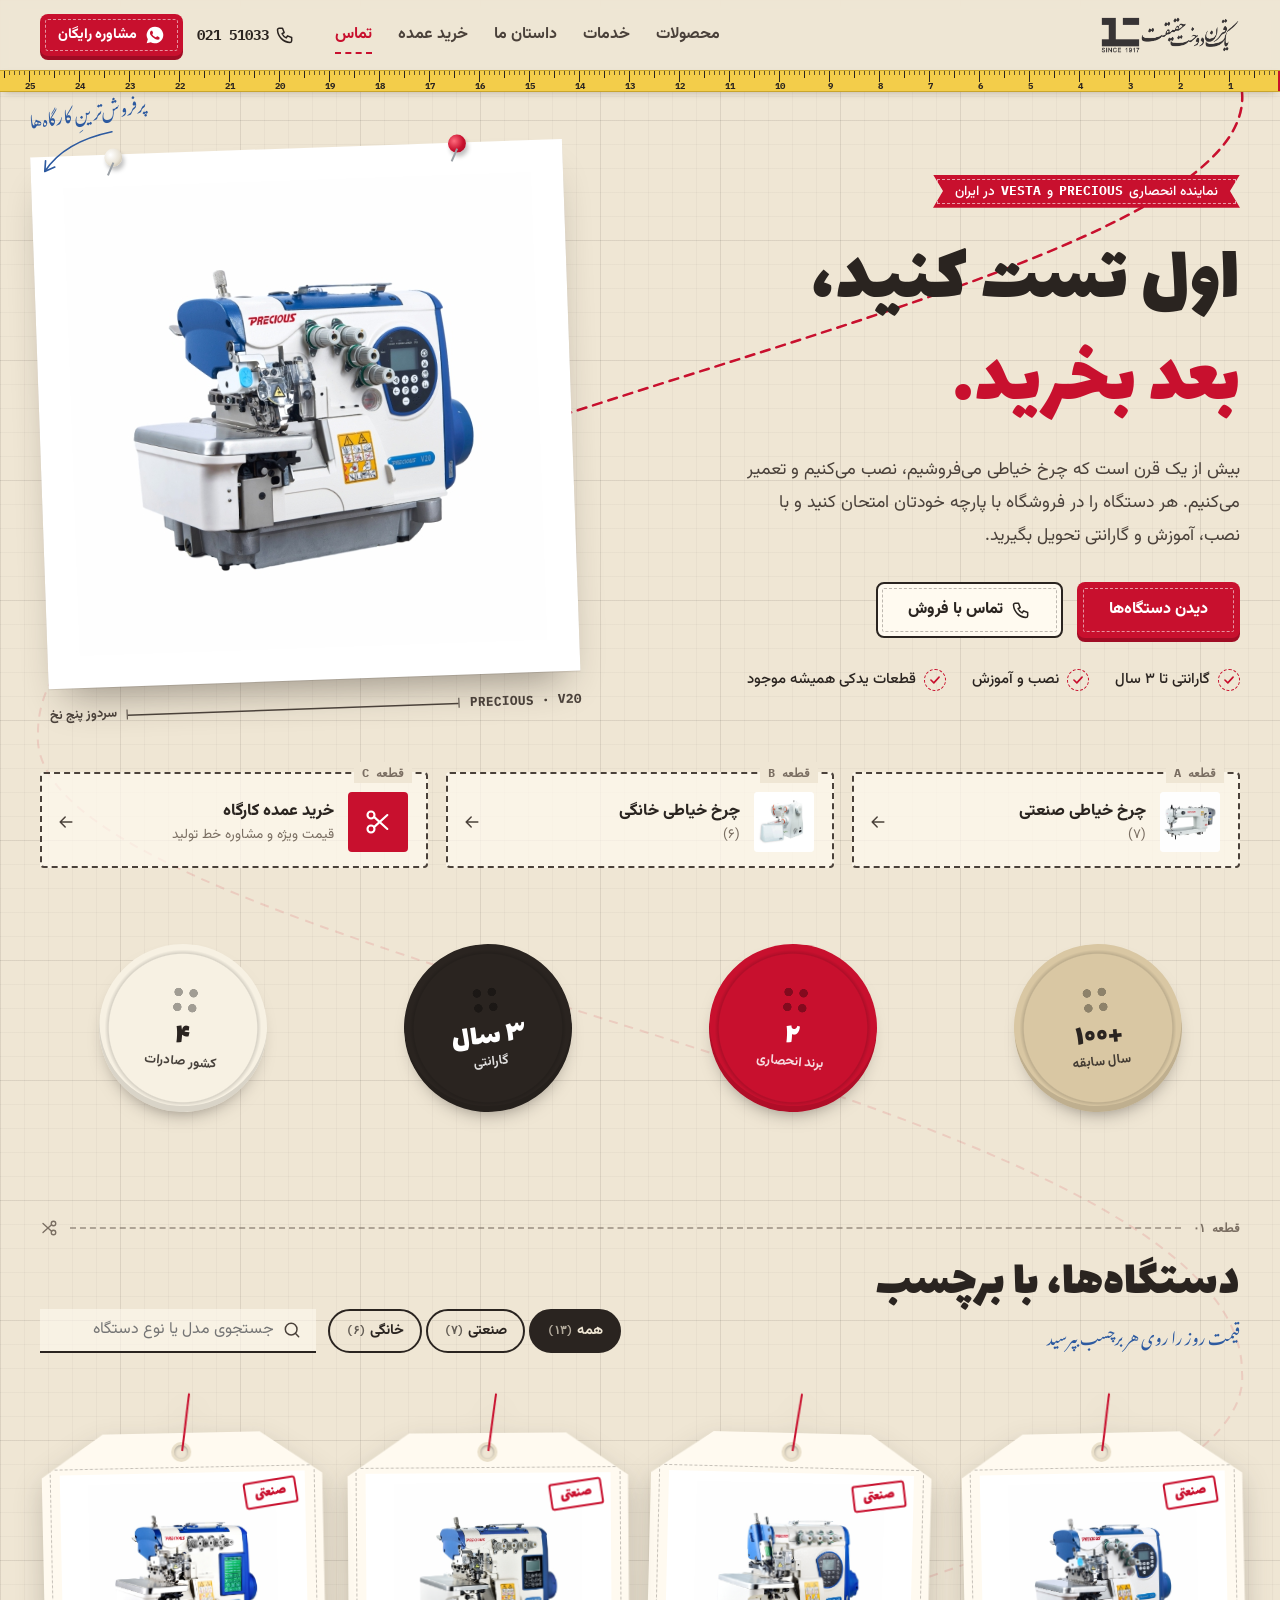
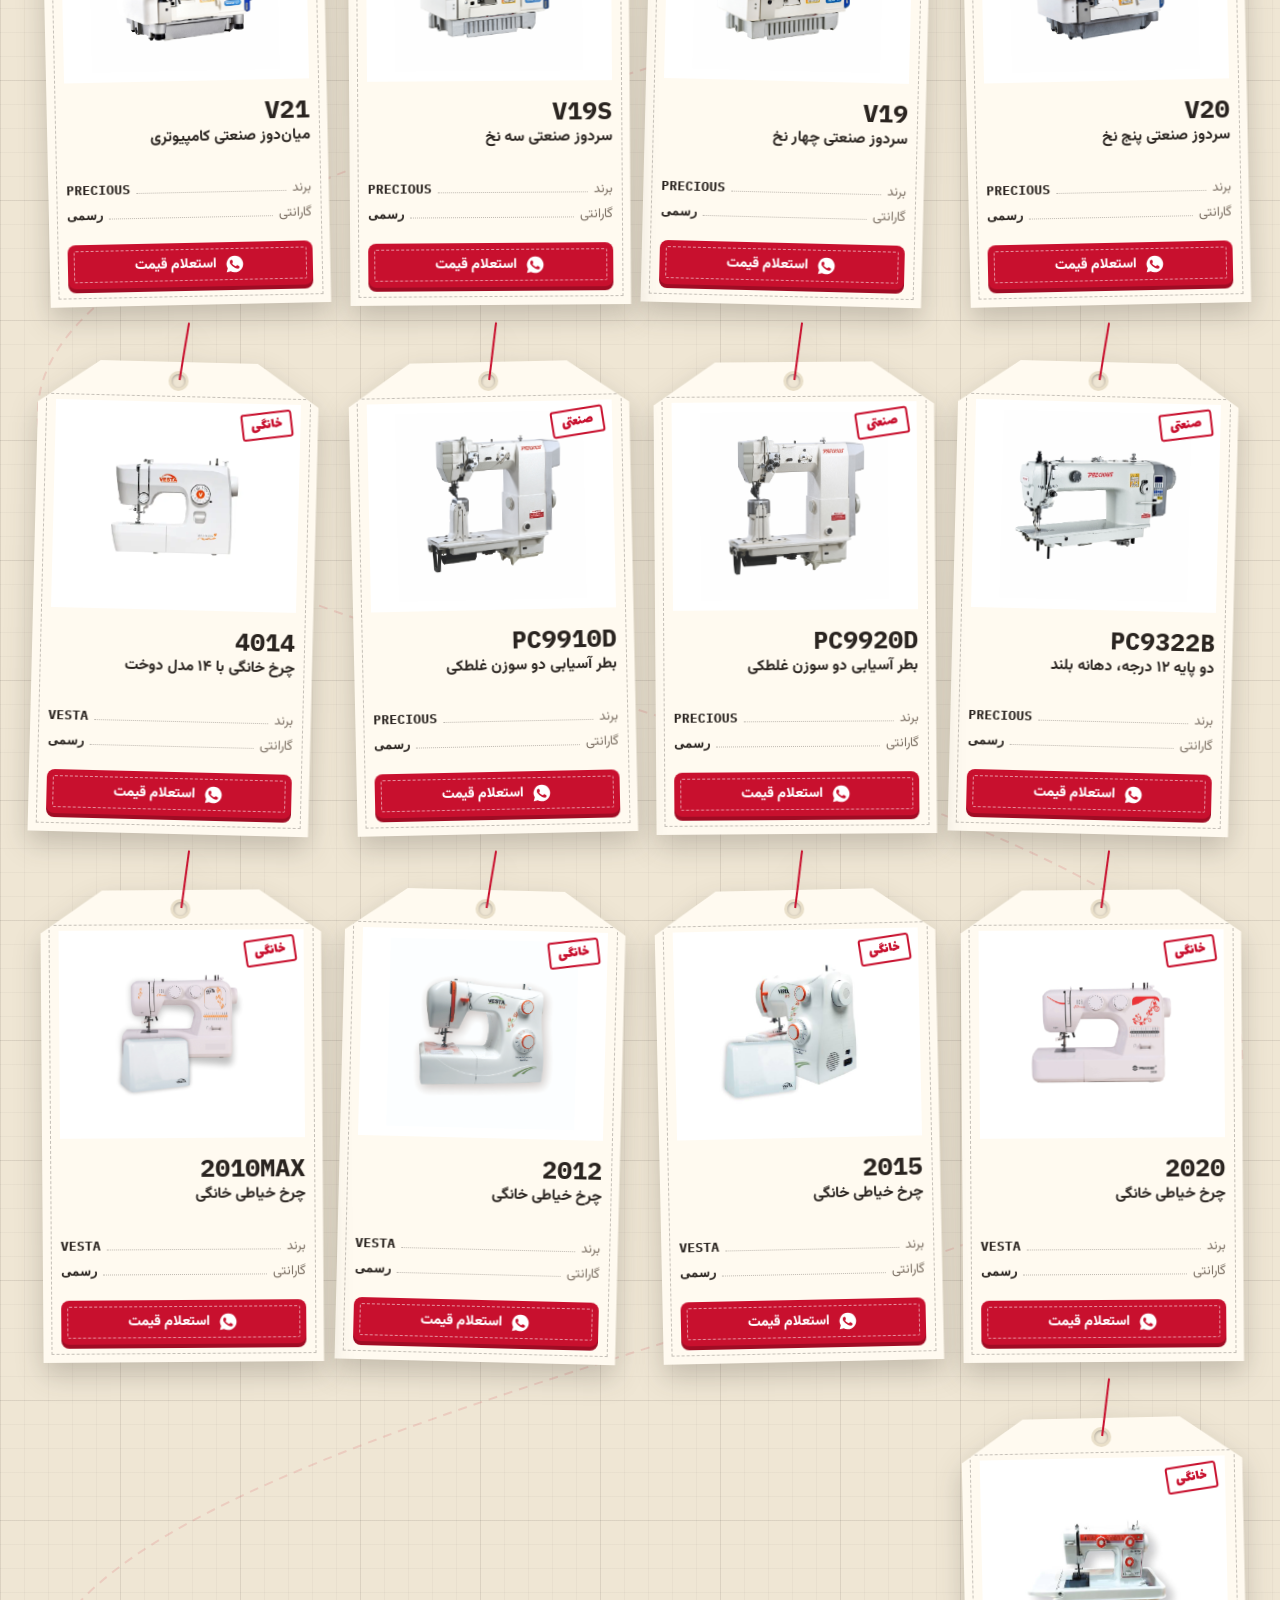
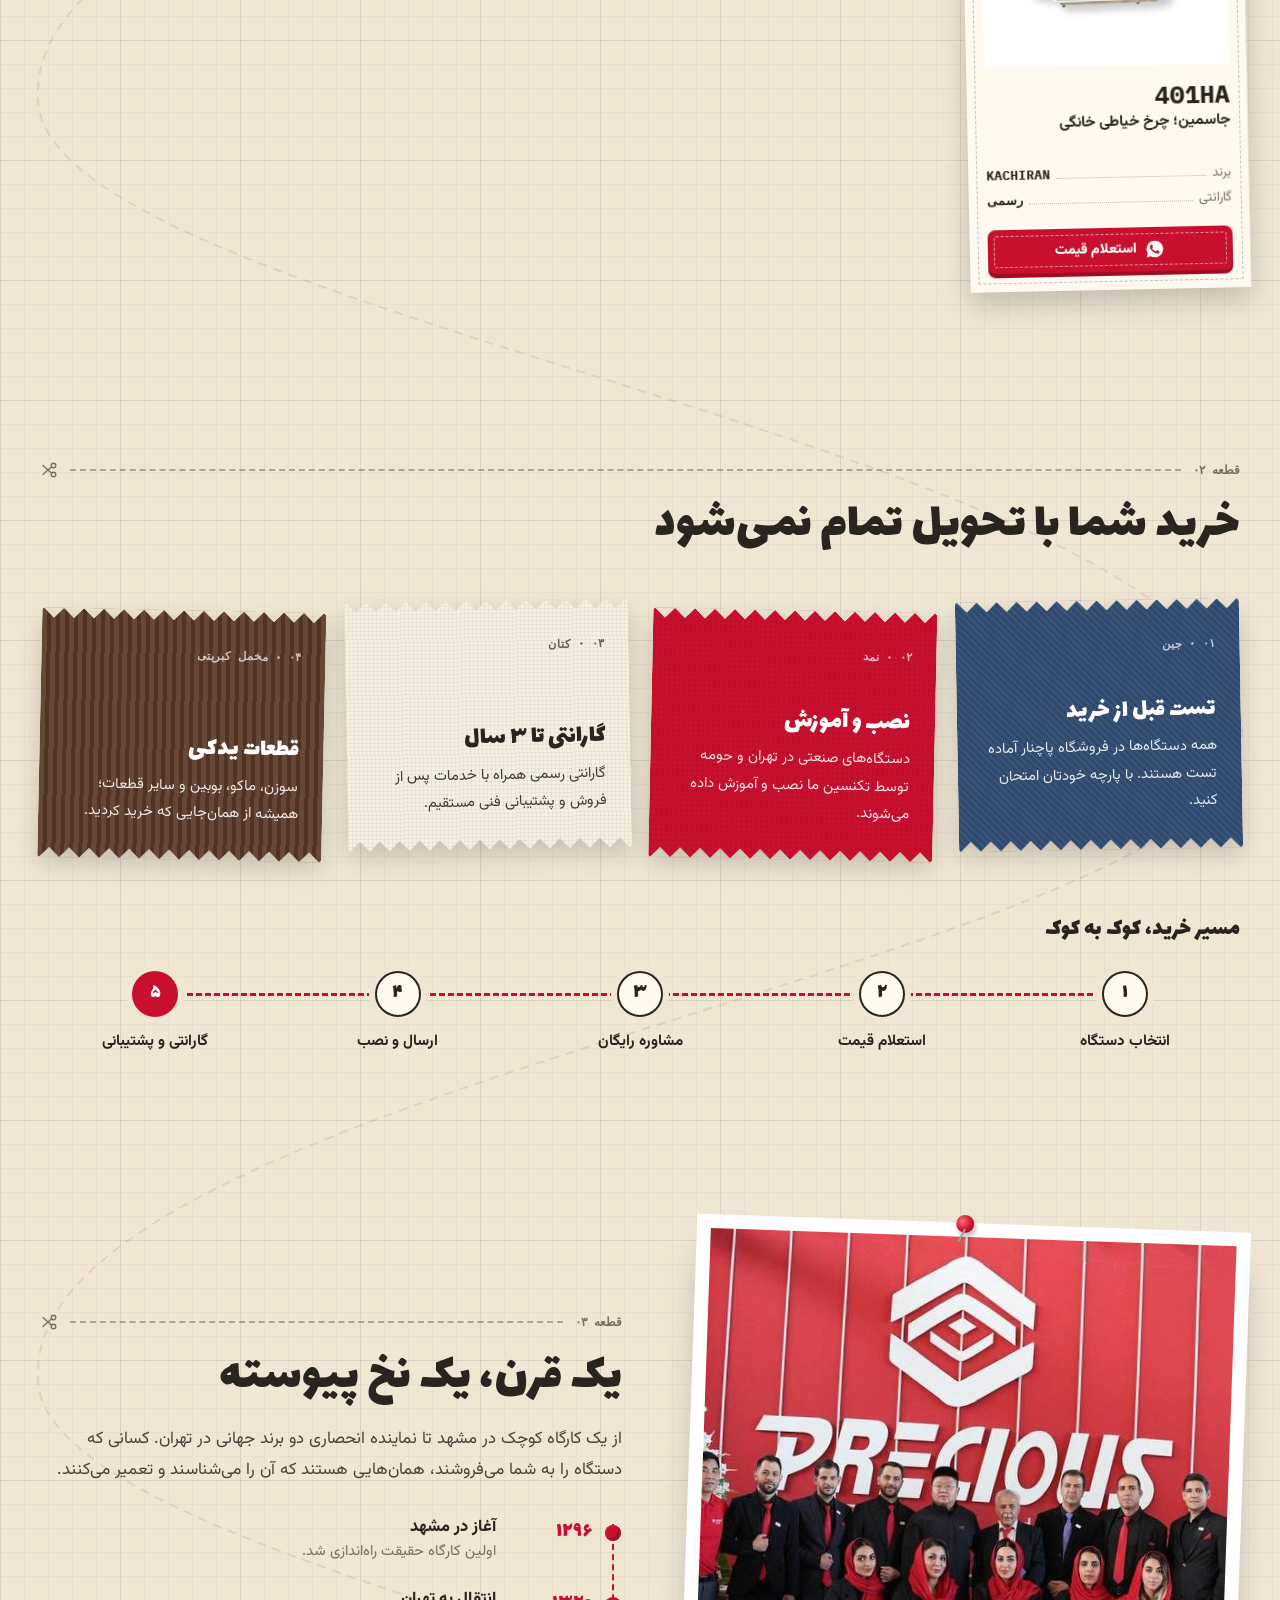
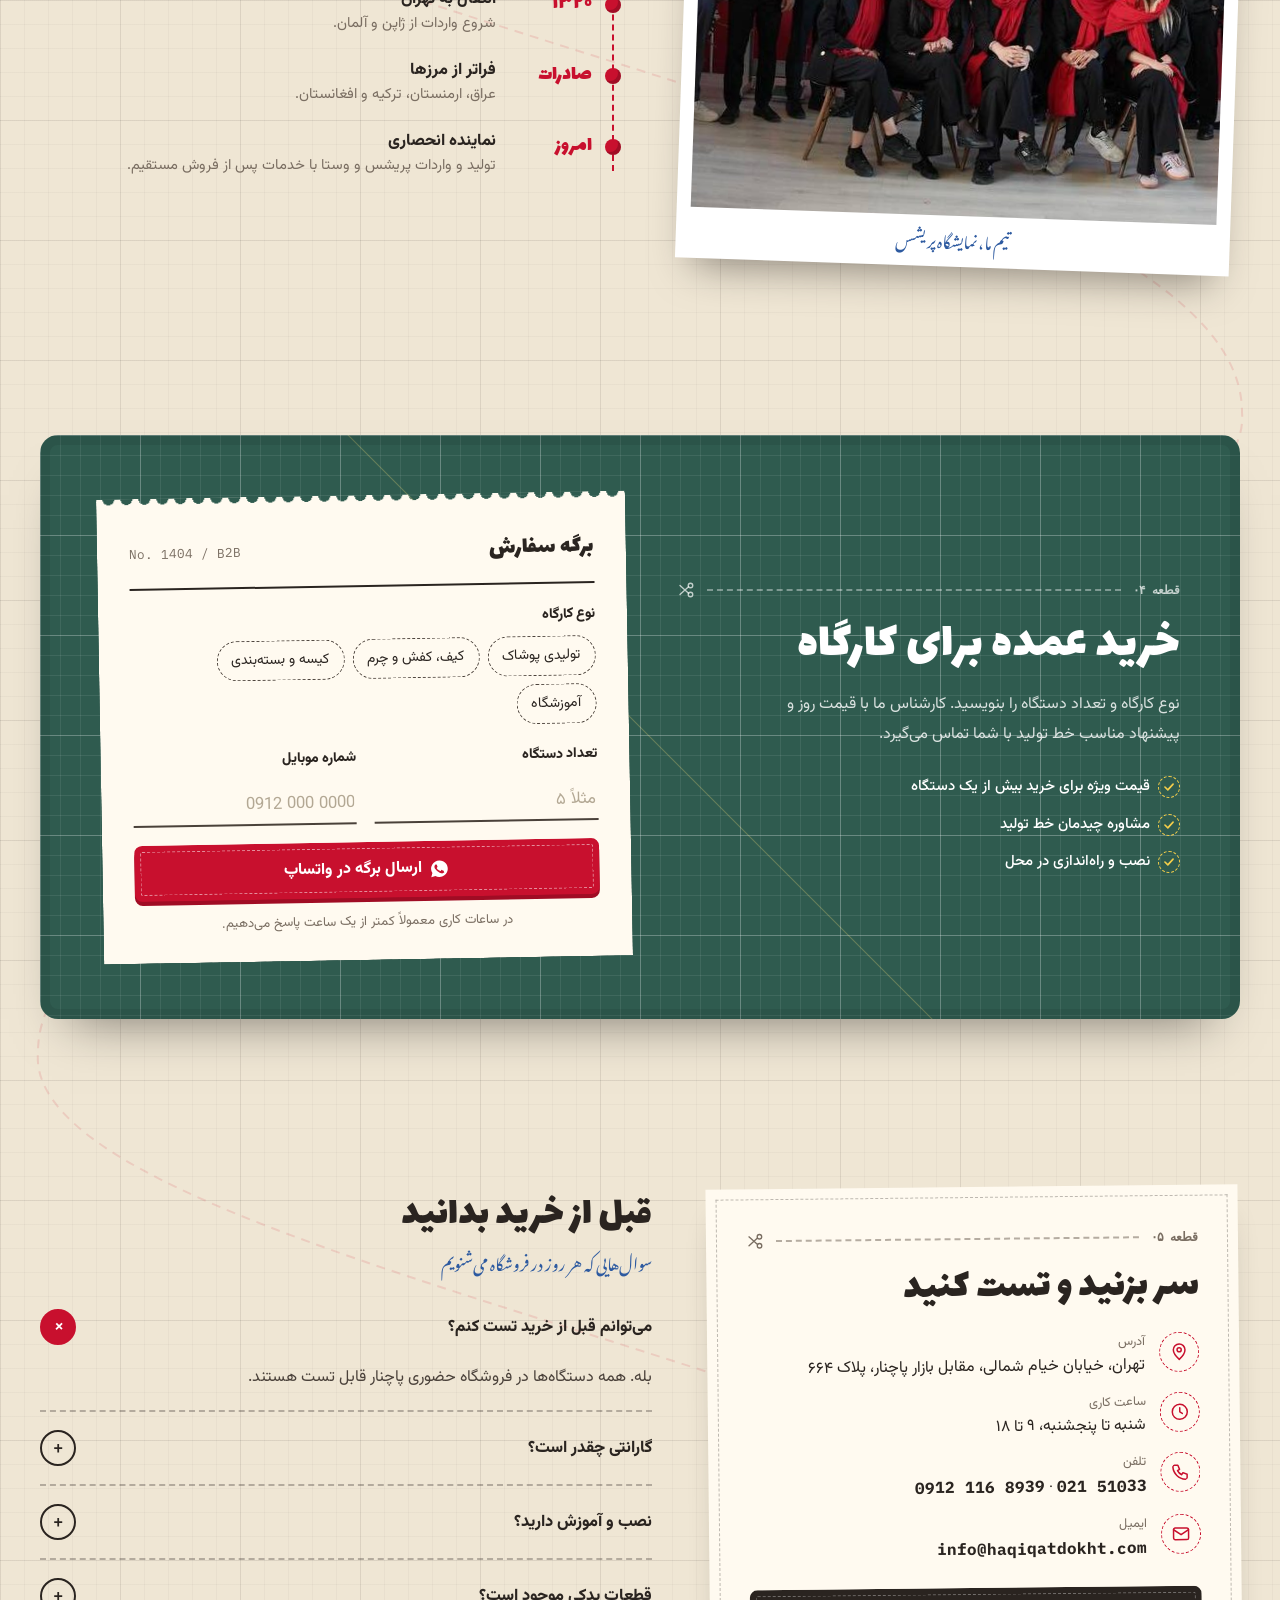
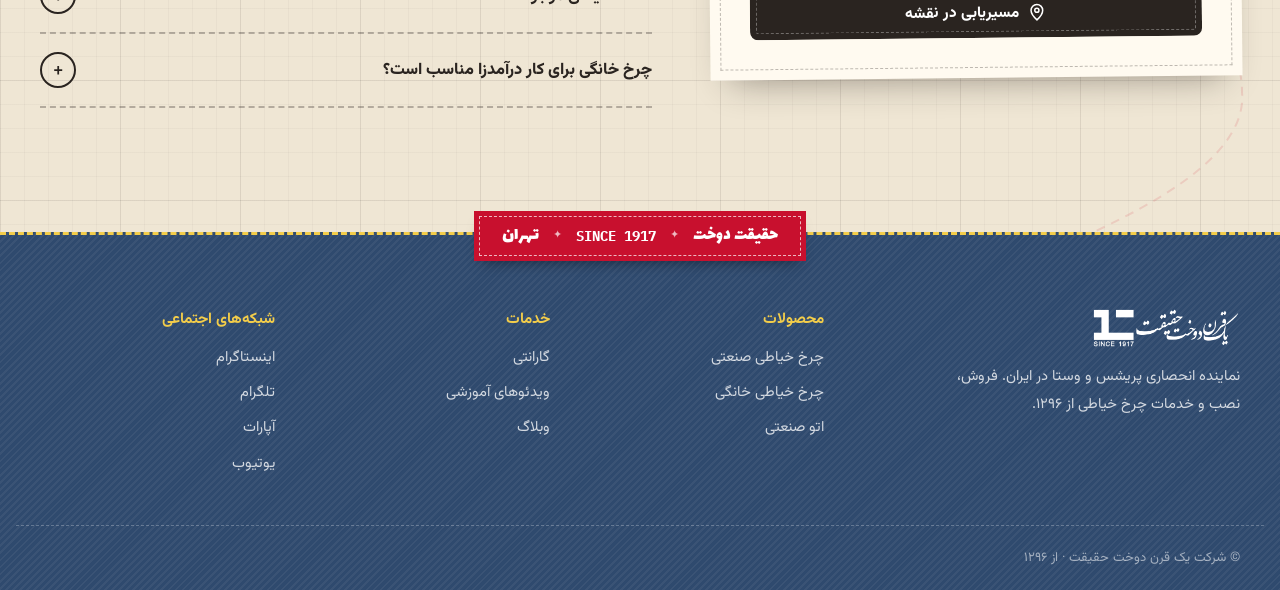
<file: web1/index.html>
<!doctype html>
<html lang="fa" dir="rtl">
<head>
  <meta charset="utf-8">
  <meta name="viewport" content="width=device-width, initial-scale=1">
  <title>حقیقت دوخت | چرخ خیاطی صنعتی و خانگی</title>
  <meta name="description" content="یک قرن دوخت حقیقت؛ نماینده انحصاری پریشس و وستا در ایران از ۱۲۹۶. چرخ خیاطی صنعتی، خانگی و اتو صنعتی با نصب، آموزش و گارانتی.">
  <meta name="theme-color" content="#efe6d4">
  <link rel="preconnect" href="https://fonts.googleapis.com">
  <link rel="preconnect" href="https://fonts.gstatic.com" crossorigin>
  <link href="https://fonts.googleapis.com/css2?family=IBM+Plex+Mono:wght@500;700&family=Lalezar&family=Noto+Nastaliq+Urdu:wght@500&family=Vazirmatn:wght@400;500;700;800&display=swap" rel="stylesheet">
  <link rel="stylesheet" href="styles.css">
</head>
<body>

  <!-- Icon sprite -->
  <svg width="0" height="0" style="position:absolute" aria-hidden="true">
    <symbol id="i-phone" viewBox="0 0 24 24"><path d="M5 4h4l2 5-2.5 1.5a11 11 0 0 0 5 5L15 13l5 2v4a2 2 0 0 1-2 2A16 16 0 0 1 3 6a2 2 0 0 1 2-2"/></symbol>
    <symbol id="i-wa" viewBox="0 0 24 24"><path fill="currentColor" stroke="none" d="M12 2a10 10 0 0 0-8.6 15.1L2 22l5-1.3A10 10 0 1 0 12 2Zm5.8 14.2c-.2.7-1.4 1.3-2 1.4-.5.1-1.2.1-1.9-.1a17 17 0 0 1-1.7-.6 13.4 13.4 0 0 1-5.2-4.6c-.4-.5-1-1.5-1-2.8s.7-2 1-2.3c.2-.3.5-.4.7-.4h.5c.2 0 .4 0 .6.5l.8 2c.1.2.1.4 0 .5l-.3.5-.4.4c-.1.2-.3.3-.1.6.2.3.8 1.3 1.6 2 1.1 1 2 1.3 2.3 1.4.3.2.4.1.6 0l.9-1c.2-.3.4-.3.6-.2l1.9.9c.3.1.5.2.5.3.1.1.1.7-.1 1.4Z"/></symbol>
    <symbol id="i-pin" viewBox="0 0 24 24"><path d="M12 21s-7-6.2-7-11.5A7 7 0 0 1 19 9.5C19 14.8 12 21 12 21z"/><circle cx="12" cy="9.5" r="2.5"/></symbol>
    <symbol id="i-clock" viewBox="0 0 24 24"><circle cx="12" cy="12" r="9"/><path d="M12 7v5l3 2"/></symbol>
    <symbol id="i-mail" viewBox="0 0 24 24"><rect x="3" y="5" width="18" height="14" rx="2"/><path d="m3 7 9 6 9-6"/></symbol>
    <symbol id="i-check" viewBox="0 0 24 24"><path d="m5 12 5 5 9-10"/></symbol>
    <symbol id="i-search" viewBox="0 0 24 24"><circle cx="11" cy="11" r="7"/><path d="m20 20-4-4"/></symbol>
    <symbol id="i-menu" viewBox="0 0 24 24"><path d="M4 7h16M4 12h16M4 17h16"/></symbol>
    <symbol id="i-close" viewBox="0 0 24 24"><path d="M6 6l12 12M18 6 6 18"/></symbol>
    <symbol id="i-arrow" viewBox="0 0 24 24"><path d="M19 12H5m6-6-6 6 6 6"/></symbol>
    <symbol id="i-scissors" viewBox="0 0 24 24"><circle cx="6" cy="6" r="3"/><circle cx="6" cy="18" r="3"/><path d="M8.6 7.6 20 18M8.6 16.4 20 6"/></symbol>
  </svg>

  <a class="skip" href="#products">رفتن به محصولات</a>

  <!-- Header with measuring tape -->
  <header class="header" id="header">
    <div class="wrap header__in">
      <a href="#top" class="header__logo" aria-label="حقیقت دوخت، صفحه اصلی">
        <img src="assets/img/logo.png" alt="یک قرن دوخت حقیقت" width="220" height="44">
      </a>
      <nav class="nav" id="nav" aria-label="منوی اصلی">
        <a href="#products">محصولات</a>
        <a href="#services">خدمات</a>
        <a href="#about">داستان ما</a>
        <a href="#wholesale">خرید عمده</a>
        <a href="#contact">تماس</a>
      </nav>
      <div class="header__end">
        <a href="tel:02151033" class="header__tel"><svg class="ic"><use href="#i-phone"/></svg><span dir="ltr">021 51033</span></a>
        <a href="https://wa.me/989121168939" target="_blank" rel="noopener" class="btn btn--red btn--sm header__wa"><svg class="ic"><use href="#i-wa"/></svg>مشاوره رایگان</a>
        <button class="menu-btn" id="menuBtn" aria-expanded="false" aria-controls="nav" aria-label="باز کردن منو">
          <svg class="ic"><use href="#i-menu"/></svg>
        </button>
      </div>
    </div>
    <div class="tape" aria-hidden="true">
      <div class="tape__ruler" id="tapeRuler"></div>
      <span class="tape__fill" id="tapeFill"></span>
    </div>
  </header>

  <main id="top">
    <!-- Red thread stitched down the page as you scroll -->
    <svg class="thread" id="thread" aria-hidden="true">
      <defs><clipPath id="threadClip"><rect id="threadRect" x="0" y="0" width="100%" height="0"/></clipPath></defs>
      <path id="threadGhost" class="thread__ghost"/>
      <path id="threadPath" class="thread__line" clip-path="url(#threadClip)"/>
      <g id="needle" class="needle"><line x1="0" y1="-26" x2="0" y2="18"/><ellipse cx="0" cy="-20" rx="1.6" ry="4"/></g>
    </svg>

    <!-- ============ HERO ============ -->
    <section class="hero">
      <div class="wrap hero__in">
        <div class="hero__copy">
          <p class="label-strip">نماینده انحصاری <b dir="ltr">PRECIOUS</b> و <b dir="ltr">VESTA</b> در ایران</p>
          <h1>اول تست کنید،<br><span class="red">بعد بخرید.</span></h1>
          <p class="hero__lead">بیش از یک قرن است که چرخ خیاطی می‌فروشیم، نصب می‌کنیم و تعمیر می‌کنیم. هر دستگاه را در فروشگاه با پارچه خودتان امتحان کنید و با نصب، آموزش و گارانتی تحویل بگیرید.</p>
          <div class="hero__cta">
            <a href="#products" class="btn btn--red btn--lg">دیدن دستگاه‌ها</a>
            <a href="tel:02151033" class="btn btn--line btn--lg"><svg class="ic"><use href="#i-phone"/></svg>تماس با فروش</a>
          </div>
          <ul class="checks">
            <li><svg class="ic"><use href="#i-check"/></svg>گارانتی تا ۳ سال</li>
            <li><svg class="ic"><use href="#i-check"/></svg>نصب و آموزش</li>
            <li><svg class="ic"><use href="#i-check"/></svg>قطعات یدکی همیشه موجود</li>
          </ul>
        </div>

        <figure class="swatch-photo">
          <span class="pin pin--a"></span><span class="pin pin--b"></span>
          <div class="swatch-photo__img">
            <img src="assets/img/V-20.jpg" alt="چرخ سردوز پنج نخ پریشس V20" width="560" height="560">
          </div>
          <figcaption class="dim"><span dir="ltr">PRECIOUS · V20</span><i></i><span>سردوز پنج نخ</span></figcaption>
          <p class="chalk chalk--hero">پرفروش‌ترینِ کارگاه‌ها
            <svg viewBox="0 0 120 60" aria-hidden="true"><path d="M110 8 C 80 10, 40 18, 14 48 M14 48 l3 -14 M14 48 l14 -4"/></svg>
          </p>
        </figure>
      </div>

      <div class="wrap cats">
        <button class="piece-card" data-go="industrial">
          <span class="piece-card__no">قطعه A</span>
          <img src="assets/img/PC9322B.jpg" alt="" loading="lazy">
          <span class="piece-card__txt"><strong>چرخ خیاطی صنعتی</strong><small data-count-cat="industrial"></small></span>
          <svg class="ic"><use href="#i-arrow"/></svg>
        </button>
        <button class="piece-card" data-go="home">
          <span class="piece-card__no">قطعه B</span>
          <img src="assets/img/2015.jpg" alt="" loading="lazy">
          <span class="piece-card__txt"><strong>چرخ خیاطی خانگی</strong><small data-count-cat="home"></small></span>
          <svg class="ic"><use href="#i-arrow"/></svg>
        </button>
        <a class="piece-card" href="#wholesale">
          <span class="piece-card__no">قطعه C</span>
          <span class="piece-card__icon"><svg class="ic"><use href="#i-scissors"/></svg></span>
          <span class="piece-card__txt"><strong>خرید عمده کارگاه</strong><small>قیمت ویژه و مشاوره خط تولید</small></span>
          <svg class="ic"><use href="#i-arrow"/></svg>
        </a>
      </div>
    </section>

    <!-- ============ STATS AS SEWING BUTTONS ============ -->
    <section class="buttons" aria-label="حقیقت دوخت در یک نگاه">
      <div class="wrap buttons__in">
        <div class="sbtn"><span class="sbtn__holes"></span><strong>+۱۰۰</strong><small>سال سابقه</small></div>
        <div class="sbtn sbtn--red"><span class="sbtn__holes"></span><strong>۲</strong><small>برند انحصاری</small></div>
        <div class="sbtn sbtn--ink"><span class="sbtn__holes"></span><strong>۳ سال</strong><small>گارانتی</small></div>
        <div class="sbtn sbtn--bone"><span class="sbtn__holes"></span><strong>۴</strong><small>کشور صادرات</small></div>
      </div>
    </section>

    <!-- ============ PRODUCTS ============ -->
    <section class="section" id="products">
      <div class="wrap">
        <header class="sec-head">
          <div class="cutline"><span>قطعه ۰۱</span><svg class="ic"><use href="#i-scissors"/></svg></div>
          <div class="sec-head__row">
            <div>
              <h2>دستگاه‌ها، با برچسب</h2>
              <p class="chalk">قیمت روز را روی هر برچسب بپرسید</p>
            </div>
            <div class="toolbar">
              <div class="seg" role="tablist" aria-label="دسته محصولات">
                <button class="seg__btn is-active" data-filter="all" role="tab" aria-selected="true">همه <span data-count-cat="all"></span></button>
                <button class="seg__btn" data-filter="industrial" role="tab" aria-selected="false">صنعتی <span data-count-cat="industrial"></span></button>
                <button class="seg__btn" data-filter="home" role="tab" aria-selected="false">خانگی <span data-count-cat="home"></span></button>
              </div>
              <label class="search">
                <svg class="ic"><use href="#i-search"/></svg>
                <input type="search" id="search" placeholder="جستجوی مدل یا نوع دستگاه" aria-label="جستجو در محصولات">
              </label>
            </div>
          </div>
        </header>

        <div class="tags" id="grid" aria-live="polite"><!-- rendered by script.js --></div>
        <p class="empty" id="empty" hidden>برچسبی با این مشخصات پیدا نشد. <button class="link" id="clearSearch">نمایش همه</button></p>
      </div>
    </section>

    <!-- ============ SERVICES AS FABRIC SWATCHES ============ -->
    <section class="section" id="services">
      <div class="wrap">
        <header class="sec-head">
          <div class="cutline"><span>قطعه ۰۲</span><svg class="ic"><use href="#i-scissors"/></svg></div>
          <h2>خرید شما با تحویل تمام نمی‌شود</h2>
        </header>

        <div class="swatches">
          <article class="swatch swatch--denim">
            <span class="swatch__code">۰۱ · جین</span>
            <h3>تست قبل از خرید</h3>
            <p>همه دستگاه‌ها در فروشگاه پاچنار آماده تست هستند. با پارچه خودتان امتحان کنید.</p>
          </article>
          <article class="swatch swatch--felt">
            <span class="swatch__code">۰۲ · نمد</span>
            <h3>نصب و آموزش</h3>
            <p>دستگاه‌های صنعتی در تهران و حومه توسط تکنسین ما نصب و آموزش داده می‌شوند.</p>
          </article>
          <article class="swatch swatch--linen">
            <span class="swatch__code">۰۳ · کتان</span>
            <h3>گارانتی تا ۳ سال</h3>
            <p>گارانتی رسمی همراه با خدمات پس از فروش و پشتیبانی فنی مستقیم.</p>
          </article>
          <article class="swatch swatch--cord">
            <span class="swatch__code">۰۴ · مخمل کبریتی</span>
            <h3>قطعات یدکی</h3>
            <p>سوزن، ماکو، بوبین و سایر قطعات؛ همیشه از همان‌جایی که خرید کردید.</p>
          </article>
        </div>

        <div class="seam">
          <h3 class="seam__title">مسیر خرید، کوک به کوک</h3>
          <ol>
            <li><b>۱</b>انتخاب دستگاه</li>
            <li><b>۲</b>استعلام قیمت</li>
            <li><b>۳</b>مشاوره رایگان</li>
            <li><b>۴</b>ارسال و نصب</li>
            <li><b>۵</b>گارانتی و پشتیبانی</li>
          </ol>
        </div>
      </div>
    </section>

    <!-- ============ STORY ============ -->
    <section class="section" id="about">
      <div class="wrap story">
        <figure class="polaroid">
          <span class="pin pin--a"></span>
          <img src="assets/img/exhibition.jpg" alt="تیم حقیقت دوخت در نمایشگاه پریشس" loading="lazy">
          <figcaption class="chalk">تیم ما، نمایشگاه پریشس</figcaption>
        </figure>
        <div class="story__copy">
          <div class="cutline"><span>قطعه ۰۳</span><svg class="ic"><use href="#i-scissors"/></svg></div>
          <h2>یک قرن، یک نخ پیوسته</h2>
          <p class="story__lead">از یک کارگاه کوچک در مشهد تا نماینده انحصاری دو برند جهانی در تهران. کسانی که دستگاه را به شما می‌فروشند، همان‌هایی هستند که آن را می‌شناسند و تعمیر می‌کنند.</p>
          <ol class="knots">
            <li><span>۱۲۹۶</span><div><h3>آغاز در مشهد</h3><p>اولین کارگاه حقیقت راه‌اندازی شد.</p></div></li>
            <li><span>۱۳۲۰</span><div><h3>انتقال به تهران</h3><p>شروع واردات از ژاپن و آلمان.</p></div></li>
            <li><span>صادرات</span><div><h3>فراتر از مرزها</h3><p>عراق، ارمنستان، ترکیه و افغانستان.</p></div></li>
            <li><span>امروز</span><div><h3>نماینده انحصاری</h3><p>تولید و واردات پریشس و وستا با خدمات پس از فروش مستقیم.</p></div></li>
          </ol>
        </div>
      </div>
    </section>

    <!-- ============ WHOLESALE ON A CUTTING MAT ============ -->
    <section class="section" id="wholesale">
      <div class="wrap">
        <div class="mat">
          <div class="mat__copy">
            <div class="cutline cutline--light"><span>قطعه ۰۴</span><svg class="ic"><use href="#i-scissors"/></svg></div>
            <h2>خرید عمده برای کارگاه</h2>
            <p>نوع کارگاه و تعداد دستگاه را بنویسید. کارشناس ما با قیمت روز و پیشنهاد مناسب خط تولید با شما تماس می‌گیرد.</p>
            <ul class="checks checks--light">
              <li><svg class="ic"><use href="#i-check"/></svg>قیمت ویژه برای خرید بیش از یک دستگاه</li>
              <li><svg class="ic"><use href="#i-check"/></svg>مشاوره چیدمان خط تولید</li>
              <li><svg class="ic"><use href="#i-check"/></svg>نصب و راه‌اندازی در محل</li>
            </ul>
          </div>

          <form class="slip" id="wholesaleForm" novalidate>
            <div class="slip__head">
              <strong>برگه سفارش</strong>
              <span dir="ltr">No. 1404 / B2B</span>
            </div>

            <fieldset>
              <legend>نوع کارگاه</legend>
              <div class="chips">
                <label><input type="radio" name="type" value="تولیدی پوشاک"><span>تولیدی پوشاک</span></label>
                <label><input type="radio" name="type" value="کیف، کفش و چرم"><span>کیف، کفش و چرم</span></label>
                <label><input type="radio" name="type" value="کیسه و بسته‌بندی"><span>کیسه و بسته‌بندی</span></label>
                <label><input type="radio" name="type" value="آموزشگاه"><span>آموزشگاه</span></label>
              </div>
              <p class="form__err" data-for="type">نوع کارگاه را انتخاب کنید.</p>
            </fieldset>

            <div class="slip__row">
              <label class="field">
                <span>تعداد دستگاه</span>
                <input type="text" name="count" inputmode="numeric" placeholder="مثلاً ۵">
                <p class="form__err" data-for="count">تعداد دستگاه را وارد کنید.</p>
              </label>
              <label class="field">
                <span>شماره موبایل</span>
                <input type="tel" name="mobile" dir="ltr" placeholder="0912 000 0000" autocomplete="tel">
                <p class="form__err" data-for="mobile">شماره موبایل معتبر نیست.</p>
              </label>
            </div>

            <button class="btn btn--red btn--lg btn--block" type="submit"><svg class="ic"><use href="#i-wa"/></svg>ارسال برگه در واتساپ</button>
            <p class="form__hint">در ساعات کاری معمولاً کمتر از یک ساعت پاسخ می‌دهیم.</p>
          </form>
        </div>
      </div>
    </section>

    <!-- ============ CONTACT + FAQ ============ -->
    <section class="section" id="contact">
      <div class="wrap contact">
        <div class="label-card">
          <div class="cutline"><span>قطعه ۰۵</span><svg class="ic"><use href="#i-scissors"/></svg></div>
          <h2>سر بزنید و تست کنید</h2>
          <ul class="contact__list">
            <li><svg class="ic"><use href="#i-pin"/></svg><div><small>آدرس</small>تهران، خیابان خیام شمالی، مقابل بازار پاچنار، پلاک ۶۶۴</div></li>
            <li><svg class="ic"><use href="#i-clock"/></svg><div><small>ساعت کاری</small>شنبه تا پنجشنبه، ۹ تا ۱۸</div></li>
            <li><svg class="ic"><use href="#i-phone"/></svg><div><small>تلفن</small><span><a href="tel:02151033" dir="ltr">021 51033</a> · <a href="tel:09121168939" dir="ltr">0912 116 8939</a></span></div></li>
            <li><svg class="ic"><use href="#i-mail"/></svg><div><small>ایمیل</small><a href="mailto:info@haqiqatdokht.com">info@haqiqatdokht.com</a></div></li>
          </ul>
          <a class="btn btn--ink btn--block" href="https://www.google.com/maps/search/?api=1&query=Khayyam+St+Pachenar+Tehran" target="_blank" rel="noopener"><svg class="ic"><use href="#i-pin"/></svg>مسیریابی در نقشه</a>
        </div>

        <div class="faq">
          <h2>قبل از خرید بدانید</h2>
          <p class="chalk">سوال‌هایی که هر روز در فروشگاه می‌شنویم</p>
          <details open><summary>می‌توانم قبل از خرید تست کنم؟</summary><p>بله. همه دستگاه‌ها در فروشگاه حضوری پاچنار قابل تست هستند.</p></details>
          <details><summary>گارانتی چقدر است؟</summary><p>بسته به محصول، از ۶ ماه تا ۳ سال.</p></details>
          <details><summary>نصب و آموزش دارید؟</summary><p>بله، برای دستگاه‌های صنعتی در تهران و حومه.</p></details>
          <details><summary>قطعات یدکی موجود است؟</summary><p>سوزن، ماکو، بوبین و سایر قطعات. برای موجودی تماس بگیرید.</p></details>
          <details><summary>چرخ خانگی برای کار درآمدزا مناسب است؟</summary><p>برای دوخت تمام‌وقت، چرخ صنعتی پیشنهاد می‌شود. چرخ خانگی برای مصرف روزمره و اصلاح لباس عالی است.</p></details>
        </div>
      </div>
    </section>
  </main>

  <!-- ============ FOOTER (denim) ============ -->
  <footer class="footer">
    <div class="woven"><span>حقیقت دوخت</span><i>✦</i><span dir="ltr">SINCE 1917</span><i>✦</i><span>تهران</span></div>
    <div class="wrap footer__in">
      <div class="footer__brand">
        <img src="assets/img/logo.png" alt="یک قرن دوخت حقیقت" width="200" height="40">
        <p>نماینده انحصاری پریشس و وستا در ایران. فروش، نصب و خدمات چرخ خیاطی از ۱۲۹۶.</p>
      </div>
      <div class="footer__col">
        <h4>محصولات</h4>
        <a href="#products" data-go="industrial">چرخ خیاطی صنعتی</a>
        <a href="#products" data-go="home">چرخ خیاطی خانگی</a>
        <a href="#contact">اتو صنعتی</a>
      </div>
      <div class="footer__col">
        <h4>خدمات</h4>
        <a href="https://haqiqatdokht.com/warranty/">گارانتی</a>
        <a href="https://haqiqatdokht.com/video/">ویدئوهای آموزشی</a>
        <a href="https://haqiqatdokht.com/blog/">وبلاگ</a>
      </div>
      <div class="footer__col">
        <h4>شبکه‌های اجتماعی</h4>
        <a href="https://www.instagram.com/haqiqatdokht" target="_blank" rel="noopener">اینستاگرام</a>
        <a href="https://t.me/haqiqatdokht" target="_blank" rel="noopener">تلگرام</a>
        <a href="https://www.aparat.com/HAQIQATDOKHT" target="_blank" rel="noopener">آپارات</a>
        <a href="https://www.youtube.com/channel/UC2vU9ic2P-tChWRxPHci4Zw" target="_blank" rel="noopener">یوتیوب</a>
      </div>
    </div>
    <div class="wrap footer__copy">© شرکت یک قرن دوخت حقیقت · از ۱۲۹۶</div>
  </footer>

  <!-- Mobile action bar -->
  <div class="actionbar">
    <a href="tel:02151033" class="btn btn--line"><svg class="ic"><use href="#i-phone"/></svg>تماس</a>
    <a href="https://wa.me/989121168939" target="_blank" rel="noopener" class="btn btn--red"><svg class="ic"><use href="#i-wa"/></svg>واتساپ</a>
  </div>

  <script src="script.js"></script>
</body>
</html>
</file>
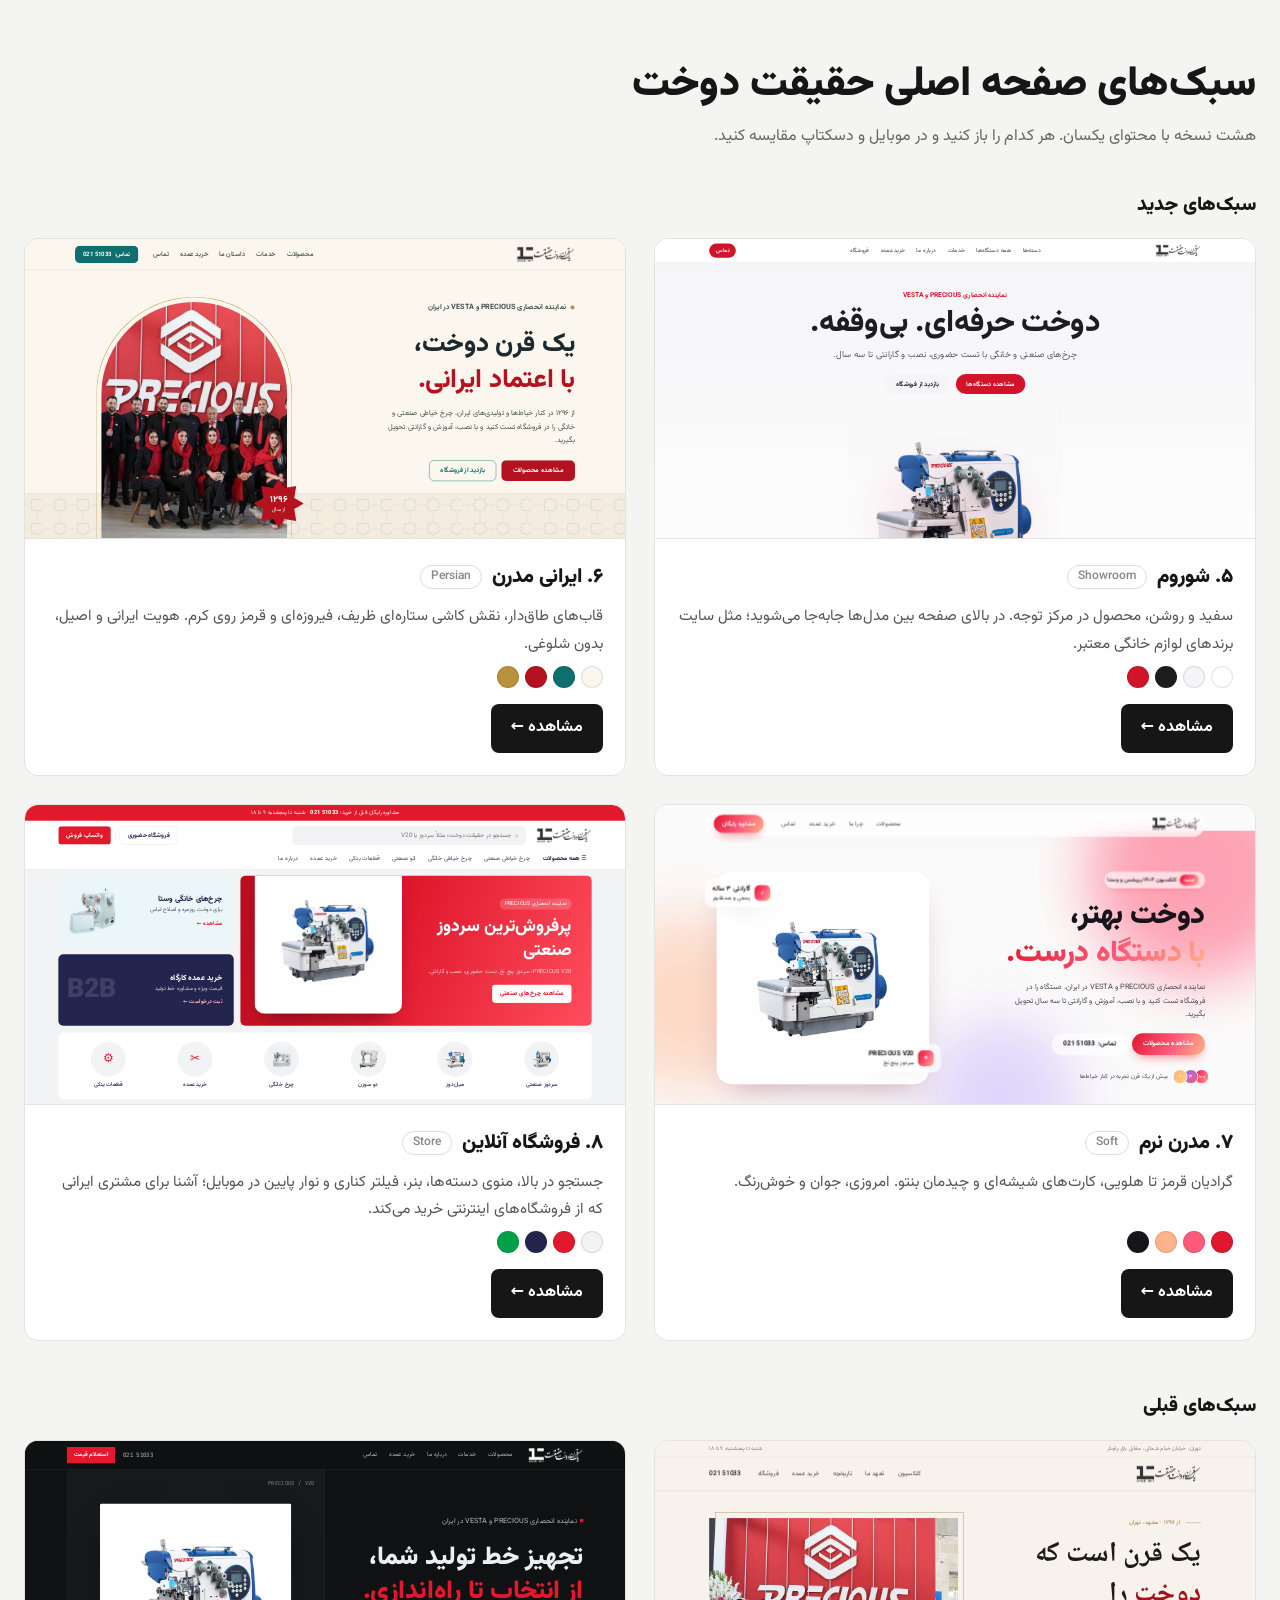
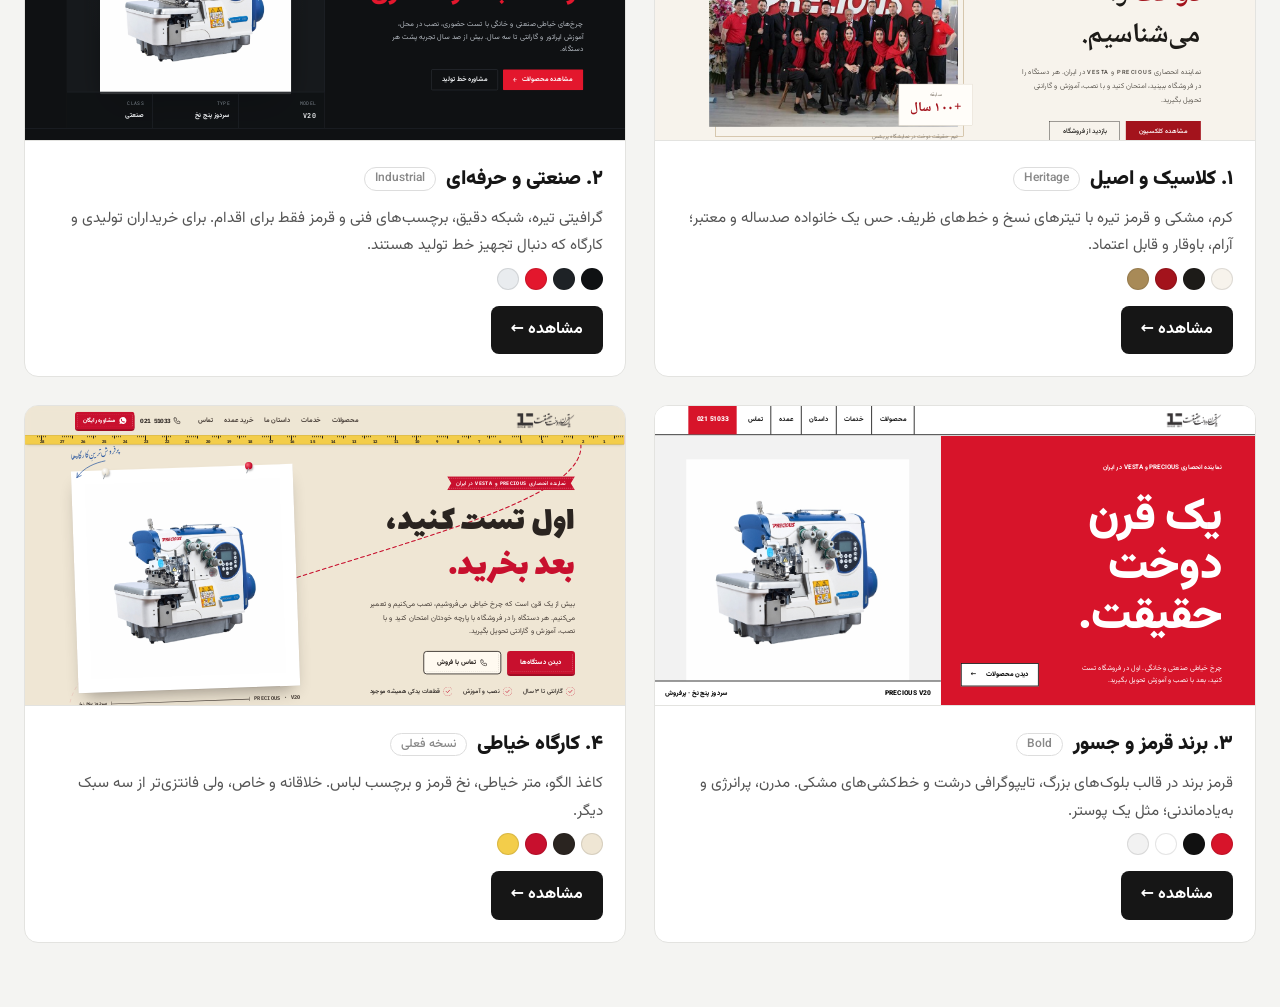
<file: web1/concepts/index.html>
<!doctype html>
<html lang="fa" dir="rtl">
<head>
  <meta charset="utf-8">
  <meta name="viewport" content="width=device-width, initial-scale=1">
  <title>حقیقت دوخت | مقایسه سبک‌ها</title>
  <link rel="preconnect" href="https://fonts.googleapis.com">
  <link rel="preconnect" href="https://fonts.gstatic.com" crossorigin>
  <link href="https://fonts.googleapis.com/css2?family=Vazirmatn:wght@400;500;700;900&display=swap" rel="stylesheet">
  <style>
    * { box-sizing: border-box; margin: 0; padding: 0; }
    body { font-family: "Vazirmatn", system-ui, sans-serif; background: #f4f4f2; color: #161616; line-height: 1.8; padding: 48px 24px 64px; }
    .wrap { max-width: 1240px; margin-inline: auto; }
    h1 { font-size: clamp(1.8rem, 3.5vw, 2.6rem); font-weight: 900; }
    .intro { color: #666; margin-bottom: 36px; }
    .group { font-size: 1.2rem; font-weight: 900; margin: 8px 0 16px; }
    .grid + .group { margin-top: 48px; }
    .grid { display: grid; grid-template-columns: repeat(2, 1fr); gap: 28px; }
    .card { color: inherit; text-decoration: none; background: #fff; border: 1px solid #e3e3e0; border-radius: 14px; overflow: hidden; display: flex; flex-direction: column; transition: box-shadow .2s, transform .2s; }
    .card:hover { box-shadow: 0 20px 40px -24px rgba(0,0,0,.35); transform: translateY(-3px); }
    .shot { position: relative; height: 300px; overflow: hidden; border-bottom: 1px solid #e3e3e0; background: #eee; }
    .shot iframe { position: absolute; top: 0; right: 0; width: 1440px; height: 1000px; border: 0; transform: scale(var(--s, .41)); transform-origin: top right; pointer-events: none; }
    .body { padding: 20px 22px 22px; display: flex; flex-direction: column; gap: 8px; flex: 1; }
    .body h2 { font-size: 1.25rem; font-weight: 900; display: flex; align-items: center; gap: 10px; }
    .body h2 small { font-size: .75rem; font-weight: 500; color: #888; border: 1px solid #ddd; border-radius: 999px; padding: 0 10px; }
    .body p { color: #555; font-size: .95rem; flex: 1; }
    .swatches { display: flex; gap: 6px; }
    .swatches i { width: 22px; height: 22px; border-radius: 50%; border: 1px solid rgba(0,0,0,.1); }
    .open { margin-top: 8px; display: inline-flex; align-self: flex-start; gap: 8px; padding: 10px 20px; border-radius: 8px; background: #161616; color: #fff; font-weight: 700; text-decoration: none; }
    .open:hover { background: #c8102e; }
    @media (max-width: 820px) { .grid { grid-template-columns: 1fr; } .shot { height: 240px; } }
  </style>
</head>
<body>
  <div class="wrap">
    <h1>سبک‌های صفحه اصلی حقیقت دوخت</h1>
    <p class="intro">هشت نسخه با محتوای یکسان. هر کدام را باز کنید و در موبایل و دسکتاپ مقایسه کنید.</p>

    <h2 class="group">سبک‌های جدید</h2>
    <div class="grid">
      <a class="card" href="showroom.html">
        <div class="shot"><iframe src="showroom.html" title="پیش‌نمایش سبک شوروم" loading="lazy" tabindex="-1"></iframe></div>
        <div class="body">
          <h2>۵. شوروم <small>Showroom</small></h2>
          <p>سفید و روشن، محصول در مرکز توجه. در بالای صفحه بین مدل‌ها جابه‌جا می‌شوید؛ مثل سایت برندهای لوازم خانگی معتبر.</p>
          <div class="swatches"><i style="background:#fff"></i><i style="background:#f5f5f7"></i><i style="background:#1d1d1f"></i><i style="background:#d2142b"></i></div>
          <span class="open">مشاهده ←</span>
        </div>
      </a>

      <a class="card" href="persian.html">
        <div class="shot"><iframe src="persian.html" title="پیش‌نمایش سبک ایرانی" loading="lazy" tabindex="-1"></iframe></div>
        <div class="body">
          <h2>۶. ایرانی مدرن <small>Persian</small></h2>
          <p>قاب‌های طاق‌دار، نقش کاشی ستاره‌ای ظریف، فیروزه‌ای و قرمز روی کرم. هویت ایرانی و اصیل، بدون شلوغی.</p>
          <div class="swatches"><i style="background:#fbf7ef"></i><i style="background:#0f6e6e"></i><i style="background:#b5121f"></i><i style="background:#b8913b"></i></div>
          <span class="open">مشاهده ←</span>
        </div>
      </a>

      <a class="card" href="soft.html">
        <div class="shot"><iframe src="soft.html" title="پیش‌نمایش سبک مدرن نرم" loading="lazy" tabindex="-1"></iframe></div>
        <div class="body">
          <h2>۷. مدرن نرم <small>Soft</small></h2>
          <p>گرادیان قرمز تا هلویی، کارت‌های شیشه‌ای و چیدمان بنتو. امروزی، جوان و خوش‌رنگ.</p>
          <div class="swatches"><i style="background:#e0182f"></i><i style="background:#ff5a7a"></i><i style="background:#ffb38a"></i><i style="background:#18151a"></i></div>
          <span class="open">مشاهده ←</span>
        </div>
      </a>

      <a class="card" href="store.html">
        <div class="shot"><iframe src="store.html" title="پیش‌نمایش سبک فروشگاه آنلاین" loading="lazy" tabindex="-1"></iframe></div>
        <div class="body">
          <h2>۸. فروشگاه آنلاین <small>Store</small></h2>
          <p>جستجو در بالا، منوی دسته‌ها، بنر، فیلتر کناری و نوار پایین در موبایل؛ آشنا برای مشتری ایرانی که از فروشگاه‌های اینترنتی خرید می‌کند.</p>
          <div class="swatches"><i style="background:#f2f3f5"></i><i style="background:#e1192d"></i><i style="background:#23254e"></i><i style="background:#00a049"></i></div>
          <span class="open">مشاهده ←</span>
        </div>
      </a>
    </div>

    <h2 class="group">سبک‌های قبلی</h2>
    <div class="grid">
      <a class="card" href="heritage.html">
        <div class="shot"><iframe src="heritage.html" title="پیش‌نمایش سبک کلاسیک" loading="lazy" tabindex="-1"></iframe></div>
        <div class="body">
          <h2>۱. کلاسیک و اصیل <small>Heritage</small></h2>
          <p>کرم، مشکی و قرمز تیره با تیترهای نسخ و خط‌های ظریف. حس یک خانواده صدساله و معتبر؛ آرام، باوقار و قابل اعتماد.</p>
          <div class="swatches"><i style="background:#f7f3ec"></i><i style="background:#1d1b18"></i><i style="background:#a3131c"></i><i style="background:#a88a57"></i></div>
          <span class="open">مشاهده ←</span>
        </div>
      </a>

      <a class="card" href="industrial.html">
        <div class="shot"><iframe src="industrial.html" title="پیش‌نمایش سبک صنعتی" loading="lazy" tabindex="-1"></iframe></div>
        <div class="body">
          <h2>۲. صنعتی و حرفه‌ای <small>Industrial</small></h2>
          <p>گرافیتی تیره، شبکه دقیق، برچسب‌های فنی و قرمز فقط برای اقدام. برای خریداران تولیدی و کارگاه که دنبال تجهیز خط تولید هستند.</p>
          <div class="swatches"><i style="background:#0f1113"></i><i style="background:#1e2226"></i><i style="background:#e3172d"></i><i style="background:#e9ecef"></i></div>
          <span class="open">مشاهده ←</span>
        </div>
      </a>

      <a class="card" href="bold.html">
        <div class="shot"><iframe src="bold.html" title="پیش‌نمایش سبک برند قرمز" loading="lazy" tabindex="-1"></iframe></div>
        <div class="body">
          <h2>۳. برند قرمز و جسور <small>Bold</small></h2>
          <p>قرمز برند در قالب بلوک‌های بزرگ، تایپوگرافی درشت و خط‌کشی‌های مشکی. مدرن، پرانرژی و به‌یادماندنی؛ مثل یک پوستر.</p>
          <div class="swatches"><i style="background:#d7142a"></i><i style="background:#111"></i><i style="background:#fff"></i><i style="background:#f2f2f2"></i></div>
          <span class="open">مشاهده ←</span>
        </div>
      </a>

      <a class="card" href="../index.html">
        <div class="shot"><iframe src="../index.html" title="پیش‌نمایش سبک کارگاه خیاطی" loading="lazy" tabindex="-1"></iframe></div>
        <div class="body">
          <h2>۴. کارگاه خیاطی <small>نسخه فعلی</small></h2>
          <p>کاغذ الگو، متر خیاطی، نخ قرمز و برچسب لباس. خلاقانه و خاص، ولی فانتزی‌تر از سه سبک دیگر.</p>
          <div class="swatches"><i style="background:#efe6d4"></i><i style="background:#2a2420"></i><i style="background:#c8102e"></i><i style="background:#f3cd4a"></i></div>
          <span class="open">مشاهده ←</span>
        </div>
      </a>
    </div>
  </div>
  <script>
    // Scale the live previews to the card width
    const fit = () => document.querySelectorAll(".shot").forEach((s) => s.style.setProperty("--s", s.offsetWidth / 1440));
    addEventListener("resize", fit);
    fit();
  </script>
</body>
</html>
</file>
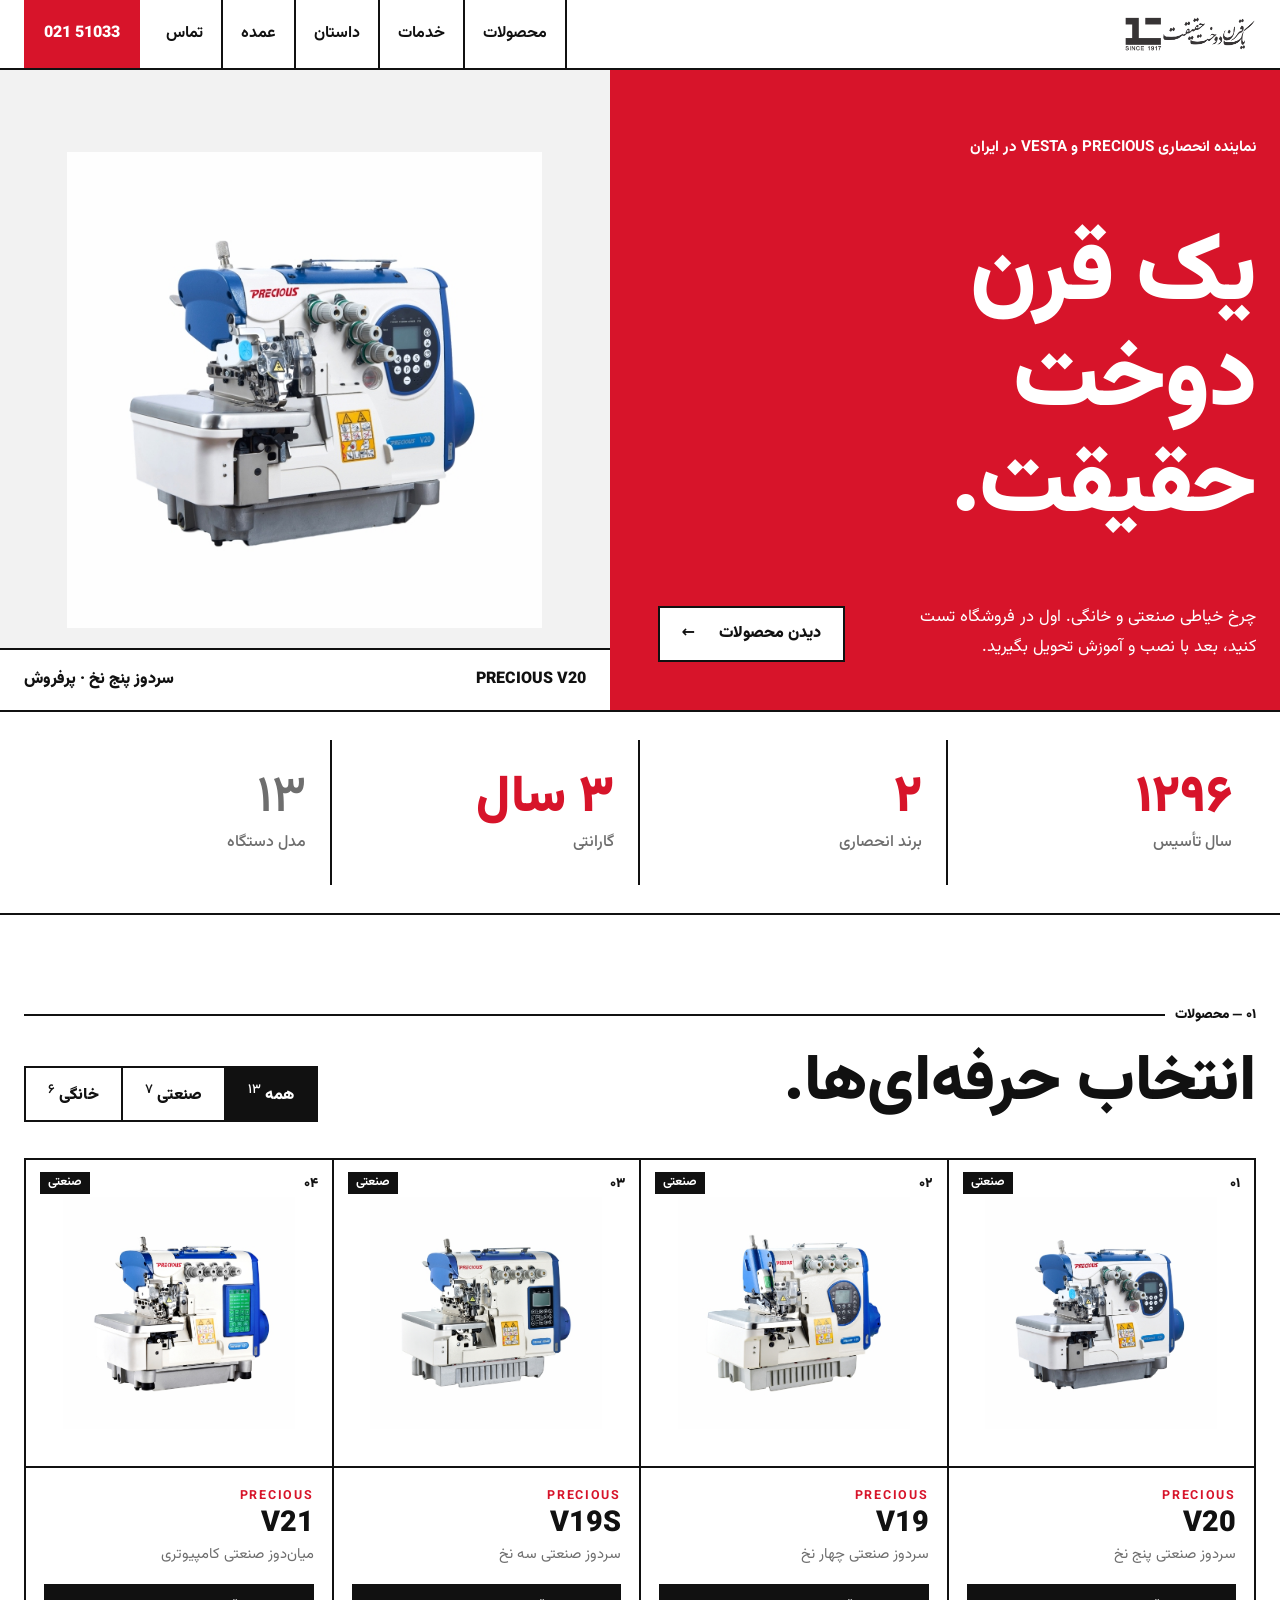
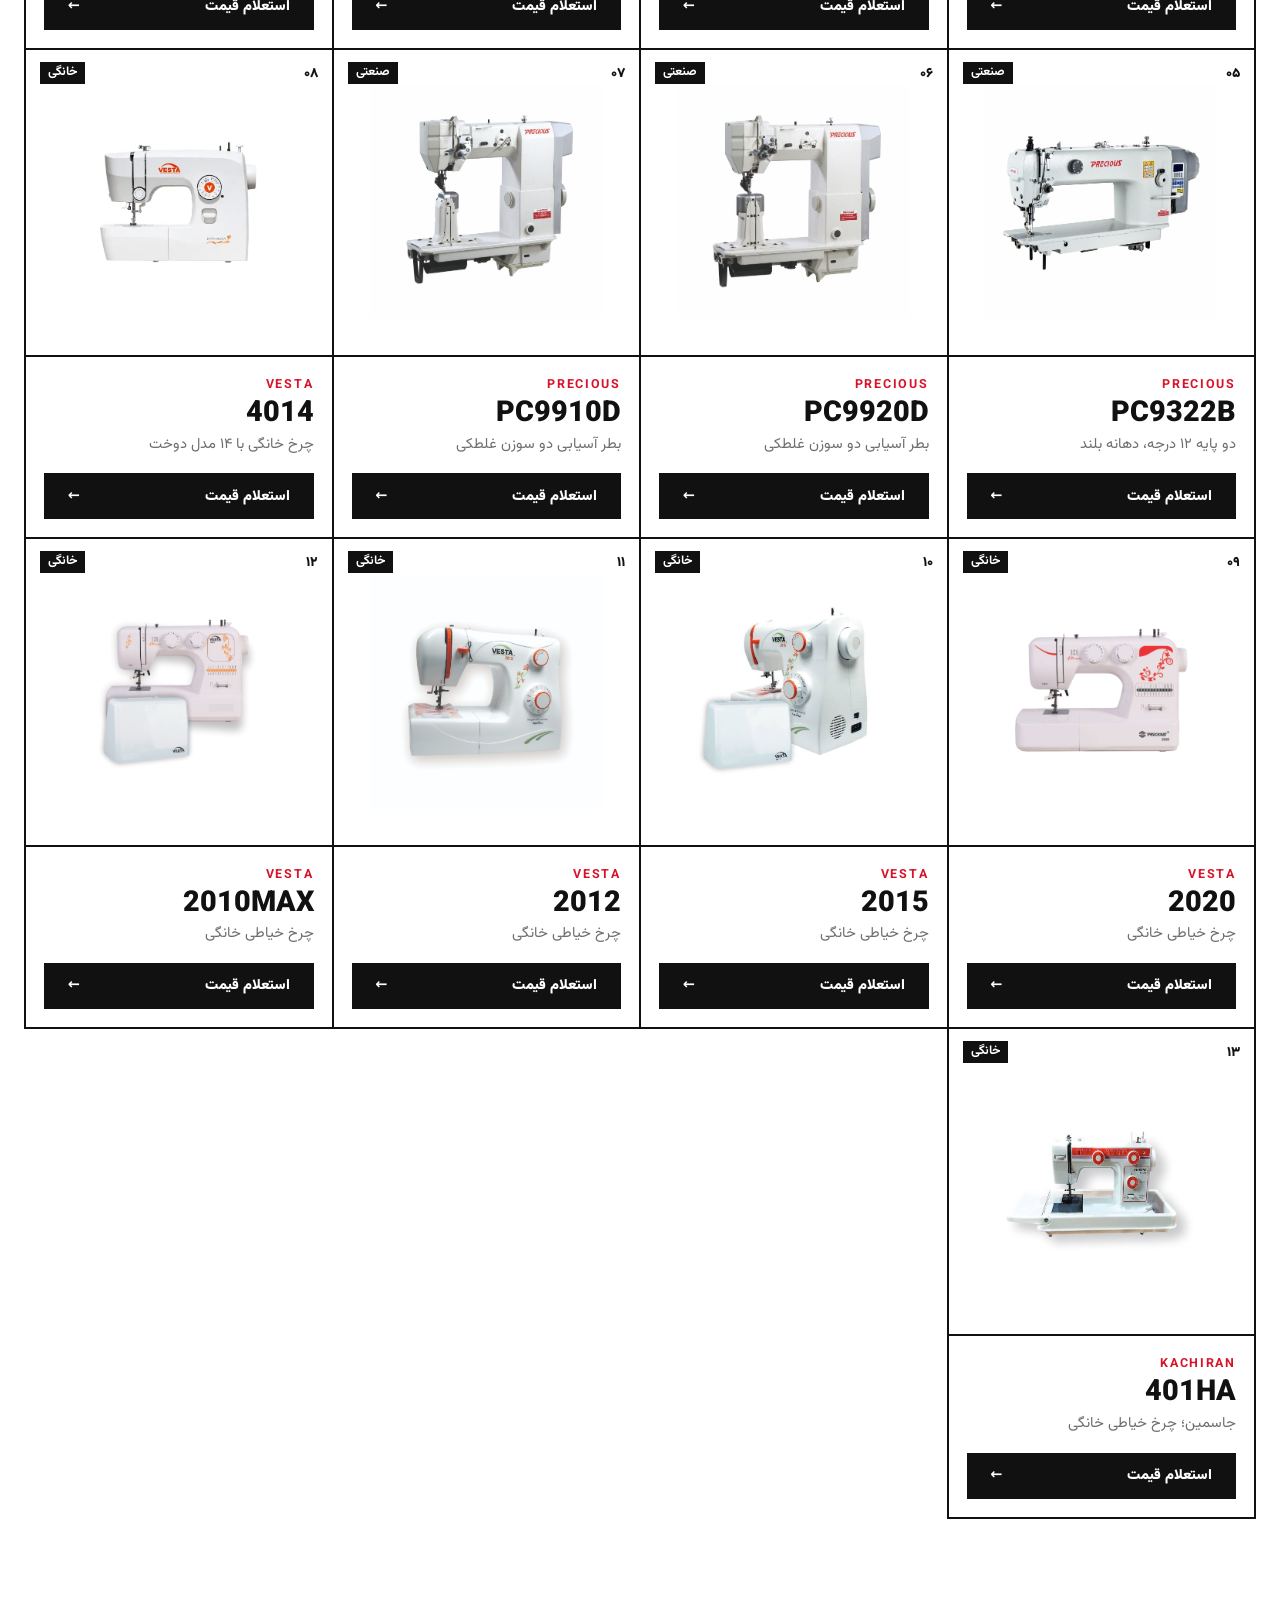
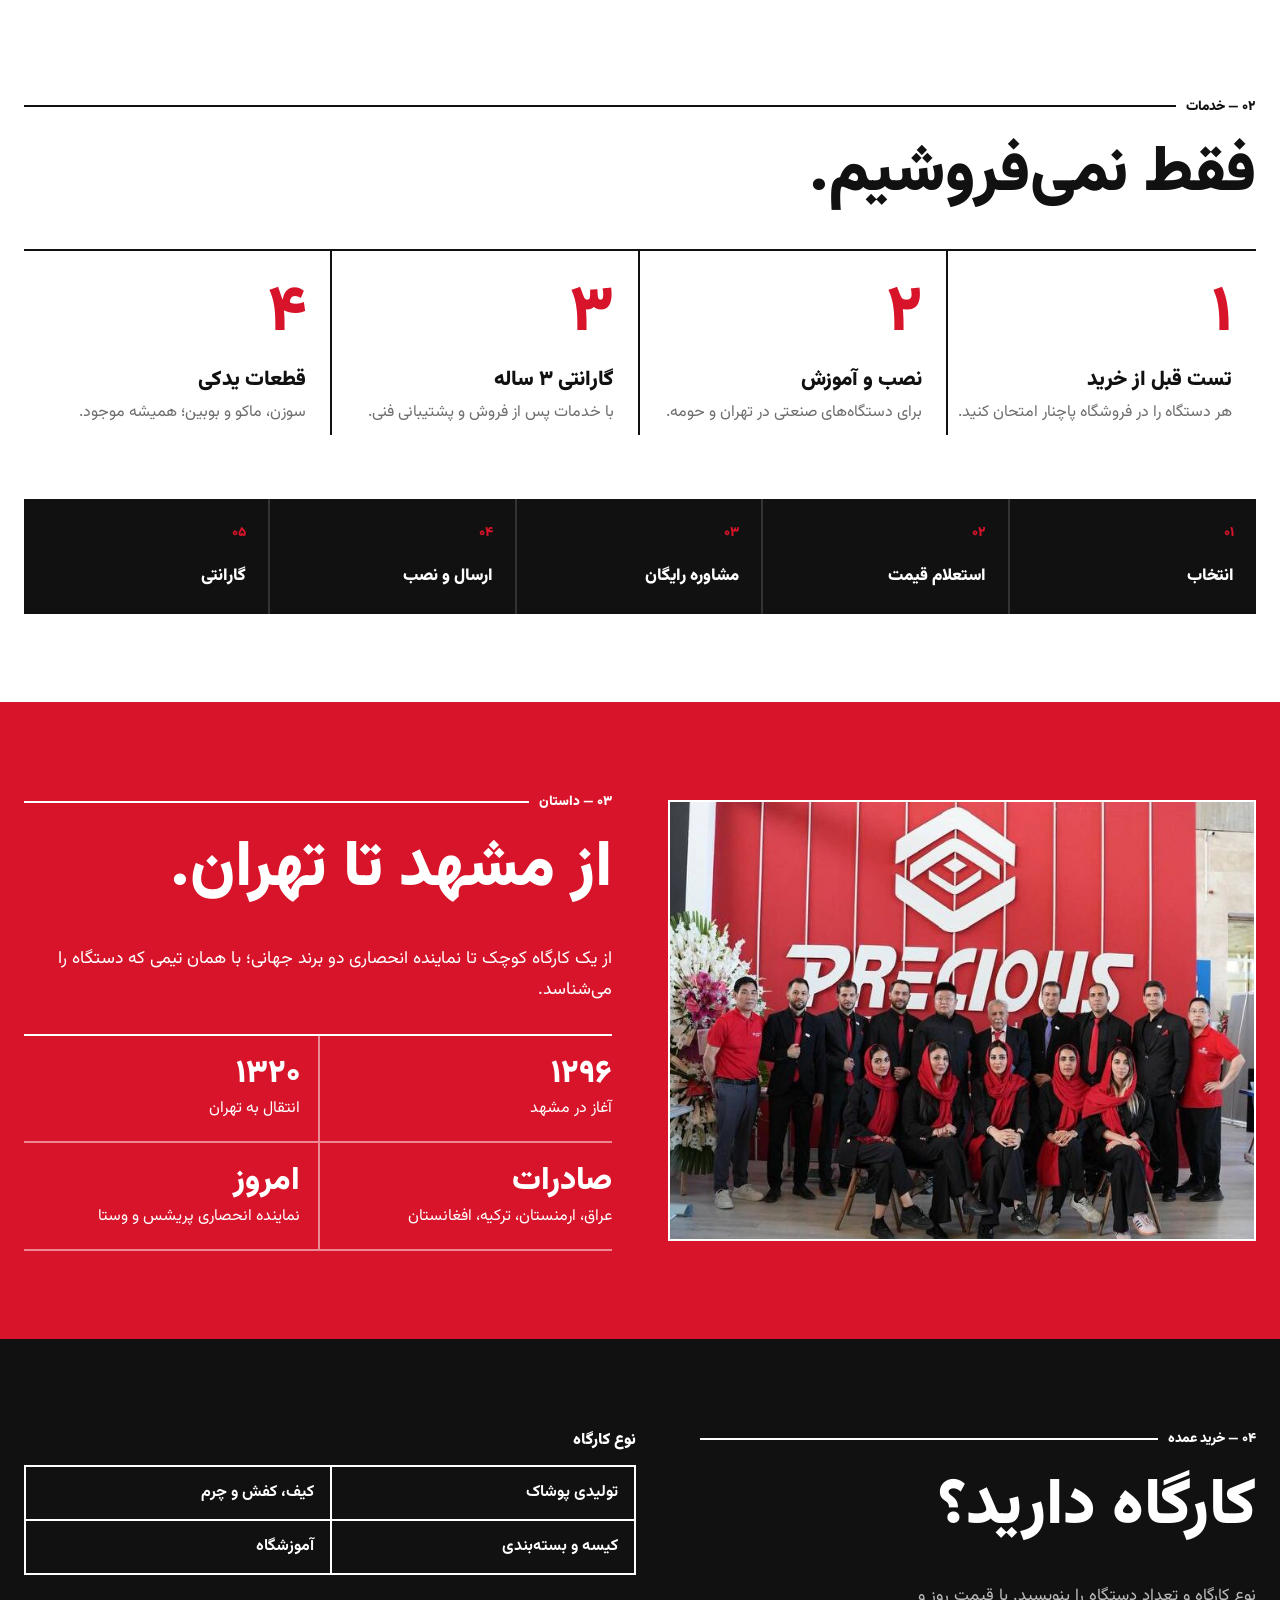
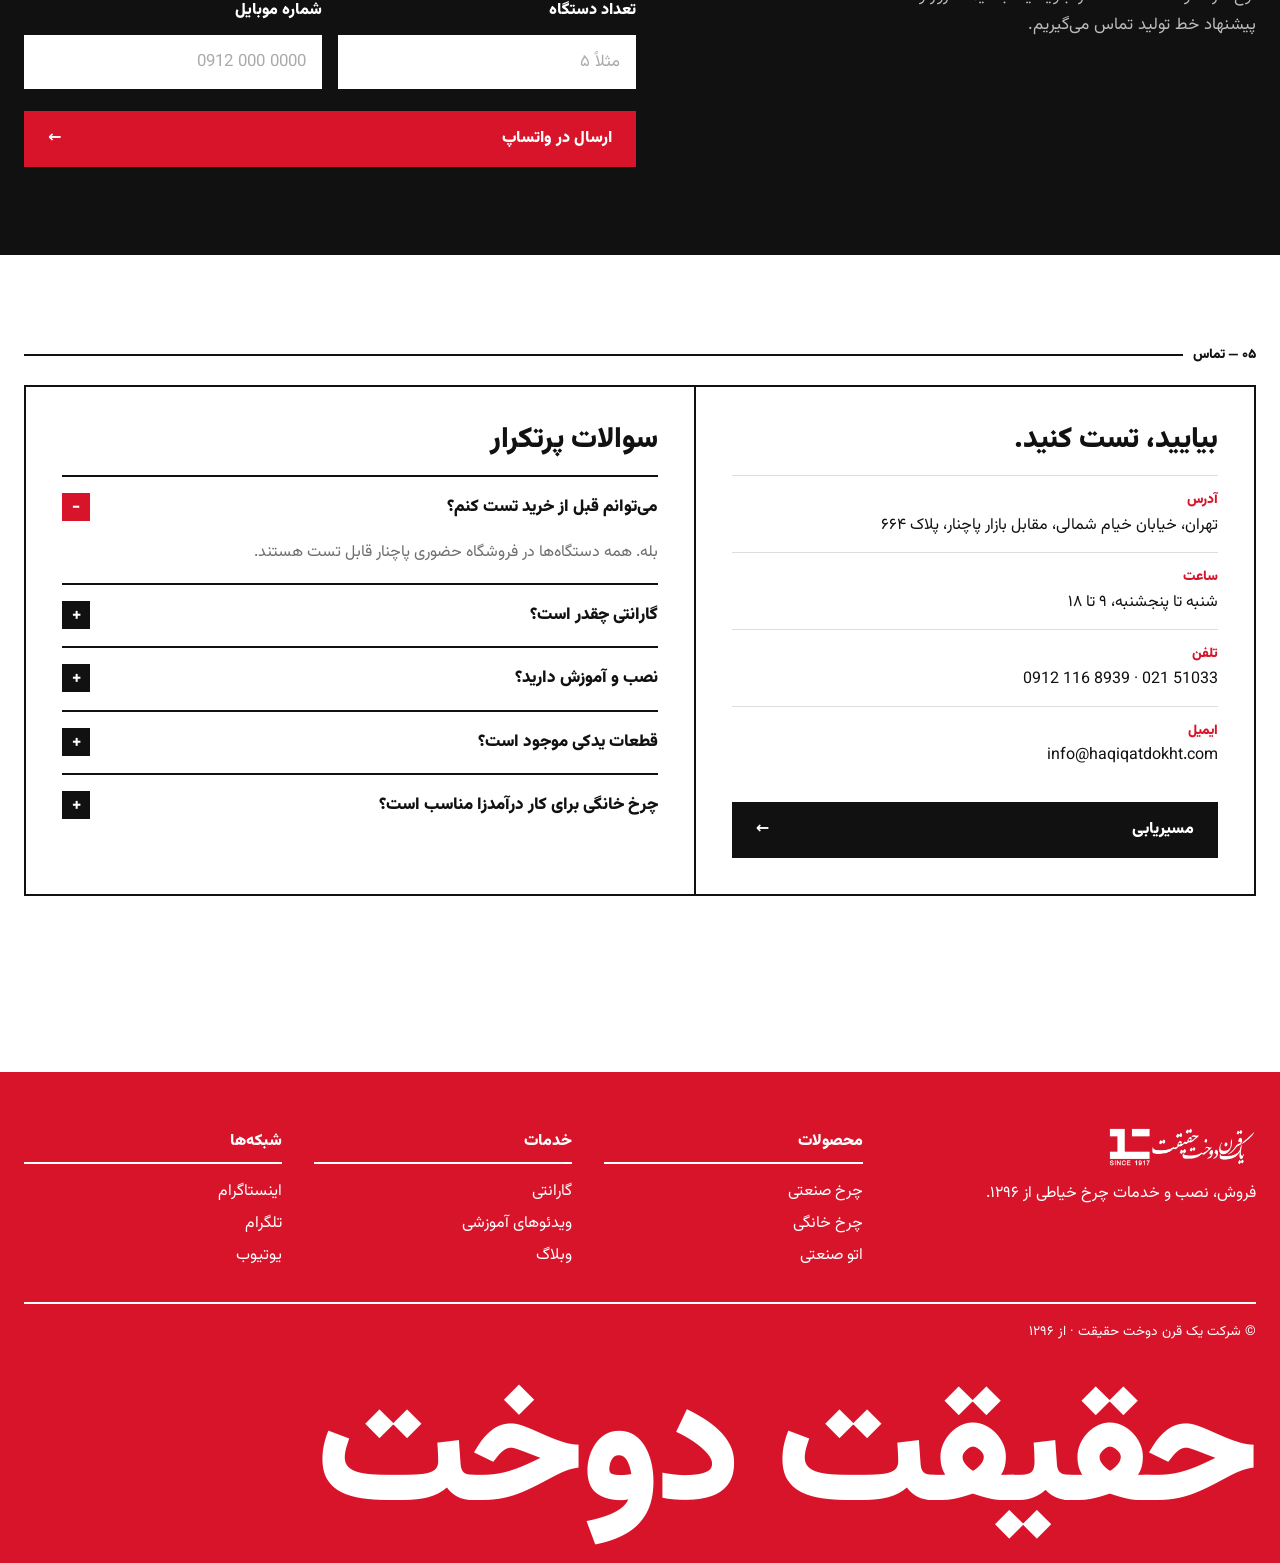
<file: web1/concepts/bold.html>
<!doctype html>
<html lang="fa" dir="rtl">
<head>
  <meta charset="utf-8">
  <meta name="viewport" content="width=device-width, initial-scale=1">
  <title>حقیقت دوخت | سبک برند قرمز</title>
  <link rel="preconnect" href="https://fonts.googleapis.com">
  <link rel="preconnect" href="https://fonts.gstatic.com" crossorigin>
  <link href="https://fonts.googleapis.com/css2?family=Vazirmatn:wght@400;500;700;900&display=swap" rel="stylesheet">
  <style>
    /* Style 3 — Bold red brand: Swiss poster grid, brand red blocks, black rules, big type */
    :root {
      --red: #d7142a; --red-2: #b30f22; --black: #111; --white: #fff; --grey: #f2f2f2; --muted: #6e6e6e;
      --sans: "Vazirmatn", system-ui, sans-serif; --wrap: 1280px; --g: 24px; --rule: 2px solid var(--black);
    }
    * { box-sizing: border-box; margin: 0; padding: 0; }
    html { scroll-behavior: smooth; scroll-padding-top: 72px; }
    body { font-family: var(--sans); background: var(--white); color: var(--black); line-height: 1.75; -webkit-font-smoothing: antialiased; }
    img { display: block; max-width: 100%; height: auto; }
    a { color: inherit; text-decoration: none; }
    ol, ul { list-style: none; }
    button, input { font: inherit; color: inherit; }
    button { cursor: pointer; }
    h1, h2, h3 { font-weight: 900; line-height: 1.2; }
    :focus-visible { outline: 3px solid var(--black); outline-offset: 2px; }
    .wrap { max-width: calc(var(--wrap) + var(--g) * 2); margin-inline: auto; padding-inline: var(--g); }
    .num { font-weight: 900; font-size: .85rem; display: flex; gap: 10px; align-items: center; margin-bottom: 18px; }
    .num::after { content: ""; flex: 1; border-top: var(--rule); }
    .num--light::after { border-color: #fff; }

    .btn { display: inline-flex; align-items: center; justify-content: space-between; gap: 24px; height: 56px; padding: 0 22px; font-weight: 900; border: var(--rule); transition: background-color .15s, color .15s; }
    .btn--black { background: var(--black); color: #fff; }
    .btn--black:hover { background: var(--red); border-color: var(--red); }
    .btn--white { background: #fff; color: var(--black); }
    .btn--white:hover { background: var(--black); color: #fff; }
    .btn--red { background: var(--red); border-color: var(--red); color: #fff; }
    .btn--red:hover { background: var(--black); border-color: var(--black); }

    /* Header */
    .header { position: sticky; top: 0; z-index: 50; background: #fff; border-bottom: var(--rule); }
    .header .wrap { display: flex; align-items: center; height: 68px; gap: 32px; }
    .logo img { height: 34px; width: auto; }
    .nav { display: flex; gap: 0; margin-inline-start: auto; height: 100%; }
    .nav a { display: flex; align-items: center; padding: 0 18px; font-weight: 700; border-inline-start: var(--rule); transition: background-color .15s, color .15s; }
    .nav a:hover { background: var(--red); color: #fff; }
    .header__tel { display: flex; align-items: center; height: 100%; padding: 0 20px; background: var(--red); color: #fff; font-weight: 900; direction: ltr; margin-inline-end: calc(var(--g) * -1); }
    .menu-btn { display: none; width: 44px; height: 44px; background: var(--black); color: #fff; border: 0; font-size: 1.2rem; }

    /* Hero */
    .hero { display: grid; grid-template-columns: 1.1fr 1fr; border-bottom: var(--rule); }
    .hero__red { background: var(--red); color: #fff; padding: 64px max(var(--g), calc((100vw - var(--wrap)) / 2)) 48px 48px; padding-inline-end: 48px; display: flex; flex-direction: column; justify-content: space-between; gap: 48px; min-height: 640px; }
    .hero__red .kicker { font-weight: 700; font-size: .95rem; }
    .hero h1 { font-size: clamp(3rem, 7.4vw, 7rem); line-height: 1.12; letter-spacing: -.01em; }
    .hero__foot { display: flex; justify-content: space-between; align-items: flex-end; gap: 24px; flex-wrap: wrap; }
    .hero__foot p { max-width: 38ch; font-size: 1.05rem; }
    .hero__img { position: relative; background: var(--grey); display: grid; place-items: center; }
    .hero__img img { width: 78%; }
    .hero__img .cap { position: absolute; bottom: 0; inset-inline: 0; display: flex; justify-content: space-between; padding: 16px 24px; border-top: var(--rule); background: #fff; font-weight: 900; }
    .hero__img .cap span:first-child { direction: ltr; }

    /* Facts */
    .facts { border-bottom: var(--rule); }
    .facts .wrap { display: grid; grid-template-columns: repeat(4, 1fr); }
    .facts div { padding: 28px 24px; }
    .facts div + div { border-inline-start: var(--rule); }
    .facts strong { display: block; font-size: clamp(2.2rem, 4vw, 3.4rem); font-weight: 900; line-height: 1.2; }
    .facts span { font-weight: 500; color: var(--muted); }
    .facts div:first-child strong { color: var(--red); }

    /* Sections */
    .sec { padding: 88px 0; }
    .sec h2 { font-size: clamp(2.2rem, 5vw, 4.2rem); margin-bottom: 36px; }
    .bar { display: flex; justify-content: space-between; align-items: flex-end; gap: 24px; flex-wrap: wrap; margin-bottom: 36px; }
    .bar h2 { margin-bottom: 0; }
    .filters { display: flex; border: var(--rule); }
    .filters button { background: #fff; border: 0; padding: 10px 22px; font-weight: 900; }
    .filters button + button { border-inline-start: var(--rule); }
    .filters button.is-active { background: var(--black); color: #fff; }
    .filters button:not(.is-active):hover { background: var(--red); color: #fff; }
    .filters sup { font-weight: 500; }

    .grid { display: grid; grid-template-columns: repeat(4, 1fr); border-top: var(--rule); border-inline-start: var(--rule); }
    .card { border-inline-end: var(--rule); border-bottom: var(--rule); display: flex; flex-direction: column; transition: background-color .15s; }
    .card__img { position: relative; aspect-ratio: 1 / .9; background: #fff; border-bottom: var(--rule); }
    .card__img img { width: 100%; height: 100%; object-fit: contain; padding: 12%; }
    .card__img .no { position: absolute; top: 12px; right: 14px; font-weight: 900; font-size: .85rem; }
    .card__img .cat { position: absolute; top: 12px; left: 14px; font-weight: 700; font-size: .78rem; background: var(--black); color: #fff; padding: 0 8px; }
    .card__body { padding: 18px; display: flex; flex-direction: column; flex: 1; }
    .card__brand { font-weight: 700; color: var(--red); font-size: .78rem; letter-spacing: .14em; direction: ltr; text-align: right; }
    .card h3 { font-size: 1.8rem; direction: ltr; text-align: right; }
    .card p { color: var(--muted); font-size: .92rem; flex: 1; margin-bottom: 16px; }
    .card .btn { height: 46px; font-size: .9rem; }
    .card:hover { background: var(--red); color: #fff; }
    .card:hover .card__brand, .card:hover p { color: #fff; }
    .card:hover .btn { background: #fff; color: var(--black); border-color: #fff; }

    /* Services */
    .services { display: grid; grid-template-columns: repeat(4, 1fr); border-top: var(--rule); }
    .services article { padding: 28px 24px 8px 0; }
    .services article + article { border-inline-start: var(--rule); padding-inline-start: 24px; }
    .services b { display: block; font-size: 4rem; font-weight: 900; color: var(--red); line-height: 1.1; margin-bottom: 18px; }
    .services h3 { font-size: 1.3rem; margin-bottom: 6px; }
    .services p { color: var(--muted); }
    .steps { display: grid; grid-template-columns: repeat(5, 1fr); margin-top: 64px; background: var(--black); color: #fff; }
    .steps li { padding: 22px; font-weight: 900; font-size: 1.05rem; display: flex; flex-direction: column; gap: 18px; }
    .steps li + li { border-inline-start: 2px solid #333; }
    .steps li span { font-size: .85rem; color: var(--red); }

    /* Story band */
    .story { background: var(--red); color: #fff; }
    .story .wrap { display: grid; grid-template-columns: 1fr 1fr; gap: 56px; align-items: center; }
    .story img { width: 100%; aspect-ratio: 4 / 3; object-fit: cover; object-position: center 25%; border: 2px solid #fff; }
    .story .lead { font-size: 1.1rem; margin-bottom: 28px; }
    .years { display: grid; grid-template-columns: 1fr 1fr; border-top: 2px solid #fff; }
    .years li { padding: 18px 0; border-bottom: 2px solid rgba(255,255,255,.5); }
    .years li:nth-child(odd) { padding-inline-end: 18px; border-inline-end: 2px solid rgba(255,255,255,.5); }
    .years li:nth-child(even) { padding-inline-start: 18px; }
    .years span { display: block; font-size: 2rem; font-weight: 900; line-height: 1.3; }

    /* Wholesale */
    .wholesale { background: var(--black); color: #fff; }
    .wholesale .wrap { display: grid; grid-template-columns: 1fr 1.1fr; gap: 64px; }
    .wholesale h2 { color: #fff; }
    .wholesale p.lead { color: #bbb; max-width: 40ch; font-size: 1.05rem; }
    .form { display: grid; gap: 22px; }
    .form fieldset { border: 0; }
    .form legend, .field > span { display: block; font-weight: 900; margin-bottom: 10px; }
    .chips { display: grid; grid-template-columns: 1fr 1fr; border: 2px solid #fff; }
    .chips label { display: contents; }
    .chips input { position: absolute; opacity: 0; pointer-events: none; }
    .chips span { padding: 12px 16px; cursor: pointer; font-weight: 700; border-bottom: 2px solid #fff; transition: .15s; }
    .chips label:nth-child(odd) span { border-inline-end: 2px solid #fff; }
    .chips label:nth-child(n+3) span { border-bottom: 0; }
    .chips input:checked + span { background: var(--red); }
    .chips input:focus-visible + span { outline: 3px solid #fff; outline-offset: -5px; }
    .row { display: grid; grid-template-columns: 1fr 1fr; gap: 16px; }
    .field input { width: 100%; height: 54px; padding: 0 16px; background: #fff; color: var(--black); border: 0; font-weight: 700; font-size: 1.05rem; outline: 0; }
    .field input:focus { box-shadow: inset 0 0 0 3px var(--red); }
    .field input[dir="ltr"] { text-align: right; }
    .field input::placeholder { color: #aaa; font-weight: 400; }
    .form__err { display: none; color: #ff6b7b; font-size: .85rem; font-weight: 700; margin-top: 6px; }
    .form__err.is-on { display: block; }
    .is-bad .chips { border-color: #ff6b7b; }
    .is-bad input { box-shadow: inset 0 0 0 3px #ff6b7b; }

    /* Contact */
    .contact { display: grid; grid-template-columns: 1fr 1.2fr; border: var(--rule); }
    .contact > div { padding: 36px; }
    .contact > div + div { border-inline-start: var(--rule); }
    .contact h3 { font-size: 1.8rem; margin-bottom: 18px; }
    .contact dl div { padding: 12px 0; border-top: 1px solid #ddd; }
    .contact dt { font-weight: 900; font-size: .85rem; color: var(--red); }
    .contact dd a:hover { color: var(--red); }
    .contact .btn { margin-top: 20px; width: 100%; }
    details { border-top: var(--rule); }
    summary { list-style: none; cursor: pointer; padding: 16px 0; display: flex; justify-content: space-between; gap: 16px; font-weight: 900; font-size: 1.05rem; }
    summary::-webkit-details-marker { display: none; }
    summary::after { content: "+"; width: 28px; height: 28px; flex: none; display: grid; place-items: center; background: var(--black); color: #fff; }
    details[open] summary::after { content: "−"; background: var(--red); }
    details p { color: var(--muted); padding-bottom: 16px; }

    /* Footer */
    .footer { background: var(--red); color: #fff; margin-top: 88px; }
    .footer .wrap { display: grid; grid-template-columns: 1.4fr 1fr 1fr 1fr; gap: 32px; padding-block: 56px 32px; }
    .footer img { height: 38px; width: auto; filter: brightness(0) invert(1); margin-bottom: 14px; }
    .footer h4 { font-weight: 900; margin-bottom: 10px; border-bottom: 2px solid #fff; padding-bottom: 6px; }
    .footer .col { display: flex; flex-direction: column; gap: 4px; }
    .footer .col a:hover { text-decoration: underline; text-underline-offset: 4px; }
    .footer__big { font-size: clamp(3rem, 13vw, 11rem); font-weight: 900; line-height: 1; padding: 0 var(--g) 20px; letter-spacing: -.02em; white-space: nowrap; overflow: hidden; }
    .copy { grid-column: 1 / -1; font-size: .85rem; border-top: 2px solid #fff; padding-top: 16px; }

    @media (max-width: 1060px) {
      .grid { grid-template-columns: repeat(3, 1fr); }
      .nav a { padding: 0 12px; }
      .header__tel { display: none; }
    }
    @media (max-width: 860px) {
      .nav { display: none; position: absolute; top: 100%; inset-inline: 0; height: auto; flex-direction: column; background: #fff; border-bottom: var(--rule); }
      .nav.is-open { display: flex; }
      .nav a { padding: 14px var(--g); border-inline-start: 0; border-top: 1px solid #ddd; }
      .header .wrap { position: relative; justify-content: space-between; }
      .menu-btn { display: grid; place-items: center; }
      .hero { grid-template-columns: 1fr; }
      .hero__red { min-height: 0; padding: 48px var(--g) 40px; }
      .hero__img { min-height: 380px; padding-bottom: 60px; }
      .facts .wrap { grid-template-columns: 1fr 1fr; padding: 0; }
      .facts div:nth-child(3) { border-inline-start: 0; }
      .facts div:nth-child(n+3) { border-top: var(--rule); }
      .grid { grid-template-columns: repeat(2, 1fr); }
      .services { grid-template-columns: 1fr 1fr; }
      .services article { padding-inline-start: 0 !important; border-inline-start: 0 !important; }
      .steps { grid-template-columns: 1fr; }
      .steps li { flex-direction: row; }
      .steps li + li { border-inline-start: 0; border-top: 2px solid #333; }
      .story .wrap, .wholesale .wrap, .contact { grid-template-columns: 1fr; }
      .contact > div + div { border-inline-start: 0; border-top: var(--rule); }
      .footer .wrap { grid-template-columns: 1fr 1fr; }
    }
    @media (max-width: 560px) {
      :root { --g: 16px; }
      .sec { padding: 60px 0; }
      .hero h1 { font-size: 3rem; }
      .hero__foot .btn { width: 100%; }
      .services { grid-template-columns: 1fr; }
      .services b { font-size: 3rem; margin-bottom: 6px; }
      .card__body { padding: 12px; }
      .card h3 { font-size: 1.25rem; }
      .card .btn { font-size: .8rem; padding: 0 10px; gap: 8px; }
      .row, .chips { grid-template-columns: 1fr; }
      .chips label:nth-child(odd) span { border-inline-end: 0; }
      .chips label:nth-child(3) span { border-bottom: 2px solid #fff; }
      .contact > div { padding: 22px; }
      .footer .wrap { grid-template-columns: 1fr; }
    }
  </style>
</head>
<body>
  <header class="header">
    <div class="wrap">
      <a href="#top" class="logo"><img src="../assets/img/logo.png" alt="یک قرن دوخت حقیقت" width="180" height="36"></a>
      <nav class="nav" id="nav">
        <a href="#products">محصولات</a>
        <a href="#services">خدمات</a>
        <a href="#story">داستان</a>
        <a href="#wholesale">عمده</a>
        <a href="#contact">تماس</a>
      </nav>
      <a class="header__tel" href="tel:02151033">021 51033</a>
      <button class="menu-btn" id="menuBtn" aria-expanded="false" aria-controls="nav" aria-label="منو">☰</button>
    </div>
  </header>

  <main id="top">
    <section class="hero">
      <div class="hero__red">
        <p class="kicker">نماینده انحصاری PRECIOUS و VESTA در ایران</p>
        <h1>یک قرن<br>دوخت<br>حقیقت.</h1>
        <div class="hero__foot">
          <p>چرخ خیاطی صنعتی و خانگی. اول در فروشگاه تست کنید، بعد با نصب و آموزش تحویل بگیرید.</p>
          <a class="btn btn--white" href="#products">دیدن محصولات <span>←</span></a>
        </div>
      </div>
      <div class="hero__img">
        <img src="../assets/img/V-20.jpg" alt="چرخ سردوز پنج نخ پریشس V20" width="520" height="520">
        <div class="cap"><span>PRECIOUS V20</span><span>سردوز پنج نخ · پرفروش</span></div>
      </div>
    </section>

    <section class="facts">
      <div class="wrap">
        <div><strong>۱۲۹۶</strong><span>سال تأسیس</span></div>
        <div><strong>۲</strong><span>برند انحصاری</span></div>
        <div><strong>۳ سال</strong><span>گارانتی</span></div>
        <div><strong><span data-count-cat="all"></span></strong><span>مدل دستگاه</span></div>
      </div>
    </section>

    <section class="sec" id="products">
      <div class="wrap">
        <p class="num">۰۱ — محصولات</p>
        <div class="bar">
          <h2>انتخاب حرفه‌ای‌ها.</h2>
          <div class="filters" role="tablist">
            <button class="is-active" data-filter="all" role="tab" aria-selected="true">همه <sup data-count-cat="all"></sup></button>
            <button data-filter="industrial" role="tab" aria-selected="false">صنعتی <sup data-count-cat="industrial"></sup></button>
            <button data-filter="home" role="tab" aria-selected="false">خانگی <sup data-count-cat="home"></sup></button>
          </div>
        </div>
        <div class="grid" id="grid"></div>
      </div>
    </section>

    <section class="sec" id="services">
      <div class="wrap">
        <p class="num">۰۲ — خدمات</p>
        <h2>فقط نمی‌فروشیم.</h2>
        <div class="services">
          <article><b>۱</b><h3>تست قبل از خرید</h3><p>هر دستگاه را در فروشگاه پاچنار امتحان کنید.</p></article>
          <article><b>۲</b><h3>نصب و آموزش</h3><p>برای دستگاه‌های صنعتی در تهران و حومه.</p></article>
          <article><b>۳</b><h3>گارانتی ۳ ساله</h3><p>با خدمات پس از فروش و پشتیبانی فنی.</p></article>
          <article><b>۴</b><h3>قطعات یدکی</h3><p>سوزن، ماکو و بوبین؛ همیشه موجود.</p></article>
        </div>
        <ol class="steps">
          <li><span>۰۱</span>انتخاب</li>
          <li><span>۰۲</span>استعلام قیمت</li>
          <li><span>۰۳</span>مشاوره رایگان</li>
          <li><span>۰۴</span>ارسال و نصب</li>
          <li><span>۰۵</span>گارانتی</li>
        </ol>
      </div>
    </section>

    <section class="sec story" id="story">
      <div class="wrap">
        <img src="../assets/img/exhibition.jpg" alt="تیم حقیقت دوخت در نمایشگاه پریشس" loading="lazy">
        <div>
          <p class="num num--light">۰۳ — داستان</p>
          <h2>از مشهد تا تهران.</h2>
          <p class="lead">از یک کارگاه کوچک تا نماینده انحصاری دو برند جهانی؛ با همان تیمی که دستگاه را می‌شناسد.</p>
          <ol class="years">
            <li><span>۱۲۹۶</span>آغاز در مشهد</li>
            <li><span>۱۳۲۰</span>انتقال به تهران</li>
            <li><span>صادرات</span>عراق، ارمنستان، ترکیه، افغانستان</li>
            <li><span>امروز</span>نماینده انحصاری پریشس و وستا</li>
          </ol>
        </div>
      </div>
    </section>

    <section class="sec wholesale" id="wholesale">
      <div class="wrap">
        <div>
          <p class="num num--light">۰۴ — خرید عمده</p>
          <h2>کارگاه دارید؟</h2>
          <p class="lead">نوع کارگاه و تعداد دستگاه را بنویسید. با قیمت روز و پیشنهاد خط تولید تماس می‌گیریم.</p>
        </div>
        <form class="form" id="wholesaleForm" novalidate>
          <fieldset>
            <legend>نوع کارگاه</legend>
            <div class="chips">
              <label><input type="radio" name="type" value="تولیدی پوشاک"><span>تولیدی پوشاک</span></label>
              <label><input type="radio" name="type" value="کیف، کفش و چرم"><span>کیف، کفش و چرم</span></label>
              <label><input type="radio" name="type" value="کیسه و بسته‌بندی"><span>کیسه و بسته‌بندی</span></label>
              <label><input type="radio" name="type" value="آموزشگاه"><span>آموزشگاه</span></label>
            </div>
            <p class="form__err" data-for="type">نوع کارگاه را انتخاب کنید.</p>
          </fieldset>
          <div class="row">
            <label class="field"><span>تعداد دستگاه</span><input name="count" inputmode="numeric" placeholder="مثلاً ۵"><p class="form__err" data-for="count">تعداد دستگاه را وارد کنید.</p></label>
            <label class="field"><span>شماره موبایل</span><input name="mobile" type="tel" dir="ltr" placeholder="0912 000 0000"><p class="form__err" data-for="mobile">شماره موبایل معتبر نیست.</p></label>
          </div>
          <button class="btn btn--red" type="submit">ارسال در واتساپ <span>←</span></button>
        </form>
      </div>
    </section>

    <section class="sec" id="contact">
      <div class="wrap">
        <p class="num">۰۵ — تماس</p>
        <div class="contact">
          <div>
            <h3>بیایید، تست کنید.</h3>
            <dl>
              <div><dt>آدرس</dt><dd>تهران، خیابان خیام شمالی، مقابل بازار پاچنار، پلاک ۶۶۴</dd></div>
              <div><dt>ساعت</dt><dd>شنبه تا پنجشنبه، ۹ تا ۱۸</dd></div>
              <div><dt>تلفن</dt><dd><a href="tel:02151033" dir="ltr">021 51033</a> · <a href="tel:09121168939" dir="ltr">0912 116 8939</a></dd></div>
              <div><dt>ایمیل</dt><dd><a href="mailto:info@haqiqatdokht.com">info@haqiqatdokht.com</a></dd></div>
            </dl>
            <a class="btn btn--black" href="https://www.google.com/maps/search/?api=1&query=Khayyam+St+Pachenar+Tehran" target="_blank" rel="noopener">مسیریابی <span>←</span></a>
          </div>
          <div>
            <h3>سوالات پرتکرار</h3>
            <details open><summary>می‌توانم قبل از خرید تست کنم؟</summary><p>بله. همه دستگاه‌ها در فروشگاه حضوری پاچنار قابل تست هستند.</p></details>
            <details><summary>گارانتی چقدر است؟</summary><p>بسته به محصول، از ۶ ماه تا ۳ سال.</p></details>
            <details><summary>نصب و آموزش دارید؟</summary><p>بله، برای دستگاه‌های صنعتی در تهران و حومه.</p></details>
            <details><summary>قطعات یدکی موجود است؟</summary><p>سوزن، ماکو، بوبین و سایر قطعات. برای موجودی تماس بگیرید.</p></details>
            <details><summary>چرخ خانگی برای کار درآمدزا مناسب است؟</summary><p>برای دوخت تمام‌وقت، چرخ صنعتی پیشنهاد می‌شود.</p></details>
          </div>
        </div>
      </div>
    </section>
  </main>

  <footer class="footer">
    <div class="wrap">
      <div><img src="../assets/img/logo.png" alt="یک قرن دوخت حقیقت" width="190" height="38"><p>فروش، نصب و خدمات چرخ خیاطی از ۱۲۹۶.</p></div>
      <div class="col"><h4>محصولات</h4><a href="#products">چرخ صنعتی</a><a href="#products">چرخ خانگی</a><a href="#contact">اتو صنعتی</a></div>
      <div class="col"><h4>خدمات</h4><a href="https://haqiqatdokht.com/warranty/">گارانتی</a><a href="https://haqiqatdokht.com/video/">ویدئوهای آموزشی</a><a href="https://haqiqatdokht.com/blog/">وبلاگ</a></div>
      <div class="col"><h4>شبکه‌ها</h4><a href="https://www.instagram.com/haqiqatdokht" target="_blank" rel="noopener">اینستاگرام</a><a href="https://t.me/haqiqatdokht" target="_blank" rel="noopener">تلگرام</a><a href="https://www.youtube.com/channel/UC2vU9ic2P-tChWRxPHci4Zw" target="_blank" rel="noopener">یوتیوب</a></div>
      <p class="copy">© شرکت یک قرن دوخت حقیقت · از ۱۲۹۶</p>
    </div>
    <p class="footer__big" aria-hidden="true">حقیقت دوخت</p>
  </footer>

  <script src="shared.js"></script>
  <script>
    initPage({
      card: (p, i) => `
        <article class="card">
          <div class="card__img">
            <span class="no">${toFa(String(i + 1).padStart(2, "0"))}</span>
            <span class="cat">${CAT_LABEL[p.cat]}</span>
            <img src="${IMG + p.img}" alt="${p.brand} ${p.model}" loading="lazy">
          </div>
          <div class="card__body">
            <span class="card__brand">${p.brand}</span>
            <h3>${p.model}</h3>
            <p>${p.name}</p>
            <a class="btn btn--black" href="${priceLink(p)}" target="_blank" rel="noopener">استعلام قیمت <span>←</span></a>
          </div>
        </article>`,
    });
  </script>
</body>
</html>
</file>
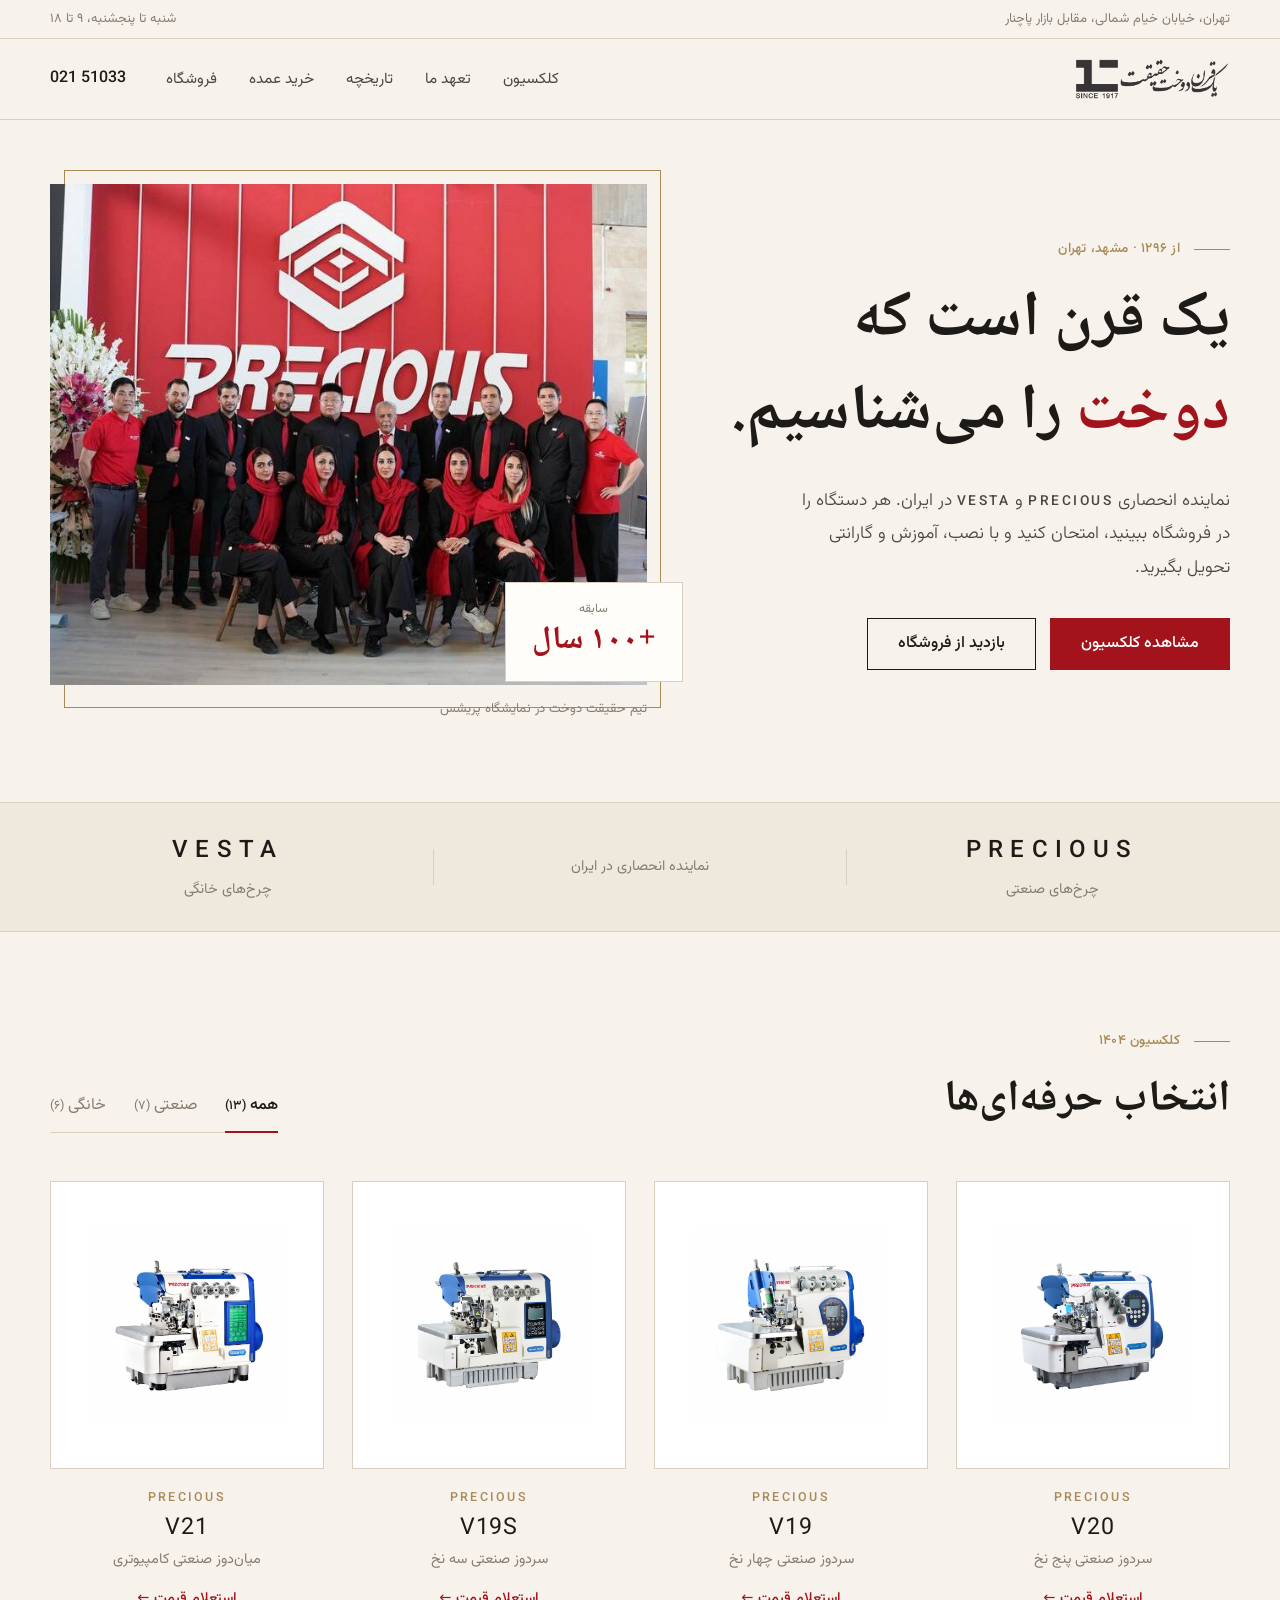
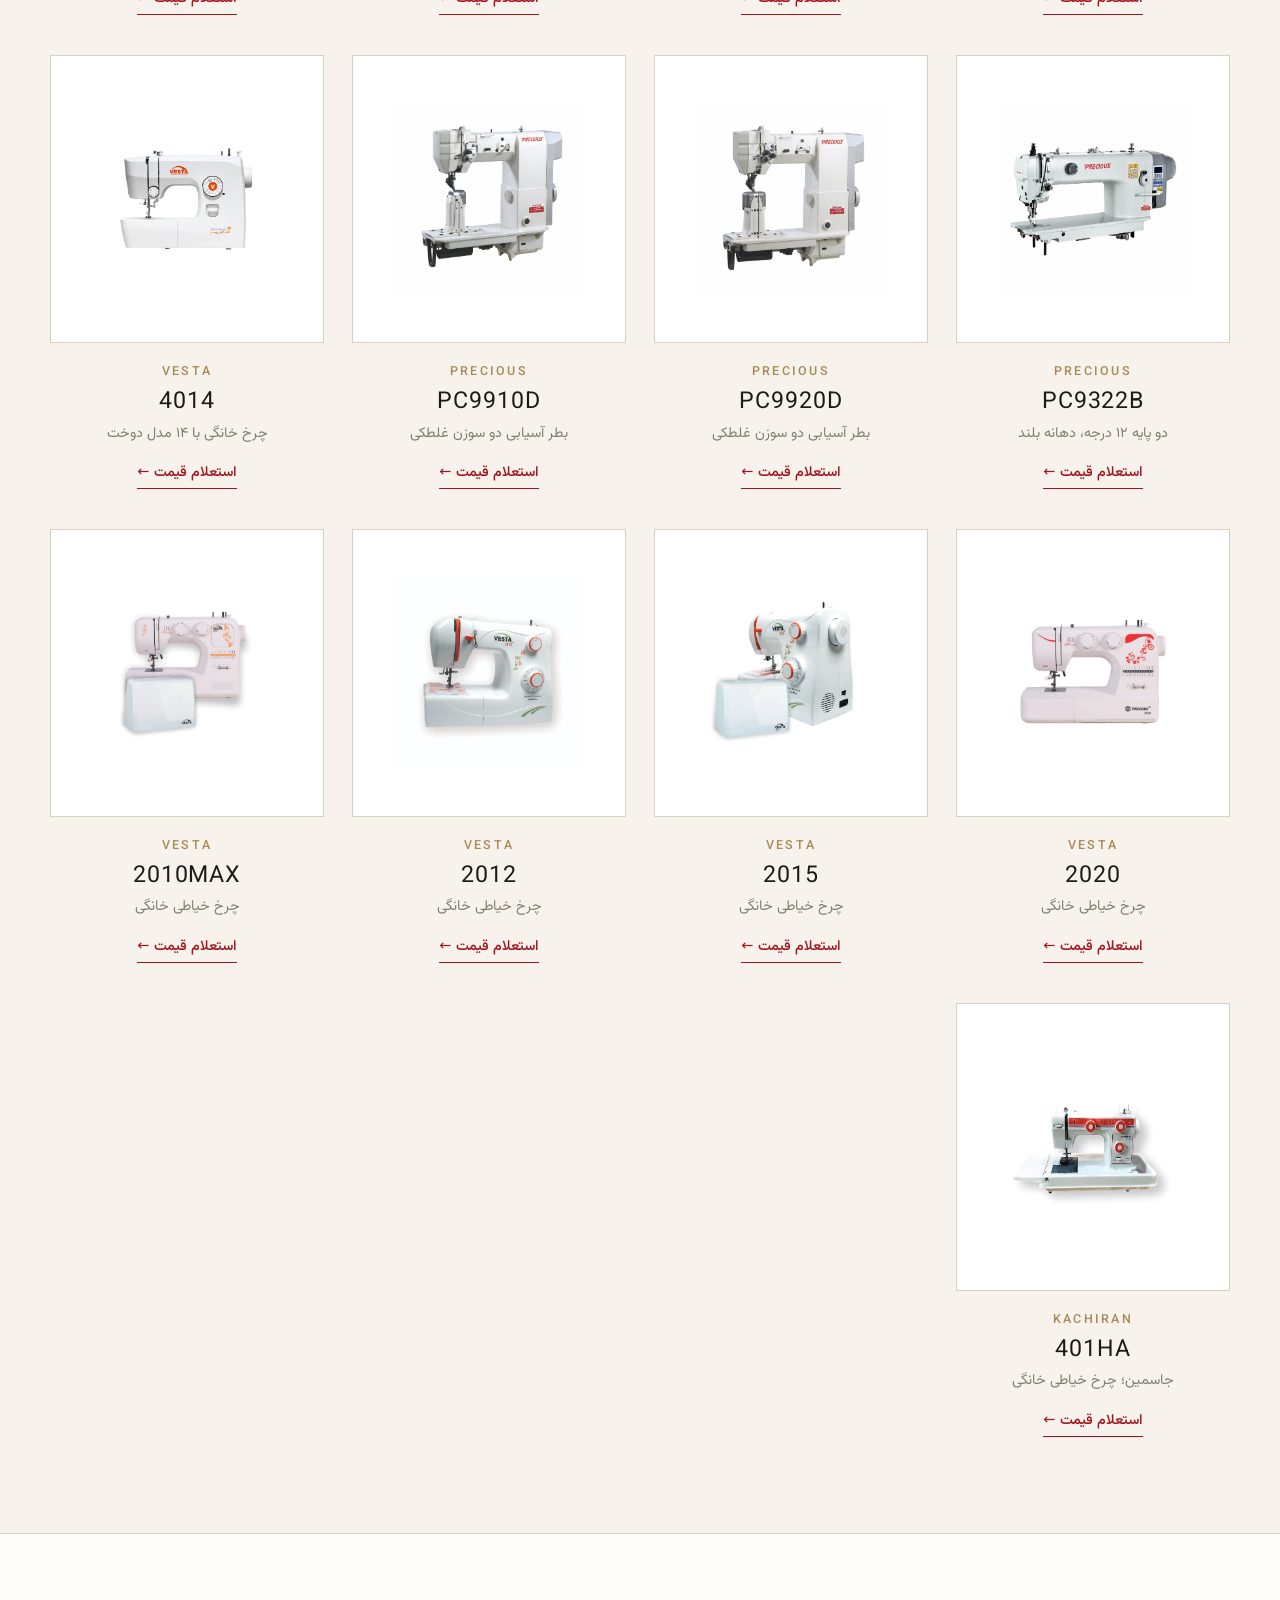
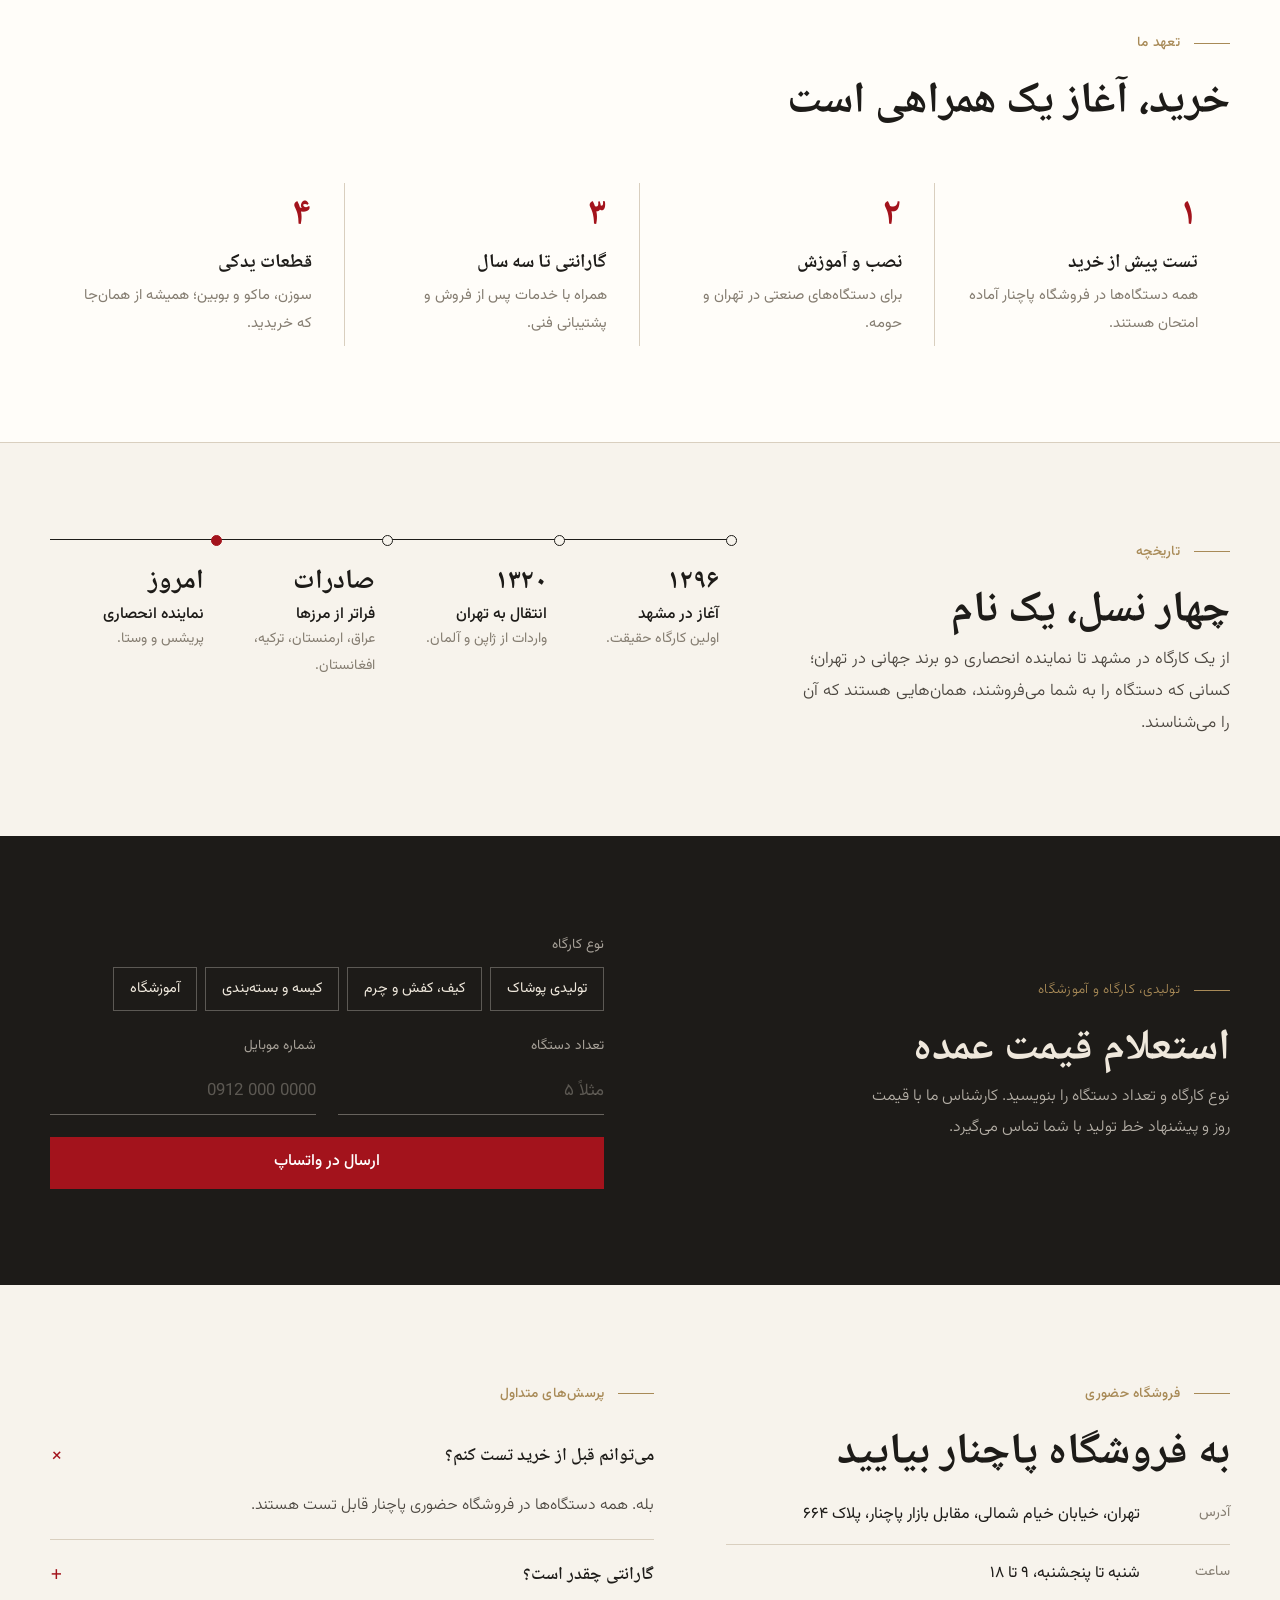
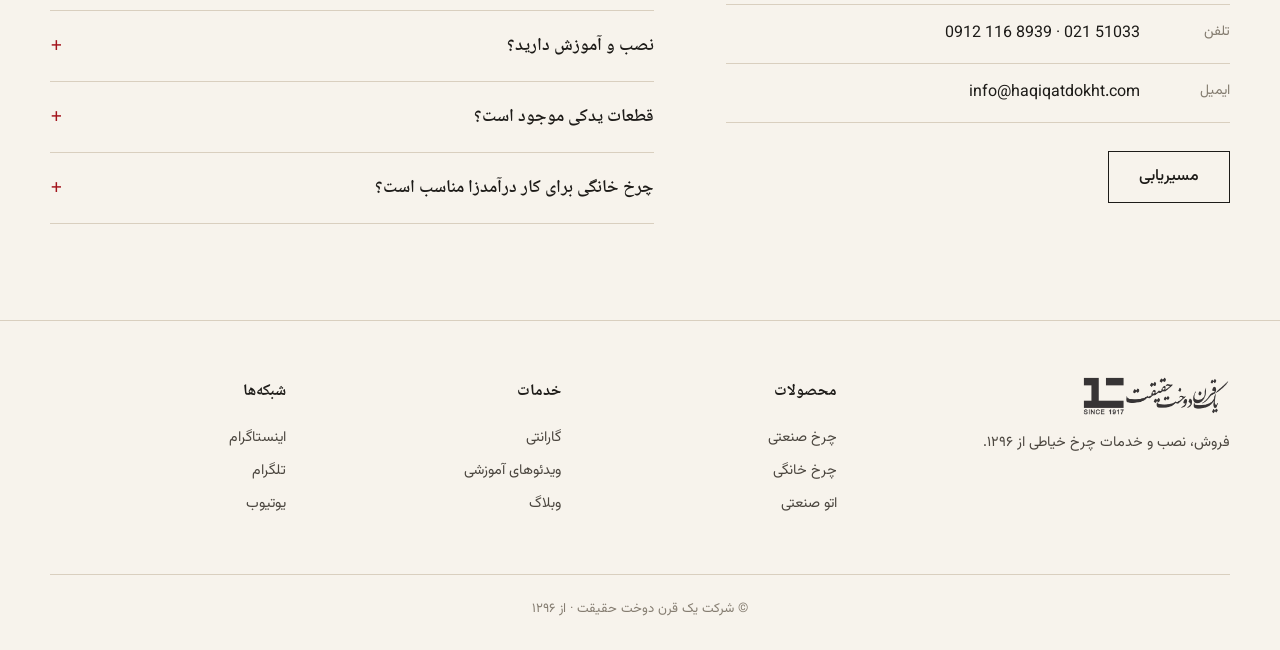
<file: web1/concepts/heritage.html>
<!doctype html>
<html lang="fa" dir="rtl">
<head>
  <meta charset="utf-8">
  <meta name="viewport" content="width=device-width, initial-scale=1">
  <title>حقیقت دوخت | سبک کلاسیک</title>
  <link rel="preconnect" href="https://fonts.googleapis.com">
  <link rel="preconnect" href="https://fonts.gstatic.com" crossorigin>
  <link href="https://fonts.googleapis.com/css2?family=Noto+Naskh+Arabic:wght@400;600;700&family=Vazirmatn:wght@300;400;500;700&display=swap" rel="stylesheet">
  <style>
    /* Style 1 — Heritage classic: cream paper, serif headings, fine rules, deep red */
    :root {
      --bg: #f7f3ec; --bg-2: #efe8dc; --card: #fffdf9;
      --ink: #1d1b18; --ink-2: #4b463f; --muted: #857d71;
      --rule: #d9cfbf; --red: #a3131c; --red-2: #7f0e15; --gold: #a88a57;
      --serif: "Noto Naskh Arabic", serif; --sans: "Vazirmatn", system-ui, sans-serif;
      --wrap: 1180px; --g: 24px;
    }
    * { box-sizing: border-box; margin: 0; padding: 0; }
    html { scroll-behavior: smooth; scroll-padding-top: 90px; }
    body { font-family: var(--sans); background: var(--bg); color: var(--ink); line-height: 1.9; font-size: 16px; -webkit-font-smoothing: antialiased; }
    img { display: block; max-width: 100%; height: auto; }
    a { color: inherit; text-decoration: none; }
    ol, ul { list-style: none; }
    button, input { font: inherit; color: inherit; }
    button { cursor: pointer; }
    h1, h2, h3 { font-family: var(--serif); font-weight: 700; line-height: 1.5; }
    :focus-visible { outline: 2px solid var(--red); outline-offset: 3px; }
    .wrap { max-width: calc(var(--wrap) + var(--g) * 2); margin-inline: auto; padding-inline: var(--g); }
    .over { display: flex; align-items: center; gap: 14px; color: var(--gold); font-size: .85rem; font-weight: 500; letter-spacing: .02em; margin-bottom: 14px; }
    .over::before { content: ""; width: 36px; border-top: 1px solid currentColor; }
    .latin { font-family: var(--sans); letter-spacing: .18em; font-weight: 500; font-size: .78em; direction: ltr; display: inline-block; }

    .btn { display: inline-flex; align-items: center; justify-content: center; gap: 10px; height: 52px; padding: 0 30px; font-weight: 500; border: 1px solid transparent; transition: background-color .25s, color .25s, border-color .25s; }
    .btn--red { background: var(--red); color: #fff; }
    .btn--red:hover { background: var(--red-2); }
    .btn--line { border-color: var(--ink); }
    .btn--line:hover { background: var(--ink); color: var(--bg); }
    .tlink { display: inline-flex; gap: 8px; color: var(--red); font-weight: 500; border-bottom: 1px solid currentColor; padding-bottom: 2px; }

    /* Header */
    .top { border-bottom: 1px solid var(--rule); font-size: .82rem; color: var(--muted); }
    .top .wrap { display: flex; justify-content: space-between; height: 38px; align-items: center; }
    .header { position: sticky; top: 0; z-index: 50; background: rgba(247,243,236,.95); backdrop-filter: blur(8px); border-bottom: 1px solid var(--rule); }
    .header .wrap { display: flex; align-items: center; height: 80px; gap: 40px; }
    .logo img { height: 40px; width: auto; }
    .nav { display: flex; gap: 32px; margin-inline-start: auto; font-size: .95rem; }
    .nav a { position: relative; padding-block: 4px; color: var(--ink-2); }
    .nav a:hover { color: var(--red); }
    .header__tel { font-weight: 500; direction: ltr; }
    .menu-btn { display: none; background: none; border: 1px solid var(--ink); width: 44px; height: 44px; }

    /* Hero */
    .hero { padding: 64px 0 80px; }
    .hero .wrap { display: grid; grid-template-columns: 1fr 1.15fr; gap: 64px; align-items: center; }
    .hero h1 { font-size: clamp(2.4rem, 5vw, 4.2rem); line-height: 1.45; margin-bottom: 22px; }
    .hero h1 em { font-style: normal; color: var(--red); }
    .hero p.lead { color: var(--ink-2); font-size: 1.1rem; max-width: 44ch; margin-bottom: 34px; font-weight: 300; }
    .hero .cta { display: flex; gap: 14px; flex-wrap: wrap; }
    .hero__photo { position: relative; }
    .hero__photo img { aspect-ratio: 5 / 4.2; object-fit: cover; object-position: center 25%; width: 100%; }
    .hero__photo::before { content: ""; position: absolute; inset: -14px -14px 14px 14px; border: 1px solid var(--gold); z-index: -1; }
    .hero__photo figcaption { margin-top: 12px; font-size: .82rem; color: var(--muted); }
    .since { position: absolute; bottom: 40px; right: -36px; background: var(--card); padding: 18px 26px; border: 1px solid var(--rule); text-align: center; line-height: 1.4; }
    .since small { display: block; color: var(--muted); font-size: .78rem; }
    .since strong { font-family: var(--serif); font-size: 2rem; color: var(--red); }

    /* Brand strip */
    .brands { border-block: 1px solid var(--rule); background: var(--bg-2); }
    .brands .wrap { display: grid; grid-template-columns: 1fr auto 1fr auto 1fr; align-items: center; gap: 28px; padding-block: 26px; text-align: center; }
    .brands b { font-size: 1.5rem; letter-spacing: .3em; font-weight: 500; direction: ltr; }
    .brands span { color: var(--muted); font-size: .9rem; }
    .brands i { width: 1px; height: 36px; background: var(--rule); }

    /* Sections */
    .sec { padding: 96px 0; }
    .sec-head { display: flex; justify-content: space-between; align-items: flex-end; gap: 24px; flex-wrap: wrap; margin-bottom: 48px; }
    .sec h2 { font-size: clamp(1.9rem, 3.4vw, 2.8rem); }
    .tabs { display: flex; gap: 28px; border-bottom: 1px solid var(--rule); }
    .tabs button { background: none; border: 0; padding: 0 0 10px; margin-bottom: -1px; color: var(--muted); border-bottom: 2px solid transparent; transition: color .2s, border-color .2s; }
    .tabs button span { font-size: .8rem; }
    .tabs button.is-active { color: var(--ink); border-color: var(--red); font-weight: 500; }

    .grid { display: grid; grid-template-columns: repeat(4, 1fr); gap: 40px 28px; }
    .item { display: flex; flex-direction: column; text-align: center; }
    .item__img { background: #fff; aspect-ratio: 1 / 1.05; border: 1px solid var(--rule); margin-bottom: 18px; overflow: hidden; }
    .item__img img { width: 100%; height: 100%; object-fit: contain; padding: 14%; transition: transform .6s; }
    .item:hover .item__img img { transform: scale(1.05); }
    .item__brand { color: var(--gold); }
    .item h3 { font-size: 1.45rem; direction: ltr; font-family: var(--sans); font-weight: 400; letter-spacing: .04em; line-height: 1.5; }
    .item p { color: var(--muted); font-size: .9rem; margin-bottom: 12px; flex: 1; }
    .item .tlink { align-self: center; font-size: .9rem; }

    /* Promise */
    .promise { background: var(--card); border-block: 1px solid var(--rule); }
    .promise__grid { display: grid; grid-template-columns: repeat(4, 1fr); }
    .promise__grid article { padding: 8px 32px; }
    .promise__grid article + article { border-inline-start: 1px solid var(--rule); }
    .promise__grid b { display: block; font-family: var(--serif); font-size: 2.4rem; color: var(--red); line-height: 1.3; margin-bottom: 8px; }
    .promise__grid h3 { font-size: 1.2rem; margin-bottom: 4px; }
    .promise__grid p { color: var(--muted); font-size: .92rem; }

    /* Story */
    .story { display: grid; grid-template-columns: 1fr 1.6fr; gap: 64px; }
    .story p.lead { color: var(--ink-2); font-weight: 300; font-size: 1.05rem; }
    .years { display: grid; grid-template-columns: repeat(4, 1fr); border-top: 1px solid var(--ink); }
    .years li { padding: 22px 18px 0 0; position: relative; }
    .years li::before { content: ""; position: absolute; top: -5px; right: 0; width: 9px; height: 9px; background: var(--bg); border: 1px solid var(--ink); border-radius: 50%; }
    .years li:last-child::before { background: var(--red); border-color: var(--red); }
    .years span { font-family: var(--serif); font-size: 1.7rem; font-weight: 700; display: block; line-height: 1.5; }
    .years h3 { font-family: var(--sans); font-size: .98rem; font-weight: 500; }
    .years p { color: var(--muted); font-size: .88rem; }

    /* Wholesale */
    .wholesale { background: var(--ink); color: #efe8dc; }
    .wholesale .wrap { display: grid; grid-template-columns: 1fr 1fr; gap: 72px; align-items: center; }
    .wholesale .over { color: var(--gold); }
    .wholesale p { color: rgba(239,232,220,.72); font-weight: 300; max-width: 42ch; }
    .form { display: grid; gap: 22px; }
    .form fieldset { border: 0; }
    .form legend, .field > span { display: block; font-size: .85rem; color: rgba(239,232,220,.65); margin-bottom: 10px; }
    .chips { display: flex; flex-wrap: wrap; gap: 8px; }
    .chips input { position: absolute; opacity: 0; pointer-events: none; }
    .chips span { display: inline-block; padding: 7px 16px; border: 1px solid rgba(239,232,220,.3); font-size: .9rem; cursor: pointer; transition: .2s; }
    .chips input:checked + span { background: #efe8dc; color: var(--ink); border-color: #efe8dc; }
    .chips input:focus-visible + span { outline: 2px solid var(--gold); outline-offset: 2px; }
    .row { display: grid; grid-template-columns: 1fr 1fr; gap: 22px; }
    .field input { width: 100%; height: 46px; background: none; border: 0; border-bottom: 1px solid rgba(239,232,220,.35); color: #fff; font-size: 1.05rem; outline: 0; }
    .field input:focus { border-color: var(--gold); }
    .field input[dir="ltr"] { text-align: right; }
    .field input::placeholder { color: rgba(239,232,220,.3); }
    .form__err { display: none; color: #ff8f97; font-size: .82rem; margin-top: 6px; }
    .form__err.is-on { display: block; }
    .is-bad .chips span, .is-bad input { border-color: #ff8f97; }

    /* Visit */
    .visit { display: grid; grid-template-columns: 1fr 1.2fr; gap: 72px; }
    .visit dl div { display: grid; grid-template-columns: 90px 1fr; padding: 14px 0; border-bottom: 1px solid var(--rule); }
    .visit dt { color: var(--muted); font-size: .88rem; }
    .visit dd a:hover { color: var(--red); }
    .visit .btn { margin-top: 28px; }
    details { border-bottom: 1px solid var(--rule); }
    summary { list-style: none; cursor: pointer; padding: 18px 0; display: flex; justify-content: space-between; gap: 16px; font-family: var(--serif); font-weight: 600; font-size: 1.12rem; }
    summary::-webkit-details-marker { display: none; }
    summary::after { content: "+"; color: var(--red); font-family: var(--sans); font-weight: 300; font-size: 1.5rem; line-height: 1.4; transition: transform .25s; }
    details[open] summary::after { transform: rotate(45deg); }
    details p { color: var(--ink-2); padding-bottom: 18px; font-weight: 300; }

    /* Footer */
    .footer { border-top: 1px solid var(--rule); padding: 56px 0 28px; font-size: .9rem; color: var(--ink-2); }
    .footer .wrap { display: grid; grid-template-columns: 1.5fr 1fr 1fr 1fr; gap: 40px; }
    .footer h4 { font-family: var(--serif); font-size: 1rem; margin-bottom: 10px; color: var(--ink); }
    .footer .col { display: flex; flex-direction: column; gap: 6px; }
    .footer .col a:hover { color: var(--red); }
    .footer img { height: 38px; width: auto; margin-bottom: 14px; }
    .copy { grid-column: 1 / -1; border-top: 1px solid var(--rule); padding-top: 22px; margin-top: 16px; color: var(--muted); font-size: .82rem; text-align: center; }

    @media (max-width: 1000px) {
      .grid { grid-template-columns: repeat(3, 1fr); }
      .promise__grid { grid-template-columns: repeat(2, 1fr); row-gap: 40px; }
      .promise__grid article:nth-child(3) { border-inline-start: 0; }
    }
    @media (max-width: 860px) {
      .top { display: none; }
      .nav { display: none; position: absolute; top: 100%; inset-inline: 0; flex-direction: column; gap: 0; background: var(--bg); border-bottom: 1px solid var(--rule); padding: 8px var(--g) 16px; }
      .nav.is-open { display: flex; }
      .nav a { padding: 12px 0; border-bottom: 1px solid var(--rule); }
      .header .wrap { position: relative; gap: 16px; height: 68px; }
      .header__tel { display: none; }
      .menu-btn { display: grid; place-items: center; margin-inline-start: auto; }
      .logo img { height: 32px; }
      .hero .wrap, .story, .wholesale .wrap, .visit { grid-template-columns: 1fr; gap: 48px; }
      .hero { padding-top: 36px; }
      .since { right: 12px; bottom: 24px; padding: 12px 18px; }
      .brands .wrap { grid-template-columns: 1fr; gap: 6px; }
      .brands i { display: none; }
      .grid { grid-template-columns: repeat(2, 1fr); gap: 28px 14px; }
      .years { grid-template-columns: 1fr 1fr; row-gap: 28px; }
      .footer .wrap { grid-template-columns: 1fr 1fr; }
      .footer .brand { grid-column: 1 / -1; }
    }
    @media (max-width: 560px) {
      :root { --g: 16px; }
      .sec { padding: 64px 0; }
      .promise__grid { grid-template-columns: 1fr; }
      .promise__grid article { padding: 0; border: 0 !important; }
      .row { grid-template-columns: 1fr; }
      .item h3 { font-size: 1.15rem; }
      .hero .cta .btn { flex: 1; padding: 0 16px; }
    }
  </style>
</head>
<body>
  <div class="top"><div class="wrap"><span>تهران، خیابان خیام شمالی، مقابل بازار پاچنار</span><span>شنبه تا پنجشنبه، ۹ تا ۱۸</span></div></div>

  <header class="header">
    <div class="wrap">
      <a href="#top" class="logo"><img src="../assets/img/logo.png" alt="یک قرن دوخت حقیقت" width="200" height="40"></a>
      <nav class="nav" id="nav">
        <a href="#collection">کلکسیون</a>
        <a href="#promise">تعهد ما</a>
        <a href="#story">تاریخچه</a>
        <a href="#wholesale">خرید عمده</a>
        <a href="#visit">فروشگاه</a>
      </nav>
      <a class="header__tel" href="tel:02151033">021 51033</a>
      <button class="menu-btn" id="menuBtn" aria-expanded="false" aria-controls="nav" aria-label="منو">☰</button>
    </div>
  </header>

  <main id="top">
    <section class="hero">
      <div class="wrap">
        <div>
          <p class="over">از ۱۲۹۶ · مشهد، تهران</p>
          <h1>یک قرن است که<br><em>دوخت</em> را می‌شناسیم.</h1>
          <p class="lead">نماینده انحصاری <span class="latin">PRECIOUS</span> و <span class="latin">VESTA</span> در ایران. هر دستگاه را در فروشگاه ببینید، امتحان کنید و با نصب، آموزش و گارانتی تحویل بگیرید.</p>
          <div class="cta">
            <a class="btn btn--red" href="#collection">مشاهده کلکسیون</a>
            <a class="btn btn--line" href="#visit">بازدید از فروشگاه</a>
          </div>
        </div>
        <figure class="hero__photo">
          <img src="../assets/img/exhibition.jpg" alt="تیم حقیقت دوخت در نمایشگاه پریشس" width="800" height="670">
          <div class="since"><small>سابقه</small><strong>+۱۰۰ سال</strong></div>
          <figcaption>تیم حقیقت دوخت در نمایشگاه پریشس</figcaption>
        </figure>
      </div>
    </section>

    <div class="brands">
      <div class="wrap">
        <div><b>PRECIOUS</b><br><span>چرخ‌های صنعتی</span></div>
        <i></i>
        <div><span>نماینده انحصاری در ایران</span></div>
        <i></i>
        <div><b>VESTA</b><br><span>چرخ‌های خانگی</span></div>
      </div>
    </div>

    <section class="sec" id="collection">
      <div class="wrap">
        <div class="sec-head">
          <div><p class="over">کلکسیون ۱۴۰۴</p><h2>انتخاب حرفه‌ای‌ها</h2></div>
          <div class="tabs" role="tablist">
            <button class="is-active" data-filter="all" role="tab" aria-selected="true">همه <span>(<span data-count-cat="all"></span>)</span></button>
            <button data-filter="industrial" role="tab" aria-selected="false">صنعتی <span>(<span data-count-cat="industrial"></span>)</span></button>
            <button data-filter="home" role="tab" aria-selected="false">خانگی <span>(<span data-count-cat="home"></span>)</span></button>
          </div>
        </div>
        <div class="grid" id="grid"></div>
      </div>
    </section>

    <section class="sec promise" id="promise">
      <div class="wrap">
        <div class="sec-head"><div><p class="over">تعهد ما</p><h2>خرید، آغاز یک همراهی است</h2></div></div>
        <div class="promise__grid">
          <article><b>۱</b><h3>تست پیش از خرید</h3><p>همه دستگاه‌ها در فروشگاه پاچنار آماده امتحان هستند.</p></article>
          <article><b>۲</b><h3>نصب و آموزش</h3><p>برای دستگاه‌های صنعتی در تهران و حومه.</p></article>
          <article><b>۳</b><h3>گارانتی تا سه سال</h3><p>همراه با خدمات پس از فروش و پشتیبانی فنی.</p></article>
          <article><b>۴</b><h3>قطعات یدکی</h3><p>سوزن، ماکو و بوبین؛ همیشه از همان‌جا که خریدید.</p></article>
        </div>
      </div>
    </section>

    <section class="sec" id="story">
      <div class="wrap story">
        <div>
          <p class="over">تاریخچه</p>
          <h2>چهار نسل، یک نام</h2>
          <p class="lead">از یک کارگاه در مشهد تا نماینده انحصاری دو برند جهانی در تهران؛ کسانی که دستگاه را به شما می‌فروشند، همان‌هایی هستند که آن را می‌شناسند.</p>
        </div>
        <ol class="years">
          <li><span>۱۲۹۶</span><h3>آغاز در مشهد</h3><p>اولین کارگاه حقیقت.</p></li>
          <li><span>۱۳۲۰</span><h3>انتقال به تهران</h3><p>واردات از ژاپن و آلمان.</p></li>
          <li><span>صادرات</span><h3>فراتر از مرزها</h3><p>عراق، ارمنستان، ترکیه، افغانستان.</p></li>
          <li><span>امروز</span><h3>نماینده انحصاری</h3><p>پریشس و وستا.</p></li>
        </ol>
      </div>
    </section>

    <section class="sec wholesale" id="wholesale">
      <div class="wrap">
        <div>
          <p class="over">تولیدی، کارگاه و آموزشگاه</p>
          <h2>استعلام قیمت عمده</h2>
          <p>نوع کارگاه و تعداد دستگاه را بنویسید. کارشناس ما با قیمت روز و پیشنهاد خط تولید با شما تماس می‌گیرد.</p>
        </div>
        <form class="form" id="wholesaleForm" novalidate>
          <fieldset>
            <legend>نوع کارگاه</legend>
            <div class="chips">
              <label><input type="radio" name="type" value="تولیدی پوشاک"><span>تولیدی پوشاک</span></label>
              <label><input type="radio" name="type" value="کیف، کفش و چرم"><span>کیف، کفش و چرم</span></label>
              <label><input type="radio" name="type" value="کیسه و بسته‌بندی"><span>کیسه و بسته‌بندی</span></label>
              <label><input type="radio" name="type" value="آموزشگاه"><span>آموزشگاه</span></label>
            </div>
            <p class="form__err" data-for="type">نوع کارگاه را انتخاب کنید.</p>
          </fieldset>
          <div class="row">
            <label class="field"><span>تعداد دستگاه</span><input name="count" inputmode="numeric" placeholder="مثلاً ۵"><p class="form__err" data-for="count">تعداد دستگاه را وارد کنید.</p></label>
            <label class="field"><span>شماره موبایل</span><input name="mobile" type="tel" dir="ltr" placeholder="0912 000 0000"><p class="form__err" data-for="mobile">شماره موبایل معتبر نیست.</p></label>
          </div>
          <button class="btn btn--red" type="submit">ارسال در واتساپ</button>
        </form>
      </div>
    </section>

    <section class="sec" id="visit">
      <div class="wrap visit">
        <div>
          <p class="over">فروشگاه حضوری</p>
          <h2>به فروشگاه پاچنار بیایید</h2>
          <dl>
            <div><dt>آدرس</dt><dd>تهران، خیابان خیام شمالی، مقابل بازار پاچنار، پلاک ۶۶۴</dd></div>
            <div><dt>ساعت</dt><dd>شنبه تا پنجشنبه، ۹ تا ۱۸</dd></div>
            <div><dt>تلفن</dt><dd><a href="tel:02151033" dir="ltr">021 51033</a> · <a href="tel:09121168939" dir="ltr">0912 116 8939</a></dd></div>
            <div><dt>ایمیل</dt><dd><a href="mailto:info@haqiqatdokht.com">info@haqiqatdokht.com</a></dd></div>
          </dl>
          <a class="btn btn--line" href="https://www.google.com/maps/search/?api=1&query=Khayyam+St+Pachenar+Tehran" target="_blank" rel="noopener">مسیریابی</a>
        </div>
        <div>
          <p class="over">پرسش‌های متداول</p>
          <details open><summary>می‌توانم قبل از خرید تست کنم؟</summary><p>بله. همه دستگاه‌ها در فروشگاه حضوری پاچنار قابل تست هستند.</p></details>
          <details><summary>گارانتی چقدر است؟</summary><p>بسته به محصول، از ۶ ماه تا ۳ سال.</p></details>
          <details><summary>نصب و آموزش دارید؟</summary><p>بله، برای دستگاه‌های صنعتی در تهران و حومه.</p></details>
          <details><summary>قطعات یدکی موجود است؟</summary><p>سوزن، ماکو، بوبین و سایر قطعات. برای موجودی تماس بگیرید.</p></details>
          <details><summary>چرخ خانگی برای کار درآمدزا مناسب است؟</summary><p>برای دوخت تمام‌وقت، چرخ صنعتی پیشنهاد می‌شود.</p></details>
        </div>
      </div>
    </section>
  </main>

  <footer class="footer">
    <div class="wrap">
      <div class="brand"><img src="../assets/img/logo.png" alt="یک قرن دوخت حقیقت" width="190" height="38"><p>فروش، نصب و خدمات چرخ خیاطی از ۱۲۹۶.</p></div>
      <div class="col"><h4>محصولات</h4><a href="#collection">چرخ صنعتی</a><a href="#collection">چرخ خانگی</a><a href="#visit">اتو صنعتی</a></div>
      <div class="col"><h4>خدمات</h4><a href="https://haqiqatdokht.com/warranty/">گارانتی</a><a href="https://haqiqatdokht.com/video/">ویدئوهای آموزشی</a><a href="https://haqiqatdokht.com/blog/">وبلاگ</a></div>
      <div class="col"><h4>شبکه‌ها</h4><a href="https://www.instagram.com/haqiqatdokht" target="_blank" rel="noopener">اینستاگرام</a><a href="https://t.me/haqiqatdokht" target="_blank" rel="noopener">تلگرام</a><a href="https://www.youtube.com/channel/UC2vU9ic2P-tChWRxPHci4Zw" target="_blank" rel="noopener">یوتیوب</a></div>
      <p class="copy">© شرکت یک قرن دوخت حقیقت · از ۱۲۹۶</p>
    </div>
  </footer>

  <script src="shared.js"></script>
  <script>
    initPage({
      card: (p) => `
        <article class="item">
          <div class="item__img"><img src="${IMG + p.img}" alt="${p.brand} ${p.model}" loading="lazy"></div>
          <span class="latin item__brand">${p.brand}</span>
          <h3>${p.model}</h3>
          <p>${p.name}</p>
          <a class="tlink" href="${priceLink(p)}" target="_blank" rel="noopener">استعلام قیمت ←</a>
        </article>`,
    });
  </script>
</body>
</html>
</file>
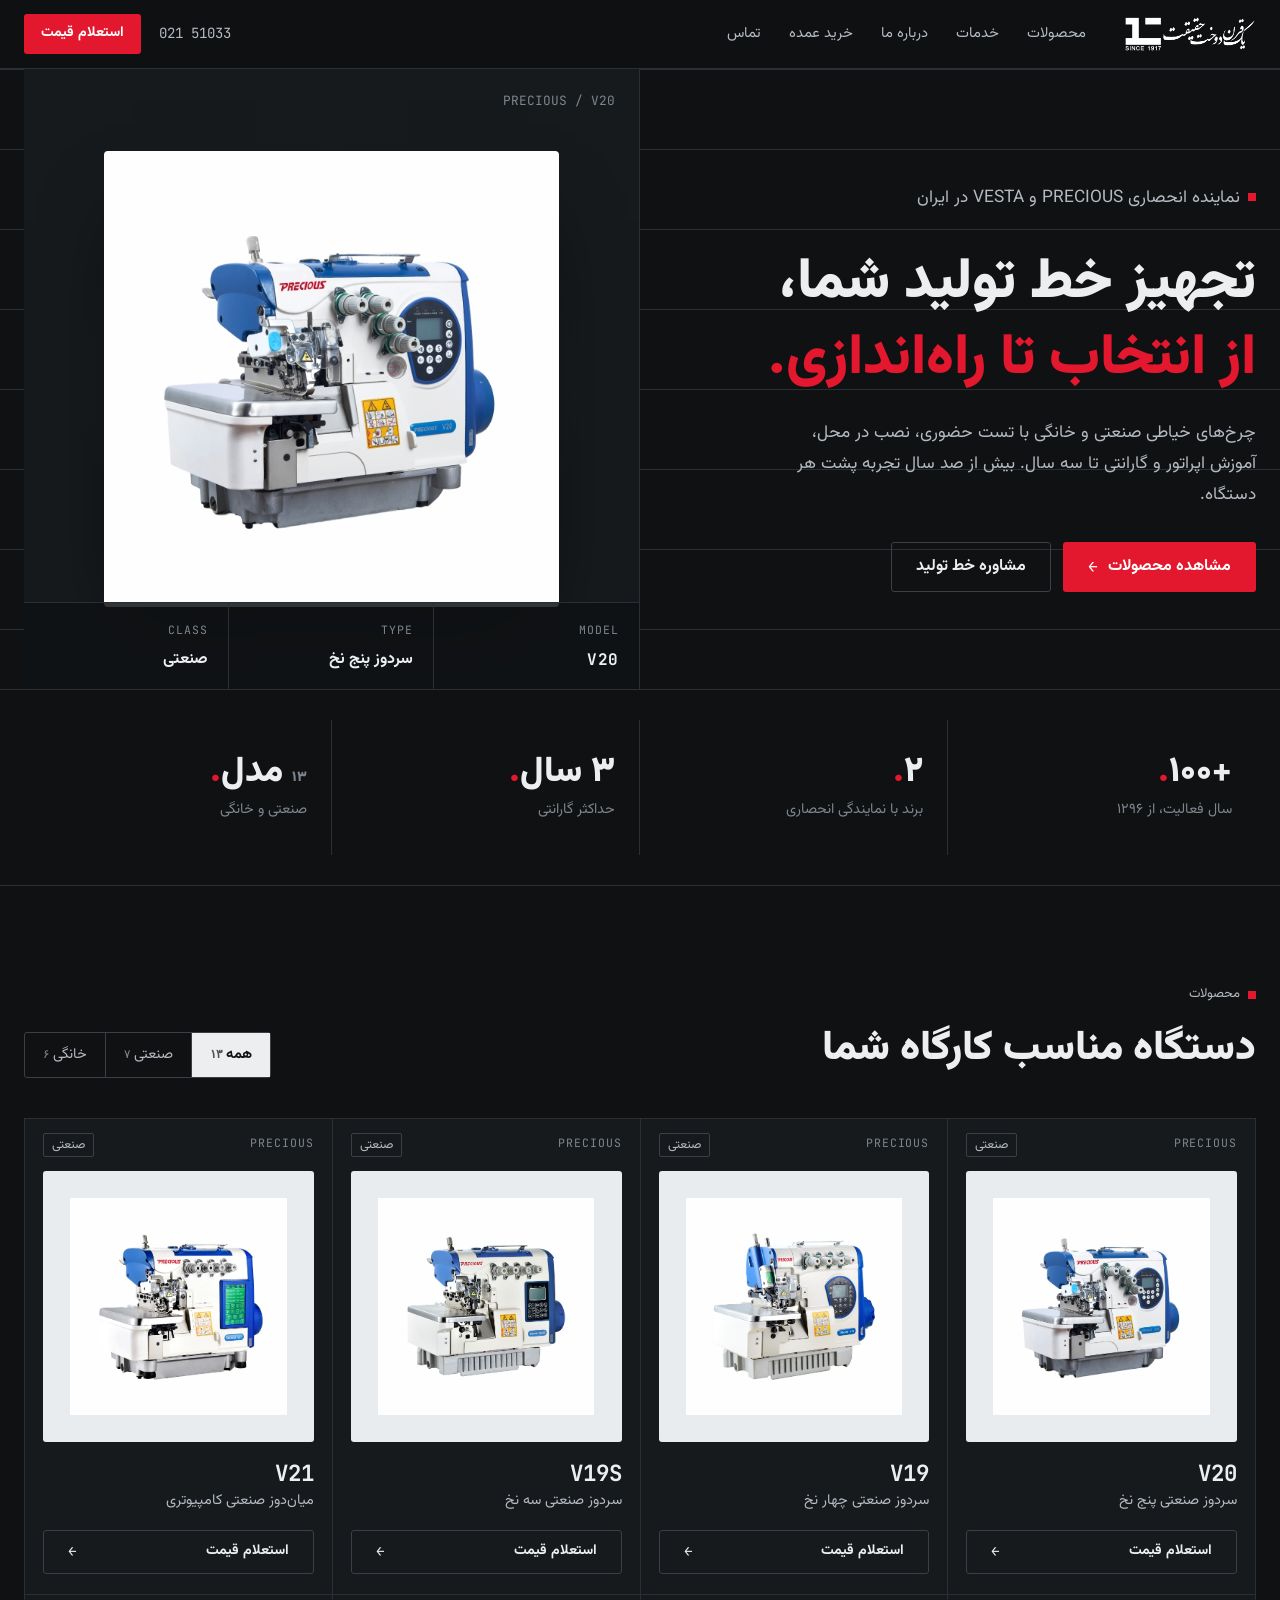
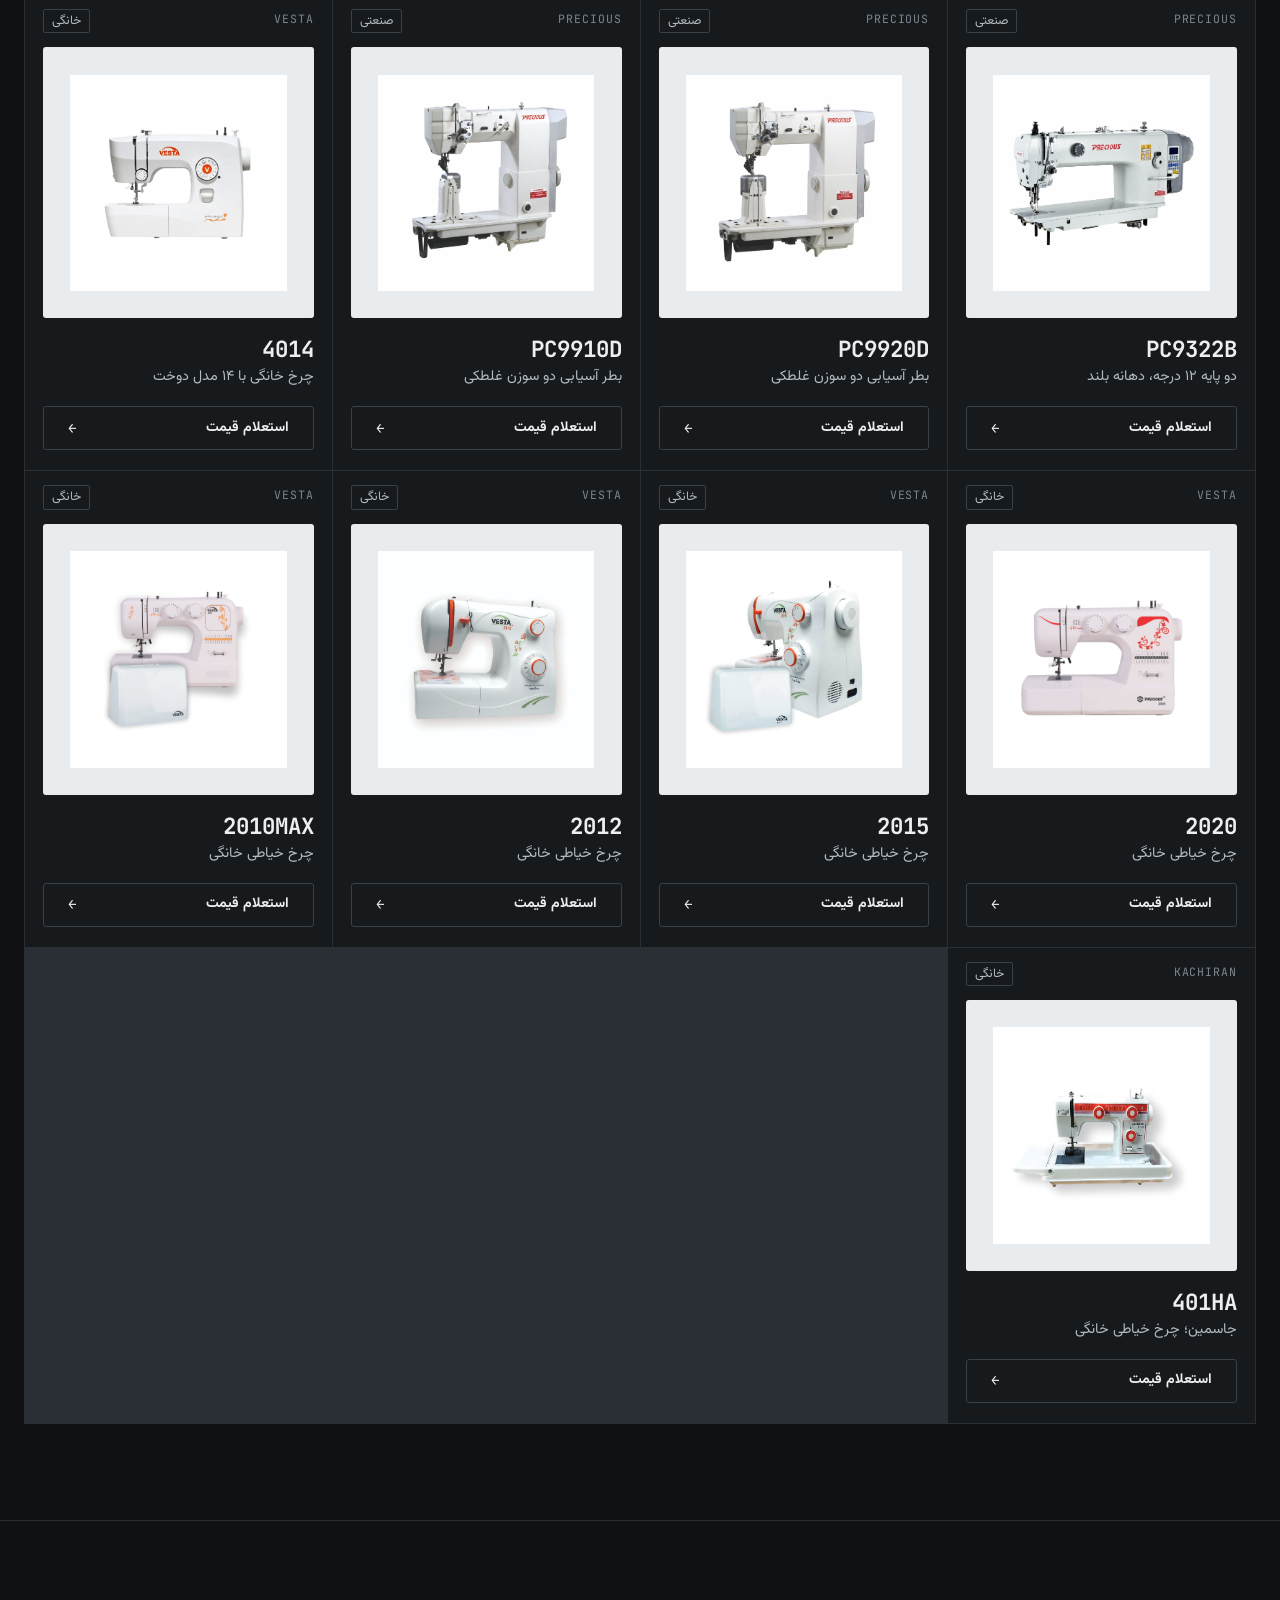
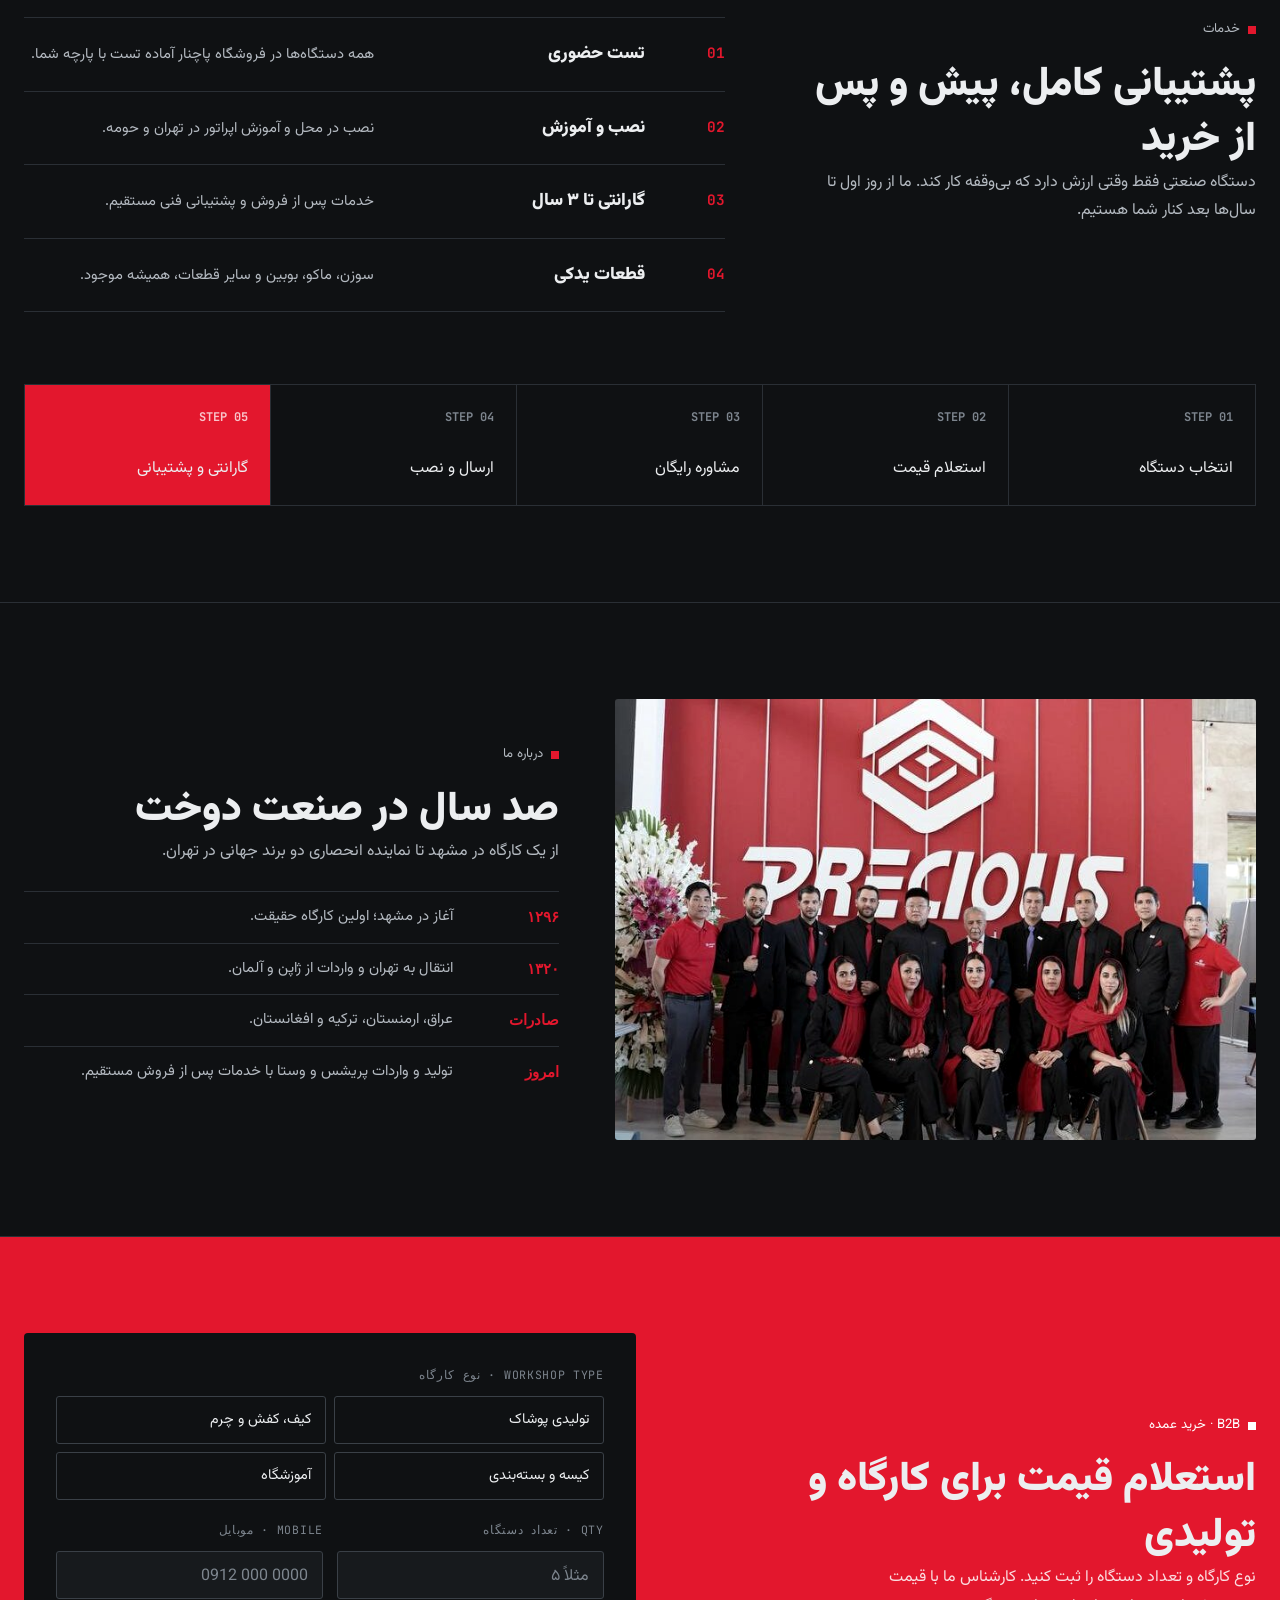
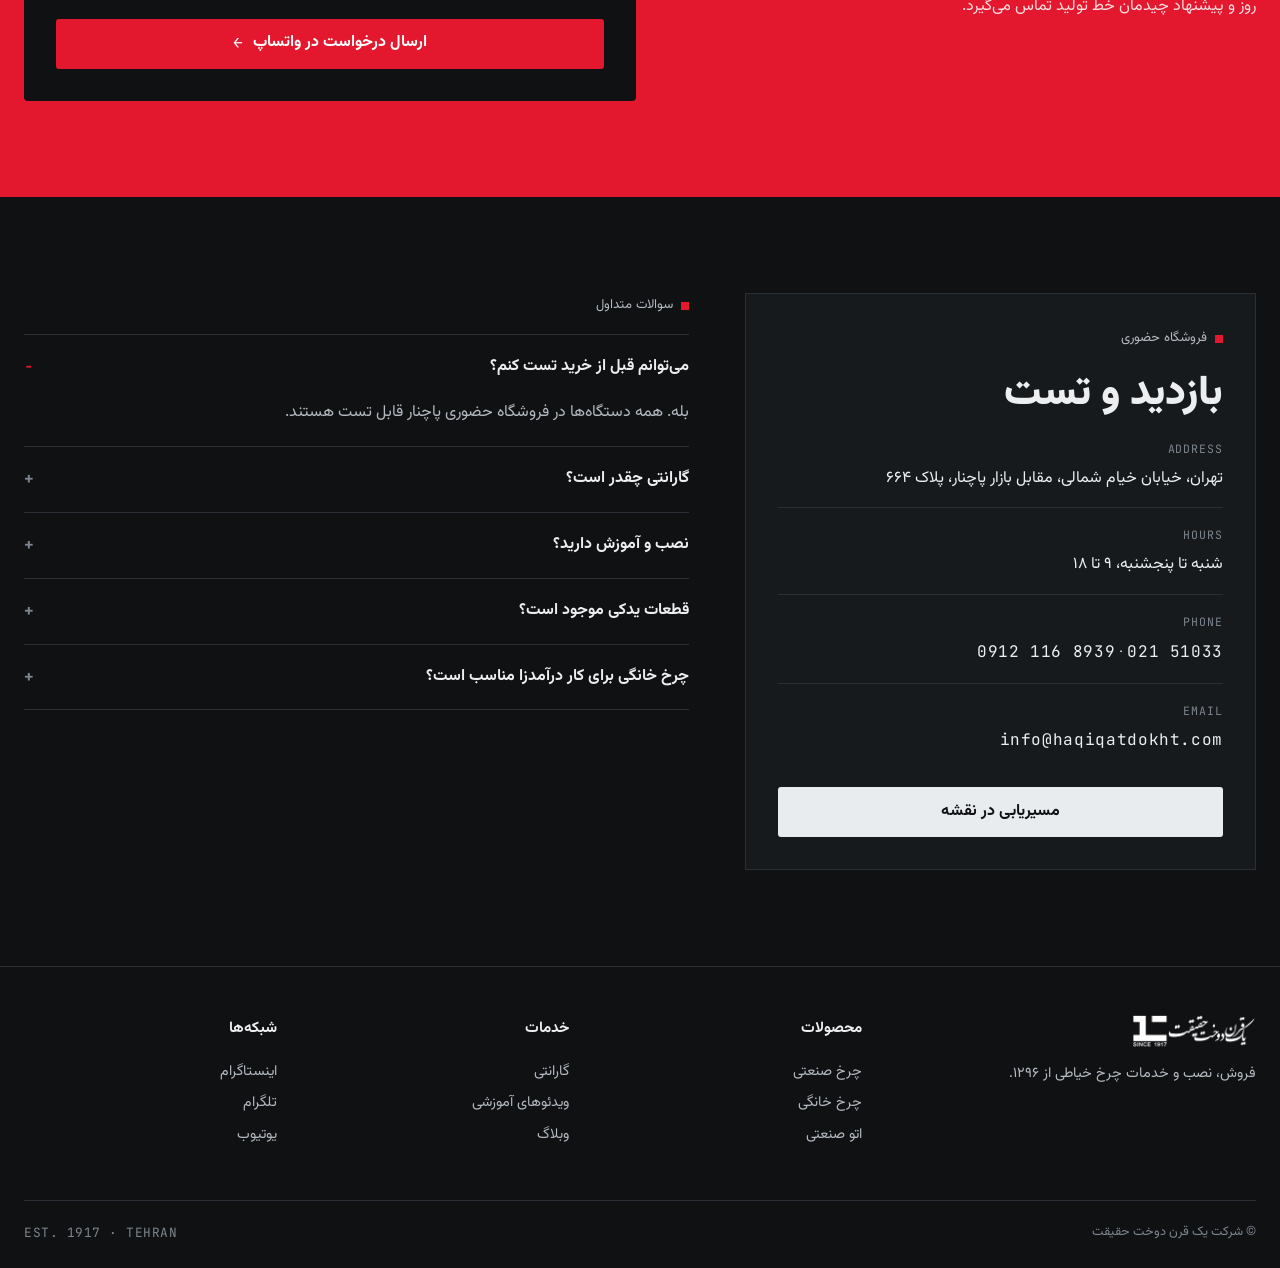
<file: web1/concepts/industrial.html>
<!doctype html>
<html lang="fa" dir="rtl">
<head>
  <meta charset="utf-8">
  <meta name="viewport" content="width=device-width, initial-scale=1">
  <title>حقیقت دوخت | سبک صنعتی</title>
  <link rel="preconnect" href="https://fonts.googleapis.com">
  <link rel="preconnect" href="https://fonts.gstatic.com" crossorigin>
  <link href="https://fonts.googleapis.com/css2?family=JetBrains+Mono:wght@500;700&family=Vazirmatn:wght@400;500;700;900&display=swap" rel="stylesheet">
  <style>
    /* Style 2 — Industrial pro: graphite panels, precise grid, mono labels, red for action */
    :root {
      --bg: #0f1113; --panel: #171a1d; --panel-2: #1e2226; --line: #2a2f35; --line-2: #3a4047;
      --text: #eceef0; --text-2: #b4bac1; --muted: #7d858e;
      --red: #e3172d; --red-2: #c00f22; --light: #e9ecef;
      --sans: "Vazirmatn", system-ui, sans-serif; --mono: "JetBrains Mono", ui-monospace, monospace;
      --wrap: 1240px; --g: 24px;
    }
    * { box-sizing: border-box; margin: 0; padding: 0; }
    html { scroll-behavior: smooth; scroll-padding-top: 80px; }
    body { font-family: var(--sans); background: var(--bg); color: var(--text); line-height: 1.8; -webkit-font-smoothing: antialiased; }
    img { display: block; max-width: 100%; height: auto; }
    a { color: inherit; text-decoration: none; }
    ol, ul { list-style: none; }
    button, input { font: inherit; color: inherit; }
    button { cursor: pointer; }
    h1, h2, h3 { line-height: 1.35; font-weight: 900; }
    :focus-visible { outline: 2px solid var(--red); outline-offset: 2px; }
    .wrap { max-width: calc(var(--wrap) + var(--g) * 2); margin-inline: auto; padding-inline: var(--g); }
    .mono { font-family: var(--mono); letter-spacing: .04em; }
    .label { font-family: var(--mono); font-size: .72rem; color: var(--muted); letter-spacing: .08em; text-transform: uppercase; direction: ltr; display: inline-block; }
    .tag { display: inline-flex; align-items: center; gap: 8px; font-size: .82rem; color: var(--text-2); margin-bottom: 16px; }
    .tag::before { content: ""; width: 8px; height: 8px; background: var(--red); }

    .btn { display: inline-flex; align-items: center; justify-content: center; gap: 10px; height: 50px; padding: 0 24px; border-radius: 3px; font-weight: 700; border: 1px solid transparent; transition: background-color .2s, border-color .2s; }
    .btn--red { background: var(--red); color: #fff; }
    .btn--red:hover { background: var(--red-2); }
    .btn--line { border-color: var(--line-2); }
    .btn--line:hover { border-color: var(--text); }
    .btn--light { background: var(--light); color: var(--bg); }
    .btn--light:hover { background: #fff; }
    .arrow { font-family: var(--mono); }

    /* Header */
    .header { position: sticky; top: 0; z-index: 50; background: rgba(15,17,19,.92); backdrop-filter: blur(10px); border-bottom: 1px solid var(--line); }
    .header .wrap { display: flex; align-items: center; gap: 36px; height: 68px; }
    .logo img { height: 34px; width: auto; filter: brightness(0) invert(1); }
    .nav { display: flex; gap: 28px; font-size: .92rem; color: var(--text-2); }
    .nav a:hover { color: var(--text); }
    .header__end { margin-inline-start: auto; display: flex; gap: 18px; align-items: center; }
    .header__tel { font-family: var(--mono); font-size: .88rem; color: var(--text-2); direction: ltr; }
    .header .btn { height: 40px; padding: 0 16px; font-size: .88rem; }
    .menu-btn { display: none; width: 42px; height: 42px; background: var(--panel); border: 1px solid var(--line); border-radius: 3px; }

    /* Hero */
    .hero { border-bottom: 1px solid var(--line); background: linear-gradient(var(--line) 1px, transparent 1px) 0 0 / 100% 80px, var(--bg); }
    .hero .wrap { display: grid; grid-template-columns: 1fr 1fr; min-height: 620px; }
    .hero__copy { padding: 72px 0 56px 48px; display: flex; flex-direction: column; justify-content: center; }
    .hero h1 { font-size: clamp(2.2rem, 4.4vw, 3.8rem); margin-bottom: 20px; }
    .hero h1 span { color: var(--red); }
    .hero p { color: var(--text-2); font-size: 1.08rem; max-width: 46ch; margin-bottom: 32px; }
    .hero .cta { display: flex; gap: 12px; flex-wrap: wrap; }
    .hero__visual { position: relative; border-inline-start: 1px solid var(--line); background: radial-gradient(60% 55% at 50% 50%, #2a3036, var(--panel) 70%); display: grid; place-items: center; overflow: hidden; }
    .hero__visual img { width: 74%; mix-blend-mode: normal; border-radius: 4px; box-shadow: 0 40px 80px -30px rgba(0,0,0,.8); }
    .hero__spec { position: absolute; inset-inline: 0; bottom: 0; display: grid; grid-template-columns: repeat(3, 1fr); border-top: 1px solid var(--line); background: rgba(15,17,19,.85); }
    .hero__spec div { padding: 14px 20px; }
    .hero__spec div + div { border-inline-start: 1px solid var(--line); }
    .hero__spec strong { display: block; font-size: 1rem; }
    .hero__model { position: absolute; top: 20px; right: 24px; font-family: var(--mono); font-size: .8rem; color: var(--muted); direction: ltr; }

    /* KPIs */
    .kpis { border-bottom: 1px solid var(--line); }
    .kpis .wrap { display: grid; grid-template-columns: repeat(4, 1fr); }
    .kpis div { padding: 30px 24px; }
    .kpis div + div { border-inline-start: 1px solid var(--line); }
    .kpis strong { display: block; font-size: 2.2rem; font-weight: 900; line-height: 1.3; }
    .kpis strong em { font-style: normal; color: var(--red); }
    .kpis span { color: var(--muted); font-size: .9rem; }

    /* Sections */
    .sec { padding: 96px 0; border-bottom: 1px solid var(--line); }
    .sec-head { display: flex; justify-content: space-between; align-items: flex-end; gap: 24px; flex-wrap: wrap; margin-bottom: 40px; }
    .sec h2 { font-size: clamp(1.8rem, 3.2vw, 2.6rem); }
    .seg { display: flex; border: 1px solid var(--line-2); border-radius: 3px; }
    .seg button { background: none; border: 0; padding: 9px 18px; color: var(--text-2); font-size: .9rem; }
    .seg button + button { border-inline-start: 1px solid var(--line-2); }
    .seg button.is-active { background: var(--text); color: var(--bg); font-weight: 700; }
    .seg button span { font-family: var(--mono); font-size: .75rem; opacity: .7; }

    .grid { display: grid; grid-template-columns: repeat(4, 1fr); gap: 1px; background: var(--line); border: 1px solid var(--line); }
    .card { background: var(--panel); display: flex; flex-direction: column; transition: background-color .2s; }
    .card:hover { background: var(--panel-2); }
    .card__top { display: flex; justify-content: space-between; padding: 14px 18px; }
    .card__top .cat { font-size: .78rem; color: var(--text-2); padding: 0 8px; border: 1px solid var(--line-2); border-radius: 2px; }
    .card__img { margin: 0 18px; background: var(--light); aspect-ratio: 1 / .85; border-radius: 3px; }
    .card__img img { width: 100%; height: 100%; object-fit: contain; padding: 10%; }
    .card__body { padding: 16px 18px 20px; display: flex; flex-direction: column; flex: 1; }
    .card h3 { font-family: var(--mono); font-size: 1.4rem; font-weight: 700; direction: ltr; text-align: right; }
    .card p { color: var(--text-2); font-size: .9rem; flex: 1; margin-bottom: 16px; }
    .card .btn { height: 44px; font-size: .88rem; justify-content: space-between; }

    /* Services as spec rows */
    .services { display: grid; grid-template-columns: 1fr 1.5fr; gap: 64px; }
    .services p.lead { color: var(--text-2); }
    .rows li { display: grid; grid-template-columns: 60px 1fr 1.4fr; gap: 20px; padding: 22px 0; border-top: 1px solid var(--line); align-items: baseline; }
    .rows li:last-child { border-bottom: 1px solid var(--line); }
    .rows b { font-family: var(--mono); color: var(--red); font-size: .9rem; }
    .rows h3 { font-size: 1.1rem; }
    .rows p { color: var(--text-2); font-size: .92rem; }

    .process { display: grid; grid-template-columns: repeat(5, 1fr); margin-top: 72px; border: 1px solid var(--line); }
    .process li { padding: 22px; position: relative; }
    .process li + li { border-inline-start: 1px solid var(--line); }
    .process li b { display: block; font-family: var(--mono); font-size: .75rem; color: var(--muted); margin-bottom: 26px; }
    .process li:last-child { background: var(--red); }
    .process li:last-child b { color: rgba(255,255,255,.75); }

    /* Story */
    .story { display: grid; grid-template-columns: 1.2fr 1fr; gap: 56px; align-items: center; }
    .story img { width: 100%; aspect-ratio: 16 / 11; object-fit: cover; object-position: center 25%; border-radius: 3px; filter: grayscale(.25) contrast(1.05); }
    .story p.lead { color: var(--text-2); margin-bottom: 24px; }
    .log li { display: grid; grid-template-columns: 90px 1fr; gap: 16px; padding: 12px 0; border-top: 1px solid var(--line); font-size: .93rem; }
    .log span { font-family: var(--mono); color: var(--red); font-weight: 700; }
    .log p { color: var(--text-2); }

    /* Wholesale */
    .wholesale { background: var(--red); border-bottom: 0; }
    .wholesale .wrap { display: grid; grid-template-columns: 1fr 1.1fr; gap: 64px; align-items: center; }
    .wholesale .tag { color: #fff; }
    .wholesale .tag::before { background: #fff; }
    .wholesale p { color: rgba(255,255,255,.85); max-width: 42ch; }
    .form { background: var(--bg); padding: 32px; border-radius: 4px; display: grid; gap: 20px; }
    .form fieldset { border: 0; }
    .form legend, .field > span { display: block; font-family: var(--mono); font-size: .72rem; letter-spacing: .06em; color: var(--muted); margin-bottom: 10px; }
    .chips { display: grid; grid-template-columns: 1fr 1fr; gap: 8px; }
    .chips input { position: absolute; opacity: 0; pointer-events: none; }
    .chips span { display: block; padding: 10px 14px; border: 1px solid var(--line-2); border-radius: 3px; font-size: .9rem; cursor: pointer; transition: .2s; }
    .chips input:checked + span { border-color: var(--red); background: rgba(227,23,45,.12); color: #fff; }
    .chips input:focus-visible + span { outline: 2px solid var(--red); outline-offset: 2px; }
    .row { display: grid; grid-template-columns: 1fr 1fr; gap: 14px; }
    .field input { width: 100%; height: 48px; padding: 0 14px; background: var(--panel); border: 1px solid var(--line-2); border-radius: 3px; font-family: var(--mono); outline: 0; }
    .field input:focus { border-color: var(--text); }
    .field input[dir="ltr"] { text-align: right; }
    .field input::placeholder { font-family: var(--sans); color: var(--muted); }
    .form__err { display: none; color: #ff6b7b; font-size: .82rem; margin-top: 6px; }
    .form__err.is-on { display: block; }
    .is-bad .chips span, .is-bad input { border-color: #ff6b7b; }

    /* Contact */
    .contact { display: grid; grid-template-columns: 1fr 1.3fr; gap: 56px; }
    .info { background: var(--panel); border: 1px solid var(--line); padding: 32px; }
    .info li { padding: 14px 0; border-bottom: 1px solid var(--line); }
    .info li:last-of-type { border-bottom: 0; }
    .info a:hover { color: var(--red); }
    .info .btn { margin-top: 16px; width: 100%; }
    details { border-top: 1px solid var(--line); }
    details:last-child { border-bottom: 1px solid var(--line); }
    summary { list-style: none; cursor: pointer; padding: 18px 0; display: flex; justify-content: space-between; gap: 16px; font-weight: 700; }
    summary::-webkit-details-marker { display: none; }
    summary::after { content: "+"; font-family: var(--mono); color: var(--muted); }
    details[open] summary::after { content: "−"; color: var(--red); }
    details p { color: var(--text-2); padding-bottom: 18px; }

    .footer { padding: 48px 0 24px; color: var(--text-2); font-size: .9rem; }
    .footer .wrap { display: grid; grid-template-columns: 1.4fr 1fr 1fr 1fr; gap: 40px; }
    .footer img { height: 32px; width: auto; filter: brightness(0) invert(1); margin-bottom: 14px; }
    .footer h4 { color: var(--text); font-size: .95rem; margin-bottom: 10px; }
    .footer .col { display: flex; flex-direction: column; gap: 6px; }
    .footer .col a:hover { color: var(--text); }
    .copy { grid-column: 1 / -1; border-top: 1px solid var(--line); padding-top: 20px; margin-top: 12px; font-size: .8rem; color: var(--muted); display: flex; justify-content: space-between; }

    @media (max-width: 1060px) {
      .grid { grid-template-columns: repeat(3, 1fr); }
      .header__tel { display: none; }
    }
    @media (max-width: 860px) {
      .nav { display: none; position: absolute; top: 100%; inset-inline: 0; flex-direction: column; gap: 0; background: var(--bg); border-bottom: 1px solid var(--line); padding: 6px var(--g) 14px; }
      .nav.is-open { display: flex; }
      .nav a { padding: 12px 0; border-bottom: 1px solid var(--line); }
      .header .wrap { position: relative; gap: 12px; }
      .menu-btn { display: grid; place-items: center; }
      .hero .wrap, .services, .story, .wholesale .wrap, .contact { grid-template-columns: 1fr; }
      .hero__copy { padding: 48px 0 40px; }
      .hero__visual { min-height: 380px; border: 1px solid var(--line); border-bottom: 0; }
      .kpis .wrap { grid-template-columns: 1fr 1fr; }
      .kpis div:nth-child(3) { border-inline-start: 0; }
      .kpis div:nth-child(n+3) { border-top: 1px solid var(--line); }
      .grid { grid-template-columns: repeat(2, 1fr); }
      .process { grid-template-columns: 1fr; }
      .process li + li { border-inline-start: 0; border-top: 1px solid var(--line); }
      .process li b { margin-bottom: 4px; }
      .footer .wrap { grid-template-columns: 1fr 1fr; }
    }
    @media (max-width: 560px) {
      :root { --g: 16px; }
      .header .btn { display: none; }
      .sec { padding: 64px 0; }
      .rows li { grid-template-columns: 40px 1fr; }
      .rows p { grid-column: 2; }
      .row, .chips { grid-template-columns: 1fr; }
      .card__top, .card__body { padding-inline: 12px; }
      .card__img { margin: 0 12px; }
      .card h3 { font-size: 1.05rem; }
      .card .btn { font-size: .8rem; padding: 0 10px; }
      .hero__spec div { padding: 10px 12px; font-size: .85rem; }
      .form { padding: 20px; }
      .copy { flex-direction: column; gap: 4px; }
    }
  </style>
</head>
<body>
  <header class="header">
    <div class="wrap">
      <a href="#top" class="logo"><img src="../assets/img/logo.png" alt="یک قرن دوخت حقیقت" width="180" height="36"></a>
      <nav class="nav" id="nav">
        <a href="#products">محصولات</a>
        <a href="#services">خدمات</a>
        <a href="#about">درباره ما</a>
        <a href="#wholesale">خرید عمده</a>
        <a href="#contact">تماس</a>
      </nav>
      <div class="header__end">
        <a class="header__tel" href="tel:02151033">021 51033</a>
        <a class="btn btn--red" href="#wholesale">استعلام قیمت</a>
        <button class="menu-btn" id="menuBtn" aria-expanded="false" aria-controls="nav" aria-label="منو">☰</button>
      </div>
    </div>
  </header>

  <main id="top">
    <section class="hero">
      <div class="wrap">
        <div class="hero__copy">
          <p class="tag">نماینده انحصاری PRECIOUS و VESTA در ایران</p>
          <h1>تجهیز خط تولید شما،<br><span>از انتخاب تا راه‌اندازی.</span></h1>
          <p>چرخ‌های خیاطی صنعتی و خانگی با تست حضوری، نصب در محل، آموزش اپراتور و گارانتی تا سه سال. بیش از صد سال تجربه پشت هر دستگاه.</p>
          <div class="cta">
            <a class="btn btn--red" href="#products">مشاهده محصولات <span class="arrow">←</span></a>
            <a class="btn btn--line" href="#wholesale">مشاوره خط تولید</a>
          </div>
        </div>
        <div class="hero__visual">
          <span class="hero__model">PRECIOUS / V20</span>
          <img src="../assets/img/V-20.jpg" alt="چرخ سردوز پنج نخ پریشس V20" width="480" height="480">
          <div class="hero__spec">
            <div><span class="label">MODEL</span><strong class="mono">V20</strong></div>
            <div><span class="label">TYPE</span><strong>سردوز پنج نخ</strong></div>
            <div><span class="label">CLASS</span><strong>صنعتی</strong></div>
          </div>
        </div>
      </div>
    </section>

    <section class="kpis">
      <div class="wrap">
        <div><strong>+۱۰۰<em>.</em></strong><span>سال فعالیت، از ۱۲۹۶</span></div>
        <div><strong>۲<em>.</em></strong><span>برند با نمایندگی انحصاری</span></div>
        <div><strong>۳ سال<em>.</em></strong><span>حداکثر گارانتی</span></div>
        <div><strong><span data-count-cat="all"></span> مدل<em>.</em></strong><span>صنعتی و خانگی</span></div>
      </div>
    </section>

    <section class="sec" id="products">
      <div class="wrap">
        <div class="sec-head">
          <div><p class="tag">محصولات</p><h2>دستگاه مناسب کارگاه شما</h2></div>
          <div class="seg" role="tablist">
            <button class="is-active" data-filter="all" role="tab" aria-selected="true">همه <span data-count-cat="all"></span></button>
            <button data-filter="industrial" role="tab" aria-selected="false">صنعتی <span data-count-cat="industrial"></span></button>
            <button data-filter="home" role="tab" aria-selected="false">خانگی <span data-count-cat="home"></span></button>
          </div>
        </div>
        <div class="grid" id="grid"></div>
      </div>
    </section>

    <section class="sec" id="services">
      <div class="wrap">
        <div class="services">
          <div>
            <p class="tag">خدمات</p>
            <h2>پشتیبانی کامل، پیش و پس از خرید</h2>
            <p class="lead">دستگاه صنعتی فقط وقتی ارزش دارد که بی‌وقفه کار کند. ما از روز اول تا سال‌ها بعد کنار شما هستیم.</p>
          </div>
          <ol class="rows">
            <li><b>01</b><h3>تست حضوری</h3><p>همه دستگاه‌ها در فروشگاه پاچنار آماده تست با پارچه شما.</p></li>
            <li><b>02</b><h3>نصب و آموزش</h3><p>نصب در محل و آموزش اپراتور در تهران و حومه.</p></li>
            <li><b>03</b><h3>گارانتی تا ۳ سال</h3><p>خدمات پس از فروش و پشتیبانی فنی مستقیم.</p></li>
            <li><b>04</b><h3>قطعات یدکی</h3><p>سوزن، ماکو، بوبین و سایر قطعات، همیشه موجود.</p></li>
          </ol>
        </div>
        <ol class="process">
          <li><b>STEP 01</b>انتخاب دستگاه</li>
          <li><b>STEP 02</b>استعلام قیمت</li>
          <li><b>STEP 03</b>مشاوره رایگان</li>
          <li><b>STEP 04</b>ارسال و نصب</li>
          <li><b>STEP 05</b>گارانتی و پشتیبانی</li>
        </ol>
      </div>
    </section>

    <section class="sec" id="about">
      <div class="wrap story">
        <img src="../assets/img/exhibition.jpg" alt="تیم حقیقت دوخت در نمایشگاه پریشس" loading="lazy">
        <div>
          <p class="tag">درباره ما</p>
          <h2>صد سال در صنعت دوخت</h2>
          <p class="lead">از یک کارگاه در مشهد تا نماینده انحصاری دو برند جهانی در تهران.</p>
          <ol class="log">
            <li><span>۱۲۹۶</span><p>آغاز در مشهد؛ اولین کارگاه حقیقت.</p></li>
            <li><span>۱۳۲۰</span><p>انتقال به تهران و واردات از ژاپن و آلمان.</p></li>
            <li><span>صادرات</span><p>عراق، ارمنستان، ترکیه و افغانستان.</p></li>
            <li><span>امروز</span><p>تولید و واردات پریشس و وستا با خدمات پس از فروش مستقیم.</p></li>
          </ol>
        </div>
      </div>
    </section>

    <section class="sec wholesale" id="wholesale">
      <div class="wrap">
        <div>
          <p class="tag">B2B · خرید عمده</p>
          <h2>استعلام قیمت برای کارگاه و تولیدی</h2>
          <p>نوع کارگاه و تعداد دستگاه را ثبت کنید. کارشناس ما با قیمت روز و پیشنهاد چیدمان خط تولید تماس می‌گیرد.</p>
        </div>
        <form class="form" id="wholesaleForm" novalidate>
          <fieldset>
            <legend>WORKSHOP TYPE · نوع کارگاه</legend>
            <div class="chips">
              <label><input type="radio" name="type" value="تولیدی پوشاک"><span>تولیدی پوشاک</span></label>
              <label><input type="radio" name="type" value="کیف، کفش و چرم"><span>کیف، کفش و چرم</span></label>
              <label><input type="radio" name="type" value="کیسه و بسته‌بندی"><span>کیسه و بسته‌بندی</span></label>
              <label><input type="radio" name="type" value="آموزشگاه"><span>آموزشگاه</span></label>
            </div>
            <p class="form__err" data-for="type">نوع کارگاه را انتخاب کنید.</p>
          </fieldset>
          <div class="row">
            <label class="field"><span>QTY · تعداد دستگاه</span><input name="count" inputmode="numeric" placeholder="مثلاً ۵"><p class="form__err" data-for="count">تعداد دستگاه را وارد کنید.</p></label>
            <label class="field"><span>MOBILE · موبایل</span><input name="mobile" type="tel" dir="ltr" placeholder="0912 000 0000"><p class="form__err" data-for="mobile">شماره موبایل معتبر نیست.</p></label>
          </div>
          <button class="btn btn--red" type="submit">ارسال درخواست در واتساپ <span class="arrow">←</span></button>
        </form>
      </div>
    </section>

    <section class="sec" id="contact">
      <div class="wrap contact">
        <div class="info">
          <p class="tag">فروشگاه حضوری</p>
          <h2>بازدید و تست</h2>
          <ul>
            <li><span class="label">ADDRESS</span><br>تهران، خیابان خیام شمالی، مقابل بازار پاچنار، پلاک ۶۶۴</li>
            <li><span class="label">HOURS</span><br>شنبه تا پنجشنبه، ۹ تا ۱۸</li>
            <li><span class="label">PHONE</span><br><a class="mono" href="tel:02151033" dir="ltr">021 51033</a> · <a class="mono" href="tel:09121168939" dir="ltr">0912 116 8939</a></li>
            <li><span class="label">EMAIL</span><br><a class="mono" href="mailto:info@haqiqatdokht.com">info@haqiqatdokht.com</a></li>
          </ul>
          <a class="btn btn--light" href="https://www.google.com/maps/search/?api=1&query=Khayyam+St+Pachenar+Tehran" target="_blank" rel="noopener">مسیریابی در نقشه</a>
        </div>
        <div>
          <p class="tag">سوالات متداول</p>
          <details open><summary>می‌توانم قبل از خرید تست کنم؟</summary><p>بله. همه دستگاه‌ها در فروشگاه حضوری پاچنار قابل تست هستند.</p></details>
          <details><summary>گارانتی چقدر است؟</summary><p>بسته به محصول، از ۶ ماه تا ۳ سال.</p></details>
          <details><summary>نصب و آموزش دارید؟</summary><p>بله، برای دستگاه‌های صنعتی در تهران و حومه.</p></details>
          <details><summary>قطعات یدکی موجود است؟</summary><p>سوزن، ماکو، بوبین و سایر قطعات. برای موجودی تماس بگیرید.</p></details>
          <details><summary>چرخ خانگی برای کار درآمدزا مناسب است؟</summary><p>برای دوخت تمام‌وقت، چرخ صنعتی پیشنهاد می‌شود.</p></details>
        </div>
      </div>
    </section>
  </main>

  <footer class="footer">
    <div class="wrap">
      <div><img src="../assets/img/logo.png" alt="یک قرن دوخت حقیقت" width="160" height="32"><p>فروش، نصب و خدمات چرخ خیاطی از ۱۲۹۶.</p></div>
      <div class="col"><h4>محصولات</h4><a href="#products">چرخ صنعتی</a><a href="#products">چرخ خانگی</a><a href="#contact">اتو صنعتی</a></div>
      <div class="col"><h4>خدمات</h4><a href="https://haqiqatdokht.com/warranty/">گارانتی</a><a href="https://haqiqatdokht.com/video/">ویدئوهای آموزشی</a><a href="https://haqiqatdokht.com/blog/">وبلاگ</a></div>
      <div class="col"><h4>شبکه‌ها</h4><a href="https://www.instagram.com/haqiqatdokht" target="_blank" rel="noopener">اینستاگرام</a><a href="https://t.me/haqiqatdokht" target="_blank" rel="noopener">تلگرام</a><a href="https://www.youtube.com/channel/UC2vU9ic2P-tChWRxPHci4Zw" target="_blank" rel="noopener">یوتیوب</a></div>
      <p class="copy"><span>© شرکت یک قرن دوخت حقیقت</span><span class="mono">EST. 1917 · TEHRAN</span></p>
    </div>
  </footer>

  <script src="shared.js"></script>
  <script>
    initPage({
      card: (p) => `
        <article class="card">
          <div class="card__top"><span class="label">${p.brand}</span><span class="cat">${CAT_LABEL[p.cat]}</span></div>
          <div class="card__img"><img src="${IMG + p.img}" alt="${p.brand} ${p.model}" loading="lazy"></div>
          <div class="card__body">
            <h3>${p.model}</h3>
            <p>${p.name}</p>
            <a class="btn btn--line" href="${priceLink(p)}" target="_blank" rel="noopener">استعلام قیمت <span class="arrow">←</span></a>
          </div>
        </article>`,
    });
  </script>
</body>
</html>
</file>
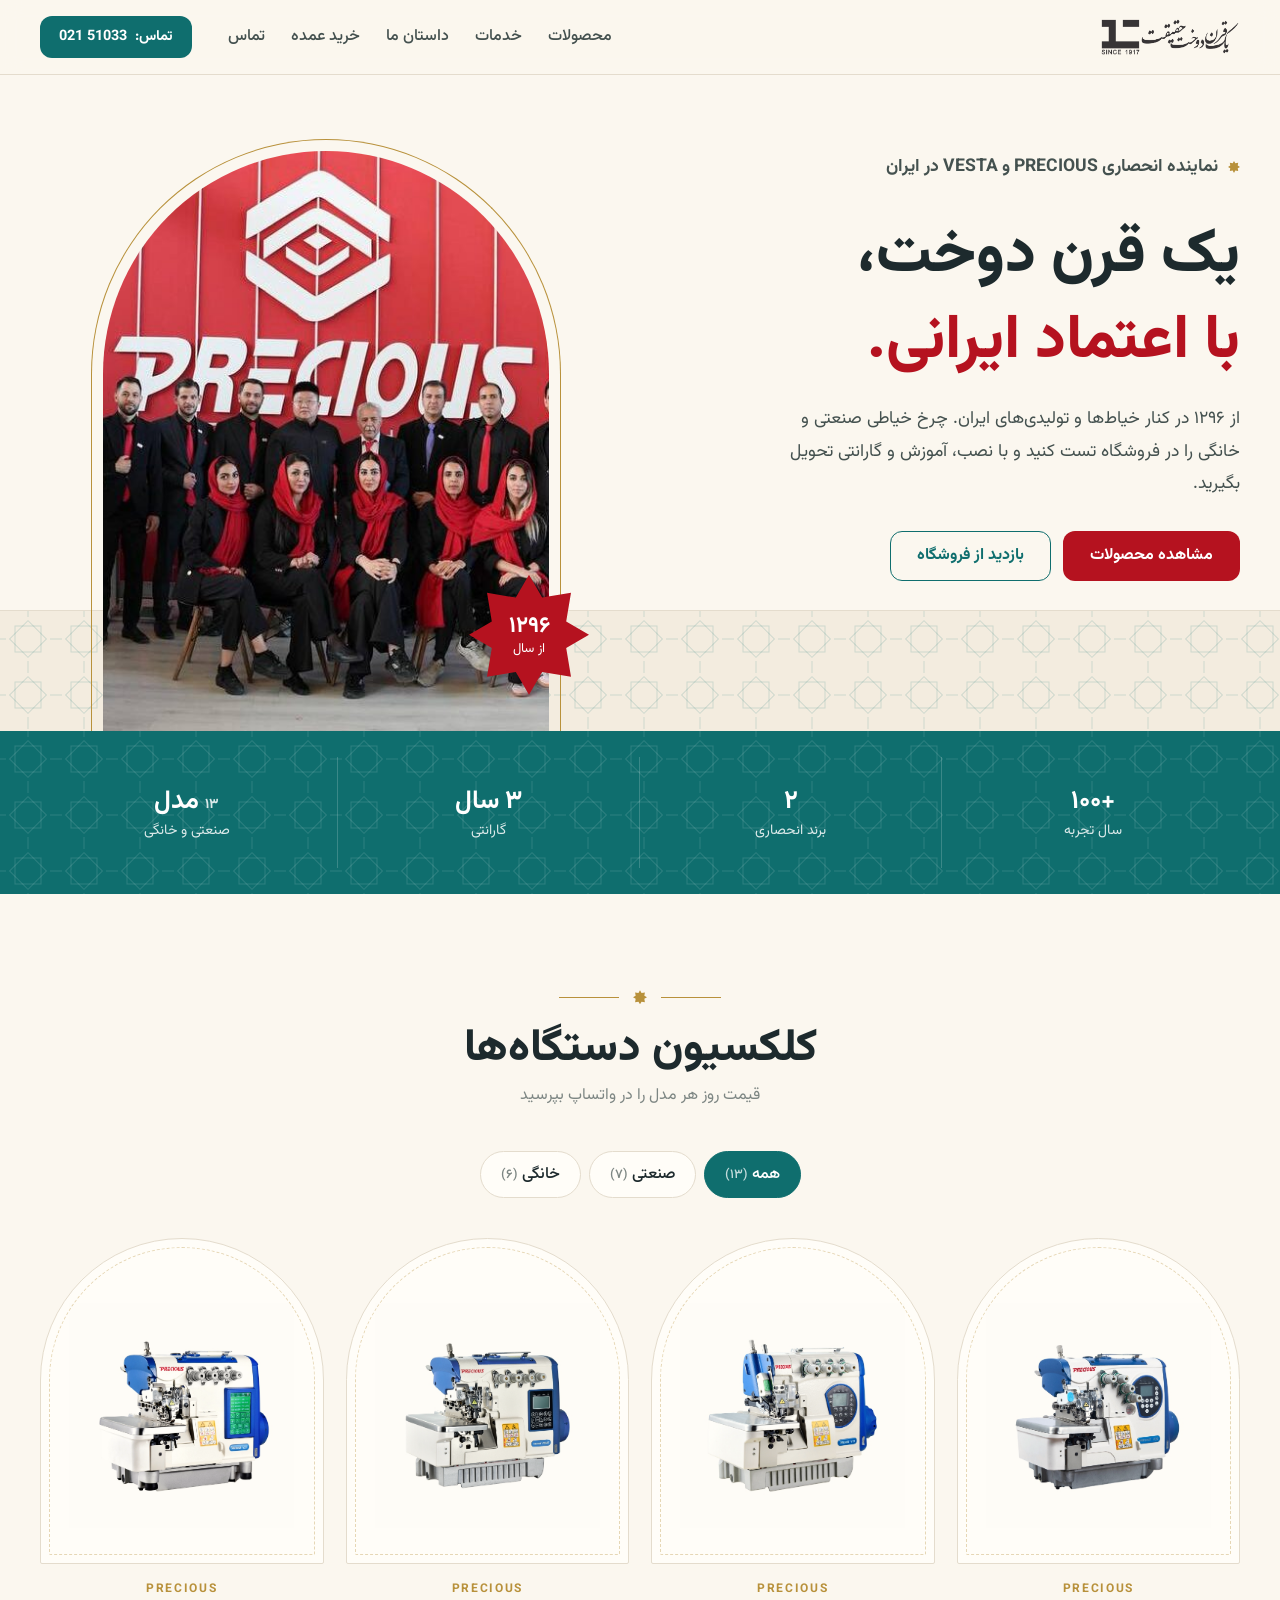
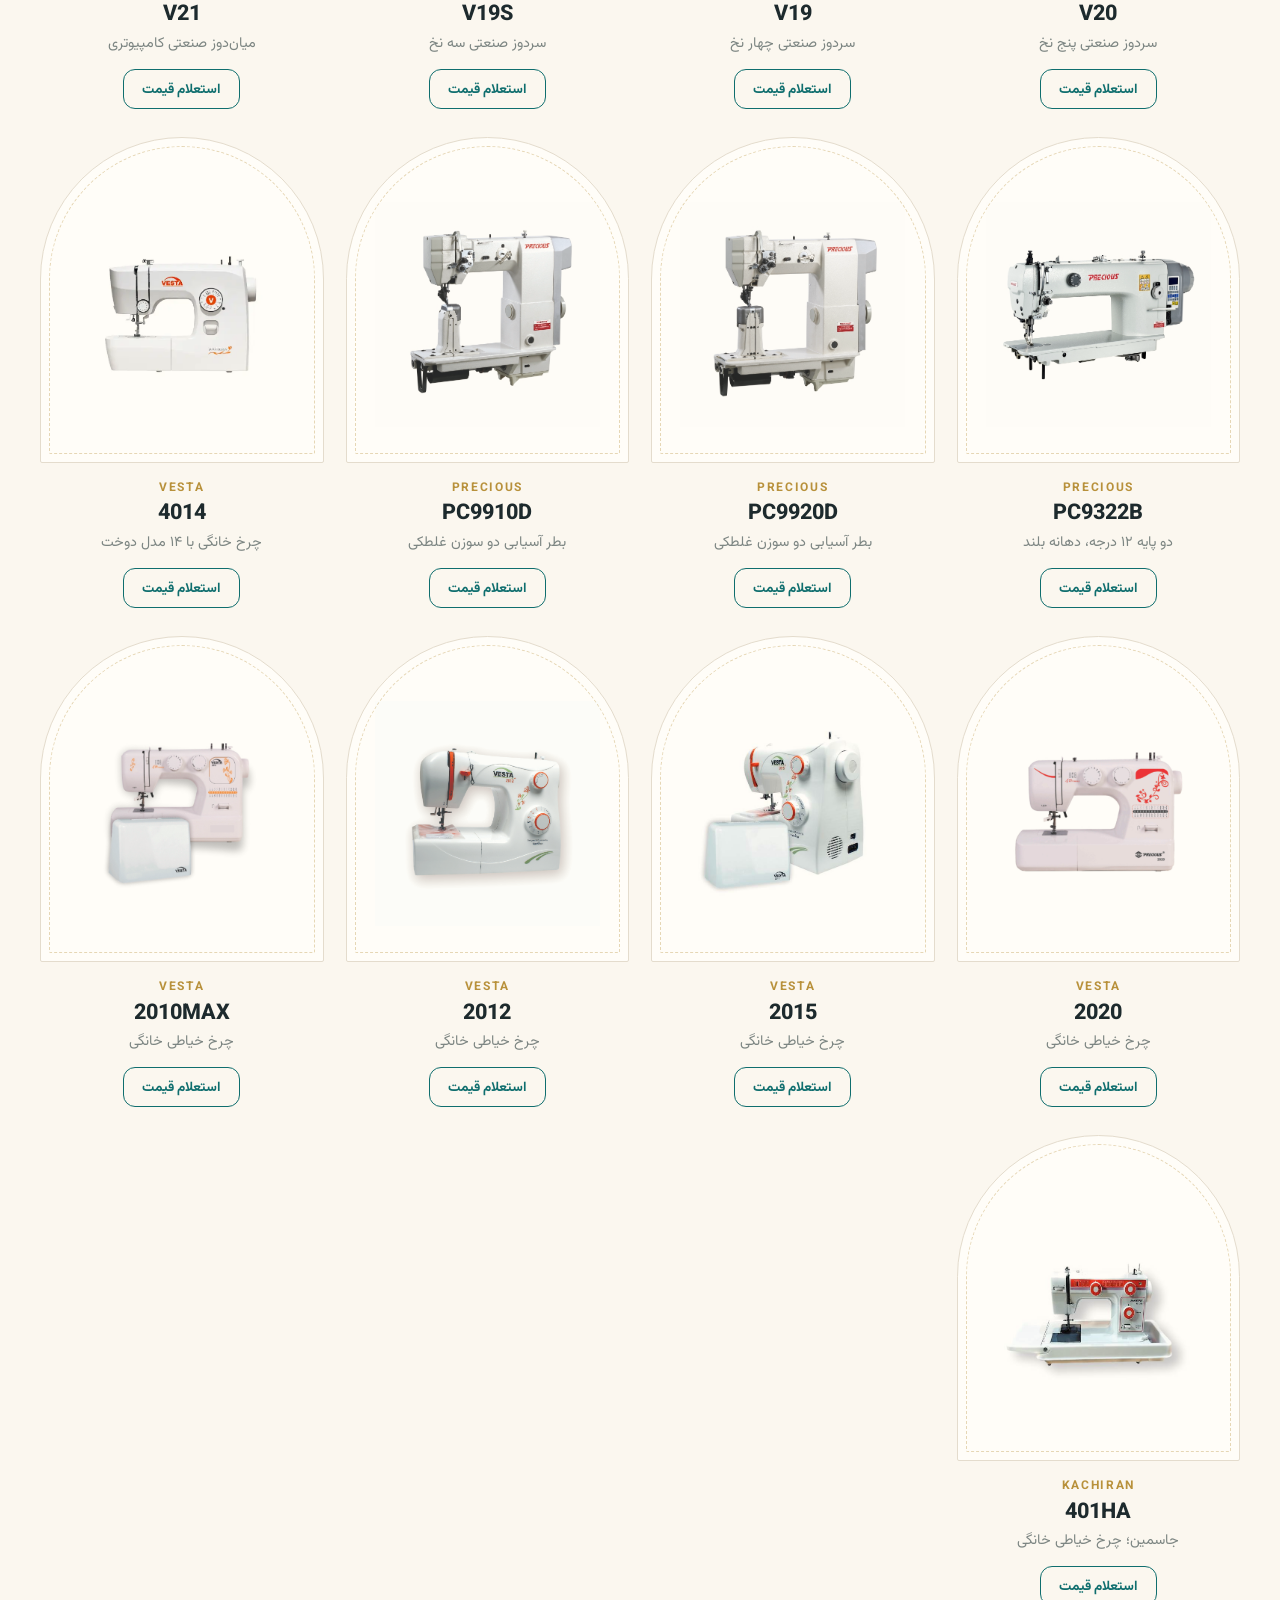
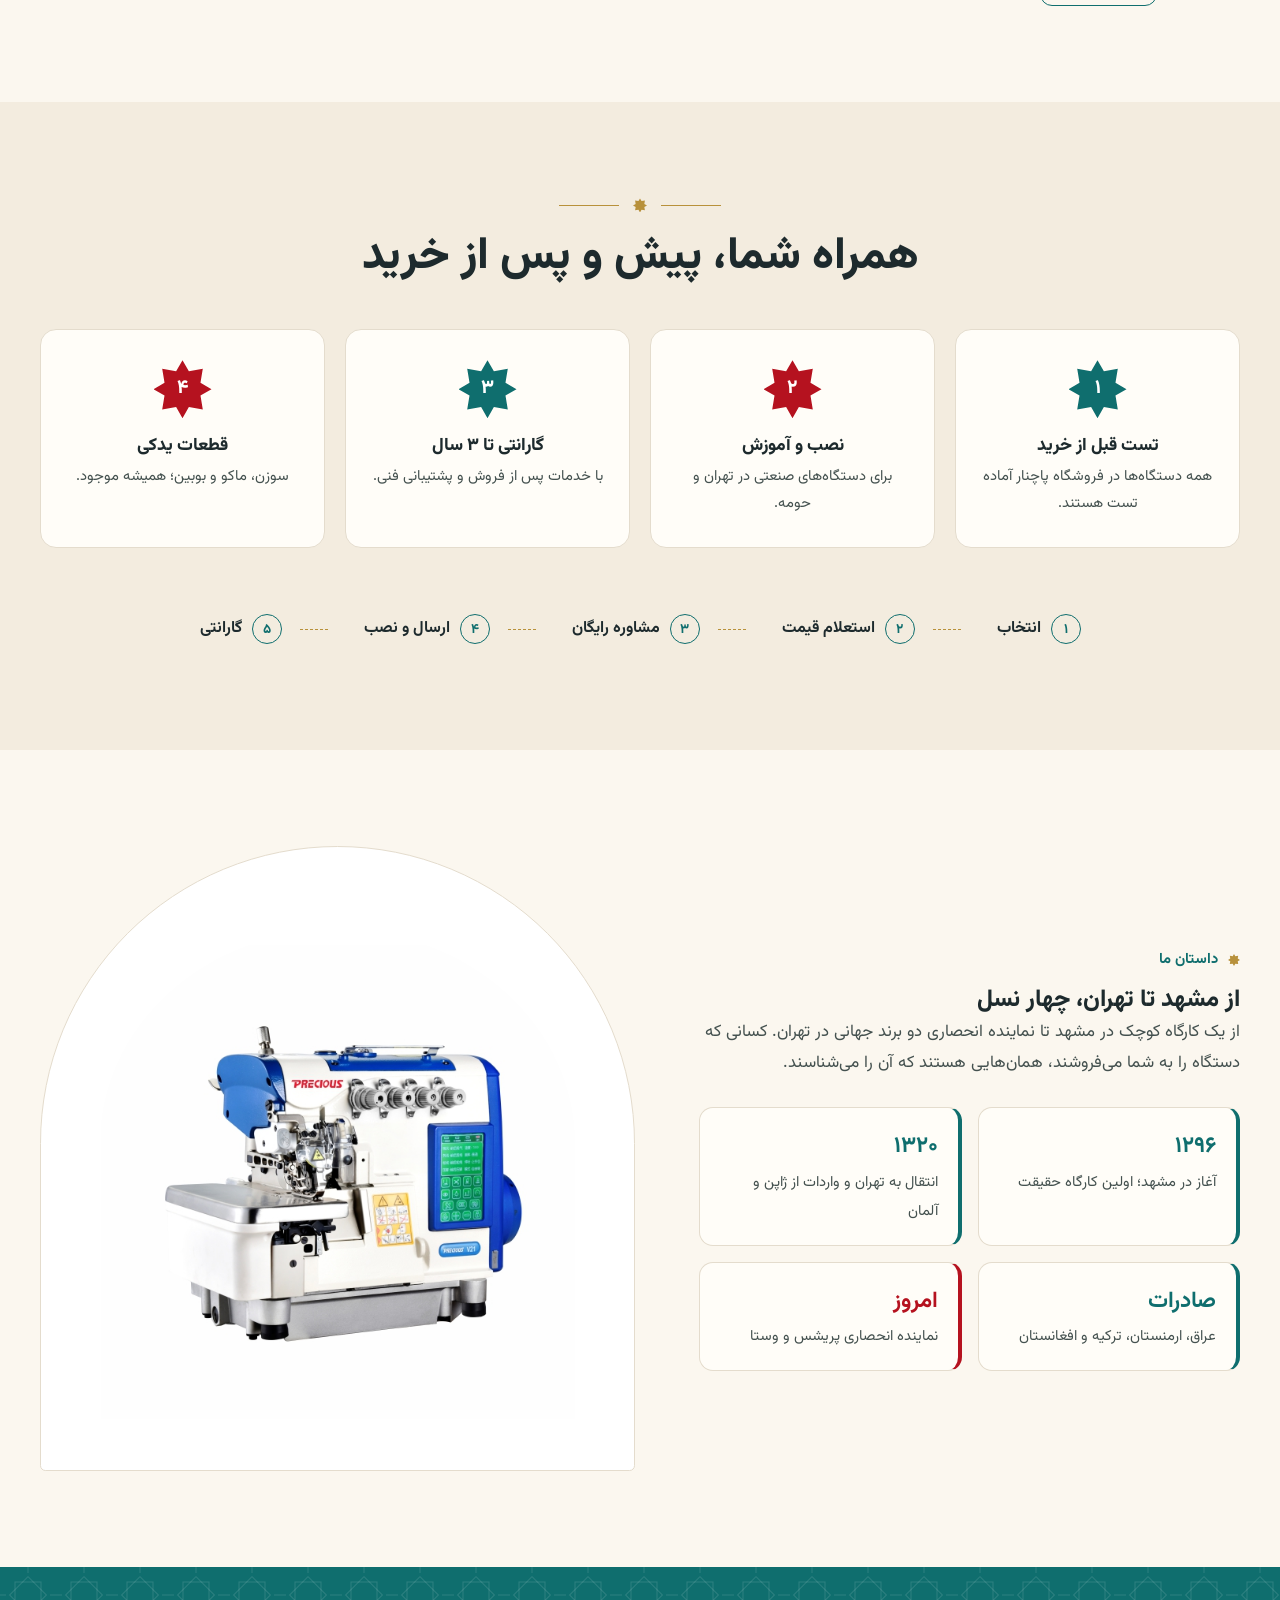
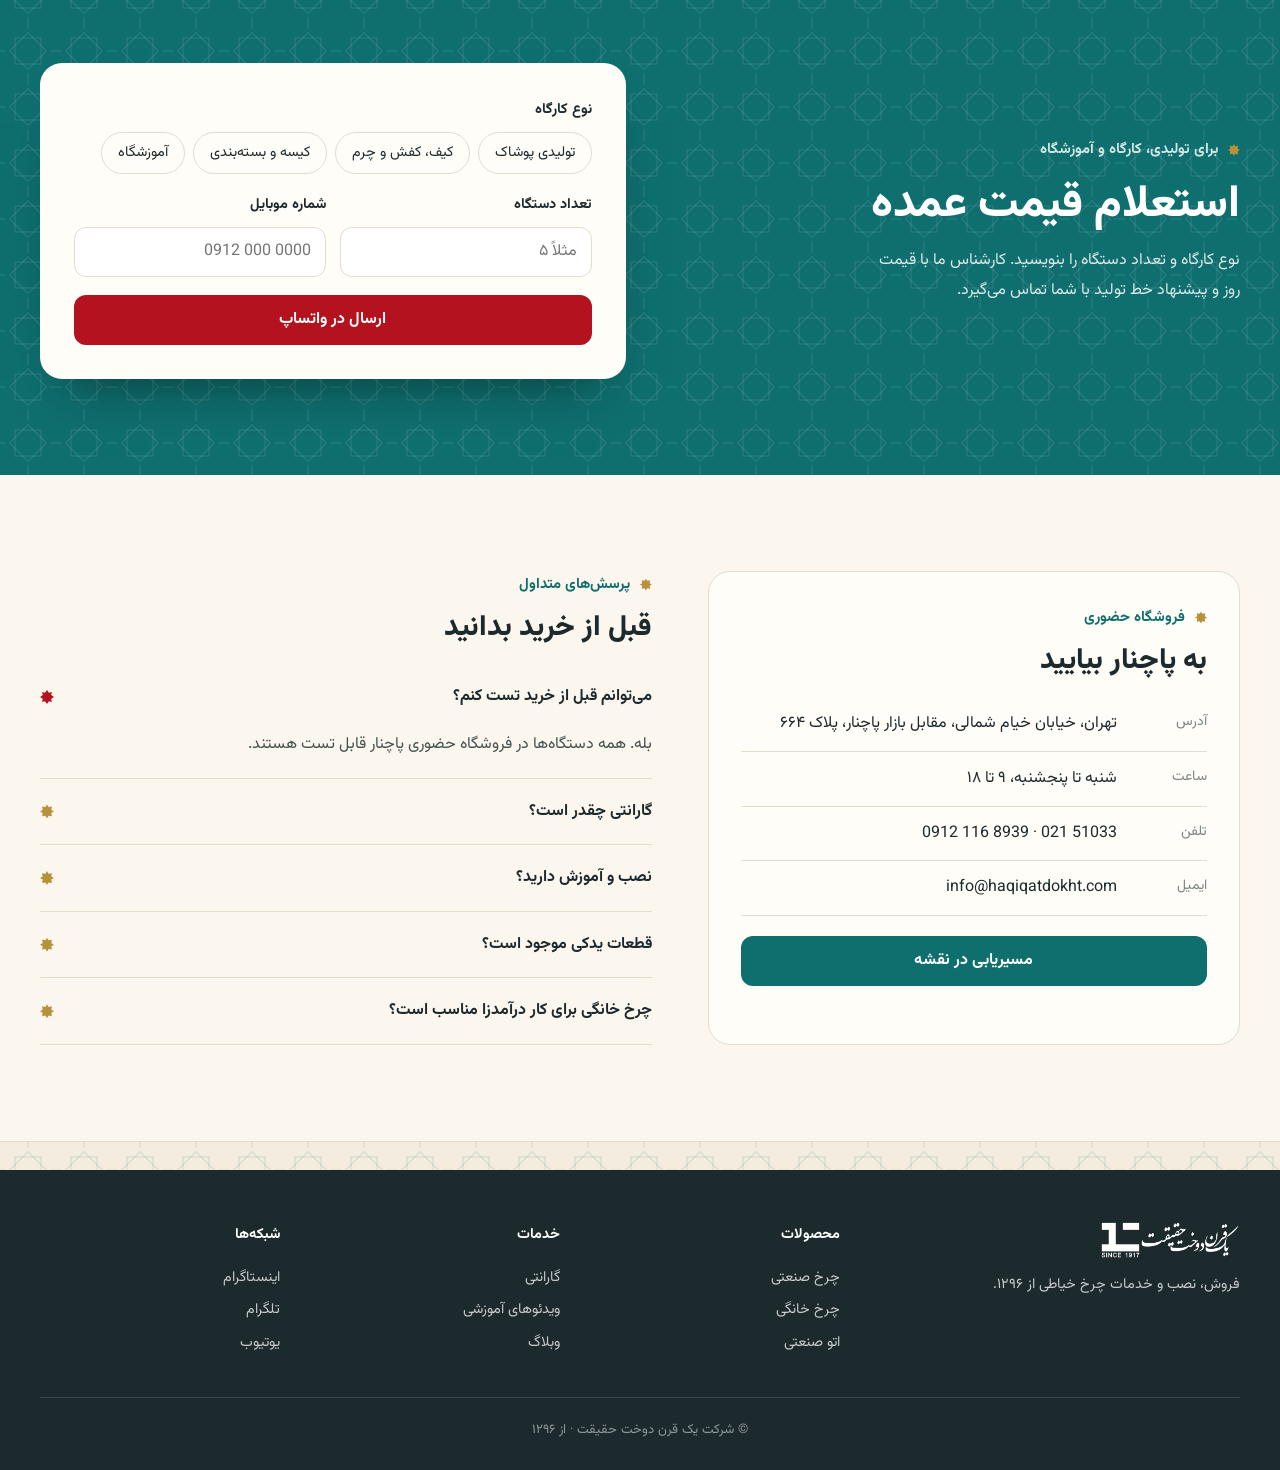
<file: web1/concepts/persian.html>
<!doctype html>
<html lang="fa" dir="rtl">
<head>
  <meta charset="utf-8">
  <meta name="viewport" content="width=device-width, initial-scale=1">
  <title>حقیقت دوخت | سبک ایرانی</title>
  <link rel="preconnect" href="https://fonts.googleapis.com">
  <link rel="preconnect" href="https://fonts.gstatic.com" crossorigin>
  <link href="https://fonts.googleapis.com/css2?family=Vazirmatn:wght@300;400;500;700;800&display=swap" rel="stylesheet">
  <style>
    /* Style — Persian modern: arches, star-tile pattern, turquoise + brand red on cream */
    :root {
      --bg: #fbf7ef; --bg-2: #f3ecdf; --card: #fffdf8;
      --ink: #1d2a2d; --ink-2: #44514f; --muted: #7d8683; --line: #e4dccd;
      --teal: #0f6e6e; --teal-2: #0a5555; --teal-soft: #e2efec; --red: #b5121f; --red-2: #930d18; --gold: #b8913b;
      --sans: "Vazirmatn", system-ui, sans-serif; --wrap: 1200px; --g: 24px;
      --tile: url("data:image/svg+xml,%3Csvg xmlns='http://www.w3.org/2000/svg' width='56' height='56' viewBox='0 0 56 56'%3E%3Cg fill='none' stroke='%230f6e6e' stroke-opacity='.16'%3E%3Crect x='15' y='15' width='26' height='26'/%3E%3Crect x='15' y='15' width='26' height='26' transform='rotate(45 28 28)'/%3E%3Cpath d='M0 28h6M50 28h6M28 0v6M28 50v6'/%3E%3C/g%3E%3C/svg%3E");
      --tile-light: url("data:image/svg+xml,%3Csvg xmlns='http://www.w3.org/2000/svg' width='56' height='56' viewBox='0 0 56 56'%3E%3Cg fill='none' stroke='%23ffffff' stroke-opacity='.12'%3E%3Crect x='15' y='15' width='26' height='26'/%3E%3Crect x='15' y='15' width='26' height='26' transform='rotate(45 28 28)'/%3E%3Cpath d='M0 28h6M50 28h6M28 0v6M28 50v6'/%3E%3C/g%3E%3C/svg%3E");
      --star: polygon(50% 0%, 61% 19%, 85% 15%, 81% 39%, 100% 50%, 81% 61%, 85% 85%, 61% 81%, 50% 100%, 39% 81%, 15% 85%, 19% 61%, 0% 50%, 19% 39%, 15% 15%, 39% 19%);
    }
    * { box-sizing: border-box; margin: 0; padding: 0; }
    html { scroll-behavior: smooth; scroll-padding-top: 80px; }
    body { font-family: var(--sans); background: var(--bg); color: var(--ink); line-height: 1.85; -webkit-font-smoothing: antialiased; }
    img { display: block; max-width: 100%; height: auto; }
    a { color: inherit; text-decoration: none; }
    ol, ul { list-style: none; }
    button, input { font: inherit; color: inherit; }
    button { cursor: pointer; }
    h1, h2, h3 { font-weight: 800; line-height: 1.4; }
    :focus-visible { outline: 2px solid var(--teal); outline-offset: 3px; }
    .wrap { max-width: calc(var(--wrap) + var(--g) * 2); margin-inline: auto; padding-inline: var(--g); }
    .eyebrow { display: inline-flex; align-items: center; gap: 10px; color: var(--teal); font-weight: 700; font-size: .92rem; margin-bottom: 10px; }
    .eyebrow::before { content: ""; width: 12px; height: 12px; background: var(--gold); clip-path: var(--star); }
    .orn { display: flex; align-items: center; justify-content: center; gap: 14px; color: var(--gold); margin: 0 auto 14px; }
    .orn::before, .orn::after { content: ""; width: 60px; border-top: 1px solid currentColor; }
    .orn i { width: 14px; height: 14px; background: currentColor; clip-path: var(--star); }

    .btn { display: inline-flex; align-items: center; justify-content: center; gap: 8px; height: 50px; padding: 0 26px; border-radius: 12px; font-weight: 700; border: 1.5px solid transparent; transition: background-color .2s, color .2s, border-color .2s; }
    .btn--red { background: var(--red); color: #fff; }
    .btn--red:hover { background: var(--red-2); }
    .btn--teal { background: var(--teal); color: #fff; }
    .btn--teal:hover { background: var(--teal-2); }
    .btn--line { border-color: var(--teal); color: var(--teal); }
    .btn--line:hover { background: var(--teal); color: #fff; }

    /* Header */
    .header { position: sticky; top: 0; z-index: 50; background: rgba(251,247,239,.94); backdrop-filter: blur(10px); border-bottom: 1px solid var(--line); }
    .header .wrap { display: flex; align-items: center; height: 74px; gap: 36px; }
    .logo img { height: 36px; width: auto; }
    .nav { display: flex; gap: 26px; margin-inline-start: auto; font-weight: 500; color: var(--ink-2); }
    .nav a:hover { color: var(--teal); }
    .header .btn { height: 42px; padding: 0 18px; font-size: .9rem; }
    .menu-btn { display: none; width: 44px; height: 44px; border-radius: 10px; border: 1.5px solid var(--teal); background: none; color: var(--teal); font-size: 1.1rem; }

    /* Hero */
    .hero { position: relative; padding: 64px 0 0; overflow: hidden; }
    .hero::after { content: ""; position: absolute; inset: auto 0 0; height: 120px; background: var(--tile) var(--bg-2); border-top: 1px solid var(--line); z-index: -1; }
    .hero .wrap { display: grid; grid-template-columns: 1fr 1fr; gap: 56px; align-items: end; }
    .hero__copy { padding-bottom: 150px; }
    .hero h1 { font-size: clamp(2.3rem, 4.8vw, 3.9rem); margin-bottom: 18px; }
    .hero h1 span { color: var(--red); }
    .hero p { color: var(--ink-2); font-size: 1.1rem; max-width: 46ch; margin-bottom: 30px; }
    .hero .cta { display: flex; gap: 12px; flex-wrap: wrap; }
    .arch { position: relative; padding: 12px 12px 0; justify-self: center; width: min(100%, 470px); }
    .arch::before { content: ""; position: absolute; inset: 0; border: 1.5px solid var(--gold); border-bottom: 0; border-radius: 999px 999px 0 0; }
    .arch img { width: 100%; aspect-ratio: 4 / 5.2; object-fit: cover; object-position: 50% 30%; border-radius: 999px 999px 0 0; }
    .arch__badge { position: absolute; bottom: 36px; right: -28px; width: 120px; height: 120px; display: grid; place-items: center; text-align: center; background: var(--red); color: #fff; clip-path: var(--star); line-height: 1.3; font-size: .82rem; }
    .arch__badge b { display: block; font-size: 1.4rem; }

    /* Trust bar */
    .trust { background: var(--teal); color: #fff; background-image: var(--tile-light); }
    .trust .wrap { display: grid; grid-template-columns: repeat(4, 1fr); }
    .trust div { padding: 26px 20px; display: flex; flex-direction: column; align-items: center; text-align: center; line-height: 1.5; }
    .trust div + div { border-inline-start: 1px solid rgba(255,255,255,.18); }
    .trust strong { font-size: 1.6rem; }
    .trust span { font-size: .88rem; opacity: .85; }

    /* Sections */
    .sec { padding: 96px 0; }
    .sec-head { text-align: center; margin-bottom: 40px; }
    .sec-head h2 { font-size: clamp(1.9rem, 3.6vw, 2.8rem); }
    .sec-head p { color: var(--muted); }
    .seg { display: flex; justify-content: center; gap: 8px; margin-bottom: 40px; flex-wrap: wrap; }
    .seg button { padding: 8px 20px; border-radius: 999px; border: 1.5px solid var(--line); background: var(--card); font-weight: 500; transition: .2s; }
    .seg button span { color: var(--muted); font-size: .82rem; }
    .seg button.is-active { background: var(--teal); border-color: var(--teal); color: #fff; }
    .seg button.is-active span { color: rgba(255,255,255,.75); }

    .grid { display: grid; grid-template-columns: repeat(4, 1fr); gap: 28px 22px; }
    .card { display: flex; flex-direction: column; align-items: center; text-align: center; }
    .card__arch { width: 100%; aspect-ratio: 4 / 4.6; border-radius: 999px 999px 14px 14px; background: var(--card); border: 1px solid var(--line); padding: 18% 10% 8%; position: relative; transition: border-color .3s, box-shadow .3s; }
    .card__arch::before { content: ""; position: absolute; inset: 8px; border-radius: inherit; border: 1px dashed rgba(184,145,59,.35); pointer-events: none; }
    .card__arch img { width: 100%; height: 100%; object-fit: contain; mix-blend-mode: multiply; }
    .card:hover .card__arch { border-color: var(--teal); box-shadow: 0 20px 34px -24px rgba(15,110,110,.6); }
    .card__brand { margin-top: 14px; color: var(--gold); font-size: .75rem; font-weight: 700; letter-spacing: .14em; }
    .card h3 { font-size: 1.35rem; direction: ltr; line-height: 1.4; }
    .card p { color: var(--muted); font-size: .9rem; margin-bottom: 12px; }
    .card .btn { height: 40px; padding: 0 18px; font-size: .85rem; margin-top: auto; }

    /* Services */
    .services { background: var(--bg-2); }
    .sgrid { display: grid; grid-template-columns: repeat(4, 1fr); gap: 20px; }
    .scard { background: var(--card); border: 1px solid var(--line); border-radius: 16px; padding: 30px 24px; text-align: center; }
    .scard .star { width: 58px; height: 58px; margin: 0 auto 16px; display: grid; place-items: center; background: var(--teal); color: #fff; font-weight: 800; font-size: 1.2rem; clip-path: var(--star); }
    .scard:nth-child(even) .star { background: var(--red); }
    .scard h3 { font-size: 1.1rem; margin-bottom: 4px; }
    .scard p { color: var(--ink-2); font-size: .92rem; }
    .steps { display: flex; justify-content: center; gap: 0; margin-top: 56px; flex-wrap: wrap; }
    .steps li { display: flex; align-items: center; gap: 10px; font-weight: 700; padding: 10px 18px; }
    .steps li b { width: 30px; height: 30px; display: grid; place-items: center; border-radius: 50%; border: 1.5px solid var(--teal); color: var(--teal); font-size: .85rem; }
    .steps li + li::before { content: ""; width: 28px; border-top: 1.5px dashed var(--gold); margin-inline-end: 8px; }

    /* Story */
    .story { display: grid; grid-template-columns: 1fr 1.1fr; gap: 64px; align-items: center; }
    .story p.lead { color: var(--ink-2); font-size: 1.05rem; margin-bottom: 28px; }
    .years { display: grid; grid-template-columns: 1fr 1fr; gap: 16px; }
    .years li { background: var(--card); border: 1px solid var(--line); border-radius: 14px; padding: 18px 20px; border-inline-start: 4px solid var(--teal); }
    .years li:last-child { border-inline-start-color: var(--red); }
    .years b { display: block; font-size: 1.4rem; color: var(--teal); }
    .years li:last-child b { color: var(--red); }
    .years span { color: var(--ink-2); font-size: .92rem; }
    .story__img { position: relative; }
    .story__img img { border-radius: 999px 999px 18px 18px; aspect-ratio: 1 / 1.05; object-fit: contain; padding: 14% 10% 6%; background: #fff; border: 1px solid var(--line); width: 100%; }

    /* Wholesale */
    .wholesale { background: var(--teal); background-image: var(--tile-light); color: #fff; }
    .wholesale .wrap { display: grid; grid-template-columns: 1fr 1.05fr; gap: 56px; align-items: center; }
    .wholesale .eyebrow { color: #cfe7e3; }
    .wholesale h2 { font-size: clamp(1.9rem, 3.6vw, 2.8rem); margin-bottom: 10px; }
    .wholesale p { color: rgba(255,255,255,.85); max-width: 42ch; }
    .form { background: var(--card); color: var(--ink); border-radius: 22px; padding: clamp(22px, 3vw, 34px); display: grid; gap: 18px; box-shadow: 0 30px 50px -30px rgba(0,0,0,.5); }
    .form fieldset { border: 0; }
    .form legend, .field > span { display: block; font-weight: 700; font-size: .9rem; margin-bottom: 8px; }
    .chips { display: flex; flex-wrap: wrap; gap: 8px; }
    .chips input { position: absolute; opacity: 0; pointer-events: none; }
    .chips span { display: inline-block; padding: 7px 16px; border-radius: 999px; border: 1.5px solid var(--line); font-size: .9rem; cursor: pointer; transition: .2s; }
    .chips input:checked + span { background: var(--teal-soft); border-color: var(--teal); color: var(--teal); font-weight: 700; }
    .chips input:focus-visible + span { outline: 2px solid var(--teal); outline-offset: 2px; }
    .frow { display: grid; grid-template-columns: 1fr 1fr; gap: 14px; }
    .field input { width: 100%; height: 50px; padding: 0 14px; border-radius: 12px; border: 1.5px solid var(--line); background: #fff; font-size: 1rem; outline: 0; }
    .field input:focus { border-color: var(--teal); }
    .field input[dir="ltr"] { text-align: right; }
    .form__err { display: none; color: var(--red); font-size: .82rem; margin-top: 6px; }
    .form__err.is-on { display: block; }
    .is-bad input, .is-bad .chips span { border-color: var(--red); }

    /* Contact */
    .contact { display: grid; grid-template-columns: 1fr 1.15fr; gap: 56px; }
    .info { background: var(--card); border: 1px solid var(--line); border-radius: 22px; padding: 32px; }
    .info h2, .faq h2 { font-size: 1.8rem; margin-bottom: 16px; }
    .info li { display: grid; grid-template-columns: 90px 1fr; padding: 12px 0; border-bottom: 1px solid var(--line); }
    .info li span { color: var(--muted); font-size: .88rem; }
    .info a:hover { color: var(--teal); }
    .info .btn { margin-top: 20px; width: 100%; }
    details { border-bottom: 1px solid var(--line); }
    summary { list-style: none; cursor: pointer; padding: 18px 0; display: flex; justify-content: space-between; align-items: center; gap: 16px; font-weight: 700; }
    summary::-webkit-details-marker { display: none; }
    summary::after { content: ""; width: 14px; height: 14px; flex: none; background: var(--gold); clip-path: var(--star); transition: transform .3s, background-color .3s; }
    details[open] summary::after { transform: rotate(45deg); background: var(--red); }
    details p { color: var(--ink-2); padding-bottom: 18px; }

    .footer { background: var(--ink); color: rgba(255,255,255,.75); font-size: .9rem; }
    .footer::before { content: ""; display: block; height: 28px; background: var(--tile) var(--bg-2); border-top: 1px solid var(--line); }
    .footer .wrap { display: grid; grid-template-columns: 1.5fr 1fr 1fr 1fr; gap: 40px; padding-block: 52px 28px; }
    .footer img { height: 36px; width: auto; filter: brightness(0) invert(1); margin-bottom: 14px; }
    .footer h4 { color: #fff; margin-bottom: 10px; }
    .footer .col { display: flex; flex-direction: column; gap: 6px; }
    .footer .col a:hover { color: #fff; }
    .copy { grid-column: 1 / -1; border-top: 1px solid rgba(255,255,255,.12); padding-top: 20px; font-size: .82rem; color: rgba(255,255,255,.5); text-align: center; }

    @media (max-width: 1000px) {
      .grid { grid-template-columns: repeat(3, 1fr); }
      .sgrid { grid-template-columns: repeat(2, 1fr); }
    }
    @media (max-width: 860px) {
      .nav { display: none; position: absolute; top: 100%; inset-inline: 0; flex-direction: column; gap: 0; background: var(--bg); padding: 8px var(--g) 16px; border-bottom: 1px solid var(--line); }
      .nav.is-open { display: flex; }
      .nav a { padding: 12px 0; border-bottom: 1px solid var(--line); }
      .header .wrap { position: relative; gap: 12px; }
      .header .btn { margin-inline-start: auto; }
      .menu-btn { display: grid; place-items: center; }
      .hero .wrap, .story, .wholesale .wrap, .contact { grid-template-columns: 1fr; }
      .hero__copy { padding-bottom: 0; }
      .arch { width: min(84%, 380px); }
      .arch__badge { right: -14px; width: 100px; height: 100px; }
      .trust .wrap { grid-template-columns: 1fr 1fr; }
      .trust div:nth-child(3) { border-inline-start: 0; }
      .trust div:nth-child(n+3) { border-top: 1px solid rgba(255,255,255,.18); }
      .grid { grid-template-columns: repeat(2, 1fr); }
      .story__img { order: -1; max-width: 420px; margin-inline: auto; }
      .footer .wrap { grid-template-columns: 1fr 1fr; }
    }
    @media (max-width: 560px) {
      :root { --g: 16px; }
      .sec { padding: 64px 0; }
      .hero { padding-top: 36px; }
      .header .btn { display: none; }
      .menu-btn { margin-inline-start: auto; }
      .grid { gap: 22px 12px; }
      .card h3 { font-size: 1.1rem; }
      .card p { font-size: .8rem; }
      .sgrid, .frow, .years { grid-template-columns: 1fr; }
      .steps { flex-direction: column; align-items: flex-start; }
      .steps li + li::before { display: none; }
      .info li { grid-template-columns: 1fr; }
      .footer .wrap { grid-template-columns: 1fr; }
    }
  </style>
</head>
<body>
  <header class="header">
    <div class="wrap">
      <a href="#top" class="logo"><img src="../assets/img/logo.png" alt="یک قرن دوخت حقیقت" width="180" height="36"></a>
      <nav class="nav" id="nav">
        <a href="#products">محصولات</a>
        <a href="#services">خدمات</a>
        <a href="#story">داستان ما</a>
        <a href="#wholesale">خرید عمده</a>
        <a href="#contact">تماس</a>
      </nav>
      <a class="btn btn--teal" href="tel:02151033">تماس: <span dir="ltr">021 51033</span></a>
      <button class="menu-btn" id="menuBtn" aria-expanded="false" aria-controls="nav" aria-label="منو">☰</button>
    </div>
  </header>

  <main id="top">
    <section class="hero">
      <div class="wrap">
        <div class="hero__copy">
          <p class="eyebrow">نماینده انحصاری PRECIOUS و VESTA در ایران</p>
          <h1>یک قرن دوخت،<br><span>با اعتماد ایرانی.</span></h1>
          <p>از ۱۲۹۶ در کنار خیاط‌ها و تولیدی‌های ایران. چرخ خیاطی صنعتی و خانگی را در فروشگاه تست کنید و با نصب، آموزش و گارانتی تحویل بگیرید.</p>
          <div class="cta">
            <a class="btn btn--red" href="#products">مشاهده محصولات</a>
            <a class="btn btn--line" href="#contact">بازدید از فروشگاه</a>
          </div>
        </div>
        <figure class="arch">
          <img src="../assets/img/exhibition.jpg" alt="تیم حقیقت دوخت در نمایشگاه پریشس" width="470" height="610">
          <div class="arch__badge"><span><b>۱۲۹۶</b>از سال</span></div>
        </figure>
      </div>
    </section>

    <section class="trust">
      <div class="wrap">
        <div><strong>+۱۰۰</strong><span>سال تجربه</span></div>
        <div><strong>۲</strong><span>برند انحصاری</span></div>
        <div><strong>۳ سال</strong><span>گارانتی</span></div>
        <div><strong><span data-count-cat="all"></span> مدل</strong><span>صنعتی و خانگی</span></div>
      </div>
    </section>

    <section class="sec" id="products">
      <div class="wrap">
        <div class="sec-head">
          <div class="orn"><i></i></div>
          <h2>کلکسیون دستگاه‌ها</h2>
          <p>قیمت روز هر مدل را در واتساپ بپرسید</p>
        </div>
        <div class="seg" role="tablist">
          <button class="is-active" data-filter="all" role="tab" aria-selected="true">همه <span>(<span data-count-cat="all"></span>)</span></button>
          <button data-filter="industrial" role="tab" aria-selected="false">صنعتی <span>(<span data-count-cat="industrial"></span>)</span></button>
          <button data-filter="home" role="tab" aria-selected="false">خانگی <span>(<span data-count-cat="home"></span>)</span></button>
        </div>
        <div class="grid" id="grid"></div>
      </div>
    </section>

    <section class="sec services" id="services">
      <div class="wrap">
        <div class="sec-head"><div class="orn"><i></i></div><h2>همراه شما، پیش و پس از خرید</h2></div>
        <div class="sgrid">
          <article class="scard"><span class="star">۱</span><h3>تست قبل از خرید</h3><p>همه دستگاه‌ها در فروشگاه پاچنار آماده تست هستند.</p></article>
          <article class="scard"><span class="star">۲</span><h3>نصب و آموزش</h3><p>برای دستگاه‌های صنعتی در تهران و حومه.</p></article>
          <article class="scard"><span class="star">۳</span><h3>گارانتی تا ۳ سال</h3><p>با خدمات پس از فروش و پشتیبانی فنی.</p></article>
          <article class="scard"><span class="star">۴</span><h3>قطعات یدکی</h3><p>سوزن، ماکو و بوبین؛ همیشه موجود.</p></article>
        </div>
        <ol class="steps">
          <li><b>۱</b>انتخاب</li>
          <li><b>۲</b>استعلام قیمت</li>
          <li><b>۳</b>مشاوره رایگان</li>
          <li><b>۴</b>ارسال و نصب</li>
          <li><b>۵</b>گارانتی</li>
        </ol>
      </div>
    </section>

    <section class="sec" id="story">
      <div class="wrap story">
        <div>
          <p class="eyebrow">داستان ما</p>
          <h2>از مشهد تا تهران، چهار نسل</h2>
          <p class="lead">از یک کارگاه کوچک در مشهد تا نماینده انحصاری دو برند جهانی در تهران. کسانی که دستگاه را به شما می‌فروشند، همان‌هایی هستند که آن را می‌شناسند.</p>
          <ol class="years">
            <li><b>۱۲۹۶</b><span>آغاز در مشهد؛ اولین کارگاه حقیقت</span></li>
            <li><b>۱۳۲۰</b><span>انتقال به تهران و واردات از ژاپن و آلمان</span></li>
            <li><b>صادرات</b><span>عراق، ارمنستان، ترکیه و افغانستان</span></li>
            <li><b>امروز</b><span>نماینده انحصاری پریشس و وستا</span></li>
          </ol>
        </div>
        <figure class="story__img"><img src="../assets/img/V-21.jpg" alt="چرخ میان‌دوز صنعتی پریشس V21" loading="lazy"></figure>
      </div>
    </section>

    <section class="sec wholesale" id="wholesale">
      <div class="wrap">
        <div>
          <p class="eyebrow">برای تولیدی، کارگاه و آموزشگاه</p>
          <h2>استعلام قیمت عمده</h2>
          <p>نوع کارگاه و تعداد دستگاه را بنویسید. کارشناس ما با قیمت روز و پیشنهاد خط تولید با شما تماس می‌گیرد.</p>
        </div>
        <form class="form" id="wholesaleForm" novalidate>
          <fieldset>
            <legend>نوع کارگاه</legend>
            <div class="chips">
              <label><input type="radio" name="type" value="تولیدی پوشاک"><span>تولیدی پوشاک</span></label>
              <label><input type="radio" name="type" value="کیف، کفش و چرم"><span>کیف، کفش و چرم</span></label>
              <label><input type="radio" name="type" value="کیسه و بسته‌بندی"><span>کیسه و بسته‌بندی</span></label>
              <label><input type="radio" name="type" value="آموزشگاه"><span>آموزشگاه</span></label>
            </div>
            <p class="form__err" data-for="type">نوع کارگاه را انتخاب کنید.</p>
          </fieldset>
          <div class="frow">
            <label class="field"><span>تعداد دستگاه</span><input name="count" inputmode="numeric" placeholder="مثلاً ۵"><p class="form__err" data-for="count">تعداد دستگاه را وارد کنید.</p></label>
            <label class="field"><span>شماره موبایل</span><input name="mobile" type="tel" dir="ltr" placeholder="0912 000 0000"><p class="form__err" data-for="mobile">شماره موبایل معتبر نیست.</p></label>
          </div>
          <button class="btn btn--red" type="submit">ارسال در واتساپ</button>
        </form>
      </div>
    </section>

    <section class="sec" id="contact">
      <div class="wrap contact">
        <div class="info">
          <p class="eyebrow">فروشگاه حضوری</p>
          <h2>به پاچنار بیایید</h2>
          <ul>
            <li><span>آدرس</span>تهران، خیابان خیام شمالی، مقابل بازار پاچنار، پلاک ۶۶۴</li>
            <li><span>ساعت</span>شنبه تا پنجشنبه، ۹ تا ۱۸</li>
            <li><span>تلفن</span><div><a href="tel:02151033" dir="ltr">021 51033</a> · <a href="tel:09121168939" dir="ltr">0912 116 8939</a></div></li>
            <li><span>ایمیل</span><a href="mailto:info@haqiqatdokht.com">info@haqiqatdokht.com</a></li>
          </ul>
          <a class="btn btn--teal" href="https://www.google.com/maps/search/?api=1&query=Khayyam+St+Pachenar+Tehran" target="_blank" rel="noopener">مسیریابی در نقشه</a>
        </div>
        <div class="faq">
          <p class="eyebrow">پرسش‌های متداول</p>
          <h2>قبل از خرید بدانید</h2>
          <details open><summary>می‌توانم قبل از خرید تست کنم؟</summary><p>بله. همه دستگاه‌ها در فروشگاه حضوری پاچنار قابل تست هستند.</p></details>
          <details><summary>گارانتی چقدر است؟</summary><p>بسته به محصول، از ۶ ماه تا ۳ سال.</p></details>
          <details><summary>نصب و آموزش دارید؟</summary><p>بله، برای دستگاه‌های صنعتی در تهران و حومه.</p></details>
          <details><summary>قطعات یدکی موجود است؟</summary><p>سوزن، ماکو، بوبین و سایر قطعات. برای موجودی تماس بگیرید.</p></details>
          <details><summary>چرخ خانگی برای کار درآمدزا مناسب است؟</summary><p>برای دوخت تمام‌وقت، چرخ صنعتی پیشنهاد می‌شود.</p></details>
        </div>
      </div>
    </section>
  </main>

  <footer class="footer">
    <div class="wrap">
      <div><img src="../assets/img/logo.png" alt="یک قرن دوخت حقیقت" width="180" height="36"><p>فروش، نصب و خدمات چرخ خیاطی از ۱۲۹۶.</p></div>
      <div class="col"><h4>محصولات</h4><a href="#products">چرخ صنعتی</a><a href="#products">چرخ خانگی</a><a href="#contact">اتو صنعتی</a></div>
      <div class="col"><h4>خدمات</h4><a href="https://haqiqatdokht.com/warranty/">گارانتی</a><a href="https://haqiqatdokht.com/video/">ویدئوهای آموزشی</a><a href="https://haqiqatdokht.com/blog/">وبلاگ</a></div>
      <div class="col"><h4>شبکه‌ها</h4><a href="https://www.instagram.com/haqiqatdokht" target="_blank" rel="noopener">اینستاگرام</a><a href="https://t.me/haqiqatdokht" target="_blank" rel="noopener">تلگرام</a><a href="https://www.youtube.com/channel/UC2vU9ic2P-tChWRxPHci4Zw" target="_blank" rel="noopener">یوتیوب</a></div>
      <p class="copy">© شرکت یک قرن دوخت حقیقت · از ۱۲۹۶</p>
    </div>
  </footer>

  <script src="shared.js"></script>
  <script>
    initPage({
      card: (p) => `
        <article class="card">
          <div class="card__arch"><img src="${IMG + p.img}" alt="${p.brand} ${p.model}" loading="lazy"></div>
          <span class="card__brand">${p.brand}</span>
          <h3>${p.model}</h3>
          <p>${p.name}</p>
          <a class="btn btn--line" href="${priceLink(p)}" target="_blank" rel="noopener">استعلام قیمت</a>
        </article>`,
    });
  </script>
</body>
</html>
</file>
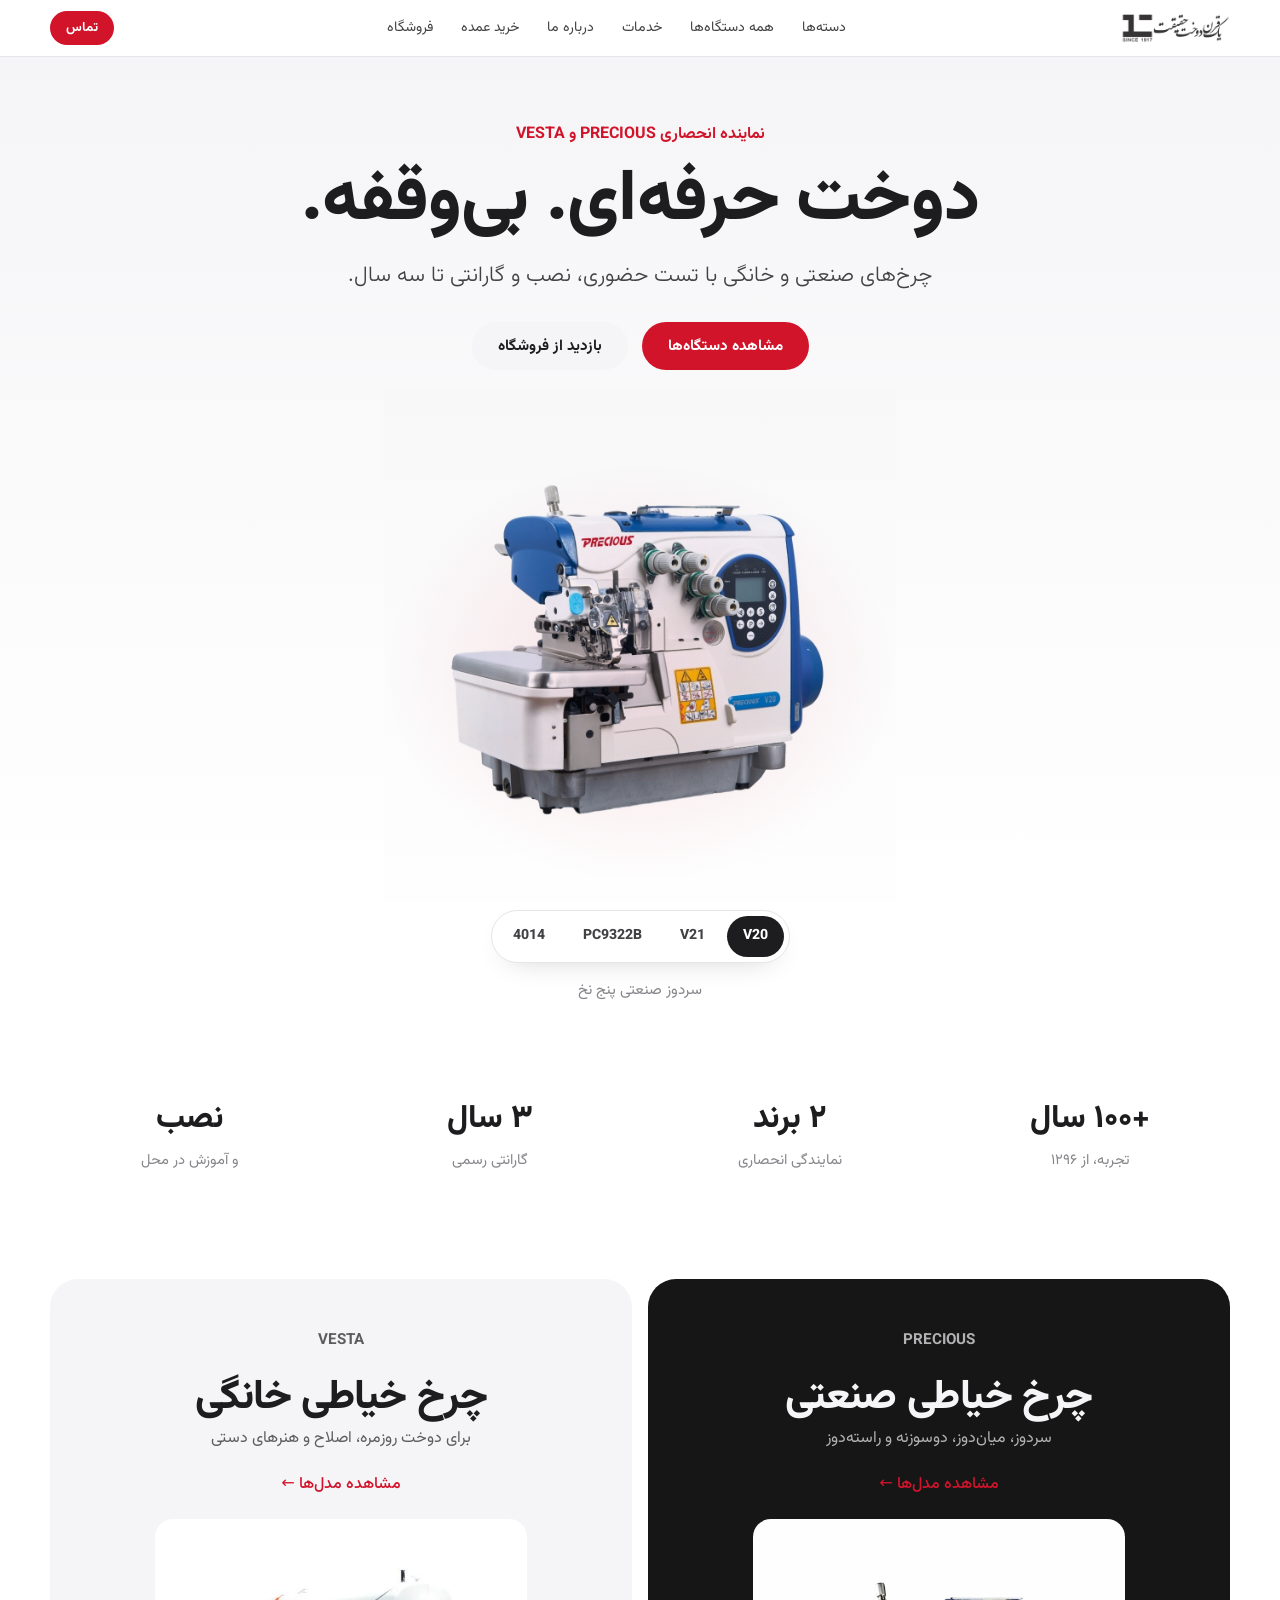
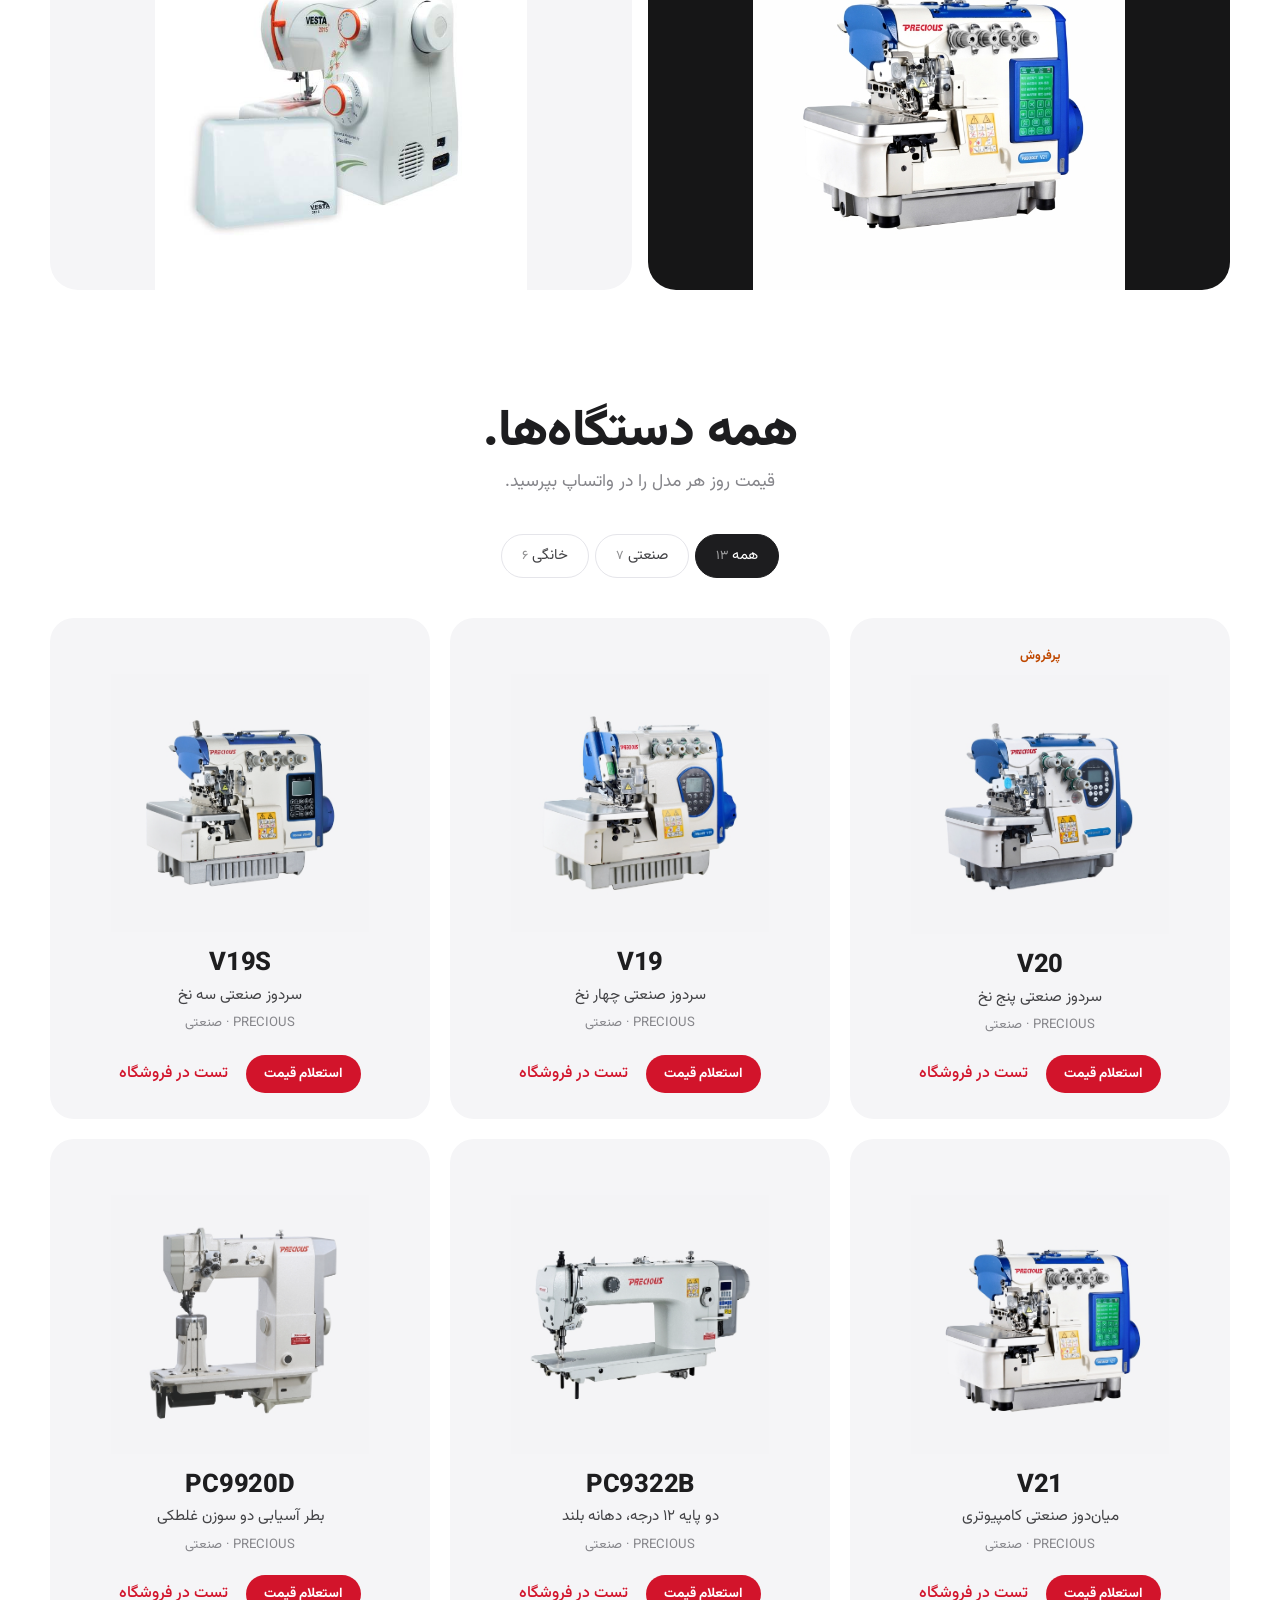
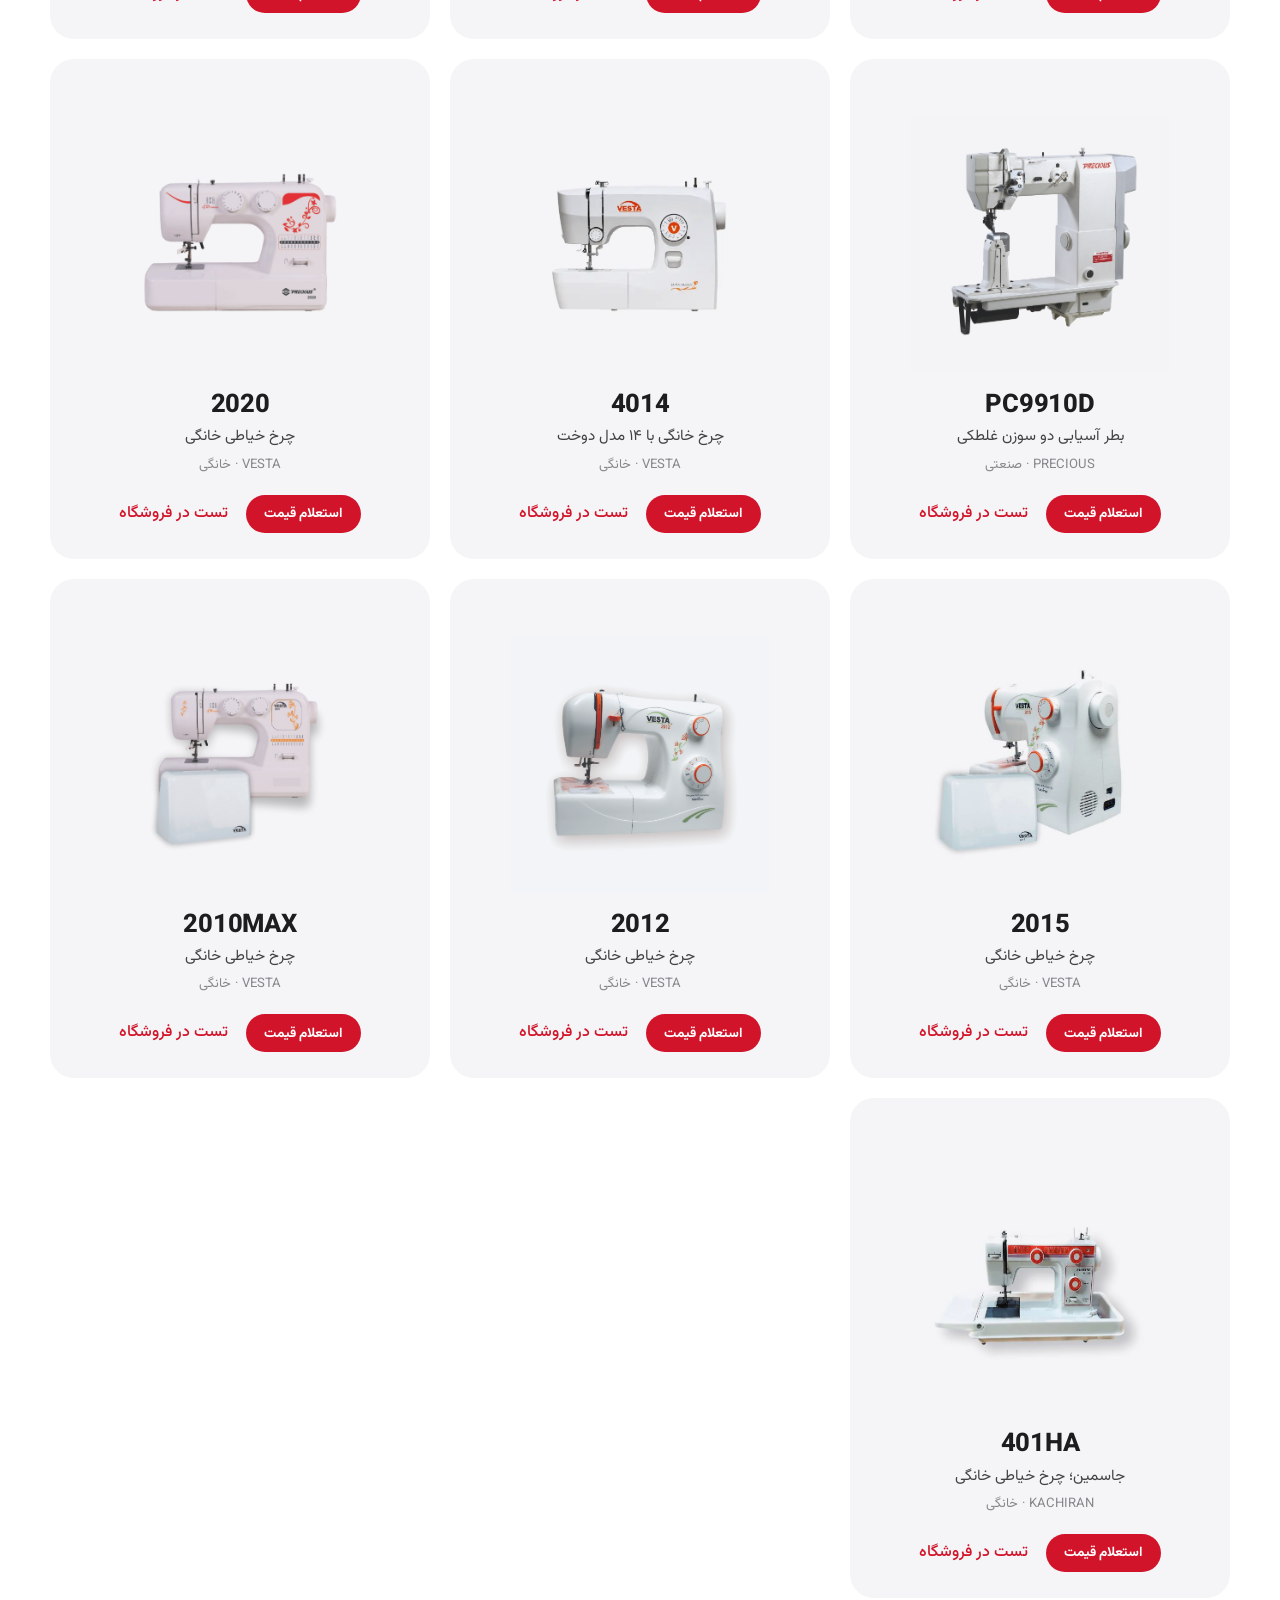
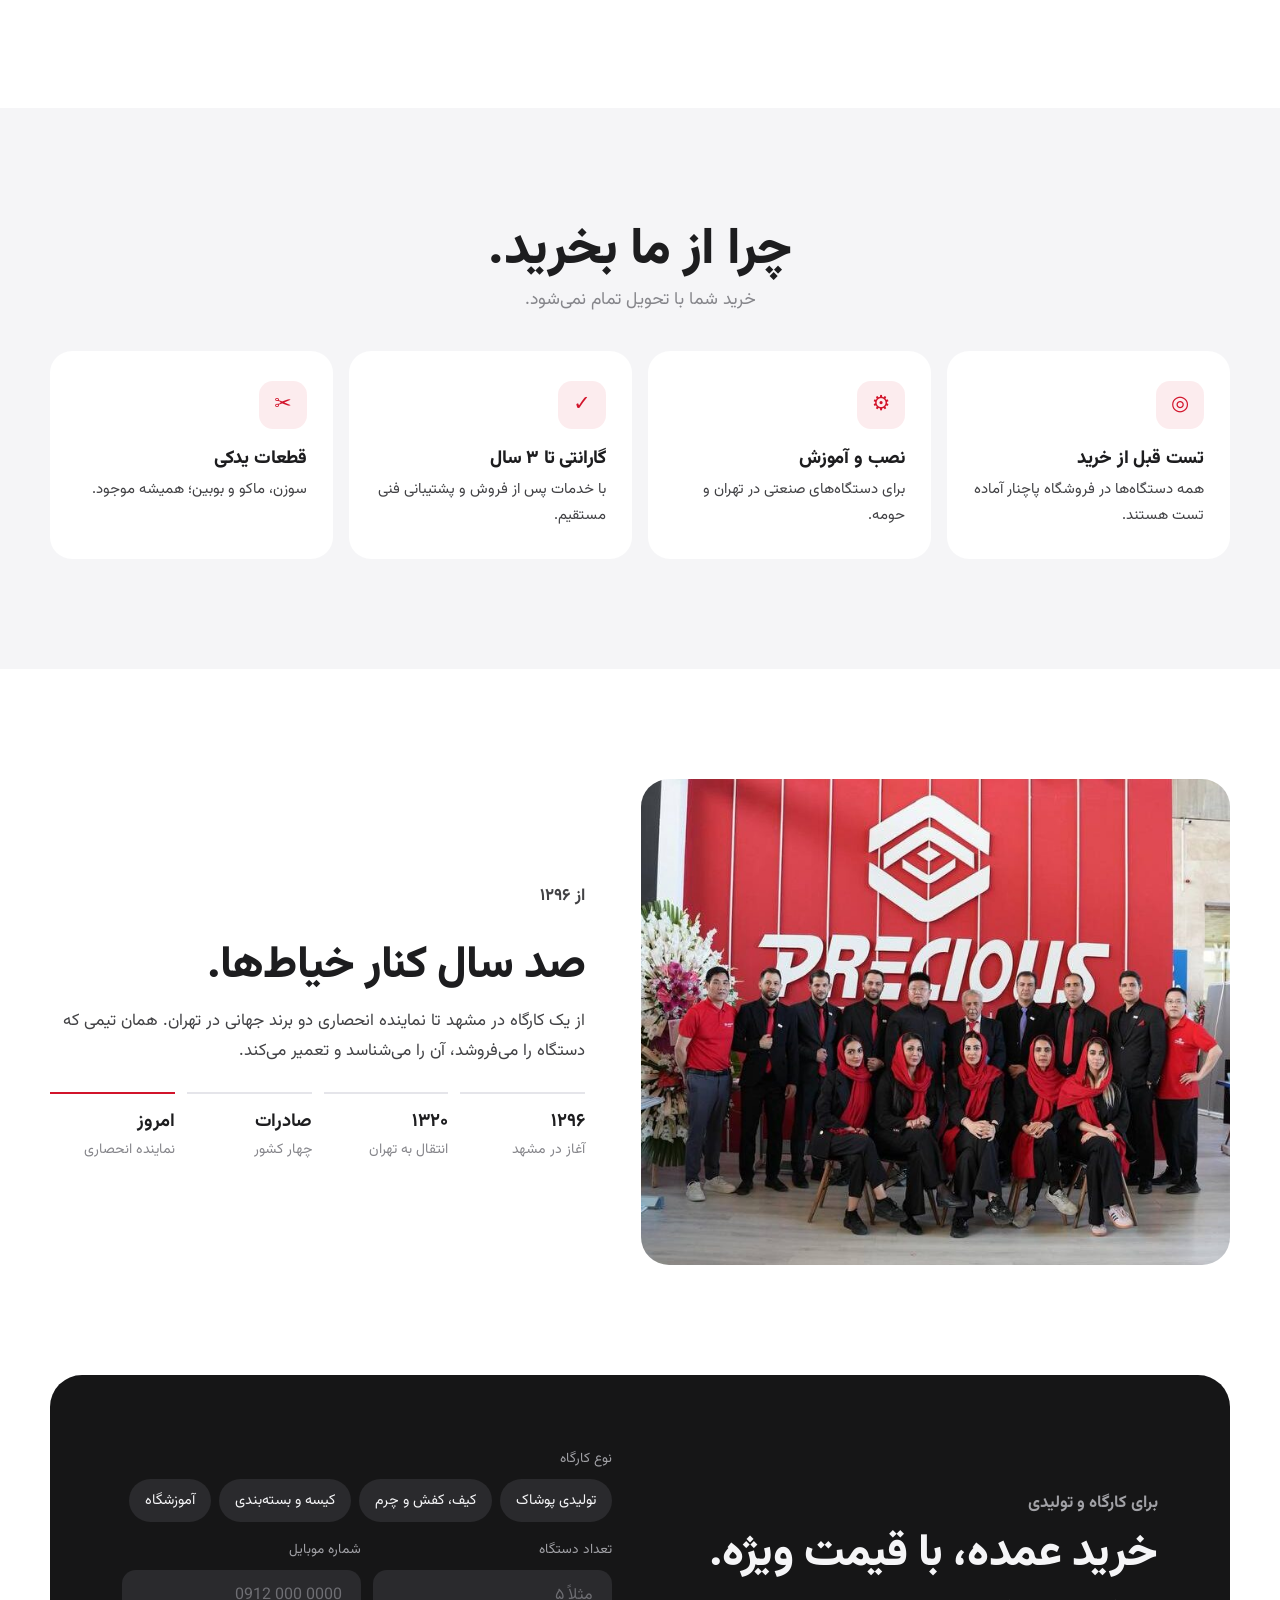
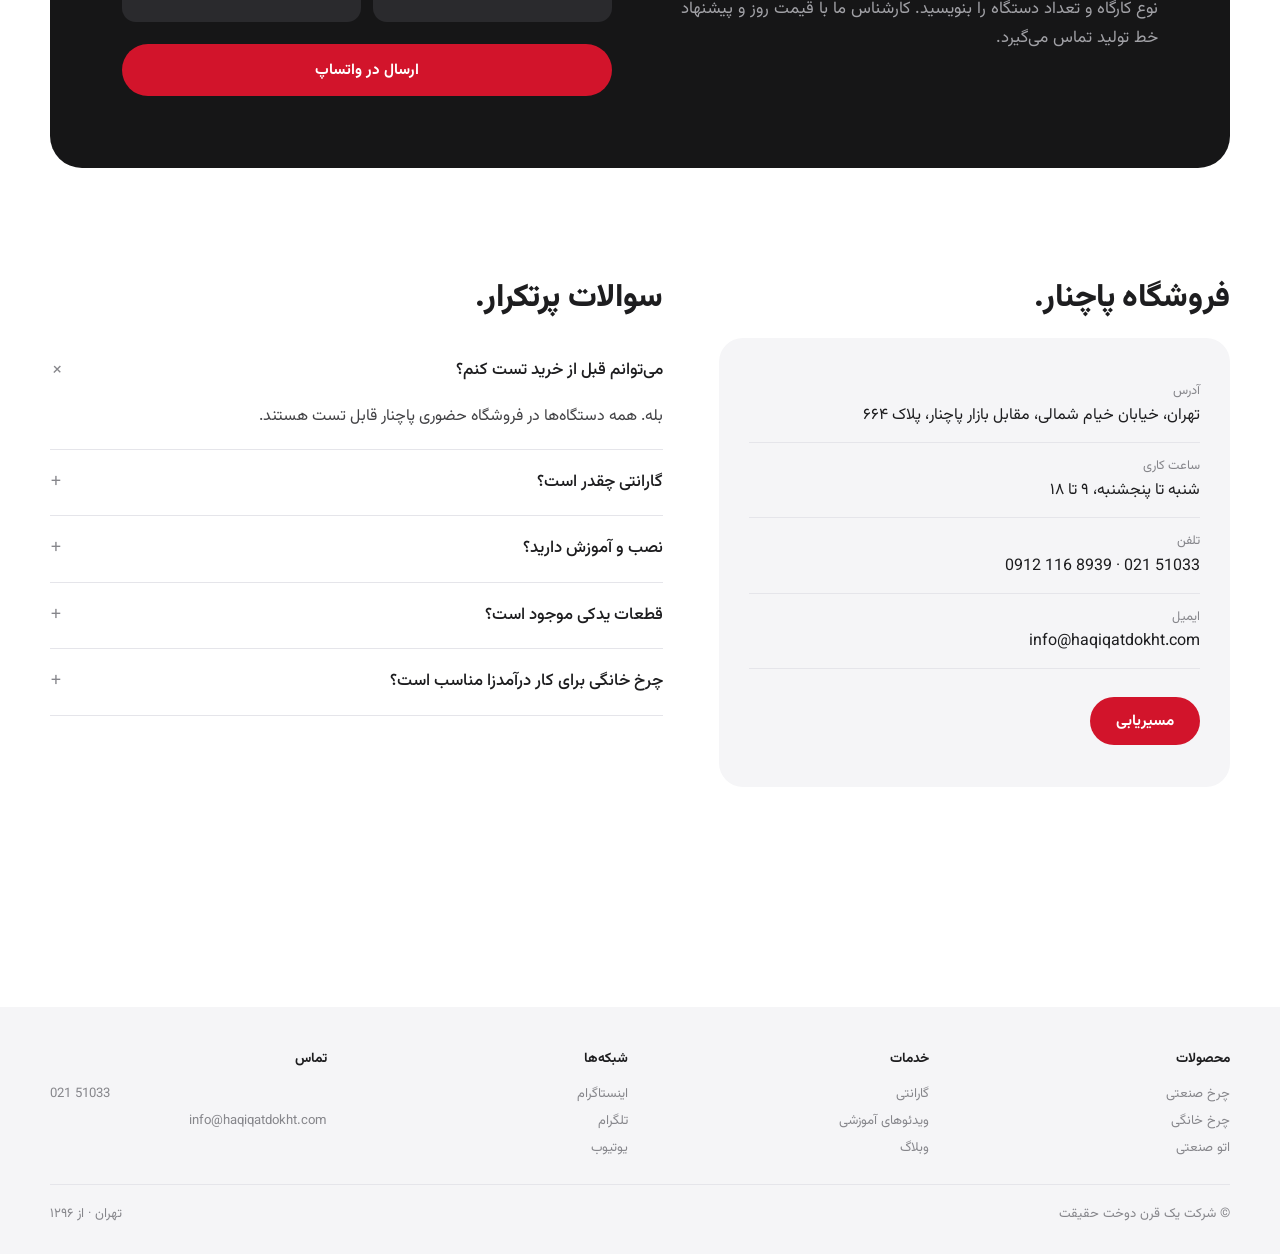
<file: web1/concepts/showroom.html>
<!doctype html>
<html lang="fa" dir="rtl">
<head>
  <meta charset="utf-8">
  <meta name="viewport" content="width=device-width, initial-scale=1">
  <title>حقیقت دوخت | سبک شوروم</title>
  <link rel="preconnect" href="https://fonts.googleapis.com">
  <link rel="preconnect" href="https://fonts.gstatic.com" crossorigin>
  <link href="https://fonts.googleapis.com/css2?family=Vazirmatn:wght@300;400;500;700;800&display=swap" rel="stylesheet">
  <style>
    /* Style — Showroom: product-first, centered, airy, like a premium appliance brand */
    :root {
      --bg: #ffffff; --soft: #f5f5f7; --ink: #1d1d1f; --ink-2: #424245; --muted: #86868b; --line: #e5e5ea;
      --red: #d2142b; --red-2: #b0101f; --dark: #161617;
      --sans: "Vazirmatn", system-ui, sans-serif; --wrap: 1180px; --g: 24px;
    }
    * { box-sizing: border-box; margin: 0; padding: 0; }
    html { scroll-behavior: smooth; scroll-padding-top: 64px; }
    body { font-family: var(--sans); background: var(--bg); color: var(--ink); line-height: 1.75; -webkit-font-smoothing: antialiased; }
    img { display: block; max-width: 100%; height: auto; }
    a { color: inherit; text-decoration: none; }
    ol, ul { list-style: none; }
    button, input { font: inherit; color: inherit; }
    button { cursor: pointer; }
    h1, h2, h3 { font-weight: 800; line-height: 1.3; letter-spacing: -.01em; }
    :focus-visible { outline: 2px solid var(--red); outline-offset: 3px; border-radius: 6px; }
    .wrap { max-width: calc(var(--wrap) + var(--g) * 2); margin-inline: auto; padding-inline: var(--g); }
    .center { text-align: center; }
    .eyebrow { color: var(--red); font-weight: 700; font-size: .95rem; margin-bottom: 6px; }

    .btn { display: inline-flex; align-items: center; justify-content: center; gap: 8px; height: 48px; padding: 0 26px; border-radius: 999px; font-weight: 700; font-size: .95rem; border: 0; transition: background-color .2s, color .2s; }
    .btn--red { background: var(--red); color: #fff; }
    .btn--red:hover { background: var(--red-2); }
    .btn--soft { background: var(--soft); color: var(--ink); }
    .btn--soft:hover { background: #e8e8ed; }
    .btn--white { background: #fff; color: var(--ink); }
    .lnk { color: var(--red); font-weight: 500; }
    .lnk:hover { text-decoration: underline; text-underline-offset: 4px; }

    /* Header */
    .header { position: sticky; top: 0; z-index: 50; background: rgba(255,255,255,.8); backdrop-filter: saturate(1.8) blur(20px); border-bottom: 1px solid var(--line); }
    .header .wrap { display: flex; align-items: center; height: 56px; gap: 32px; }
    .logo img { height: 28px; width: auto; }
    .nav { display: flex; gap: 28px; margin-inline: auto; font-size: .88rem; color: var(--ink-2); }
    .nav a:hover { color: var(--ink); }
    .header .btn { height: 34px; padding: 0 16px; font-size: .82rem; }
    .menu-btn { display: none; background: none; border: 0; width: 40px; height: 40px; font-size: 1.2rem; }

    /* Hero with model switcher */
    .hero { padding: 64px 0 40px; text-align: center; background: linear-gradient(180deg, var(--soft), #fff 85%); }
    .hero .eyebrow { font-size: 1rem; }
    .hero h1 { font-size: clamp(2.4rem, 5.6vw, 4.6rem); margin-bottom: 10px; }
    .hero__sub { font-size: clamp(1.05rem, 2vw, 1.35rem); color: var(--ink-2); font-weight: 300; margin-bottom: 26px; }
    .hero__cta { display: flex; justify-content: center; gap: 14px; flex-wrap: wrap; margin-bottom: 20px; }
    .stage { position: relative; max-width: 640px; margin: 0 auto; aspect-ratio: 1.25; }
    .stage::before { content: ""; position: absolute; inset: 14% 10% 4%; border-radius: 50%; background: radial-gradient(closest-side, rgba(210,20,43,.12), transparent); }
    .stage img { position: absolute; inset: 0; width: 100%; height: 100%; object-fit: contain; mix-blend-mode: multiply; transition: opacity .35s, transform .5s; }
    .stage img.is-out { opacity: 0; transform: translateY(12px) scale(.98); }
    .switch { display: inline-flex; gap: 6px; padding: 5px; background: #fff; border: 1px solid var(--line); border-radius: 999px; margin-top: 8px; box-shadow: 0 10px 30px -18px rgba(0,0,0,.3); flex-wrap: wrap; justify-content: center; }
    .switch button { border: 0; background: none; padding: 8px 16px; border-radius: 999px; font-size: .88rem; color: var(--ink-2); }
    .switch button b { font-weight: 800; direction: ltr; display: inline-block; }
    .switch button.is-on { background: var(--ink); color: #fff; }
    .model-name { margin-top: 14px; color: var(--muted); font-size: .95rem; min-height: 1.7em; }

    /* Highlights */
    .highlights { padding: 40px 0 96px; }
    .highlights ul { display: grid; grid-template-columns: repeat(4, 1fr); gap: 20px; text-align: center; }
    .highlights li { padding: 8px 12px; }
    .highlights strong { display: block; font-size: 2rem; font-weight: 800; }
    .highlights span { color: var(--muted); font-size: .92rem; }

    /* Category tiles */
    .tiles { display: grid; grid-template-columns: 1fr 1fr; gap: 16px; }
    .tile { position: relative; border-radius: 28px; overflow: hidden; padding: 48px 40px 0; min-height: 560px; display: flex; flex-direction: column; align-items: center; text-align: center; }
    .tile--dark { background: var(--dark); color: #f5f5f7; }
    .tile--soft { background: var(--soft); }
    .tile h2 { font-size: clamp(1.8rem, 3.2vw, 2.6rem); }
    .tile p { color: inherit; opacity: .7; margin-bottom: 18px; }
    .tile__links { display: flex; gap: 22px; margin-bottom: 20px; }
    .tile img { margin-top: auto; width: 74%; border-radius: 18px 18px 0 0; transition: transform .6s; }
    .tile:hover img { transform: translateY(-8px); }

    /* Products */
    .sec { padding: 110px 0; }
    .sec-head { text-align: center; margin-bottom: 36px; }
    .sec-head h2 { font-size: clamp(2rem, 4vw, 3.2rem); }
    .sec-head p { color: var(--muted); font-size: 1.1rem; }
    .seg { display: flex; justify-content: center; gap: 6px; margin-bottom: 40px; }
    .seg button { border: 1px solid var(--line); background: #fff; padding: 8px 20px; border-radius: 999px; font-size: .92rem; color: var(--ink-2); transition: .2s; }
    .seg button.is-active { background: var(--ink); border-color: var(--ink); color: #fff; }
    .seg button span { opacity: .6; font-size: .8rem; }
    .grid { display: grid; grid-template-columns: repeat(3, 1fr); gap: 20px; }
    .card { background: var(--soft); border-radius: 24px; padding: 28px 24px 26px; text-align: center; display: flex; flex-direction: column; align-items: center; transition: transform .3s, box-shadow .3s; }
    .card:hover { transform: scale(1.015); box-shadow: 0 24px 40px -28px rgba(0,0,0,.35); }
    .card .new { font-size: .78rem; font-weight: 700; color: #bf4800; min-height: 1.6em; }
    .card img { width: 78%; aspect-ratio: 1; object-fit: contain; mix-blend-mode: multiply; margin: 8px 0 16px; }
    .card h3 { font-size: 1.6rem; direction: ltr; }
    .card p { color: var(--ink-2); font-size: .95rem; margin-bottom: 4px; }
    .card small { color: var(--muted); font-size: .82rem; margin-bottom: 18px; }
    .card .row { display: flex; gap: 18px; align-items: center; margin-top: auto; }
    .card .btn { height: 38px; padding: 0 18px; font-size: .85rem; }

    /* Services */
    .services { background: var(--soft); }
    .sgrid { display: grid; grid-template-columns: repeat(4, 1fr); gap: 16px; }
    .scard { background: #fff; border-radius: 22px; padding: 30px 26px; }
    .scard i { display: grid; place-items: center; width: 48px; height: 48px; border-radius: 14px; background: rgba(210,20,43,.08); color: var(--red); font-style: normal; font-size: 1.3rem; margin-bottom: 18px; }
    .scard h3 { font-size: 1.15rem; margin-bottom: 6px; }
    .scard p { color: var(--ink-2); font-size: .93rem; }

    /* Story */
    .story { display: grid; grid-template-columns: 1.1fr 1fr; gap: 56px; align-items: center; }
    .story img { border-radius: 28px; aspect-ratio: 4 / 3.3; object-fit: cover; object-position: center 25%; width: 100%; }
    .story h2 { font-size: clamp(2rem, 3.6vw, 2.8rem); margin-bottom: 12px; }
    .story p { color: var(--ink-2); font-size: 1.05rem; margin-bottom: 26px; }
    .timeline { display: grid; grid-template-columns: repeat(4, 1fr); gap: 12px; }
    .timeline li { border-top: 2px solid var(--line); padding-top: 12px; font-size: .88rem; color: var(--muted); }
    .timeline li:last-child { border-color: var(--red); }
    .timeline b { display: block; color: var(--ink); font-size: 1.15rem; }

    /* Wholesale */
    .wholesale { background: var(--dark); color: #f5f5f7; border-radius: 32px; padding: clamp(28px, 6vw, 72px); display: grid; grid-template-columns: 1fr 1fr; gap: 56px; align-items: center; }
    .wholesale h2 { font-size: clamp(2rem, 3.6vw, 2.8rem); margin-bottom: 12px; }
    .wholesale p { color: #a1a1a6; font-size: 1.05rem; }
    .form { display: grid; gap: 16px; }
    .form fieldset { border: 0; }
    .form legend, .field > span { display: block; font-size: .85rem; color: #a1a1a6; margin-bottom: 8px; }
    .chips { display: flex; flex-wrap: wrap; gap: 8px; }
    .chips input { position: absolute; opacity: 0; pointer-events: none; }
    .chips span { display: inline-block; padding: 9px 16px; border-radius: 999px; background: #2a2a2d; font-size: .9rem; cursor: pointer; transition: .2s; }
    .chips input:checked + span { background: #f5f5f7; color: var(--ink); font-weight: 700; }
    .chips input:focus-visible + span { outline: 2px solid var(--red); outline-offset: 2px; }
    .frow { display: grid; grid-template-columns: 1fr 1fr; gap: 12px; }
    .field input { width: 100%; height: 52px; padding: 0 18px; background: #2a2a2d; border: 1px solid transparent; border-radius: 14px; color: #fff; font-size: 1rem; outline: 0; }
    .field input:focus { border-color: #6e6e73; }
    .field input[dir="ltr"] { text-align: right; }
    .field input::placeholder { color: #6e6e73; }
    .form__err { display: none; color: #ff6961; font-size: .82rem; margin-top: 6px; }
    .form__err.is-on { display: block; }
    .is-bad input { border-color: #ff6961; }
    .form .btn { height: 52px; margin-top: 6px; }

    /* Contact */
    .contact { display: grid; grid-template-columns: 1fr 1.2fr; gap: 56px; }
    .contact h2 { font-size: 2rem; margin-bottom: 18px; }
    .info { background: var(--soft); border-radius: 24px; padding: 30px; }
    .info li { padding: 12px 0; border-bottom: 1px solid var(--line); }
    .info li:last-child { border: 0; }
    .info small { display: block; color: var(--muted); font-size: .8rem; }
    .info .btn { margin-top: 16px; }
    details { border-bottom: 1px solid var(--line); }
    summary { list-style: none; cursor: pointer; padding: 18px 0; display: flex; justify-content: space-between; gap: 16px; font-weight: 500; font-size: 1.05rem; }
    summary::-webkit-details-marker { display: none; }
    summary::after { content: "+"; font-size: 1.4rem; font-weight: 300; color: var(--muted); line-height: 1.2; transition: transform .25s; }
    details[open] summary::after { transform: rotate(45deg); }
    details p { color: var(--ink-2); padding-bottom: 18px; }

    .footer { background: var(--soft); margin-top: 110px; padding: 40px 0 28px; font-size: .82rem; color: var(--muted); }
    .footer .cols { display: grid; grid-template-columns: repeat(4, 1fr); gap: 24px; padding-bottom: 24px; border-bottom: 1px solid var(--line); }
    .footer h4 { color: var(--ink); font-size: .85rem; margin-bottom: 8px; }
    .footer .cols div { display: flex; flex-direction: column; gap: 4px; }
    .footer a:hover { color: var(--ink); text-decoration: underline; }
    .footer .copy { padding-top: 18px; display: flex; justify-content: space-between; gap: 12px; flex-wrap: wrap; }

    @media (max-width: 960px) {
      .grid { grid-template-columns: repeat(2, 1fr); }
      .sgrid { grid-template-columns: repeat(2, 1fr); }
    }
    @media (max-width: 820px) {
      .nav { display: none; position: absolute; top: 100%; inset-inline: 0; flex-direction: column; gap: 0; background: #fff; padding: 8px var(--g) 16px; border-bottom: 1px solid var(--line); font-size: 1.05rem; }
      .nav.is-open { display: flex; }
      .nav a { padding: 12px 0; border-bottom: 1px solid var(--line); }
      .header .wrap { position: relative; gap: 12px; }
      .header .btn { margin-inline-start: auto; }
      .menu-btn { display: block; }
      .highlights ul { grid-template-columns: 1fr 1fr; row-gap: 28px; }
      .tiles, .story, .wholesale, .contact { grid-template-columns: 1fr; }
      .tile { min-height: 460px; padding: 40px 24px 0; }
      .footer .cols { grid-template-columns: 1fr 1fr; }
    }
    @media (max-width: 560px) {
      :root { --g: 16px; }
      .sec { padding: 72px 0; }
      .hero { padding-top: 40px; }
      .grid { grid-template-columns: 1fr 1fr; gap: 10px; }
      .card { padding: 18px 10px; border-radius: 18px; }
      .card h3 { font-size: 1.15rem; }
      .card p { font-size: .82rem; }
      .card .row { flex-direction: column; gap: 8px; }
      .sgrid, .frow { grid-template-columns: 1fr; }
      .timeline { grid-template-columns: 1fr 1fr; }
      .wholesale { border-radius: 24px; }
    }
  </style>
</head>
<body>
  <header class="header">
    <div class="wrap">
      <a href="#top" class="logo"><img src="../assets/img/logo.png" alt="یک قرن دوخت حقیقت" width="140" height="28"></a>
      <nav class="nav" id="nav">
        <a href="#categories">دسته‌ها</a>
        <a href="#products">همه دستگاه‌ها</a>
        <a href="#services">خدمات</a>
        <a href="#story">درباره ما</a>
        <a href="#wholesale">خرید عمده</a>
        <a href="#contact">فروشگاه</a>
      </nav>
      <a class="btn btn--red" href="tel:02151033">تماس</a>
      <button class="menu-btn" id="menuBtn" aria-expanded="false" aria-controls="nav" aria-label="منو">☰</button>
    </div>
  </header>

  <main id="top">
    <section class="hero">
      <div class="wrap">
        <p class="eyebrow">نماینده انحصاری PRECIOUS و VESTA</p>
        <h1>دوخت حرفه‌ای. بی‌وقفه.</h1>
        <p class="hero__sub">چرخ‌های صنعتی و خانگی با تست حضوری، نصب و گارانتی تا سه سال.</p>
        <div class="hero__cta">
          <a class="btn btn--red" href="#products">مشاهده دستگاه‌ها</a>
          <a class="btn btn--soft" href="#contact">بازدید از فروشگاه</a>
        </div>
        <div class="stage" id="stage">
          <img id="stageImg" src="../assets/img/V-20.jpg" alt="PRECIOUS V20" width="640" height="512">
        </div>
        <div class="switch" id="switch" role="tablist" aria-label="انتخاب مدل">
          <button class="is-on" data-img="V-20.jpg" data-name="سردوز صنعتی پنج نخ"><b>V20</b></button>
          <button data-img="V-21.jpg" data-name="میان‌دوز صنعتی کامپیوتری"><b>V21</b></button>
          <button data-img="PC9322B.jpg" data-name="دو پایه ۱۲ درجه، دهانه بلند"><b>PC9322B</b></button>
          <button data-img="New-Project.webp" data-name="چرخ خانگی وستا با ۱۴ مدل دوخت"><b>4014</b></button>
        </div>
        <p class="model-name" id="modelName">سردوز صنعتی پنج نخ</p>
      </div>
    </section>

    <section class="highlights">
      <div class="wrap">
        <ul>
          <li><strong>+۱۰۰ سال</strong><span>تجربه، از ۱۲۹۶</span></li>
          <li><strong>۲ برند</strong><span>نمایندگی انحصاری</span></li>
          <li><strong>۳ سال</strong><span>گارانتی رسمی</span></li>
          <li><strong>نصب</strong><span>و آموزش در محل</span></li>
        </ul>
      </div>
    </section>

    <section id="categories">
      <div class="wrap tiles">
        <a class="tile tile--dark" href="#products" data-jump="industrial">
          <p class="eyebrow">PRECIOUS</p>
          <h2>چرخ خیاطی صنعتی</h2>
          <p>سردوز، میان‌دوز، دوسوزنه و راسته‌دوز</p>
          <div class="tile__links"><span class="lnk">مشاهده مدل‌ها ←</span></div>
          <img src="../assets/img/V-21.jpg" alt="" loading="lazy">
        </a>
        <a class="tile tile--soft" href="#products" data-jump="home">
          <p class="eyebrow">VESTA</p>
          <h2>چرخ خیاطی خانگی</h2>
          <p>برای دوخت روزمره، اصلاح و هنرهای دستی</p>
          <div class="tile__links"><span class="lnk">مشاهده مدل‌ها ←</span></div>
          <img src="../assets/img/2015.jpg" alt="" loading="lazy">
        </a>
      </div>
    </section>

    <section class="sec" id="products">
      <div class="wrap">
        <div class="sec-head"><h2>همه دستگاه‌ها.</h2><p>قیمت روز هر مدل را در واتساپ بپرسید.</p></div>
        <div class="seg" role="tablist">
          <button class="is-active" data-filter="all" role="tab" aria-selected="true">همه <span data-count-cat="all"></span></button>
          <button data-filter="industrial" role="tab" aria-selected="false">صنعتی <span data-count-cat="industrial"></span></button>
          <button data-filter="home" role="tab" aria-selected="false">خانگی <span data-count-cat="home"></span></button>
        </div>
        <div class="grid" id="grid"></div>
      </div>
    </section>

    <section class="sec services" id="services">
      <div class="wrap">
        <div class="sec-head"><h2>چرا از ما بخرید.</h2><p>خرید شما با تحویل تمام نمی‌شود.</p></div>
        <div class="sgrid">
          <article class="scard"><i>◎</i><h3>تست قبل از خرید</h3><p>همه دستگاه‌ها در فروشگاه پاچنار آماده تست هستند.</p></article>
          <article class="scard"><i>⚙</i><h3>نصب و آموزش</h3><p>برای دستگاه‌های صنعتی در تهران و حومه.</p></article>
          <article class="scard"><i>✓</i><h3>گارانتی تا ۳ سال</h3><p>با خدمات پس از فروش و پشتیبانی فنی مستقیم.</p></article>
          <article class="scard"><i>✂</i><h3>قطعات یدکی</h3><p>سوزن، ماکو و بوبین؛ همیشه موجود.</p></article>
        </div>
      </div>
    </section>

    <section class="sec" id="story">
      <div class="wrap story">
        <img src="../assets/img/exhibition.jpg" alt="تیم حقیقت دوخت در نمایشگاه پریشس" loading="lazy">
        <div>
          <p class="eyebrow">از ۱۲۹۶</p>
          <h2>صد سال کنار خیاط‌ها.</h2>
          <p>از یک کارگاه در مشهد تا نماینده انحصاری دو برند جهانی در تهران. همان تیمی که دستگاه را می‌فروشد، آن را می‌شناسد و تعمیر می‌کند.</p>
          <ol class="timeline">
            <li><b>۱۲۹۶</b>آغاز در مشهد</li>
            <li><b>۱۳۲۰</b>انتقال به تهران</li>
            <li><b>صادرات</b>چهار کشور</li>
            <li><b>امروز</b>نماینده انحصاری</li>
          </ol>
        </div>
      </div>
    </section>

    <section id="wholesale">
      <div class="wrap">
        <div class="wholesale">
          <div>
            <p class="eyebrow">برای کارگاه و تولیدی</p>
            <h2>خرید عمده، با قیمت ویژه.</h2>
            <p>نوع کارگاه و تعداد دستگاه را بنویسید. کارشناس ما با قیمت روز و پیشنهاد خط تولید تماس می‌گیرد.</p>
          </div>
          <form class="form" id="wholesaleForm" novalidate>
            <fieldset>
              <legend>نوع کارگاه</legend>
              <div class="chips">
                <label><input type="radio" name="type" value="تولیدی پوشاک"><span>تولیدی پوشاک</span></label>
                <label><input type="radio" name="type" value="کیف، کفش و چرم"><span>کیف، کفش و چرم</span></label>
                <label><input type="radio" name="type" value="کیسه و بسته‌بندی"><span>کیسه و بسته‌بندی</span></label>
                <label><input type="radio" name="type" value="آموزشگاه"><span>آموزشگاه</span></label>
              </div>
              <p class="form__err" data-for="type">نوع کارگاه را انتخاب کنید.</p>
            </fieldset>
            <div class="frow">
              <label class="field"><span>تعداد دستگاه</span><input name="count" inputmode="numeric" placeholder="مثلاً ۵"><p class="form__err" data-for="count">تعداد دستگاه را وارد کنید.</p></label>
              <label class="field"><span>شماره موبایل</span><input name="mobile" type="tel" dir="ltr" placeholder="0912 000 0000"><p class="form__err" data-for="mobile">شماره موبایل معتبر نیست.</p></label>
            </div>
            <button class="btn btn--red" type="submit">ارسال در واتساپ</button>
          </form>
        </div>
      </div>
    </section>

    <section class="sec" id="contact">
      <div class="wrap contact">
        <div>
          <h2>فروشگاه پاچنار.</h2>
          <ul class="info">
            <li><small>آدرس</small>تهران، خیابان خیام شمالی، مقابل بازار پاچنار، پلاک ۶۶۴</li>
            <li><small>ساعت کاری</small>شنبه تا پنجشنبه، ۹ تا ۱۸</li>
            <li><small>تلفن</small><a href="tel:02151033" dir="ltr">021 51033</a> · <a href="tel:09121168939" dir="ltr">0912 116 8939</a></li>
            <li><small>ایمیل</small><a href="mailto:info@haqiqatdokht.com">info@haqiqatdokht.com</a></li>
            <li><a class="btn btn--red" href="https://www.google.com/maps/search/?api=1&query=Khayyam+St+Pachenar+Tehran" target="_blank" rel="noopener">مسیریابی</a></li>
          </ul>
        </div>
        <div>
          <h2>سوالات پرتکرار.</h2>
          <details open><summary>می‌توانم قبل از خرید تست کنم؟</summary><p>بله. همه دستگاه‌ها در فروشگاه حضوری پاچنار قابل تست هستند.</p></details>
          <details><summary>گارانتی چقدر است؟</summary><p>بسته به محصول، از ۶ ماه تا ۳ سال.</p></details>
          <details><summary>نصب و آموزش دارید؟</summary><p>بله، برای دستگاه‌های صنعتی در تهران و حومه.</p></details>
          <details><summary>قطعات یدکی موجود است؟</summary><p>سوزن، ماکو، بوبین و سایر قطعات. برای موجودی تماس بگیرید.</p></details>
          <details><summary>چرخ خانگی برای کار درآمدزا مناسب است؟</summary><p>برای دوخت تمام‌وقت، چرخ صنعتی پیشنهاد می‌شود.</p></details>
        </div>
      </div>
    </section>
  </main>

  <footer class="footer">
    <div class="wrap">
      <div class="cols">
        <div><h4>محصولات</h4><a href="#products">چرخ صنعتی</a><a href="#products">چرخ خانگی</a><a href="#contact">اتو صنعتی</a></div>
        <div><h4>خدمات</h4><a href="https://haqiqatdokht.com/warranty/">گارانتی</a><a href="https://haqiqatdokht.com/video/">ویدئوهای آموزشی</a><a href="https://haqiqatdokht.com/blog/">وبلاگ</a></div>
        <div><h4>شبکه‌ها</h4><a href="https://www.instagram.com/haqiqatdokht" target="_blank" rel="noopener">اینستاگرام</a><a href="https://t.me/haqiqatdokht" target="_blank" rel="noopener">تلگرام</a><a href="https://www.youtube.com/channel/UC2vU9ic2P-tChWRxPHci4Zw" target="_blank" rel="noopener">یوتیوب</a></div>
        <div><h4>تماس</h4><a href="tel:02151033" dir="ltr">021 51033</a><a href="mailto:info@haqiqatdokht.com">info@haqiqatdokht.com</a></div>
      </div>
      <div class="copy"><span>© شرکت یک قرن دوخت حقیقت</span><span>تهران · از ۱۲۹۶</span></div>
    </div>
  </footer>

  <script src="shared.js"></script>
  <script>
    initPage({
      card: (p, i) => `
        <article class="card">
          <span class="new">${p.model === "V20" ? "پرفروش" : ""}</span>
          <img src="${IMG + p.img}" alt="${p.brand} ${p.model}" loading="lazy">
          <h3>${p.model}</h3>
          <p>${p.name}</p>
          <small>${p.brand} · ${CAT_LABEL[p.cat]}</small>
          <div class="row">
            <a class="btn btn--red" href="${priceLink(p)}" target="_blank" rel="noopener">استعلام قیمت</a>
            <a class="lnk" href="#contact">تست در فروشگاه</a>
          </div>
        </article>`,
    });

    // Hero model switcher
    const stageImg = document.getElementById("stageImg");
    const modelName = document.getElementById("modelName");
    document.querySelectorAll("#switch button").forEach((b) => b.addEventListener("click", () => {
      document.querySelectorAll("#switch button").forEach((o) => o.classList.toggle("is-on", o === b));
      stageImg.classList.add("is-out");
      setTimeout(() => {
        stageImg.src = IMG + b.dataset.img;
        stageImg.alt = b.textContent.trim();
        modelName.textContent = b.dataset.name;
        stageImg.classList.remove("is-out");
      }, 250);
    }));

    // Category tiles jump to the filtered grid
    document.querySelectorAll("[data-jump]").forEach((t) => t.addEventListener("click", () => {
      document.querySelector(`[data-filter="${t.dataset.jump}"]`).click();
    }));
  </script>
</body>
</html>
</file>
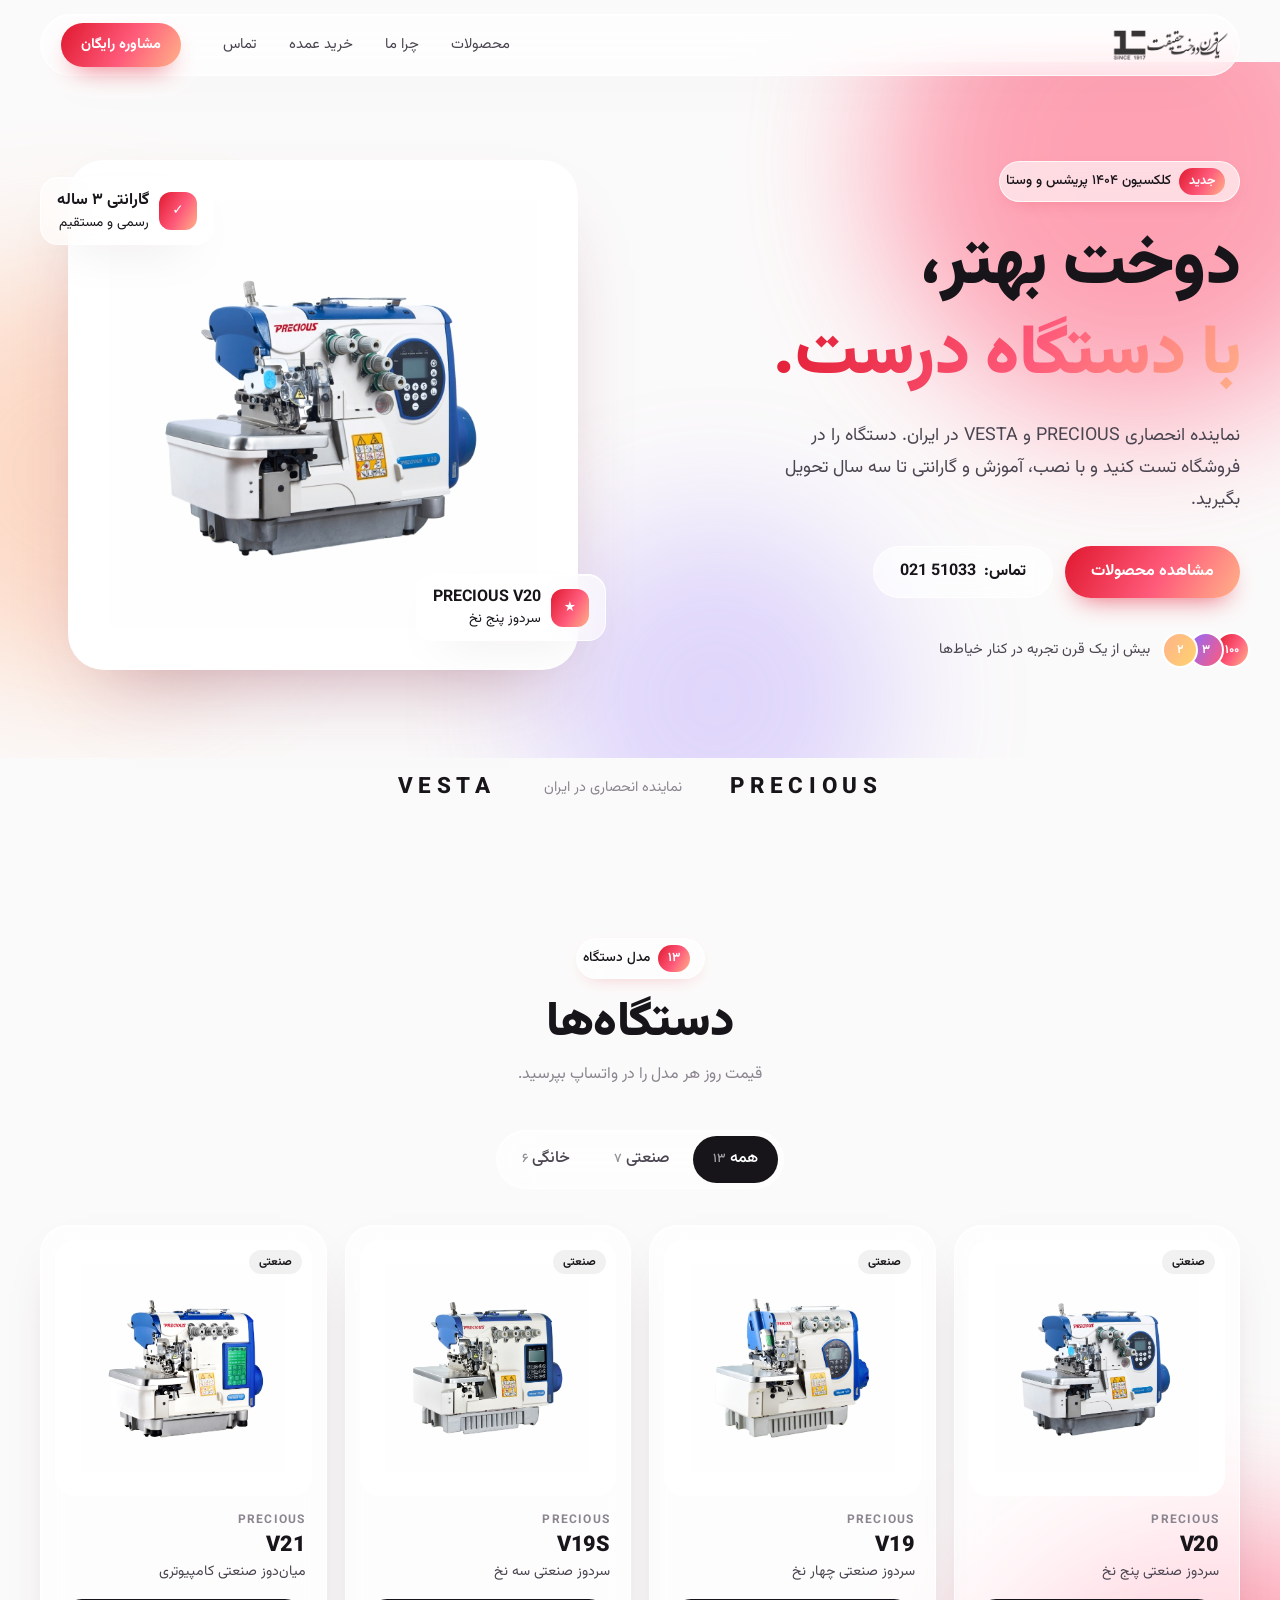
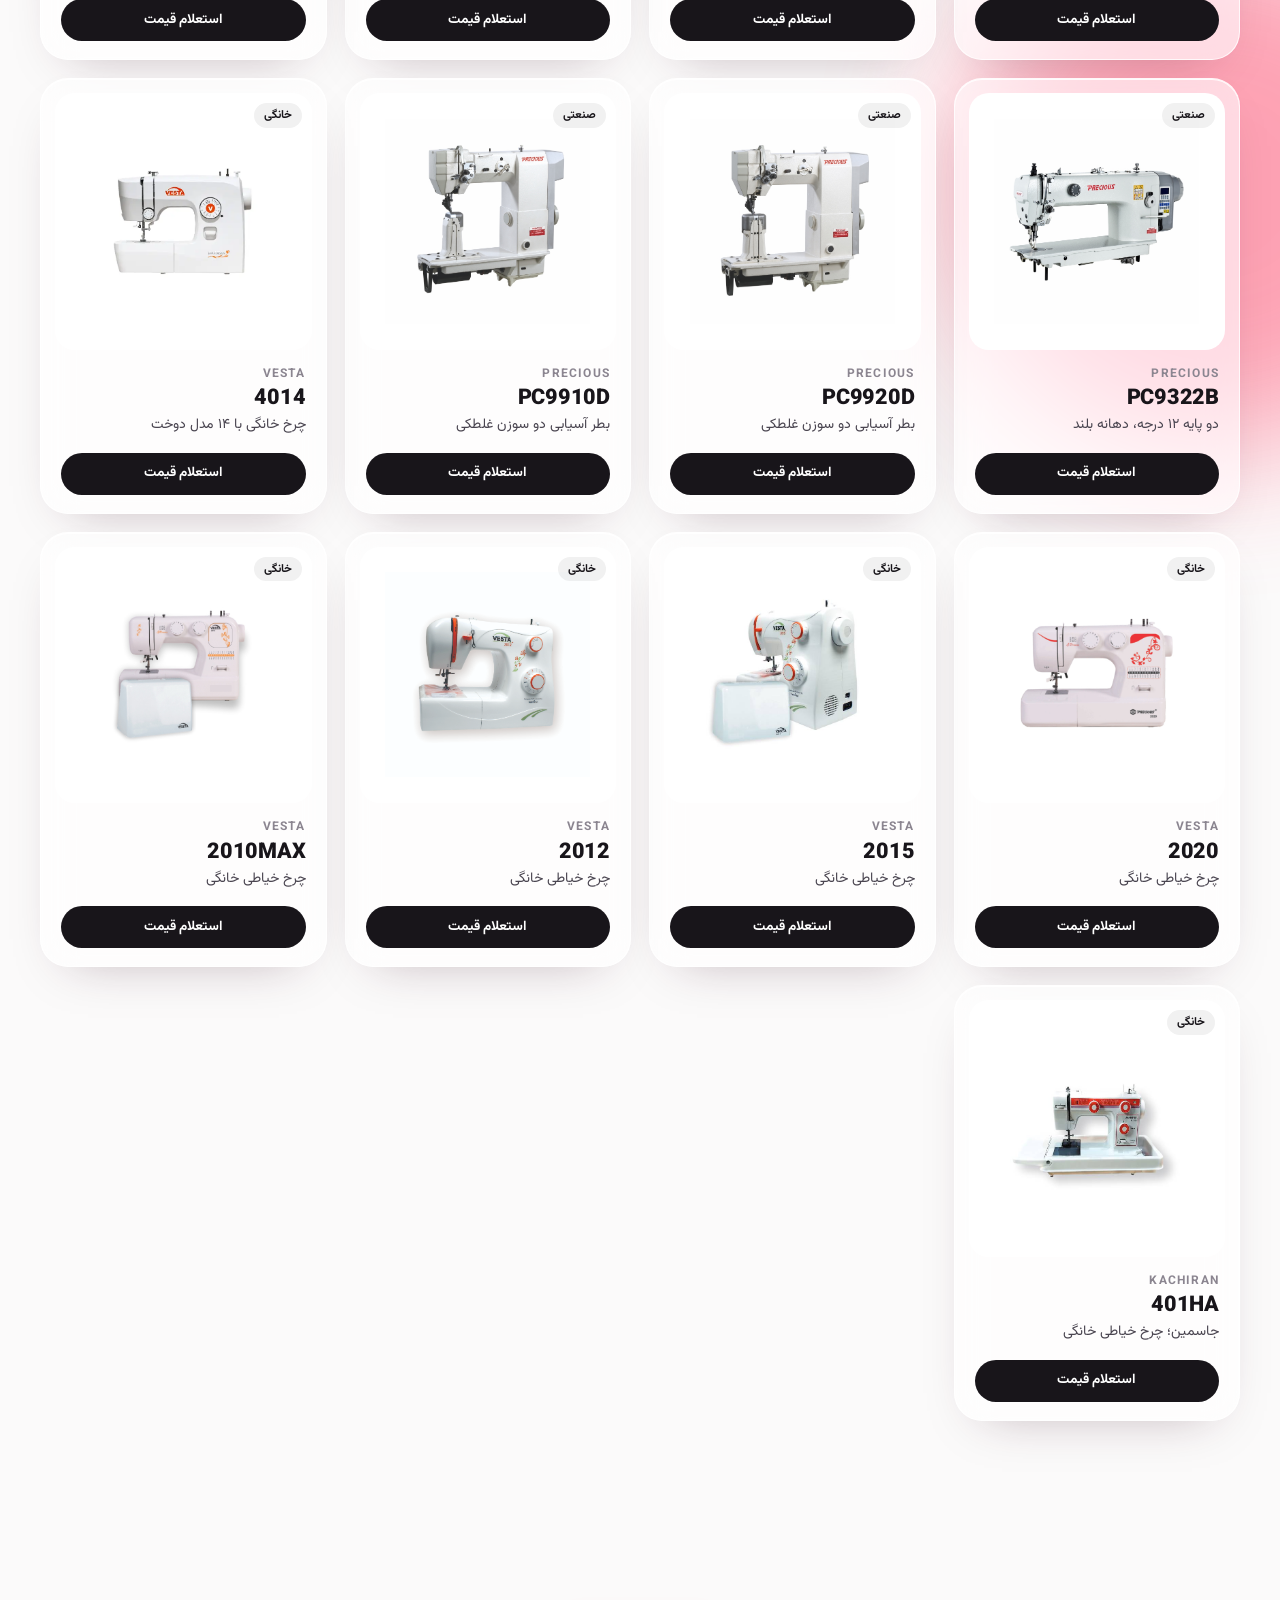
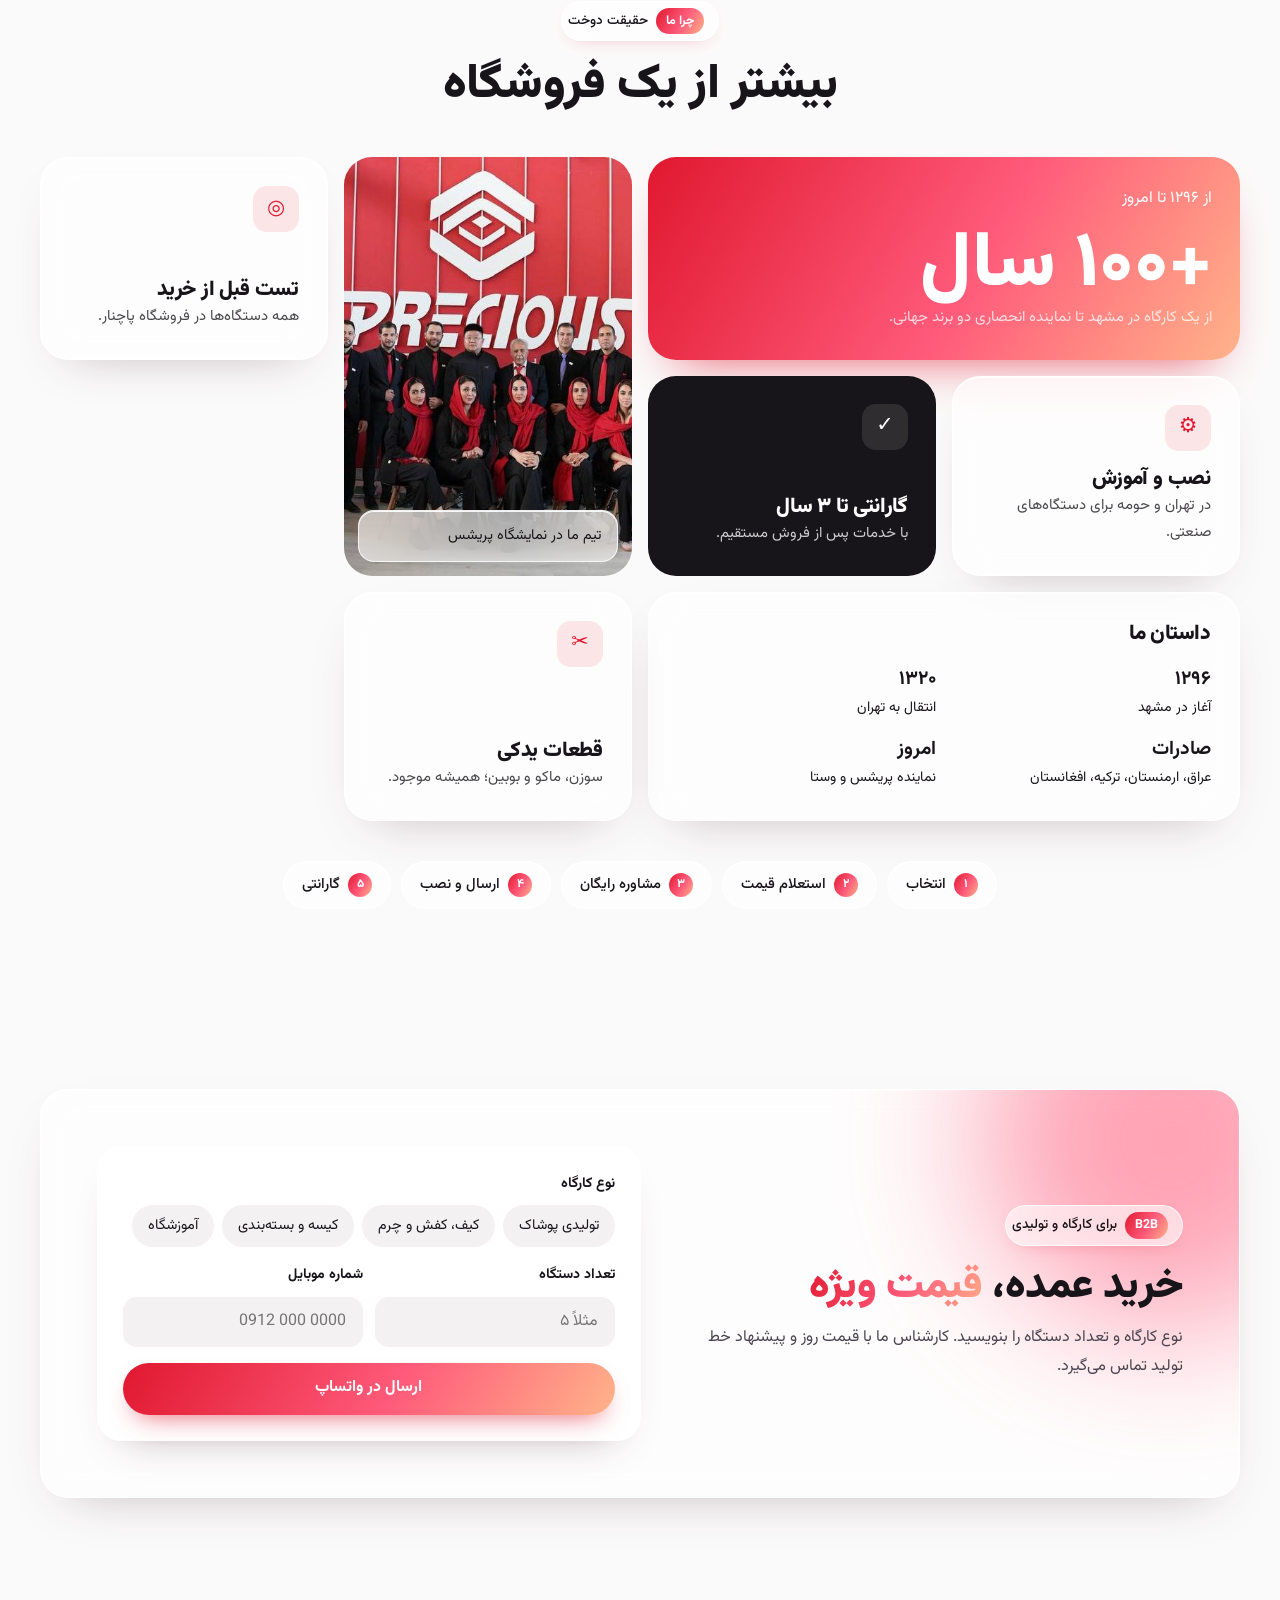
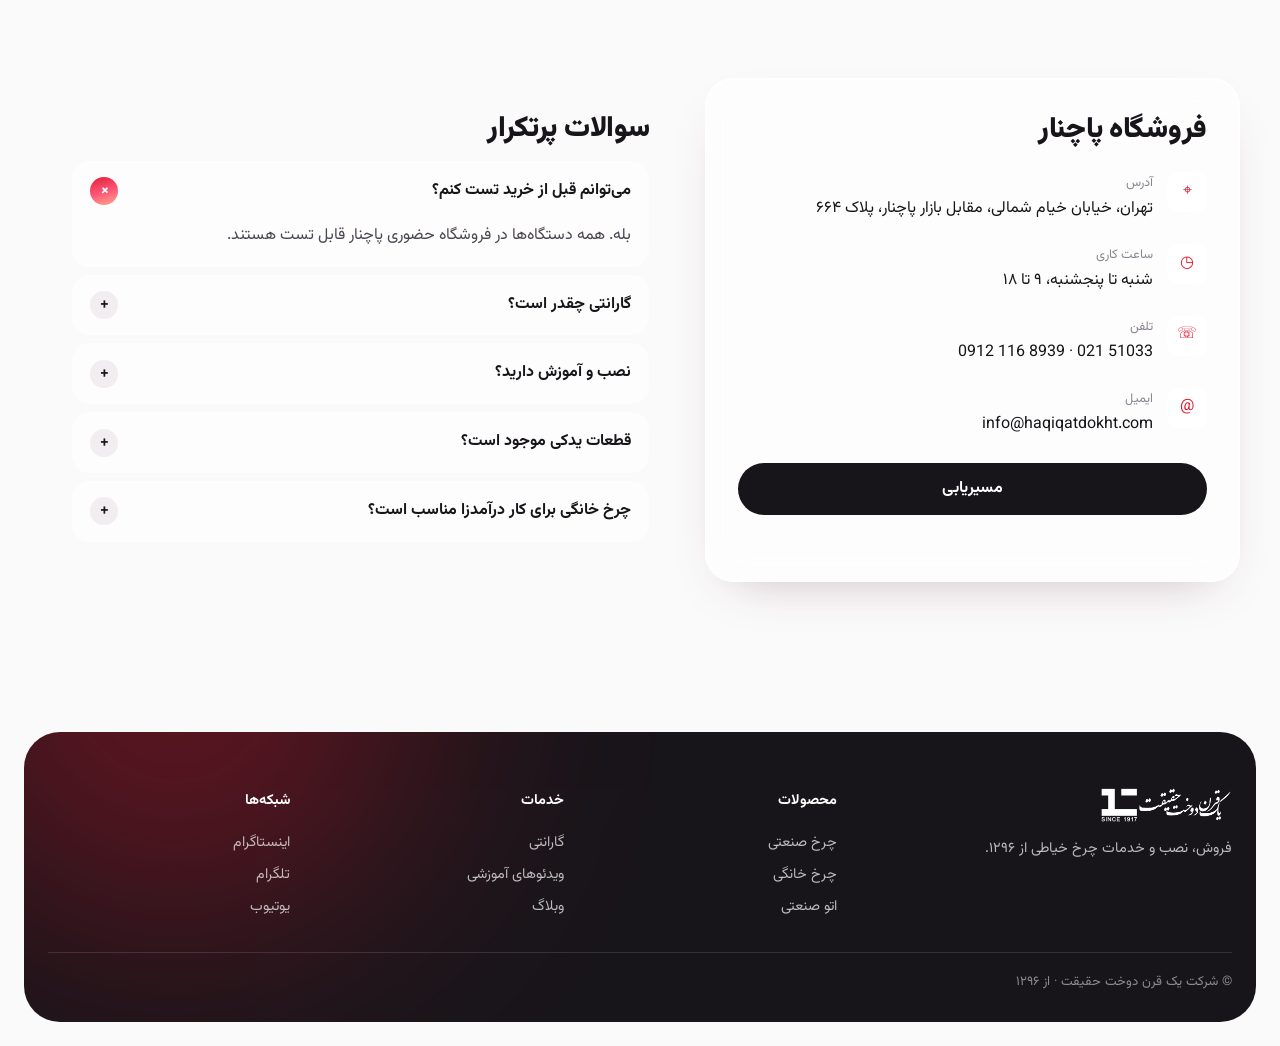
<file: web1/concepts/soft.html>
<!doctype html>
<html lang="fa" dir="rtl">
<head>
  <meta charset="utf-8">
  <meta name="viewport" content="width=device-width, initial-scale=1">
  <title>حقیقت دوخت | سبک مدرن نرم</title>
  <link rel="preconnect" href="https://fonts.googleapis.com">
  <link rel="preconnect" href="https://fonts.gstatic.com" crossorigin>
  <link href="https://fonts.googleapis.com/css2?family=Vazirmatn:wght@300;400;500;700;800;900&display=swap" rel="stylesheet">
  <style>
    /* Style — Soft modern: warm gradient glow, frosted glass cards, bento layout */
    :root {
      --bg: #fbfafa; --ink: #18151a; --ink-2: #4a4550; --muted: #8b8590; --line: rgba(24,21,26,.08);
      --red: #e0182f; --rose: #ff5a7a; --peach: #ffb38a; --violet: #8d6bff;
      --glass: rgba(255,255,255,.62); --glass-line: rgba(255,255,255,.8);
      --grad: linear-gradient(120deg, var(--red), var(--rose) 55%, var(--peach));
      --sans: "Vazirmatn", system-ui, sans-serif; --wrap: 1200px; --g: 24px; --r: 28px;
    }
    * { box-sizing: border-box; margin: 0; padding: 0; }
    html { scroll-behavior: smooth; scroll-padding-top: 96px; }
    body { font-family: var(--sans); background: var(--bg); color: var(--ink); line-height: 1.8; -webkit-font-smoothing: antialiased; overflow-x: clip; }
    img { display: block; max-width: 100%; height: auto; }
    a { color: inherit; text-decoration: none; }
    ol, ul { list-style: none; }
    button, input { font: inherit; color: inherit; }
    button { cursor: pointer; }
    h1, h2, h3 { font-weight: 900; line-height: 1.3; letter-spacing: -.01em; }
    :focus-visible { outline: 2px solid var(--red); outline-offset: 3px; border-radius: 8px; }
    .wrap { max-width: calc(var(--wrap) + var(--g) * 2); margin-inline: auto; padding-inline: var(--g); }
    .grad-text { background: var(--grad); -webkit-background-clip: text; background-clip: text; color: transparent; }
    .pill { display: inline-flex; align-items: center; gap: 8px; padding: 6px 14px 6px 6px; border-radius: 999px; background: var(--glass); border: 1px solid var(--glass-line); backdrop-filter: blur(12px); font-size: .85rem; font-weight: 500; box-shadow: 0 6px 20px -12px rgba(224,24,47,.4); }
    .pill b { background: var(--grad); color: #fff; padding: 2px 10px; border-radius: 999px; font-size: .78rem; }
    .glass { background: var(--glass); border: 1px solid var(--glass-line); backdrop-filter: blur(18px) saturate(1.4); border-radius: var(--r); box-shadow: 0 1px 0 rgba(255,255,255,.9) inset, 0 20px 50px -30px rgba(60,20,40,.35); }

    /* Glow blobs */
    .blobs { position: absolute; inset: 0; overflow: hidden; z-index: -1; pointer-events: none; }
    .blobs i { position: absolute; border-radius: 50%; filter: blur(70px); opacity: .55; }
    .blobs i:nth-child(1) { width: 520px; height: 520px; background: var(--rose); top: -160px; right: -120px; }
    .blobs i:nth-child(2) { width: 420px; height: 420px; background: var(--peach); top: 200px; left: -140px; opacity: .45; }
    .blobs i:nth-child(3) { width: 360px; height: 360px; background: var(--violet); bottom: -120px; right: 30%; opacity: .25; }

    .btn { display: inline-flex; align-items: center; justify-content: center; gap: 8px; height: 52px; padding: 0 26px; border-radius: 999px; font-weight: 700; border: 0; transition: transform .2s, box-shadow .2s, background-color .2s; }
    .btn--grad { background: var(--grad); color: #fff; box-shadow: 0 12px 26px -12px rgba(224,24,47,.7); }
    .btn--grad:hover { transform: translateY(-2px); box-shadow: 0 16px 30px -12px rgba(224,24,47,.8); }
    .btn--glass { background: var(--glass); border: 1px solid var(--glass-line); backdrop-filter: blur(12px); }
    .btn--glass:hover { background: #fff; }
    .btn--ink { background: var(--ink); color: #fff; }
    .btn--ink:hover { background: #000; }

    /* Floating header */
    .header { position: sticky; top: 14px; z-index: 50; padding-inline: var(--g); }
    .header__in { max-width: var(--wrap); margin-inline: auto; display: flex; align-items: center; gap: 28px; height: 62px; padding: 0 10px 0 20px; border-radius: 999px; }
    .logo img { height: 30px; width: auto; }
    .nav { display: flex; gap: 4px; margin-inline-start: auto; font-size: .92rem; }
    .nav a { padding: 6px 14px; border-radius: 999px; color: var(--ink-2); transition: background-color .2s; }
    .nav a:hover { background: rgba(255,255,255,.9); color: var(--ink); }
    .header .btn { height: 44px; padding: 0 20px; font-size: .9rem; }
    .menu-btn { display: none; width: 44px; height: 44px; border-radius: 50%; background: var(--ink); color: #fff; border: 0; }

    /* Hero */
    .hero { position: relative; padding: 70px 0 60px; }
    .hero .wrap { display: grid; grid-template-columns: 1.05fr 1fr; gap: 40px; align-items: center; }
    .hero h1 { font-size: clamp(2.5rem, 5.4vw, 4.4rem); margin: 20px 0 18px; }
    .hero p { color: var(--ink-2); font-size: 1.12rem; max-width: 46ch; margin-bottom: 30px; }
    .hero .cta { display: flex; gap: 12px; flex-wrap: wrap; margin-bottom: 34px; }
    .avatars { display: flex; align-items: center; gap: 12px; font-size: .9rem; color: var(--ink-2); }
    .avatars span { display: flex; }
    .avatars span i { width: 36px; height: 36px; border-radius: 50%; border: 2px solid #fff; margin-inline-start: -10px; background: var(--grad); display: grid; place-items: center; color: #fff; font-style: normal; font-size: .75rem; font-weight: 700; }
    .avatars span i:nth-child(2) { background: linear-gradient(120deg, var(--violet), var(--rose)); }
    .avatars span i:nth-child(3) { background: linear-gradient(120deg, var(--peach), #ffd36e); }
    .showcase { position: relative; padding: 28px; }
    .showcase__img { border-radius: 36px; background: #fff; padding: 8%; aspect-ratio: 1; box-shadow: 0 40px 80px -40px rgba(120,30,60,.45); animation: float 6s ease-in-out infinite; }
    .showcase__img img { width: 100%; height: 100%; object-fit: contain; }
    @keyframes float { 50% { transform: translateY(-12px); } }
    .chip { position: absolute; padding: 12px 16px; display: flex; align-items: center; gap: 10px; font-size: .85rem; line-height: 1.4; border-radius: 18px; }
    .chip b { display: block; font-size: 1rem; }
    .chip i { width: 38px; height: 38px; border-radius: 12px; background: var(--grad); color: #fff; display: grid; place-items: center; font-style: normal; flex: none; }
    .chip--a { top: 8%; left: 0; }
    .chip--b { bottom: 10%; right: 0; }

    /* Logos strip */
    .strip { padding: 10px 0 40px; }
    .strip .wrap { display: flex; justify-content: center; align-items: center; gap: 48px; flex-wrap: wrap; color: var(--muted); font-size: .9rem; }
    .strip b { font-size: 1.4rem; letter-spacing: .25em; color: var(--ink); font-weight: 800; }

    /* Sections */
    .sec { position: relative; padding: 90px 0; }
    .sec-head { text-align: center; max-width: 640px; margin: 0 auto 40px; }
    .sec-head h2 { font-size: clamp(2rem, 4vw, 3rem); margin: 14px 0 6px; }
    .sec-head p { color: var(--muted); }
    .seg { display: inline-flex; gap: 4px; padding: 5px; border-radius: 999px; margin: 0 auto 36px; }
    .seg-wrap { text-align: center; }
    .seg button { border: 0; background: none; padding: 9px 20px; border-radius: 999px; font-weight: 500; color: var(--ink-2); transition: .2s; }
    .seg button.is-active { background: var(--ink); color: #fff; }
    .seg button span { opacity: .6; font-size: .8rem; }

    .grid { display: grid; grid-template-columns: repeat(4, 1fr); gap: 18px; }
    .card { padding: 14px; display: flex; flex-direction: column; transition: transform .3s, box-shadow .3s; }
    .card:hover { transform: translateY(-6px); box-shadow: 0 1px 0 #fff inset, 0 30px 50px -28px rgba(120,30,60,.5); }
    .card__img { border-radius: 20px; background: #fff; aspect-ratio: 1 / .9; position: relative; }
    .card__img img { width: 100%; height: 100%; object-fit: contain; padding: 10%; }
    .card__img span { position: absolute; top: 10px; right: 10px; font-size: .72rem; font-weight: 700; padding: 2px 10px; border-radius: 999px; background: rgba(24,21,26,.06); }
    .card__body { padding: 14px 6px 4px; display: flex; flex-direction: column; flex: 1; }
    .card small { color: var(--muted); font-size: .75rem; letter-spacing: .1em; font-weight: 700; }
    .card h3 { font-size: 1.35rem; direction: ltr; text-align: right; }
    .card p { color: var(--ink-2); font-size: .88rem; flex: 1; margin-bottom: 14px; }
    .card .btn { height: 42px; font-size: .85rem; }

    /* Bento */
    .bento { display: grid; grid-template-columns: repeat(4, 1fr); grid-auto-rows: minmax(200px, auto); gap: 16px; }
    .bento > * { padding: 28px; display: flex; flex-direction: column; justify-content: space-between; gap: 14px; }
    .b-wide { grid-column: span 2; }
    .b-tall { grid-row: span 2; }
    .b-grad { background: var(--grad); color: #fff; border-radius: var(--r); box-shadow: 0 24px 50px -28px rgba(224,24,47,.8); }
    .b-ink { background: var(--ink); color: #fff; border-radius: var(--r); }
    .bento h3 { font-size: 1.3rem; }
    .bento p { opacity: .78; font-size: .93rem; }
    .bento .big { font-size: clamp(3rem, 6vw, 5rem); font-weight: 900; line-height: 1; }
    .bento .ico { width: 46px; height: 46px; border-radius: 14px; display: grid; place-items: center; background: rgba(224,24,47,.1); color: var(--red); font-size: 1.3rem; }
    .b-photo { padding: 0 !important; border-radius: var(--r); overflow: hidden; position: relative; }
    .b-photo img { width: 100%; height: 100%; object-fit: cover; object-position: 50% 25%; }
    .b-photo figcaption { position: absolute; bottom: 14px; right: 14px; left: 14px; padding: 12px 16px; border-radius: 16px; font-size: .9rem; }
    .years { display: grid; grid-template-columns: 1fr 1fr; gap: 10px 16px; font-size: .88rem; }
    .years b { display: block; font-size: 1.2rem; }

    .steps { display: flex; justify-content: center; flex-wrap: wrap; gap: 10px; margin-top: 40px; }
    .steps li { padding: 10px 18px; border-radius: 999px; font-weight: 500; font-size: .92rem; display: flex; align-items: center; gap: 8px; }
    .steps li b { width: 24px; height: 24px; border-radius: 50%; background: var(--grad); color: #fff; display: grid; place-items: center; font-size: .75rem; }

    /* Wholesale */
    .wholesale { padding: clamp(26px, 5vw, 56px); display: grid; grid-template-columns: 1fr 1.1fr; gap: 48px; align-items: center; position: relative; overflow: hidden; }
    .wholesale h2 { font-size: clamp(1.9rem, 3.4vw, 2.6rem); margin: 14px 0 10px; }
    .wholesale > div > p { color: var(--ink-2); }
    .form { display: grid; gap: 16px; background: #fff; border-radius: 24px; padding: 26px; box-shadow: 0 20px 40px -28px rgba(60,20,40,.4); }
    .form fieldset { border: 0; }
    .form legend, .field > span { display: block; font-weight: 700; font-size: .88rem; margin-bottom: 8px; }
    .chips { display: flex; flex-wrap: wrap; gap: 8px; }
    .chips input { position: absolute; opacity: 0; pointer-events: none; }
    .chips span { display: inline-block; padding: 8px 16px; border-radius: 999px; background: #f4f1f3; font-size: .9rem; cursor: pointer; transition: .2s; }
    .chips input:checked + span { background: var(--grad); color: #fff; font-weight: 700; }
    .chips input:focus-visible + span { outline: 2px solid var(--red); outline-offset: 2px; }
    .frow { display: grid; grid-template-columns: 1fr 1fr; gap: 12px; }
    .field input { width: 100%; height: 50px; padding: 0 16px; border-radius: 14px; border: 1.5px solid transparent; background: #f4f1f3; font-size: 1rem; outline: 0; transition: .2s; }
    .field input:focus { background: #fff; border-color: var(--rose); }
    .field input[dir="ltr"] { text-align: right; }
    .form__err { display: none; color: var(--red); font-size: .82rem; margin-top: 6px; }
    .form__err.is-on { display: block; }
    .is-bad input { border-color: var(--red); }

    /* Contact */
    .contact { display: grid; grid-template-columns: 1fr 1.2fr; gap: 24px; }
    .contact > div { padding: 32px; }
    .contact h2 { font-size: 1.8rem; margin-bottom: 14px; }
    .info li { display: flex; gap: 14px; padding: 10px 0; }
    .info li i { width: 40px; height: 40px; flex: none; border-radius: 12px; background: #fff; display: grid; place-items: center; font-style: normal; color: var(--red); }
    .info small { display: block; color: var(--muted); font-size: .8rem; }
    .info a:hover { color: var(--red); }
    .info .btn { margin-top: 14px; width: 100%; }
    details { background: rgba(255,255,255,.7); border-radius: 18px; margin-bottom: 8px; padding: 0 18px; }
    summary { list-style: none; cursor: pointer; padding: 16px 0; display: flex; justify-content: space-between; align-items: center; gap: 16px; font-weight: 700; }
    summary::-webkit-details-marker { display: none; }
    summary::after { content: "+"; width: 28px; height: 28px; flex: none; border-radius: 50%; background: #f1edf0; display: grid; place-items: center; transition: transform .25s, background .25s; }
    details[open] summary::after { transform: rotate(45deg); background: var(--grad); color: #fff; }
    details p { color: var(--ink-2); padding-bottom: 16px; }

    .footer { margin: 60px var(--g) var(--g); border-radius: 36px; background: var(--ink); color: rgba(255,255,255,.7); position: relative; overflow: hidden; }
    .footer::before { content: ""; position: absolute; width: 500px; height: 500px; border-radius: 50%; background: var(--red); filter: blur(120px); opacity: .35; top: -300px; left: -100px; }
    .footer .wrap { position: relative; display: grid; grid-template-columns: 1.5fr 1fr 1fr 1fr; gap: 32px; padding-block: 56px 28px; font-size: .9rem; }
    .footer img { height: 34px; width: auto; filter: brightness(0) invert(1); margin-bottom: 14px; }
    .footer h4 { color: #fff; margin-bottom: 10px; }
    .footer .col { display: flex; flex-direction: column; gap: 6px; }
    .footer .col a:hover { color: #fff; }
    .copy { grid-column: 1 / -1; border-top: 1px solid rgba(255,255,255,.12); padding-top: 18px; font-size: .82rem; color: rgba(255,255,255,.5); }

    @media (max-width: 1040px) {
      .grid { grid-template-columns: repeat(3, 1fr); }
      .bento { grid-template-columns: repeat(2, 1fr); }
      .b-tall { grid-row: auto; min-height: 300px; }
    }
    @media (max-width: 860px) {
      .nav { display: none; position: absolute; top: calc(100% + 8px); inset-inline: 0; flex-direction: column; padding: 10px; border-radius: 24px; background: rgba(255,255,255,.96); box-shadow: 0 20px 40px -20px rgba(0,0,0,.3); }
      .nav.is-open { display: flex; }
      .nav a { padding: 12px 16px; }
      .header__in { position: relative; gap: 10px; }
      .header .btn { margin-inline-start: auto; }
      .menu-btn { display: grid; place-items: center; }
      .hero .wrap, .wholesale, .contact { grid-template-columns: 1fr; }
      .showcase { max-width: 440px; margin-inline: auto; }
      .grid { grid-template-columns: repeat(2, 1fr); }
      .footer .wrap { grid-template-columns: 1fr 1fr; }
    }
    @media (max-width: 560px) {
      :root { --g: 14px; --r: 22px; }
      .sec { padding: 64px 0; }
      .hero { padding-top: 40px; }
      .header .btn { display: none; }
      .menu-btn { margin-inline-start: auto; }
      .chip--a { left: 0; } .chip--b { right: 0; }
      .grid { gap: 10px; }
      .card { padding: 8px; }
      .card h3 { font-size: 1.05rem; }
      .card p { font-size: .8rem; }
      .bento { grid-template-columns: 1fr; }
      .b-wide { grid-column: auto; }
      .frow { grid-template-columns: 1fr; }
      .contact > div { padding: 22px; }
      .footer { border-radius: 26px; }
      .footer .wrap { grid-template-columns: 1fr; }
    }
    @media (prefers-reduced-motion: reduce) { .showcase__img { animation: none; } }
  </style>
</head>
<body>
  <header class="header">
    <div class="header__in glass">
      <a href="#top" class="logo"><img src="../assets/img/logo.png" alt="یک قرن دوخت حقیقت" width="150" height="30"></a>
      <nav class="nav" id="nav">
        <a href="#products">محصولات</a>
        <a href="#why">چرا ما</a>
        <a href="#wholesale">خرید عمده</a>
        <a href="#contact">تماس</a>
      </nav>
      <a class="btn btn--grad" href="https://wa.me/989121168939" target="_blank" rel="noopener">مشاوره رایگان</a>
      <button class="menu-btn" id="menuBtn" aria-expanded="false" aria-controls="nav" aria-label="منو">☰</button>
    </div>
  </header>

  <main id="top">
    <section class="hero">
      <div class="blobs" aria-hidden="true"><i></i><i></i><i></i></div>
      <div class="wrap">
        <div>
          <span class="pill"><b>جدید</b>کلکسیون ۱۴۰۴ پریشس و وستا</span>
          <h1>دوخت بهتر،<br><span class="grad-text">با دستگاه درست.</span></h1>
          <p>نماینده انحصاری PRECIOUS و VESTA در ایران. دستگاه را در فروشگاه تست کنید و با نصب، آموزش و گارانتی تا سه سال تحویل بگیرید.</p>
          <div class="cta">
            <a class="btn btn--grad" href="#products">مشاهده محصولات</a>
            <a class="btn btn--glass" href="tel:02151033">تماس: <span dir="ltr">021 51033</span></a>
          </div>
          <div class="avatars"><span><i>۱۰۰</i><i>۳</i><i>۲</i></span>بیش از یک قرن تجربه در کنار خیاط‌ها</div>
        </div>
        <div class="showcase">
          <div class="showcase__img"><img src="../assets/img/V-20.jpg" alt="چرخ سردوز پنج نخ پریشس V20" width="480" height="480"></div>
          <div class="chip chip--a glass"><i>✓</i><span><b>گارانتی ۳ ساله</b>رسمی و مستقیم</span></div>
          <div class="chip chip--b glass"><i>★</i><span><b>PRECIOUS V20</b>سردوز پنج نخ</span></div>
        </div>
      </div>
    </section>

    <div class="strip"><div class="wrap"><b>PRECIOUS</b><span>نماینده انحصاری در ایران</span><b>VESTA</b></div></div>

    <section class="sec" id="products">
      <div class="blobs" aria-hidden="true"><i style="top:30%;right:-200px"></i></div>
      <div class="wrap">
        <div class="sec-head"><span class="pill"><b><span data-count-cat="all"></span></b>مدل دستگاه</span><h2>دستگاه‌ها</h2><p>قیمت روز هر مدل را در واتساپ بپرسید.</p></div>
        <div class="seg-wrap">
          <div class="seg glass" role="tablist">
            <button class="is-active" data-filter="all" role="tab" aria-selected="true">همه <span data-count-cat="all"></span></button>
            <button data-filter="industrial" role="tab" aria-selected="false">صنعتی <span data-count-cat="industrial"></span></button>
            <button data-filter="home" role="tab" aria-selected="false">خانگی <span data-count-cat="home"></span></button>
          </div>
        </div>
        <div class="grid" id="grid"></div>
      </div>
    </section>

    <section class="sec" id="why">
      <div class="wrap">
        <div class="sec-head"><span class="pill"><b>چرا ما</b>حقیقت دوخت</span><h2>بیشتر از یک فروشگاه</h2></div>
        <div class="bento">
          <div class="b-grad b-wide"><span>از ۱۲۹۶ تا امروز</span><div><div class="big">+۱۰۰ سال</div><p>از یک کارگاه در مشهد تا نماینده انحصاری دو برند جهانی.</p></div></div>
          <figure class="b-photo b-tall"><img src="../assets/img/exhibition.jpg" alt="تیم حقیقت دوخت در نمایشگاه پریشس" loading="lazy"><figcaption class="glass">تیم ما در نمایشگاه پریشس</figcaption></figure>
          <div class="glass"><span class="ico">◎</span><div><h3>تست قبل از خرید</h3><p>همه دستگاه‌ها در فروشگاه پاچنار.</p></div></div>
          <div class="glass"><span class="ico">⚙</span><div><h3>نصب و آموزش</h3><p>در تهران و حومه برای دستگاه‌های صنعتی.</p></div></div>
          <div class="b-ink"><span class="ico" style="background:rgba(255,255,255,.1);color:#fff">✓</span><div><h3>گارانتی تا ۳ سال</h3><p>با خدمات پس از فروش مستقیم.</p></div></div>
          <div class="glass b-wide"><h3>داستان ما</h3><ol class="years"><li><b>۱۲۹۶</b>آغاز در مشهد</li><li><b>۱۳۲۰</b>انتقال به تهران</li><li><b>صادرات</b>عراق، ارمنستان، ترکیه، افغانستان</li><li><b>امروز</b>نماینده پریشس و وستا</li></ol></div>
          <div class="glass"><span class="ico">✂</span><div><h3>قطعات یدکی</h3><p>سوزن، ماکو و بوبین؛ همیشه موجود.</p></div></div>
        </div>
        <ol class="steps">
          <li class="glass"><b>۱</b>انتخاب</li>
          <li class="glass"><b>۲</b>استعلام قیمت</li>
          <li class="glass"><b>۳</b>مشاوره رایگان</li>
          <li class="glass"><b>۴</b>ارسال و نصب</li>
          <li class="glass"><b>۵</b>گارانتی</li>
        </ol>
      </div>
    </section>

    <section class="sec" id="wholesale">
      <div class="wrap">
        <div class="wholesale glass">
          <div class="blobs" aria-hidden="true"><i style="width:380px;height:380px;top:-140px;right:-120px"></i></div>
          <div>
            <span class="pill"><b>B2B</b>برای کارگاه و تولیدی</span>
            <h2>خرید عمده، <span class="grad-text">قیمت ویژه</span></h2>
            <p>نوع کارگاه و تعداد دستگاه را بنویسید. کارشناس ما با قیمت روز و پیشنهاد خط تولید تماس می‌گیرد.</p>
          </div>
          <form class="form" id="wholesaleForm" novalidate>
            <fieldset>
              <legend>نوع کارگاه</legend>
              <div class="chips">
                <label><input type="radio" name="type" value="تولیدی پوشاک"><span>تولیدی پوشاک</span></label>
                <label><input type="radio" name="type" value="کیف، کفش و چرم"><span>کیف، کفش و چرم</span></label>
                <label><input type="radio" name="type" value="کیسه و بسته‌بندی"><span>کیسه و بسته‌بندی</span></label>
                <label><input type="radio" name="type" value="آموزشگاه"><span>آموزشگاه</span></label>
              </div>
              <p class="form__err" data-for="type">نوع کارگاه را انتخاب کنید.</p>
            </fieldset>
            <div class="frow">
              <label class="field"><span>تعداد دستگاه</span><input name="count" inputmode="numeric" placeholder="مثلاً ۵"><p class="form__err" data-for="count">تعداد دستگاه را وارد کنید.</p></label>
              <label class="field"><span>شماره موبایل</span><input name="mobile" type="tel" dir="ltr" placeholder="0912 000 0000"><p class="form__err" data-for="mobile">شماره موبایل معتبر نیست.</p></label>
            </div>
            <button class="btn btn--grad" type="submit">ارسال در واتساپ</button>
          </form>
        </div>
      </div>
    </section>

    <section class="sec" id="contact">
      <div class="wrap contact">
        <div class="glass info">
          <h2>فروشگاه پاچنار</h2>
          <ul>
            <li><i>⌖</i><div><small>آدرس</small>تهران، خیابان خیام شمالی، مقابل بازار پاچنار، پلاک ۶۶۴</div></li>
            <li><i>◷</i><div><small>ساعت کاری</small>شنبه تا پنجشنبه، ۹ تا ۱۸</div></li>
            <li><i>☏</i><div><small>تلفن</small><a href="tel:02151033" dir="ltr">021 51033</a> · <a href="tel:09121168939" dir="ltr">0912 116 8939</a></div></li>
            <li><i>@</i><div><small>ایمیل</small><a href="mailto:info@haqiqatdokht.com">info@haqiqatdokht.com</a></div></li>
          </ul>
          <a class="btn btn--ink" href="https://www.google.com/maps/search/?api=1&query=Khayyam+St+Pachenar+Tehran" target="_blank" rel="noopener">مسیریابی</a>
        </div>
        <div>
          <h2>سوالات پرتکرار</h2>
          <details open><summary>می‌توانم قبل از خرید تست کنم؟</summary><p>بله. همه دستگاه‌ها در فروشگاه حضوری پاچنار قابل تست هستند.</p></details>
          <details><summary>گارانتی چقدر است؟</summary><p>بسته به محصول، از ۶ ماه تا ۳ سال.</p></details>
          <details><summary>نصب و آموزش دارید؟</summary><p>بله، برای دستگاه‌های صنعتی در تهران و حومه.</p></details>
          <details><summary>قطعات یدکی موجود است؟</summary><p>سوزن، ماکو، بوبین و سایر قطعات. برای موجودی تماس بگیرید.</p></details>
          <details><summary>چرخ خانگی برای کار درآمدزا مناسب است؟</summary><p>برای دوخت تمام‌وقت، چرخ صنعتی پیشنهاد می‌شود.</p></details>
        </div>
      </div>
    </section>
  </main>

  <footer class="footer">
    <div class="wrap">
      <div><img src="../assets/img/logo.png" alt="یک قرن دوخت حقیقت" width="170" height="34"><p>فروش، نصب و خدمات چرخ خیاطی از ۱۲۹۶.</p></div>
      <div class="col"><h4>محصولات</h4><a href="#products">چرخ صنعتی</a><a href="#products">چرخ خانگی</a><a href="#contact">اتو صنعتی</a></div>
      <div class="col"><h4>خدمات</h4><a href="https://haqiqatdokht.com/warranty/">گارانتی</a><a href="https://haqiqatdokht.com/video/">ویدئوهای آموزشی</a><a href="https://haqiqatdokht.com/blog/">وبلاگ</a></div>
      <div class="col"><h4>شبکه‌ها</h4><a href="https://www.instagram.com/haqiqatdokht" target="_blank" rel="noopener">اینستاگرام</a><a href="https://t.me/haqiqatdokht" target="_blank" rel="noopener">تلگرام</a><a href="https://www.youtube.com/channel/UC2vU9ic2P-tChWRxPHci4Zw" target="_blank" rel="noopener">یوتیوب</a></div>
      <p class="copy">© شرکت یک قرن دوخت حقیقت · از ۱۲۹۶</p>
    </div>
  </footer>

  <script src="shared.js"></script>
  <script>
    initPage({
      card: (p) => `
        <article class="card glass">
          <div class="card__img"><span>${CAT_LABEL[p.cat]}</span><img src="${IMG + p.img}" alt="${p.brand} ${p.model}" loading="lazy"></div>
          <div class="card__body">
            <small>${p.brand}</small>
            <h3>${p.model}</h3>
            <p>${p.name}</p>
            <a class="btn btn--ink" href="${priceLink(p)}" target="_blank" rel="noopener">استعلام قیمت</a>
          </div>
        </article>`,
    });
  </script>
</body>
</html>
</file>
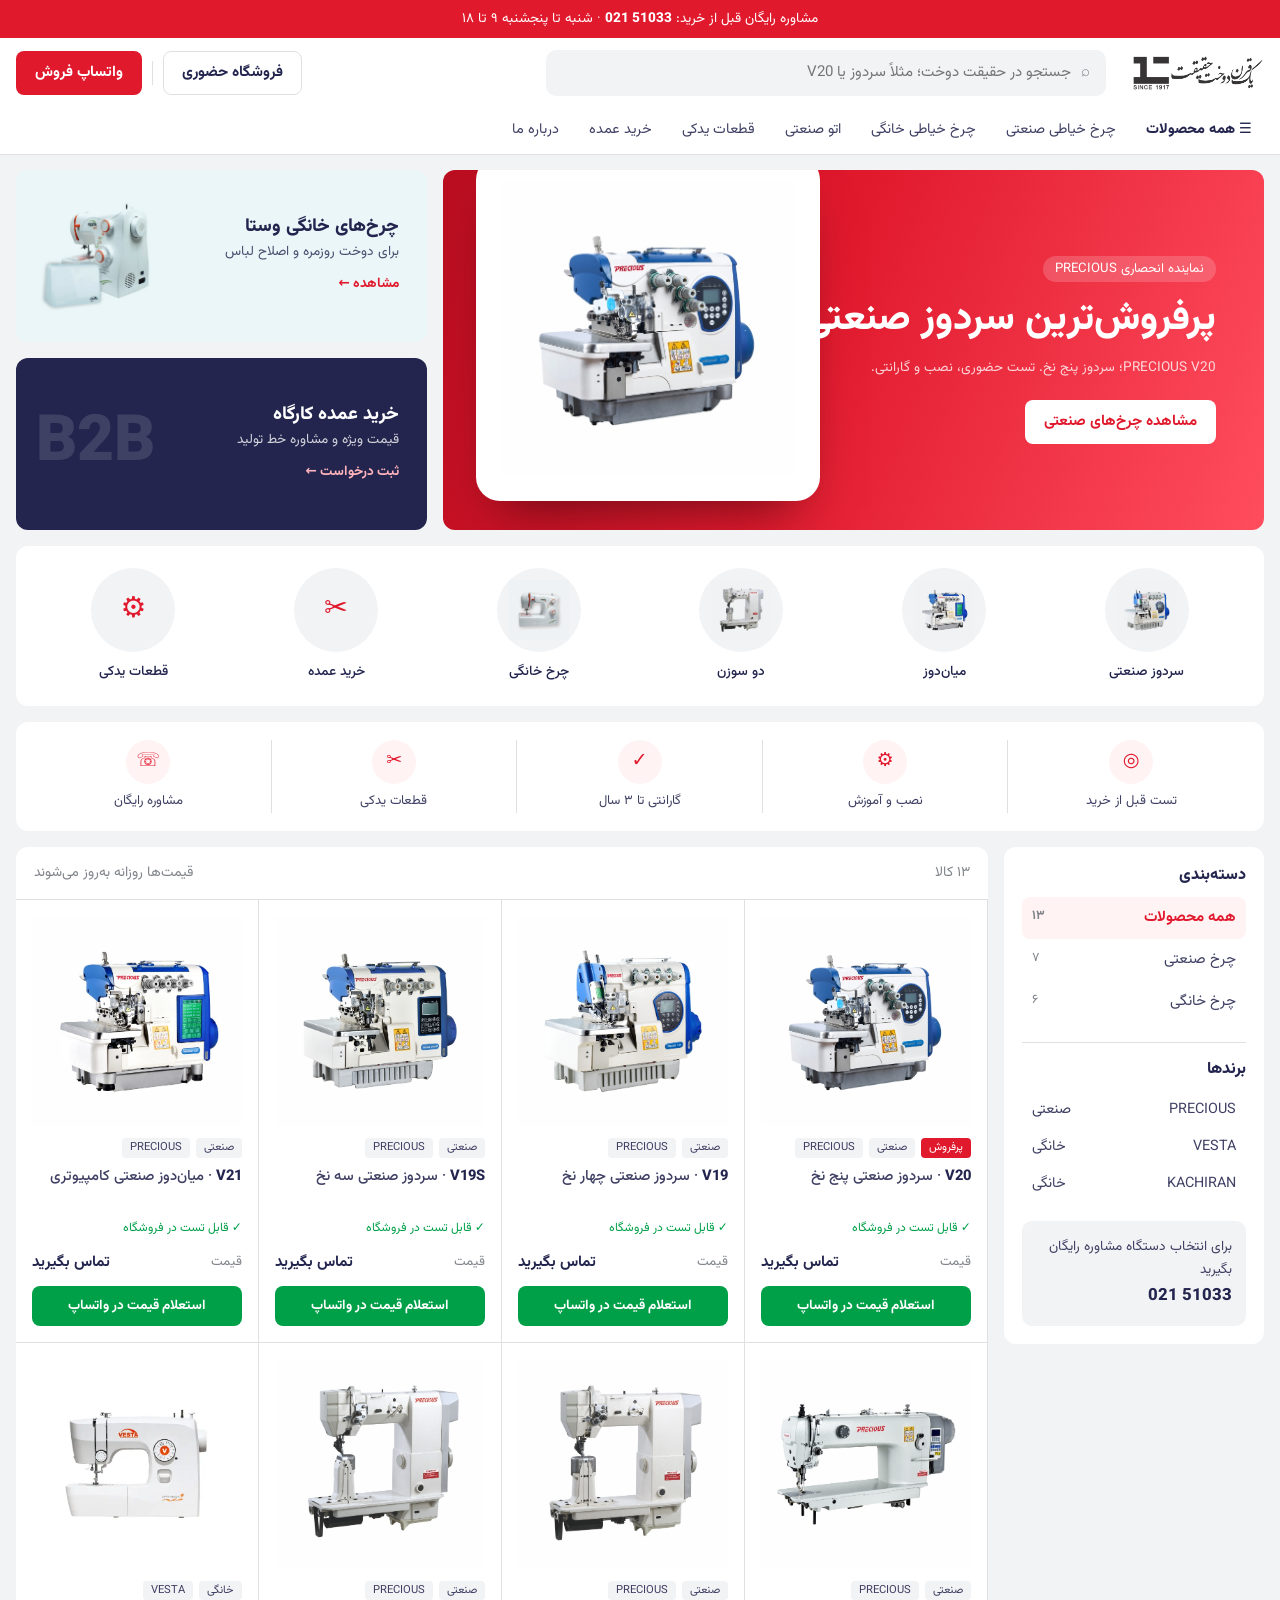
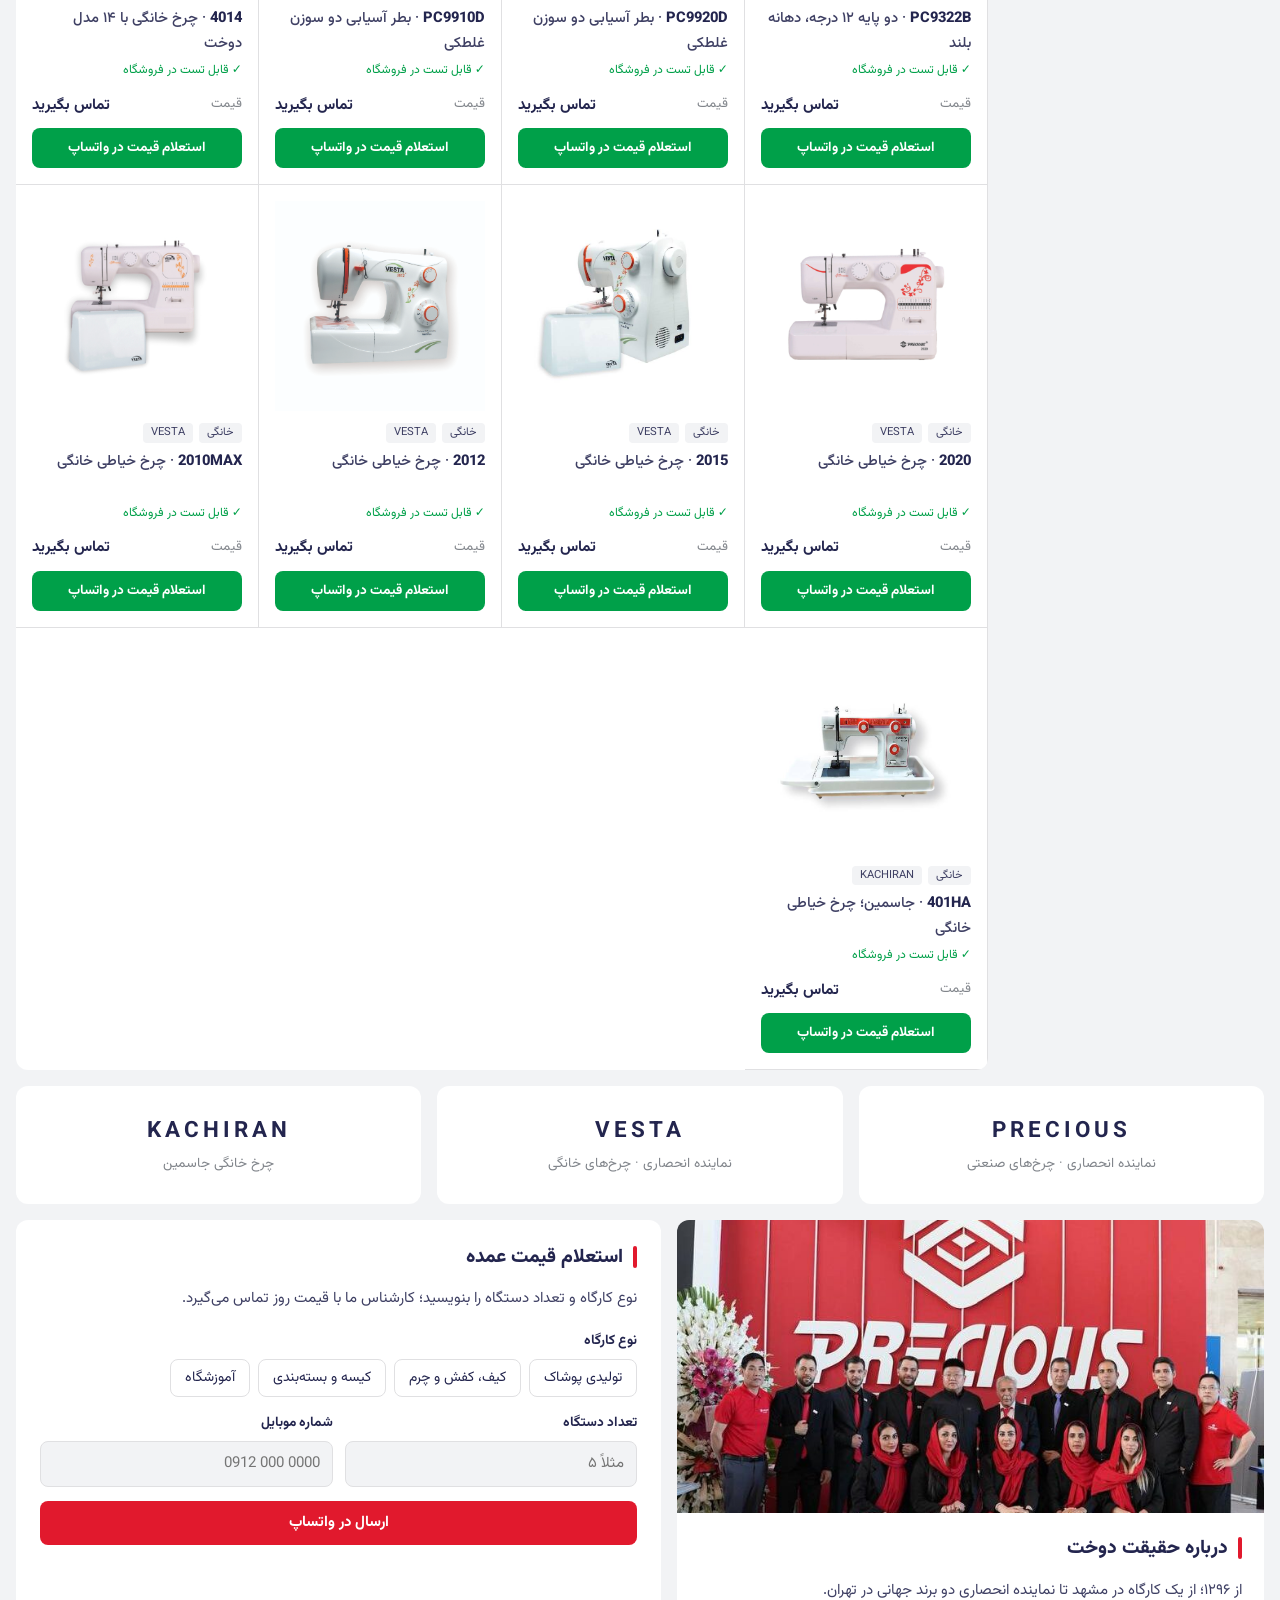
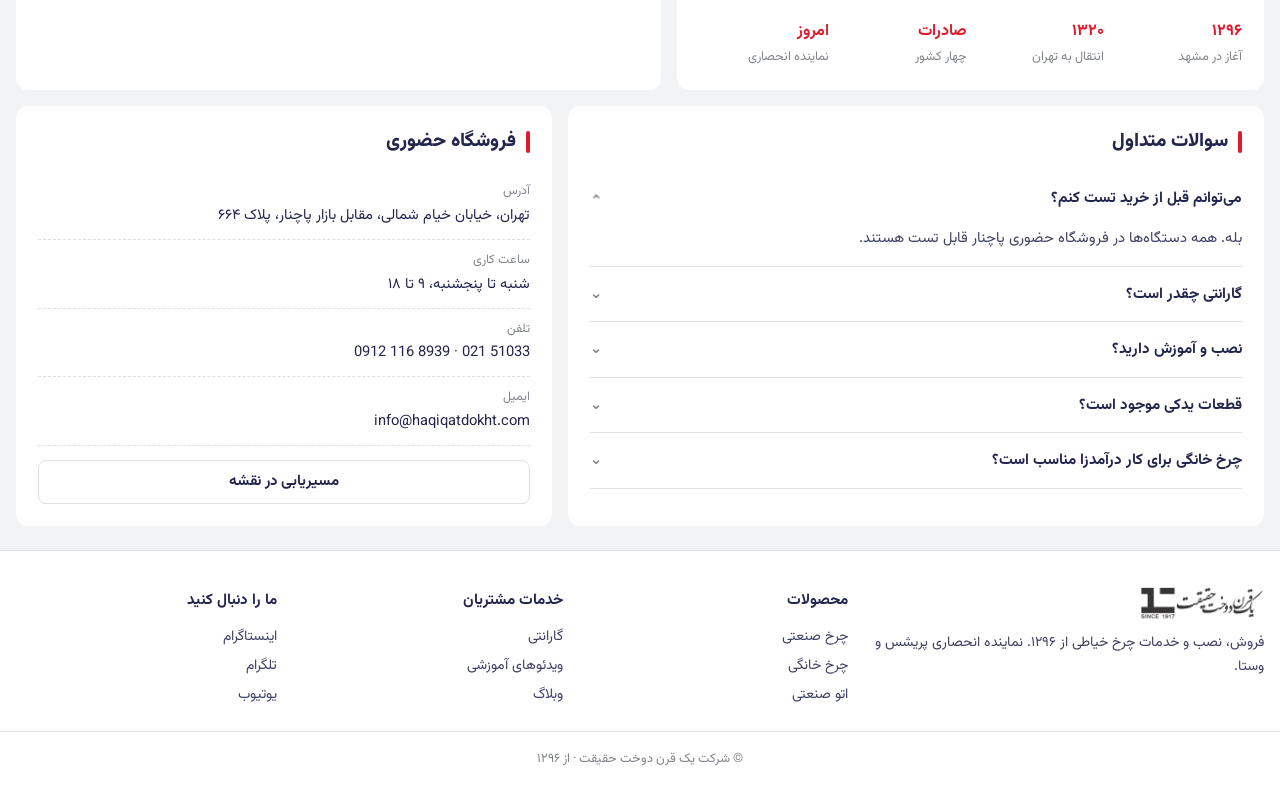
<file: web1/concepts/store.html>
<!doctype html>
<html lang="fa" dir="rtl">
<head>
  <meta charset="utf-8">
  <meta name="viewport" content="width=device-width, initial-scale=1">
  <title>حقیقت دوخت | سبک فروشگاه آنلاین</title>
  <link rel="preconnect" href="https://fonts.googleapis.com">
  <link rel="preconnect" href="https://fonts.gstatic.com" crossorigin>
  <link href="https://fonts.googleapis.com/css2?family=Vazirmatn:wght@400;500;700;800;900&display=swap" rel="stylesheet">
  <style>
    /* Style — Online store: search-first, category bar, banners, filter sidebar */
    :root {
      --bg: #f2f3f5; --card: #fff; --ink: #23254e; --ink-2: #3f4064; --muted: #81858b; --line: #e0e0e2;
      --red: #e1192d; --red-2: #c0101f; --green: #00a049; --blue: #19bfd3;
      --sans: "Vazirmatn", system-ui, sans-serif; --wrap: 1280px; --g: 16px; --r: 12px;
    }
    * { box-sizing: border-box; margin: 0; padding: 0; }
    html { scroll-behavior: smooth; scroll-padding-top: 130px; }
    body { font-family: var(--sans); background: var(--bg); color: var(--ink); line-height: 1.75; -webkit-font-smoothing: antialiased; font-size: 15px; }
    img { display: block; max-width: 100%; height: auto; }
    a { color: inherit; text-decoration: none; }
    ol, ul { list-style: none; }
    button, input { font: inherit; color: inherit; }
    button { cursor: pointer; }
    h1, h2, h3 { font-weight: 800; line-height: 1.4; }
    :focus-visible { outline: 2px solid var(--blue); outline-offset: 2px; border-radius: 6px; }
    .wrap { max-width: calc(var(--wrap) + var(--g) * 2); margin-inline: auto; padding-inline: var(--g); }
    .box { background: var(--card); border-radius: var(--r); }
    .btn { display: inline-flex; align-items: center; justify-content: center; gap: 6px; height: 44px; padding: 0 18px; border-radius: 8px; font-weight: 700; border: 1px solid transparent; transition: background-color .15s, color .15s, border-color .15s; white-space: nowrap; }
    .btn--red { background: var(--red); color: #fff; }
    .btn--red:hover { background: var(--red-2); }
    .btn--line { border-color: var(--line); }
    .btn--line:hover { border-color: var(--ink); }
    .btn--green { background: var(--green); color: #fff; }
    .btn--green:hover { filter: brightness(.92); }
    .ttl { display: flex; align-items: center; justify-content: space-between; gap: 12px; margin-bottom: 16px; }
    .ttl h2 { font-size: 1.2rem; display: flex; align-items: center; gap: 10px; }
    .ttl h2::before { content: ""; width: 4px; height: 22px; border-radius: 4px; background: var(--red); }
    .ttl a { color: var(--blue); font-size: .88rem; font-weight: 500; }

    /* Promo + header */
    .promo { background: var(--red); color: #fff; text-align: center; font-size: .85rem; padding: 7px 12px; }
    .promo a { font-weight: 800; direction: ltr; display: inline-block; }
    .header { position: sticky; top: 0; z-index: 50; background: #fff; box-shadow: 0 1px 0 var(--line); }
    .header__top { display: flex; align-items: center; gap: 24px; height: 70px; }
    .logo img { height: 34px; width: auto; }
    .search { flex: 1; max-width: 560px; display: flex; align-items: center; gap: 10px; height: 46px; padding: 0 16px; background: var(--bg); border-radius: 10px; color: var(--muted); }
    .search input { flex: 1; min-width: 0; background: none; border: 0; outline: 0; color: var(--ink); }
    .header__acts { margin-inline-start: auto; display: flex; gap: 10px; align-items: center; }
    .header__acts .sep { width: 1px; height: 24px; background: var(--line); }
    .menu-btn { display: none; width: 44px; height: 44px; background: none; border: 0; font-size: 1.3rem; }
    .nav { display: flex; gap: 6px; height: 46px; align-items: stretch; font-size: .9rem; color: var(--ink-2); }
    .nav a { display: flex; align-items: center; padding: 0 12px; border-bottom: 2px solid transparent; transition: color .15s, border-color .15s; }
    .nav a:first-child { font-weight: 800; color: var(--ink); }
    .nav a:hover { color: var(--red); border-color: var(--red); }

    main { padding-top: 16px; }
    section { margin-bottom: 16px; }

    /* Banners */
    .banners { display: grid; grid-template-columns: 2fr 1fr; grid-template-rows: 1fr 1fr; gap: 16px; }
    .bn { position: relative; border-radius: var(--r); overflow: hidden; display: flex; align-items: center; padding: 28px; min-height: 160px; }
    .bn--main { grid-row: span 2; background: linear-gradient(110deg, #b90d20, var(--red) 45%, #ff4d5e); color: #fff; padding: 40px 48px; min-height: 360px; }
    .bn--main .txt { max-width: 52%; position: relative; z-index: 1; }
    .bn--main small { display: inline-block; background: rgba(255,255,255,.18); padding: 2px 12px; border-radius: 999px; font-size: .82rem; margin-bottom: 12px; }
    .bn--main h1 { font-size: clamp(1.6rem, 3vw, 2.6rem); margin-bottom: 8px; }
    .bn--main p { opacity: .9; margin-bottom: 20px; }
    .bn--main .btn { background: #fff; color: var(--red); }
    .bn--main img { position: absolute; left: 4%; bottom: 8%; width: 42%; aspect-ratio: 1; object-fit: contain; background: #fff; border-radius: 24px; padding: 3%; box-shadow: 0 30px 50px -24px rgba(0,0,0,.5); }
    .bn--b { background: #eaf6f8; }
    .bn--c { background: #23254e; color: #fff; }
    .bn h3 { font-size: 1.15rem; }
    .bn p { font-size: .85rem; opacity: .8; }
    .bn .go { margin-top: 8px; display: inline-block; font-weight: 700; font-size: .85rem; color: var(--red); }
    .bn--c .go { color: #ffb4bc; }
    .bn .txt { position: relative; z-index: 1; max-width: 60%; }
    .bn--b img { position: absolute; left: 12px; bottom: 10px; width: 36%; aspect-ratio: 1; object-fit: contain; mix-blend-mode: multiply; }
    .bn--c .big { position: absolute; left: 20px; top: 50%; translate: 0 -50%; font-size: 4rem; font-weight: 900; opacity: .12; }

    /* Category circles */
    .cats { display: flex; justify-content: space-around; gap: 12px; padding: 22px; overflow-x: auto; }
    .cat { display: flex; flex-direction: column; align-items: center; gap: 8px; font-size: .85rem; font-weight: 500; min-width: 90px; background: none; border: 0; }
    .cat span { width: 84px; height: 84px; border-radius: 50%; background: var(--bg); display: grid; place-items: center; overflow: hidden; transition: box-shadow .2s; font-size: 1.8rem; color: var(--red); }
    .cat span img { width: 100%; height: 100%; object-fit: contain; padding: 12px; mix-blend-mode: multiply; }
    .cat:hover span { box-shadow: 0 0 0 2px var(--red); }

    /* Trust badges */
    .badges { display: grid; grid-template-columns: repeat(5, 1fr); padding: 18px 10px; }
    .badges li { display: flex; flex-direction: column; align-items: center; gap: 6px; text-align: center; font-size: .82rem; color: var(--ink-2); }
    .badges li + li { border-inline-start: 1px solid var(--line); }
    .badges i { width: 44px; height: 44px; border-radius: 50%; background: #fff3f4; color: var(--red); display: grid; place-items: center; font-style: normal; font-size: 1.2rem; }

    /* Shop */
    .shop { display: grid; grid-template-columns: 260px 1fr; gap: 16px; align-items: start; }
    .side { padding: 18px; position: sticky; top: 140px; }
    .side h3 { font-size: 1rem; margin-bottom: 10px; }
    .side .group + .group { margin-top: 18px; padding-top: 16px; border-top: 1px solid var(--line); }
    .side button[data-filter] { display: flex; justify-content: space-between; width: 100%; padding: 8px 10px; border-radius: 8px; border: 0; background: none; text-align: start; color: var(--ink-2); }
    .side button[data-filter]:hover { background: var(--bg); }
    .side button.is-active { background: #fff3f4; color: var(--red); font-weight: 700; }
    .side button span { font-size: .8rem; color: var(--muted); }
    .side .brands li { padding: 6px 10px; display: flex; justify-content: space-between; color: var(--ink-2); font-size: .9rem; }
    .side .help { margin-top: 18px; padding: 14px; border-radius: 10px; background: var(--bg); font-size: .85rem; color: var(--ink-2); }
    .side .help a { display: block; font-weight: 800; color: var(--ink); direction: ltr; text-align: right; font-size: 1.05rem; }
    .results { padding: 0; overflow: hidden; }
    .results__bar { display: flex; align-items: center; justify-content: space-between; gap: 12px; padding: 14px 18px; border-bottom: 1px solid var(--line); font-size: .88rem; color: var(--muted); }
    .grid { display: grid; grid-template-columns: repeat(4, 1fr); }
    .card { padding: 16px; border-inline-start: 1px solid var(--line); border-bottom: 1px solid var(--line); display: flex; flex-direction: column; transition: box-shadow .2s; position: relative; background: #fff; }
    .card:hover { box-shadow: 0 6px 24px -8px rgba(0,0,0,.22); z-index: 1; }
    .card__img { aspect-ratio: 1; margin-bottom: 12px; }
    .card__img img { width: 100%; height: 100%; object-fit: contain; }
    .card__tags { display: flex; flex-wrap: wrap; gap: 6px; margin-bottom: 6px; }
    .card__tags span { font-size: .7rem; padding: 0 8px; border-radius: 4px; background: var(--bg); color: var(--ink-2); }
    .card__tags .hot { background: var(--red); color: #fff; }
    .card h3 { font-size: .92rem; font-weight: 500; line-height: 1.7; min-height: 3.4em; color: var(--ink-2); }
    .card h3 b { font-weight: 800; color: var(--ink); }
    .card__feat { font-size: .76rem; color: var(--green); margin: 4px 0 10px; }
    .card__price { margin-top: auto; display: flex; justify-content: space-between; align-items: center; font-size: .82rem; color: var(--muted); margin-bottom: 10px; }
    .card__price b { color: var(--ink); font-size: .95rem; }
    .card .btn { height: 40px; font-size: .85rem; }
    .empty { padding: 48px 20px; text-align: center; color: var(--muted); }

    /* Brands row */
    .brandrow { display: grid; grid-template-columns: repeat(3, 1fr); gap: 16px; }
    .brandrow div { padding: 26px; text-align: center; }
    .brandrow b { font-size: 1.4rem; letter-spacing: .18em; display: block; }
    .brandrow span { color: var(--muted); font-size: .85rem; }

    /* About + wholesale */
    .duo { display: grid; grid-template-columns: 1fr 1.1fr; gap: 16px; }
    .about { padding: 0; overflow: hidden; display: flex; flex-direction: column; }
    .about img { aspect-ratio: 16 / 8; object-fit: cover; object-position: 50% 28%; width: 100%; }
    .about > div { padding: 22px; }
    .about p { color: var(--ink-2); margin-bottom: 14px; }
    .tl { display: grid; grid-template-columns: repeat(4, 1fr); gap: 8px; font-size: .8rem; color: var(--muted); }
    .tl b { display: block; color: var(--red); font-size: 1rem; }
    .wholesale { padding: 24px; }
    .wholesale > p { color: var(--ink-2); margin-bottom: 16px; }
    .form { display: grid; gap: 14px; }
    .form fieldset { border: 0; }
    .form legend, .field > span { display: block; font-weight: 700; font-size: .85rem; margin-bottom: 6px; }
    .chips { display: flex; flex-wrap: wrap; gap: 8px; }
    .chips input { position: absolute; opacity: 0; pointer-events: none; }
    .chips span { display: inline-block; padding: 6px 14px; border-radius: 8px; border: 1px solid var(--line); font-size: .88rem; cursor: pointer; }
    .chips input:checked + span { border-color: var(--red); background: #fff3f4; color: var(--red); font-weight: 700; }
    .chips input:focus-visible + span { outline: 2px solid var(--blue); outline-offset: 2px; }
    .frow { display: grid; grid-template-columns: 1fr 1fr; gap: 12px; }
    .field input { width: 100%; height: 46px; padding: 0 12px; border-radius: 8px; border: 1px solid var(--line); background: var(--bg); outline: 0; }
    .field input:focus { border-color: var(--blue); background: #fff; }
    .field input[dir="ltr"] { text-align: right; }
    .form__err { display: none; color: var(--red); font-size: .8rem; margin-top: 4px; }
    .form__err.is-on { display: block; }
    .is-bad input, .is-bad .chips span { border-color: var(--red); }

    /* FAQ + contact */
    .faqc { display: grid; grid-template-columns: 1.3fr 1fr; gap: 16px; }
    .faq, .contact { padding: 22px; }
    details { border-bottom: 1px solid var(--line); }
    summary { list-style: none; cursor: pointer; padding: 14px 0; display: flex; justify-content: space-between; gap: 12px; font-weight: 700; font-size: .95rem; }
    summary::-webkit-details-marker { display: none; }
    summary::after { content: "⌄"; color: var(--muted); transition: transform .2s; }
    details[open] summary::after { transform: rotate(180deg); }
    details p { color: var(--ink-2); padding-bottom: 14px; font-size: .92rem; }
    .contact li { padding: 10px 0; border-bottom: 1px dashed var(--line); font-size: .92rem; }
    .contact li small { display: block; color: var(--muted); font-size: .78rem; }
    .contact .btn { margin-top: 14px; width: 100%; }

    .footer { background: #fff; margin-top: 24px; border-top: 1px solid var(--line); font-size: .88rem; color: var(--ink-2); }
    .footer .cols { display: grid; grid-template-columns: 1.5fr 1fr 1fr 1fr; gap: 24px; padding-block: 36px 24px; }
    .footer img { height: 32px; width: auto; margin-bottom: 12px; }
    .footer h4 { color: var(--ink); margin-bottom: 8px; font-size: .95rem; }
    .footer .col { display: flex; flex-direction: column; gap: 4px; }
    .footer .col a:hover { color: var(--red); }
    .footer .copy { border-top: 1px solid var(--line); padding-block: 16px; font-size: .8rem; color: var(--muted); text-align: center; }

    .tabbar { display: none; }

    @media (max-width: 1100px) {
      .grid { grid-template-columns: repeat(3, 1fr); }
      .badges { grid-template-columns: repeat(3, 1fr); row-gap: 16px; }
      .badges li:nth-child(4) { border-inline-start: 0; }
    }
    @media (max-width: 880px) {
      .header__top { flex-wrap: wrap; height: auto; padding-block: 10px; gap: 10px; }
      .search { order: 3; max-width: none; flex-basis: 100%; }
      .header__acts .btn--line, .header__acts .sep { display: none; }
      .menu-btn { display: block; }
      .nav { display: none; position: absolute; top: 100%; inset-inline: 0; height: auto; flex-direction: column; background: #fff; padding: 6px var(--g) 12px; box-shadow: 0 10px 20px -10px rgba(0,0,0,.2); }
      .nav.is-open { display: flex; }
      .nav a { padding: 12px 4px; border-bottom: 1px solid var(--line); }
      .banners { grid-template-columns: 1fr 1fr; }
      .bn--main { grid-column: 1 / -1; grid-row: auto; min-height: 300px; padding: 28px; }
      .shop, .duo, .faqc { grid-template-columns: 1fr; }
      .side { position: static; }
      .side .brands, .side .help, .side .group:nth-child(2) { display: none; }
      .side .group:first-child > div { display: flex; gap: 6px; }
      .side button[data-filter] { justify-content: center; gap: 6px; border: 1px solid var(--line); }
      .grid { grid-template-columns: repeat(2, 1fr); }
      .brandrow { grid-template-columns: 1fr; }
      .footer .cols { grid-template-columns: 1fr 1fr; }
    }
    @media (max-width: 560px) {
      html { scroll-padding-top: 150px; }
      body { padding-bottom: 64px; }
      .header__acts .btn--red { display: none; }
      .promo { font-size: .78rem; }
      .bn--main .txt { max-width: 100%; }
      .bn--main img { position: static; width: 60%; margin: 16px auto 0; }
      .bn--main { flex-direction: column; align-items: flex-start; }
      .banners { grid-template-columns: 1fr; }
      .badges { grid-template-columns: repeat(2, 1fr); }
      .badges li { border: 0 !important; }
      .cats { justify-content: flex-start; }
      .card { padding: 10px; min-width: 0; }
      .card .btn { white-space: normal; height: auto; min-height: 40px; padding: 6px 8px; font-size: .78rem; line-height: 1.5; text-align: center; }
      .card h3 { font-size: .82rem; }
      .card__feat { display: none; }
      .frow, .tl { grid-template-columns: 1fr 1fr; }
      .frow { grid-template-columns: 1fr; }
      .footer .cols { grid-template-columns: 1fr; }
      .tabbar { display: grid; grid-template-columns: repeat(4, 1fr); position: fixed; bottom: 0; inset-inline: 0; z-index: 60; background: #fff; border-top: 1px solid var(--line); height: 60px; padding-bottom: env(safe-area-inset-bottom); }
      .tabbar a { display: flex; flex-direction: column; align-items: center; justify-content: center; font-size: .72rem; color: var(--muted); gap: 2px; }
      .tabbar a i { font-style: normal; font-size: 1.1rem; }
      .tabbar a.wa { color: var(--green); font-weight: 700; }
    }
  </style>
</head>
<body>
  <div class="promo">مشاوره رایگان قبل از خرید: <a href="tel:02151033">021 51033</a> · شنبه تا پنجشنبه ۹ تا ۱۸</div>

  <header class="header">
    <div class="wrap header__top">
      <button class="menu-btn" id="menuBtn" aria-expanded="false" aria-controls="nav" aria-label="منو">☰</button>
      <a href="#top" class="logo"><img src="../assets/img/logo.png" alt="یک قرن دوخت حقیقت" width="170" height="34"></a>
      <label class="search">⌕<input type="search" id="search" placeholder="جستجو در حقیقت دوخت؛ مثلاً سردوز یا V20" aria-label="جستجو"></label>
      <div class="header__acts">
        <a class="btn btn--line" href="#contact">فروشگاه حضوری</a>
        <span class="sep"></span>
        <a class="btn btn--red" href="https://wa.me/989121168939" target="_blank" rel="noopener">واتساپ فروش</a>
      </div>
    </div>
    <div class="wrap">
      <nav class="nav" id="nav">
        <a href="#products">☰ همه محصولات</a>
        <a href="#products" data-jump="industrial">چرخ خیاطی صنعتی</a>
        <a href="#products" data-jump="home">چرخ خیاطی خانگی</a>
        <a href="#contact">اتو صنعتی</a>
        <a href="#contact">قطعات یدکی</a>
        <a href="#wholesale">خرید عمده</a>
        <a href="#about">درباره ما</a>
      </nav>
    </div>
  </header>

  <main id="top" class="wrap">
    <section class="banners">
      <a class="bn bn--main" href="#products" data-jump="industrial">
        <div class="txt">
          <small>نماینده انحصاری PRECIOUS</small>
          <h1>پرفروش‌ترین سردوز صنعتی</h1>
          <p>PRECIOUS V20؛ سردوز پنج نخ. تست حضوری، نصب و گارانتی.</p>
          <span class="btn">مشاهده چرخ‌های صنعتی</span>
        </div>
        <img src="../assets/img/V-20.jpg" alt="PRECIOUS V20" width="300" height="300">
      </a>
      <a class="bn bn--b" href="#products" data-jump="home">
        <div class="txt"><h3>چرخ‌های خانگی وستا</h3><p>برای دوخت روزمره و اصلاح لباس</p><span class="go">مشاهده ←</span></div>
        <img src="../assets/img/2015.jpg" alt="" loading="lazy">
      </a>
      <a class="bn bn--c" href="#wholesale">
        <div class="txt"><h3>خرید عمده کارگاه</h3><p>قیمت ویژه و مشاوره خط تولید</p><span class="go">ثبت درخواست ←</span></div>
        <span class="big">B2B</span>
      </a>
    </section>

    <section class="box cats">
      <button class="cat" data-jump="industrial"><span><img src="../assets/img/V-19.jpg" alt=""></span>سردوز صنعتی</button>
      <button class="cat" data-jump="industrial"><span><img src="../assets/img/V-21.jpg" alt=""></span>میان‌دوز</button>
      <button class="cat" data-jump="industrial"><span><img src="../assets/img/PC9920D.jpg" alt=""></span>دو سوزن</button>
      <button class="cat" data-jump="home"><span><img src="../assets/img/2012.jpg" alt=""></span>چرخ خانگی</button>
      <a class="cat" href="#wholesale"><span>✂</span>خرید عمده</a>
      <a class="cat" href="#contact"><span>⚙</span>قطعات یدکی</a>
    </section>

    <section class="box">
      <ul class="badges">
        <li><i>◎</i>تست قبل از خرید</li>
        <li><i>⚙</i>نصب و آموزش</li>
        <li><i>✓</i>گارانتی تا ۳ سال</li>
        <li><i>✂</i>قطعات یدکی</li>
        <li><i>☏</i>مشاوره رایگان</li>
      </ul>
    </section>

    <section class="shop" id="products">
      <aside class="box side">
        <div class="group">
          <h3>دسته‌بندی</h3>
          <div role="tablist">
            <button class="is-active" data-filter="all" role="tab" aria-selected="true">همه محصولات <span data-count-cat="all"></span></button>
            <button data-filter="industrial" role="tab" aria-selected="false">چرخ صنعتی <span data-count-cat="industrial"></span></button>
            <button data-filter="home" role="tab" aria-selected="false">چرخ خانگی <span data-count-cat="home"></span></button>
          </div>
        </div>
        <div class="group">
          <h3>برندها</h3>
          <ul class="brands"><li>PRECIOUS <span>صنعتی</span></li><li>VESTA <span>خانگی</span></li><li>KACHIRAN <span>خانگی</span></li></ul>
          <div class="help">برای انتخاب دستگاه مشاوره رایگان بگیرید<a href="tel:02151033">021 51033</a></div>
        </div>
      </aside>
      <div class="box results">
        <div class="results__bar"><span id="resultCount"></span><span>قیمت‌ها روزانه به‌روز می‌شوند</span></div>
        <div class="grid" id="grid"></div>
        <p class="empty" id="empty" hidden>کالایی با این مشخصات پیدا نشد.</p>
      </div>
    </section>

    <section class="brandrow">
      <div class="box"><b>PRECIOUS</b><span>نماینده انحصاری · چرخ‌های صنعتی</span></div>
      <div class="box"><b>VESTA</b><span>نماینده انحصاری · چرخ‌های خانگی</span></div>
      <div class="box"><b>KACHIRAN</b><span>چرخ خانگی جاسمین</span></div>
    </section>

    <section class="duo">
      <div class="box about" id="about">
        <img src="../assets/img/exhibition.jpg" alt="تیم حقیقت دوخت در نمایشگاه پریشس" loading="lazy">
        <div>
          <div class="ttl"><h2>درباره حقیقت دوخت</h2></div>
          <p>از ۱۲۹۶؛ از یک کارگاه در مشهد تا نماینده انحصاری دو برند جهانی در تهران.</p>
          <ol class="tl"><li><b>۱۲۹۶</b>آغاز در مشهد</li><li><b>۱۳۲۰</b>انتقال به تهران</li><li><b>صادرات</b>چهار کشور</li><li><b>امروز</b>نماینده انحصاری</li></ol>
        </div>
      </div>
      <div class="box wholesale" id="wholesale">
        <div class="ttl"><h2>استعلام قیمت عمده</h2></div>
        <p>نوع کارگاه و تعداد دستگاه را بنویسید؛ کارشناس ما با قیمت روز تماس می‌گیرد.</p>
        <form class="form" id="wholesaleForm" novalidate>
          <fieldset>
            <legend>نوع کارگاه</legend>
            <div class="chips">
              <label><input type="radio" name="type" value="تولیدی پوشاک"><span>تولیدی پوشاک</span></label>
              <label><input type="radio" name="type" value="کیف، کفش و چرم"><span>کیف، کفش و چرم</span></label>
              <label><input type="radio" name="type" value="کیسه و بسته‌بندی"><span>کیسه و بسته‌بندی</span></label>
              <label><input type="radio" name="type" value="آموزشگاه"><span>آموزشگاه</span></label>
            </div>
            <p class="form__err" data-for="type">نوع کارگاه را انتخاب کنید.</p>
          </fieldset>
          <div class="frow">
            <label class="field"><span>تعداد دستگاه</span><input name="count" inputmode="numeric" placeholder="مثلاً ۵"><p class="form__err" data-for="count">تعداد دستگاه را وارد کنید.</p></label>
            <label class="field"><span>شماره موبایل</span><input name="mobile" type="tel" dir="ltr" placeholder="0912 000 0000"><p class="form__err" data-for="mobile">شماره موبایل معتبر نیست.</p></label>
          </div>
          <button class="btn btn--red" type="submit">ارسال در واتساپ</button>
        </form>
      </div>
    </section>

    <section class="faqc" id="contact">
      <div class="box faq">
        <div class="ttl"><h2>سوالات متداول</h2></div>
        <details open><summary>می‌توانم قبل از خرید تست کنم؟</summary><p>بله. همه دستگاه‌ها در فروشگاه حضوری پاچنار قابل تست هستند.</p></details>
        <details><summary>گارانتی چقدر است؟</summary><p>بسته به محصول، از ۶ ماه تا ۳ سال.</p></details>
        <details><summary>نصب و آموزش دارید؟</summary><p>بله، برای دستگاه‌های صنعتی در تهران و حومه.</p></details>
        <details><summary>قطعات یدکی موجود است؟</summary><p>سوزن، ماکو، بوبین و سایر قطعات. برای موجودی تماس بگیرید.</p></details>
        <details><summary>چرخ خانگی برای کار درآمدزا مناسب است؟</summary><p>برای دوخت تمام‌وقت، چرخ صنعتی پیشنهاد می‌شود.</p></details>
      </div>
      <div class="box contact">
        <div class="ttl"><h2>فروشگاه حضوری</h2></div>
        <ul>
          <li><small>آدرس</small>تهران، خیابان خیام شمالی، مقابل بازار پاچنار، پلاک ۶۶۴</li>
          <li><small>ساعت کاری</small>شنبه تا پنجشنبه، ۹ تا ۱۸</li>
          <li><small>تلفن</small><a href="tel:02151033" dir="ltr">021 51033</a> · <a href="tel:09121168939" dir="ltr">0912 116 8939</a></li>
          <li><small>ایمیل</small><a href="mailto:info@haqiqatdokht.com">info@haqiqatdokht.com</a></li>
        </ul>
        <a class="btn btn--line" href="https://www.google.com/maps/search/?api=1&query=Khayyam+St+Pachenar+Tehran" target="_blank" rel="noopener">مسیریابی در نقشه</a>
      </div>
    </section>
  </main>

  <footer class="footer">
    <div class="wrap cols">
      <div><img src="../assets/img/logo.png" alt="یک قرن دوخت حقیقت" width="160" height="32"><p>فروش، نصب و خدمات چرخ خیاطی از ۱۲۹۶. نماینده انحصاری پریشس و وستا.</p></div>
      <div class="col"><h4>محصولات</h4><a href="#products">چرخ صنعتی</a><a href="#products">چرخ خانگی</a><a href="#contact">اتو صنعتی</a></div>
      <div class="col"><h4>خدمات مشتریان</h4><a href="https://haqiqatdokht.com/warranty/">گارانتی</a><a href="https://haqiqatdokht.com/video/">ویدئوهای آموزشی</a><a href="https://haqiqatdokht.com/blog/">وبلاگ</a></div>
      <div class="col"><h4>ما را دنبال کنید</h4><a href="https://www.instagram.com/haqiqatdokht" target="_blank" rel="noopener">اینستاگرام</a><a href="https://t.me/haqiqatdokht" target="_blank" rel="noopener">تلگرام</a><a href="https://www.youtube.com/channel/UC2vU9ic2P-tChWRxPHci4Zw" target="_blank" rel="noopener">یوتیوب</a></div>
    </div>
    <div class="wrap copy">© شرکت یک قرن دوخت حقیقت · از ۱۲۹۶</div>
  </footer>

  <nav class="tabbar" aria-label="دسترسی سریع">
    <a href="#top"><i>⌂</i>خانه</a>
    <a href="#products"><i>☰</i>محصولات</a>
    <a href="tel:02151033"><i>☏</i>تماس</a>
    <a class="wa" href="https://wa.me/989121168939" target="_blank" rel="noopener"><i>✆</i>واتساپ</a>
  </nav>

  <script src="shared.js"></script>
  <script>
    initPage({
      card: (p) => `
        <article class="card" data-text="${p.brand} ${p.model} ${p.name} ${CAT_LABEL[p.cat]}">
          <div class="card__img"><img src="${IMG + p.img}" alt="${p.brand} ${p.model}" loading="lazy"></div>
          <div class="card__tags">${p.model === "V20" ? '<span class="hot">پرفروش</span>' : ""}<span>${CAT_LABEL[p.cat]}</span><span>${p.brand}</span></div>
          <h3><b dir="ltr">${p.model}</b> · ${p.name}</h3>
          <p class="card__feat">✓ قابل تست در فروشگاه</p>
          <div class="card__price"><span>قیمت</span><b>تماس بگیرید</b></div>
          <a class="btn btn--green" href="${priceLink(p)}" target="_blank" rel="noopener">استعلام قیمت در واتساپ</a>
        </article>`,
    });

    // Search on top of the category filter
    const search = document.getElementById("search");
    const grid = document.getElementById("grid");
    const empty = document.getElementById("empty");
    const resultCount = document.getElementById("resultCount");
    const norm = (s) => faToEn(s).toLowerCase().trim();
    function applySearch() {
      const q = norm(search.value);
      let shown = 0;
      grid.querySelectorAll(".card").forEach((c) => {
        const ok = !q || norm(c.dataset.text).includes(q);
        c.hidden = !ok;
        shown += ok;
      });
      empty.hidden = shown > 0;
      resultCount.textContent = `${toFa(shown)} کالا`;
    }
    search.addEventListener("input", () => {
      applySearch();
      if (search.value.length === 1) document.getElementById("products").scrollIntoView({ behavior: "smooth" });
    });
    document.querySelectorAll("[data-filter]").forEach((b) => b.addEventListener("click", applySearch));
    applySearch();

    // Banners, circles and menu links jump to a filtered list
    document.querySelectorAll("[data-jump]").forEach((el) => el.addEventListener("click", (e) => {
      e.preventDefault();
      document.querySelector(`[data-filter="${el.dataset.jump}"]`).click();
      document.getElementById("products").scrollIntoView({ behavior: "smooth" });
    }));
  </script>
</body>
</html>
</file>
<file: web1/styles.css>
/* =========================================================
   Haqiqat Dokht — tailor's workshop
   Pattern paper, measuring tape, red thread, clothing tags,
   fabric swatches and a cutting mat.
   ========================================================= */
:root {
  --paper: #efe6d4;
  --paper-2: #e5d8bf;
  --chalkboard: #fffaf0;
  --ink: #2a2420;
  --ink-2: #4a413a;
  --muted: #7a6e62;
  --rule: rgba(42, 36, 32, .14);
  --red: #c8102e;
  --red-dark: #a00c24;
  --tape: #f3cd4a;
  --denim: #2f4a6e;
  --mat: #2f5b4f;
  --chalk: #2d5aa0;

  --body: "Vazirmatn", system-ui, sans-serif;
  --display: "Lalezar", "Vazirmatn", sans-serif;
  --hand: "Noto Nastaliq Urdu", "Vazirmatn", serif;
  --mono: "IBM Plex Mono", ui-monospace, monospace;

  --wrap: 1200px;
  --gutter: 24px;
  --header-h: 92px;
  --stitch: 2px dashed;
}

* { box-sizing: border-box; margin: 0; padding: 0; }
html { scroll-behavior: smooth; scroll-padding-top: calc(var(--header-h) + 12px); -webkit-text-size-adjust: 100%; }
body {
  font-family: var(--body);
  color: var(--ink);
  font-size: 16px;
  line-height: 1.85;
  -webkit-font-smoothing: antialiased;
  overflow-x: clip; /* clip, not hidden: hidden would break the sticky header */
  /* pattern paper: fine grid every 24px, bold line every 120px */
  background-color: var(--paper);
  background-image:
    linear-gradient(rgba(42,36,32,.07) 1px, transparent 1px),
    linear-gradient(90deg, rgba(42,36,32,.07) 1px, transparent 1px),
    linear-gradient(rgba(42,36,32,.035) 1px, transparent 1px),
    linear-gradient(90deg, rgba(42,36,32,.035) 1px, transparent 1px);
  background-size: 120px 120px, 120px 120px, 24px 24px, 24px 24px;
}
img { display: block; max-width: 100%; height: auto; }
a { color: inherit; text-decoration: none; }
ol, ul { list-style: none; }
button, input { font: inherit; color: inherit; }
button { cursor: pointer; }
h1, h2, h3, h4 { line-height: 1.35; }
h1, h2 { font-family: var(--display); font-weight: 400; letter-spacing: 0; }
h3 { font-weight: 800; }
::selection { background: var(--red); color: #fff; }
:focus-visible { outline: 2px solid var(--red); outline-offset: 3px; border-radius: 4px; }

.wrap { width: 100%; max-width: calc(var(--wrap) + var(--gutter) * 2); margin-inline: auto; padding-inline: var(--gutter); }
.ic { width: 20px; height: 20px; flex: none; fill: none; stroke: currentColor; stroke-width: 1.8; stroke-linecap: round; stroke-linejoin: round; }
.red { color: var(--red); }
.skip { position: absolute; top: -100px; right: 16px; z-index: 200; background: var(--ink); color: #fff; padding: 10px 16px; border-radius: 6px; }
.skip:focus { top: 12px; }

/* Tailor's chalk handwriting */
.chalk { font-family: var(--hand); color: var(--chalk); font-size: 1rem; line-height: 2.2; }

/* ---------- Buttons: stitched inside ---------- */
.btn {
  display: inline-flex; align-items: center; justify-content: center; gap: 8px;
  height: 50px; padding: 0 24px; border-radius: 8px; border: 2px solid transparent;
  font-weight: 800; font-size: .95rem; white-space: nowrap;
  outline: 1.5px dashed transparent; outline-offset: -7px;
  transition: background-color .2s, color .2s, transform .2s, box-shadow .2s;
}
.btn:focus-visible { outline: 2px solid var(--ink); outline-offset: 3px; }
.btn--sm { height: 42px; padding: 0 16px; font-size: .88rem; outline-offset: -6px; }
.btn--lg { height: 56px; padding: 0 30px; font-size: 1rem; }
.btn--block { width: 100%; }
.btn--red { background: var(--red); color: #fff; outline-color: rgba(255,255,255,.55); box-shadow: 0 4px 0 var(--red-dark); }
.btn--red:hover { transform: translateY(-2px); box-shadow: 0 6px 0 var(--red-dark); }
.btn--red:active { transform: translateY(2px); box-shadow: 0 2px 0 var(--red-dark); }
.btn--line { background: var(--chalkboard); border-color: var(--ink); color: var(--ink); outline-color: rgba(42,36,32,.3); }
.btn--line:hover { background: #fff; }
.btn--ink { background: var(--ink); color: #fff; outline-color: rgba(255,255,255,.35); }
.btn--ink:hover { background: #000; }
.link { background: none; border: 0; color: var(--red); font-weight: 800; text-decoration: underline wavy; text-underline-offset: 5px; }

/* ---------- Header + measuring tape ---------- */
.header { position: sticky; top: 0; z-index: 100; background: rgba(239,230,212,.94); backdrop-filter: blur(8px); }
.header__in { display: flex; align-items: center; gap: 28px; height: 70px; }
.header__logo img { height: 36px; width: auto; }
.nav { display: flex; gap: 2px; margin-inline-start: auto; }
.nav a { position: relative; padding: 6px 12px; font-weight: 700; color: var(--ink-2); }
.nav a::after {
  content: ""; position: absolute; inset-inline: 12px; bottom: 2px; border-bottom: var(--stitch) var(--red);
  transform: scaleX(0); transform-origin: right; transition: transform .3s;
}
.nav a:hover::after, .nav a.is-active::after { transform: scaleX(1); }
.nav a.is-active { color: var(--red); }
.header__end { display: flex; align-items: center; gap: 14px; }
.header__tel { display: inline-flex; align-items: center; gap: 6px; font-family: var(--mono); font-weight: 700; font-size: .9rem; }
.menu-btn { display: none; width: 44px; height: 44px; border-radius: 8px; border: 2px solid var(--ink); background: var(--chalkboard); place-items: center; }

.tape {
  position: relative; height: 22px; overflow: hidden;
  background: var(--tape); border-block: 1px solid #c9a52c;
  box-shadow: 0 3px 8px -4px rgba(42,36,32,.35);
}
.tape__ruler {
  position: absolute; inset: 0;
  /* mm ticks every 5px, cm ticks every 50px — reading from the right (RTL) */
  background-image:
    repeating-linear-gradient(to left, var(--ink) 0 1px, transparent 1px 50px),
    repeating-linear-gradient(to left, var(--ink) 0 1px, transparent 1px 25px),
    repeating-linear-gradient(to left, rgba(42,36,32,.7) 0 1px, transparent 1px 5px);
  background-size: 100% 11px, 100% 7px, 100% 4px;
  background-repeat: repeat-x;
  background-position: top right;
}
.tape__ruler span {
  position: absolute; bottom: 0; transform: translateX(50%);
  font-family: var(--mono); font-size: 9px; font-weight: 700; line-height: 11px; color: var(--ink);
}
.tape__fill {
  position: absolute; inset-block: 0; right: 0; width: 0;
  background: rgba(200,16,46,.28); border-left: 2px solid var(--red);
}

/* ---------- Red thread ---------- */
main { position: relative; }
.thread { position: absolute; inset: 0; width: 100%; height: 100%; pointer-events: none; z-index: 0; overflow: visible; }
.thread__ghost { fill: none; stroke: rgba(200,16,46,.12); stroke-width: 2; stroke-dasharray: 9 7; }
.thread__line { fill: none; stroke: var(--red); stroke-width: 2.5; stroke-dasharray: 9 7; stroke-linecap: round; }
.needle line { stroke: #8a8f96; stroke-width: 2.4; stroke-linecap: round; }
.needle ellipse { fill: var(--paper); stroke: #8a8f96; stroke-width: 1.2; }
main > section { position: relative; z-index: 1; }

/* ---------- Hero ---------- */
.hero { padding: 56px 0 40px; }
.hero__in { display: grid; grid-template-columns: 1.15fr 1fr; gap: 56px; align-items: center; }
.label-strip {
  display: inline-flex; align-items: center; gap: 6px; padding: 4px 16px; margin-bottom: 22px;
  background: var(--red); color: #fff; font-size: .85rem; font-weight: 500;
  outline: 1.5px dashed rgba(255,255,255,.6); outline-offset: -5px;
  clip-path: polygon(0 0, 100% 0, calc(100% - 10px) 50%, 100% 100%, 0 100%, 10px 50%);
  padding-inline: 22px;
}
.label-strip b { font-family: var(--mono); font-weight: 700; font-size: .8rem; }
.hero h1 { font-size: clamp(2.8rem, 6.4vw, 5.4rem); line-height: 1.25; margin-bottom: 20px; }
.hero__lead { font-size: 1.1rem; color: var(--ink-2); max-width: 50ch; margin-bottom: 30px; }
.hero__cta { display: flex; gap: 14px; flex-wrap: wrap; margin-bottom: 28px; }

.checks { display: flex; flex-wrap: wrap; gap: 10px 26px; font-weight: 500; font-size: .93rem; }
.checks li { display: inline-flex; align-items: center; gap: 8px; }
.checks .ic { width: 22px; height: 22px; padding: 3px; border-radius: 50%; border: 1.5px dashed var(--red); color: var(--red); stroke-width: 2.8; }

/* Photo pinned to the pattern paper */
.swatch-photo { position: relative; transform: rotate(-2deg); padding-bottom: 40px; }
.swatch-photo__img {
  aspect-ratio: 1; background: #fff; padding: 6%;
  box-shadow: 0 1px 0 rgba(42,36,32,.1), 0 24px 40px -18px rgba(42,36,32,.45);
}
.swatch-photo__img img { width: 100%; height: 100%; object-fit: contain; }
.pin { position: absolute; z-index: 2; width: 18px; height: 18px; border-radius: 50%; background: radial-gradient(circle at 35% 35%, #ff6b7d, var(--red) 55%, var(--red-dark)); box-shadow: 2px 4px 4px rgba(0,0,0,.25); }
.pin::after { content: ""; position: absolute; left: 8px; top: 14px; width: 2px; height: 14px; background: #9aa0a6; transform: rotate(25deg); transform-origin: top; z-index: -1; }
.pin--a { top: -8px; right: 18%; }
.pin--b { top: -6px; left: 14%; background: radial-gradient(circle at 35% 35%, #fff, #e8e2d5 55%, #b8ad98); }
.dim {
  position: absolute; bottom: 0; inset-inline: 0; display: flex; align-items: center; gap: 10px;
  font-family: var(--mono); font-size: .8rem; font-weight: 700; color: var(--ink-2);
}
.dim i { flex: 1; height: 10px; border-inline: 1.5px solid var(--ink-2); background: linear-gradient(var(--ink-2), var(--ink-2)) center / 100% 1.5px no-repeat; }
.dim span:last-child { font-family: var(--body); }
.chalk--hero {
  position: absolute; top: -64px; left: 0; transform: rotate(-6deg); font-size: 1.05rem; white-space: nowrap;
}
.chalk--hero svg { display: block; width: 90px; height: 46px; margin-inline-start: 30px; fill: none; stroke: var(--chalk); stroke-width: 2.2; stroke-linecap: round; }

/* Category shortcuts as pattern pieces */
.cats { display: grid; grid-template-columns: repeat(3, 1fr); gap: 18px; margin-top: 52px; }
.piece-card {
  position: relative; display: flex; align-items: center; gap: 14px; text-align: start;
  padding: 18px 18px 14px 14px; background: rgba(255,250,240,.7);
  border: 2px dashed var(--ink-2); border-radius: 4px;
  transition: background-color .2s, transform .2s, border-color .2s;
}
.piece-card:hover { background: var(--chalkboard); border-color: var(--red); transform: translateY(-3px) rotate(-.5deg); }
.piece-card__no {
  position: absolute; top: -12px; right: 14px; padding: 0 8px; background: var(--paper);
  font-family: var(--mono); font-size: .72rem; font-weight: 700; color: var(--muted);
}
.piece-card img, .piece-card__icon { width: 60px; height: 60px; object-fit: contain; background: #fff; flex: none; border-radius: 4px; }
.piece-card__icon { display: grid; place-items: center; background: var(--red); color: #fff; }
.piece-card__icon .ic { width: 28px; height: 28px; }
.piece-card__txt { display: flex; flex-direction: column; flex: 1; line-height: 1.55; }
.piece-card__txt strong { font-size: 1.02rem; font-weight: 800; }
.piece-card__txt small { color: var(--muted); font-size: .85rem; }
.piece-card > .ic { color: var(--ink-2); transition: transform .2s, color .2s; }
.piece-card:hover > .ic { color: var(--red); transform: translateX(-4px); }

/* ---------- Stats as sewing buttons ---------- */
.buttons { padding: 36px 0 20px; }
.buttons__in { display: grid; grid-template-columns: repeat(4, 1fr); gap: 20px; justify-items: center; }
.sbtn {
  --c: #d9c7a3; --t: var(--ink);
  position: relative; width: 168px; aspect-ratio: 1; border-radius: 50%;
  display: flex; flex-direction: column; align-items: center; justify-content: center; line-height: 1.3;
  background: radial-gradient(circle, transparent 62%, rgba(0,0,0,.12) 63%, transparent 66%), var(--c);
  color: var(--t); box-shadow: inset 0 -6px 0 rgba(0,0,0,.12), 0 10px 18px -10px rgba(42,36,32,.5);
  transition: transform .5s cubic-bezier(.2,.8,.2,1);
}
.sbtn:nth-child(odd) { transform: rotate(-6deg); }
.sbtn:nth-child(even) { transform: rotate(5deg); }
.sbtn:hover { transform: rotate(0) scale(1.04); }
.sbtn--red { --c: var(--red); --t: #fff; }
.sbtn--ink { --c: var(--ink); --t: #fff; }
.sbtn--bone { --c: #f7f1e3; }
.sbtn__holes {
  width: 30px; height: 30px; margin-bottom: 6px;
  background:
    radial-gradient(circle at 25% 25%, rgba(0,0,0,.35) 4px, transparent 4.5px),
    radial-gradient(circle at 75% 25%, rgba(0,0,0,.35) 4px, transparent 4.5px),
    radial-gradient(circle at 25% 75%, rgba(0,0,0,.35) 4px, transparent 4.5px),
    radial-gradient(circle at 75% 75%, rgba(0,0,0,.35) 4px, transparent 4.5px);
}
.sbtn strong { font-family: var(--display); font-weight: 400; font-size: 1.9rem; line-height: 1.1; }
.sbtn small { font-size: .82rem; font-weight: 700; opacity: .85; }

/* ---------- Section heads with a cut line ---------- */
.section { padding: 84px 0; }
.sec-head { margin-bottom: 40px; }
.sec-head__row { display: flex; justify-content: space-between; align-items: flex-end; gap: 24px; flex-wrap: wrap; }
.cutline { display: flex; align-items: center; gap: 12px; margin-bottom: 10px; color: var(--muted); }
.cutline span { font-family: var(--mono); font-size: .78rem; font-weight: 700; white-space: nowrap; }
.cutline::after { content: ""; flex: 1; border-top: var(--stitch) currentColor; opacity: .55; }
.cutline .ic { order: 2; width: 18px; height: 18px; transform: scaleX(-1); }
.cutline--light { color: rgba(255,255,255,.7); }
h2 { font-size: clamp(2rem, 4.2vw, 3.2rem); }

/* ---------- Products: clothing tags ---------- */
.toolbar { display: flex; gap: 12px; flex-wrap: wrap; align-items: center; }
.seg { display: flex; gap: 4px; }
.seg__btn {
  padding: 7px 16px; border-radius: 999px; border: 2px solid var(--ink); background: transparent;
  font-weight: 700; font-size: .9rem; transition: background-color .2s, color .2s;
}
.seg__btn span { font-family: var(--mono); font-size: .75rem; opacity: .7; }
.seg__btn:hover { background: var(--chalkboard); }
.seg__btn.is-active { background: var(--ink); color: var(--paper); }
.search {
  display: flex; align-items: center; gap: 8px; height: 44px; padding: 0 14px; min-width: 250px;
  border-bottom: 2px solid var(--ink); color: var(--ink-2); background: rgba(255,250,240,.6);
}
.search input { border: 0; outline: 0; background: none; flex: 1; min-width: 0; }

.tags { display: grid; grid-template-columns: repeat(auto-fill, minmax(240px, 1fr)); gap: 56px 26px; padding-top: 40px; }
.tag {
  --r: -1.2deg;
  position: relative; transform: rotate(var(--r)); transform-origin: 50% -40px;
  filter: drop-shadow(0 12px 14px rgba(42,36,32,.22));
  transition: transform .5s cubic-bezier(.2,.8,.2,1);
  animation: swing .7s cubic-bezier(.2,.8,.2,1) both;
}
.tag:nth-child(3n+2) { --r: 1.4deg; }
.tag:nth-child(3n) { --r: -.4deg; }
.tag:hover { transform: rotate(0) translateY(-4px); }
@keyframes swing { from { opacity: 0; transform: rotate(calc(var(--r) * -4)) translateY(-14px); } }
/* string tied through the hole */
.tag::before {
  content: ""; position: absolute; top: -40px; left: 50%; width: 2px; height: 58px;
  background: var(--red); transform: rotate(8deg); transform-origin: bottom; z-index: 2;
}
.tag__in {
  position: relative; background: var(--chalkboard); padding: 40px 18px 18px;
  clip-path: polygon(22% 0, 78% 0, 100% 9%, 100% 100%, 0 100%, 0 9%);
}
.tag__in::before { /* the punched hole */
  content: ""; position: absolute; top: 12px; left: 50%; width: 14px; height: 14px; margin-left: -7px;
  border-radius: 50%; background: var(--paper); box-shadow: inset 0 1px 3px rgba(0,0,0,.35), 0 0 0 3px #e9dfc9;
}
.tag__in::after { /* stitched border */
  content: ""; position: absolute; inset: 34px 8px 8px; border: 1.5px dashed rgba(42,36,32,.28); pointer-events: none;
}
.tag__img { position: relative; aspect-ratio: 1 / .85; background: #fff; margin-bottom: 14px; }
.tag__img img { width: 100%; height: 100%; object-fit: contain; padding: 10px; }
.stamp {
  position: absolute; top: 8px; right: 8px; transform: rotate(-8deg);
  border: 2px solid var(--red); color: var(--red); padding: 0 8px; border-radius: 3px;
  font-family: var(--display); font-size: .9rem; line-height: 1.6; background: rgba(255,255,255,.85);
}
.tag__model { font-family: var(--mono); font-weight: 700; font-size: 1.55rem; line-height: 1.3; direction: ltr; text-align: right; }
.tag__name { font-weight: 700; font-size: .95rem; margin-bottom: 10px; min-height: 2.6em; line-height: 1.4; }
.tag__spec { font-size: .82rem; margin-bottom: 16px; }
.tag__spec div { display: flex; align-items: baseline; gap: 6px; color: var(--muted); }
.tag__spec div::after { content: ""; order: 1; flex: 1; border-bottom: 1.5px dotted rgba(42,36,32,.3); }
.tag__spec dd { order: 2; font-family: var(--mono); font-weight: 700; color: var(--ink); }
.tag .btn { height: 44px; font-size: .88rem; width: 100%; }

.empty { text-align: center; padding: 48px 0; color: var(--muted); }

/* ---------- Services: fabric swatches with pinked edges ---------- */
.swatches { display: grid; grid-template-columns: repeat(4, 1fr); gap: 22px; filter: drop-shadow(0 10px 12px rgba(42,36,32,.2)); }
.swatch {
  --zz: 10px;
  padding: 34px 24px; min-height: 250px; display: flex; flex-direction: column;
  -webkit-mask:
    conic-gradient(from -45deg at bottom, #0000, #000 1deg 89deg, #0000 90deg) bottom / calc(2 * var(--zz)) 51% repeat-x,
    conic-gradient(from 135deg at top, #0000, #000 1deg 89deg, #0000 90deg) top / calc(2 * var(--zz)) 51% repeat-x;
          mask:
    conic-gradient(from -45deg at bottom, #0000, #000 1deg 89deg, #0000 90deg) bottom / calc(2 * var(--zz)) 51% repeat-x,
    conic-gradient(from 135deg at top, #0000, #000 1deg 89deg, #0000 90deg) top / calc(2 * var(--zz)) 51% repeat-x;
  transition: transform .4s;
}
.swatch:nth-child(odd) { transform: rotate(-1deg); }
.swatch:nth-child(even) { transform: rotate(1.2deg) translateY(10px); }
.swatch:hover { transform: rotate(0) translateY(-4px); }
.swatch__code { font-family: var(--mono); font-size: .72rem; font-weight: 700; opacity: .7; margin-bottom: auto; padding-bottom: 28px; }
.swatch h3 { font-family: var(--display); font-weight: 400; font-size: 1.6rem; margin-bottom: 6px; }
.swatch p { font-size: .92rem; opacity: .88; }
.swatch--denim { color: #fff; background: repeating-linear-gradient(45deg, rgba(255,255,255,.06) 0 2px, transparent 2px 5px), var(--denim); }
.swatch--felt { color: #fff; background: radial-gradient(rgba(0,0,0,.08) 1px, transparent 1.5px) 0 0 / 5px 5px, var(--red); }
.swatch--linen { color: var(--ink); background: repeating-linear-gradient(0deg, rgba(42,36,32,.05) 0 1px, transparent 1px 4px), repeating-linear-gradient(90deg, rgba(42,36,32,.05) 0 1px, transparent 1px 4px), #f6f0e2; }
.swatch--cord { color: #fff; background: repeating-linear-gradient(90deg, rgba(255,255,255,.07) 0 5px, rgba(0,0,0,.12) 5px 9px), #5b3a29; }

/* Buying steps along a seam */
.seam { margin-top: 64px; }
.seam__title { font-family: var(--display); font-weight: 400; font-size: 1.5rem; margin-bottom: 24px; }
.seam ol { position: relative; display: grid; grid-template-columns: repeat(5, 1fr); gap: 12px; }
.seam ol::before { content: ""; position: absolute; top: 22px; inset-inline: 10%; border-top: 3px dashed var(--red); }
.seam li { position: relative; display: flex; flex-direction: column; align-items: center; gap: 10px; text-align: center; font-weight: 700; font-size: .95rem; }
.seam li b {
  width: 46px; height: 46px; border-radius: 50%; display: grid; place-items: center;
  background: var(--chalkboard); border: 2px solid var(--ink); font-family: var(--display); font-weight: 400; font-size: 1.3rem;
  box-shadow: 0 0 0 6px var(--paper);
}
.seam li:last-child b { background: var(--red); border-color: var(--red); color: #fff; }

/* ---------- Story ---------- */
.story { display: grid; grid-template-columns: 1fr 1.05fr; gap: 64px; align-items: center; }
.polaroid { position: relative; background: #fff; padding: 14px 14px 10px; transform: rotate(2deg); box-shadow: 0 24px 40px -18px rgba(42,36,32,.5); }
.polaroid img { aspect-ratio: 4 / 4.4; width: 100%; object-fit: cover; object-position: center 30%; }
.polaroid figcaption { text-align: center; padding-top: 6px; }
.polaroid .pin--a { top: -8px; right: 50%; }
.story__lead { color: var(--ink-2); font-size: 1.05rem; margin: 12px 0 30px; }
.knots { position: relative; display: grid; gap: 22px; padding-inline-start: 30px; }
.knots::before { content: ""; position: absolute; top: 8px; bottom: 8px; right: 8px; border-right: 2.5px dashed var(--red); }
.knots li { position: relative; display: grid; grid-template-columns: 82px 1fr; gap: 14px; }
.knots li::before { content: ""; position: absolute; right: -29px; top: 9px; width: 16px; height: 16px; border-radius: 50%; background: var(--red); box-shadow: inset -3px -3px 0 rgba(0,0,0,.2); }
.knots span { font-family: var(--display); font-size: 1.35rem; color: var(--red); line-height: 1.5; }
.knots h3 { font-size: 1.02rem; }
.knots p { color: var(--muted); font-size: .92rem; }

/* ---------- Wholesale: cutting mat + order slip ---------- */
.mat {
  position: relative; display: grid; grid-template-columns: 1fr 1.05fr; gap: 48px; align-items: center;
  padding: clamp(28px, 5vw, 60px); border-radius: 18px; color: #fff;
  background-color: var(--mat);
  background-image:
    linear-gradient(rgba(255,255,255,.22) 1px, transparent 1px),
    linear-gradient(90deg, rgba(255,255,255,.22) 1px, transparent 1px),
    linear-gradient(rgba(255,255,255,.08) 1px, transparent 1px),
    linear-gradient(90deg, rgba(255,255,255,.08) 1px, transparent 1px),
    linear-gradient(45deg, transparent calc(50% - 1px), rgba(255,226,120,.25) 50%, transparent calc(50% + 1px));
  background-size: 100px 100px, 100px 100px, 20px 20px, 20px 20px, 100% 100%;
  box-shadow: inset 0 0 0 10px rgba(0,0,0,.08), 0 30px 50px -30px rgba(0,0,0,.5);
}
.mat h2 { margin-bottom: 10px; }
.mat__copy > p { color: rgba(255,255,255,.82); margin-bottom: 24px; max-width: 44ch; }
.checks--light { flex-direction: column; color: #fff; }
.checks--light .ic { border-color: var(--tape); color: var(--tape); }

.slip {
  position: relative; background: var(--chalkboard); color: var(--ink); padding: 34px clamp(20px, 3vw, 32px) 26px;
  display: grid; gap: 18px; transform: rotate(-1deg);
  box-shadow: 0 24px 40px -18px rgba(0,0,0,.6);
  /* perforated top edge */
  -webkit-mask: radial-gradient(circle 6px at 50% 0, #0000 98%, #000) top / 18px 100%;
          mask: radial-gradient(circle 6px at 50% 0, #0000 98%, #000) top / 18px 100%;
}
.slip__head { display: flex; justify-content: space-between; align-items: baseline; padding-bottom: 12px; border-bottom: 2px solid var(--ink); }
.slip__head strong { font-family: var(--display); font-weight: 400; font-size: 1.5rem; }
.slip__head span { font-family: var(--mono); font-size: .8rem; color: var(--muted); }
.slip fieldset { border: 0; }
.slip legend, .field > span { display: block; font-weight: 800; font-size: .88rem; margin-bottom: 8px; }
.chips { display: flex; flex-wrap: wrap; gap: 8px; }
.chips input { position: absolute; opacity: 0; pointer-events: none; }
.chips span {
  display: inline-block; padding: 6px 14px; border-radius: 999px; border: 1.5px dashed var(--ink-2);
  font-size: .88rem; cursor: pointer; transition: background-color .2s, color .2s, border-color .2s;
}
.chips label:hover span { border-style: solid; }
.chips input:checked + span { background: var(--red); border: 1.5px solid var(--red); color: #fff; font-weight: 700; }
.chips input:focus-visible + span { outline: 2px solid var(--red); outline-offset: 2px; }
.slip__row { display: grid; grid-template-columns: 1fr 1fr; gap: 18px; }
.field input {
  width: 100%; height: 44px; padding: 0 2px; border: 0; border-bottom: 2px solid var(--ink-2); background: transparent;
  font-family: var(--mono); font-size: 1.05rem; outline: 0; transition: border-color .2s;
}
.field input[dir="ltr"] { text-align: right; }
.field input::placeholder { font-family: var(--body); color: #b3a894; }
.field input:focus { border-bottom-color: var(--red); }
.field.is-bad input, fieldset.is-bad .chips span { border-color: var(--red); }
.form__err { display: none; color: var(--red); font-size: .82rem; font-weight: 700; margin-top: 6px; }
.form__err.is-on { display: block; }
.form__hint { text-align: center; color: var(--muted); font-size: .82rem; margin-top: -6px; }

/* ---------- Contact + FAQ ---------- */
.contact { display: grid; grid-template-columns: 1fr 1.15fr; gap: 56px; align-items: start; }
.label-card {
  position: relative; background: var(--chalkboard); padding: clamp(24px, 4vw, 40px);
  box-shadow: 0 20px 36px -20px rgba(42,36,32,.45); transform: rotate(-.6deg);
}
.label-card::after { content: ""; position: absolute; inset: 10px; border: 1.5px dashed rgba(42,36,32,.3); pointer-events: none; }
.label-card h2 { margin-bottom: 18px; font-size: clamp(1.8rem, 3.4vw, 2.6rem); }
.contact__list { display: grid; gap: 14px; margin-bottom: 26px; }
.contact__list li { display: flex; gap: 14px; align-items: flex-start; }
.contact__list .ic { width: 40px; height: 40px; padding: 9px; border-radius: 50%; border: 1.5px dashed var(--red); color: var(--red); }
.contact__list div { display: flex; flex-direction: column; line-height: 1.6; }
.contact__list small { color: var(--muted); font-size: .8rem; }
.contact__list a { font-family: var(--mono); font-weight: 700; }
.contact__list a:hover { color: var(--red); }

.faq h2 { font-size: clamp(1.8rem, 3.4vw, 2.6rem); }
.faq > .chalk { margin-bottom: 12px; }
.faq details { border-bottom: var(--stitch) rgba(42,36,32,.3); }
.faq summary {
  list-style: none; cursor: pointer; padding: 18px 0; font-weight: 800; font-size: 1.02rem;
  display: flex; justify-content: space-between; align-items: center; gap: 16px;
}
.faq summary::-webkit-details-marker { display: none; }
.faq summary::after {
  content: "+"; flex: none; width: 32px; height: 32px; border-radius: 50%; display: grid; place-items: center;
  border: 2px solid var(--ink); font-size: 1.2rem; font-weight: 500; line-height: 1; transition: transform .3s, background-color .3s;
}
.faq details[open] summary::after { transform: rotate(45deg); background: var(--red); border-color: var(--red); color: #fff; }
.faq summary:hover { color: var(--red); }
.faq details p { padding-bottom: 18px; color: var(--ink-2); max-width: 60ch; }

/* ---------- Footer: denim with a woven label ---------- */
.footer {
  position: relative; margin-top: 40px; color: rgba(255,255,255,.78); font-size: .92rem;
  background: repeating-linear-gradient(-45deg, rgba(255,255,255,.05) 0 2px, transparent 2px 5px), var(--denim);
  border-top: 3px dashed var(--tape);
}
.woven {
  position: relative; top: -24px; width: fit-content; margin-inline: auto; display: flex; align-items: center; gap: 14px;
  padding: 8px 28px; background: var(--red); color: #fff; font-family: var(--display); font-size: 1.15rem;
  outline: 1.5px dashed rgba(255,255,255,.7); outline-offset: -6px; box-shadow: 0 8px 14px -8px rgba(0,0,0,.5);
}
.woven span[dir="ltr"] { font-family: var(--mono); font-size: .85rem; font-weight: 700; }
.woven i { font-style: normal; font-size: .7rem; opacity: .7; }
.footer__in { display: grid; grid-template-columns: 1.6fr repeat(3, 1fr); gap: 40px; padding-block: 24px 48px; }
.footer__brand img { height: 38px; width: auto; filter: brightness(0) invert(1); margin-bottom: 16px; }
.footer__brand p { max-width: 36ch; }
.footer__col { display: flex; flex-direction: column; gap: 8px; }
.footer__col h4 { color: var(--tape); font-size: .95rem; margin-bottom: 6px; }
.footer__col a:hover { color: #fff; text-decoration: underline dashed; text-underline-offset: 5px; }
.footer__copy { border-top: 1px dashed rgba(255,255,255,.25); padding-block: 20px; font-size: .82rem; color: rgba(255,255,255,.55); }

/* ---------- Mobile action bar ---------- */
.actionbar { display: none; }

/* ================= RESPONSIVE ================= */
@media (max-width: 1080px) {
  .header__tel { display: none; }
  .nav a { padding: 6px 9px; }
  .swatches { grid-template-columns: repeat(2, 1fr); }
}

@media (max-width: 900px) {
  .nav {
    display: none; position: absolute; top: 100%; inset-inline: 0; flex-direction: column; gap: 0; z-index: 5;
    background: var(--chalkboard); border-bottom: 2px dashed var(--ink-2); padding: 8px var(--gutter) 14px;
    box-shadow: 0 20px 30px -20px rgba(42,36,32,.5);
  }
  .nav.is-open { display: flex; }
  .nav a { padding: 14px 4px; border-bottom: 1px dashed var(--rule); font-size: 1.05rem; }
  .nav a::after { display: none; }
  .nav a:last-child { border-bottom: 0; }
  .header__in { position: relative; gap: 12px; }
  .header__end { margin-inline-start: auto; }
  .menu-btn { display: grid; }
  .hero__in, .story, .mat, .contact { grid-template-columns: 1fr; }
  .swatch-photo { max-width: 400px; width: 88%; margin-inline: auto; }
  .swatch-photo { margin-top: 40px; }
  .chalk--hero { font-size: .9rem; top: -56px; }
  .cats { grid-template-columns: 1fr; gap: 22px; margin-top: 40px; }
  .buttons__in { grid-template-columns: repeat(2, 1fr); row-gap: 24px; }
  .polaroid { max-width: 460px; margin-inline: auto; }
  .seam ol { grid-template-columns: 1fr; gap: 14px; }
  .seam ol::before { top: 20px; bottom: 20px; inset-inline: auto; right: 22px; border-top: 0; border-right: 3px dashed var(--red); }
  .seam li { flex-direction: row; text-align: start; gap: 16px; }
  .footer__in { grid-template-columns: 1fr 1fr; }
  .footer__brand { grid-column: 1 / -1; }
}

@media (max-width: 600px) {
  :root { --gutter: 16px; --header-h: 82px; }
  body { padding-bottom: 76px; }
  .header__in { height: 60px; }
  .header__logo img { height: 28px; }
  .header__wa { display: none; }
  .hero { padding: 30px 0 30px; }
  .hero h1 { font-size: 2.8rem; }
  .hero__lead { font-size: 1rem; }
  .hero__cta .btn { flex: 1; padding: 0 14px; }
  .section { padding: 60px 0; }
  .sbtn { width: 140px; }
  .sbtn strong { font-size: 1.6rem; }
  .toolbar, .search { width: 100%; min-width: 0; }
  .seg { width: 100%; }
  .seg__btn { flex: 1; padding: 6px 8px; }
  .tags { grid-template-columns: repeat(2, 1fr); gap: 48px 12px; }
  .tag__in { padding: 34px 10px 12px; }
  .tag__in::after { inset: 28px 5px 5px; }
  .tag__in::before { top: 9px; }
  .tag__model { font-size: 1.15rem; }
  .tag__name { font-size: .82rem; }
  .tag__spec { display: none; }
  .tag .btn { height: 40px; font-size: .8rem; padding: 0 6px; gap: 5px; }
  .stamp { font-size: .78rem; }
  .swatches { grid-template-columns: 1fr; gap: 14px; }
  .swatch { min-height: 0; }
  .swatch:nth-child(even) { transform: rotate(1deg); }
  .slip__row { grid-template-columns: 1fr; }
  .slip { transform: none; }
  .woven { font-size: .95rem; padding: 6px 18px; gap: 8px; }
  .footer__in { grid-template-columns: 1fr; gap: 28px; }

  .actionbar {
    display: grid; grid-template-columns: 1fr 1.4fr; gap: 10px;
    position: fixed; bottom: 0; inset-inline: 0; z-index: 90;
    padding: 10px 16px calc(12px + env(safe-area-inset-bottom));
    background: rgba(239,230,212,.97); border-top: 2px dashed var(--ink-2);
  }
  .actionbar .btn { height: 48px; }
}

@media (prefers-reduced-motion: reduce) {
  html { scroll-behavior: auto; }
  *, *::before, *::after { transition: none !important; animation: none !important; }
}
</file>
